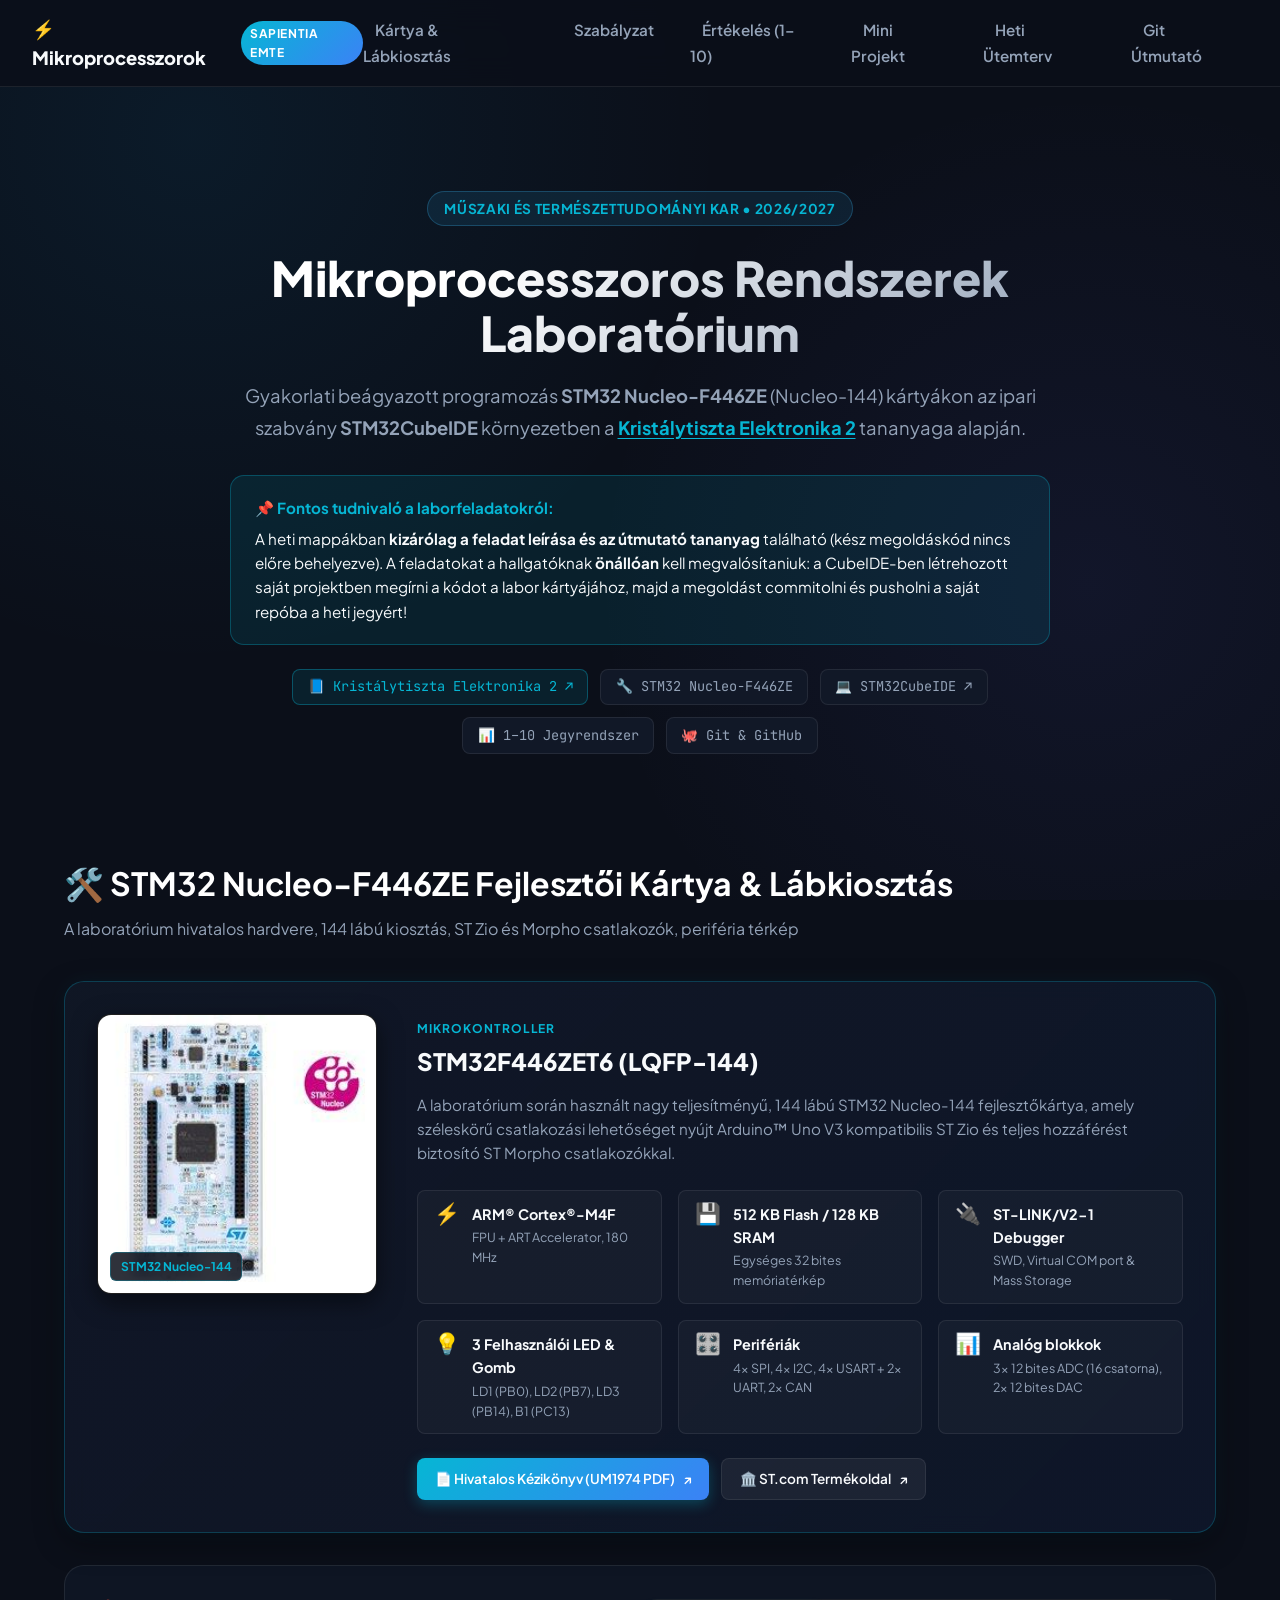
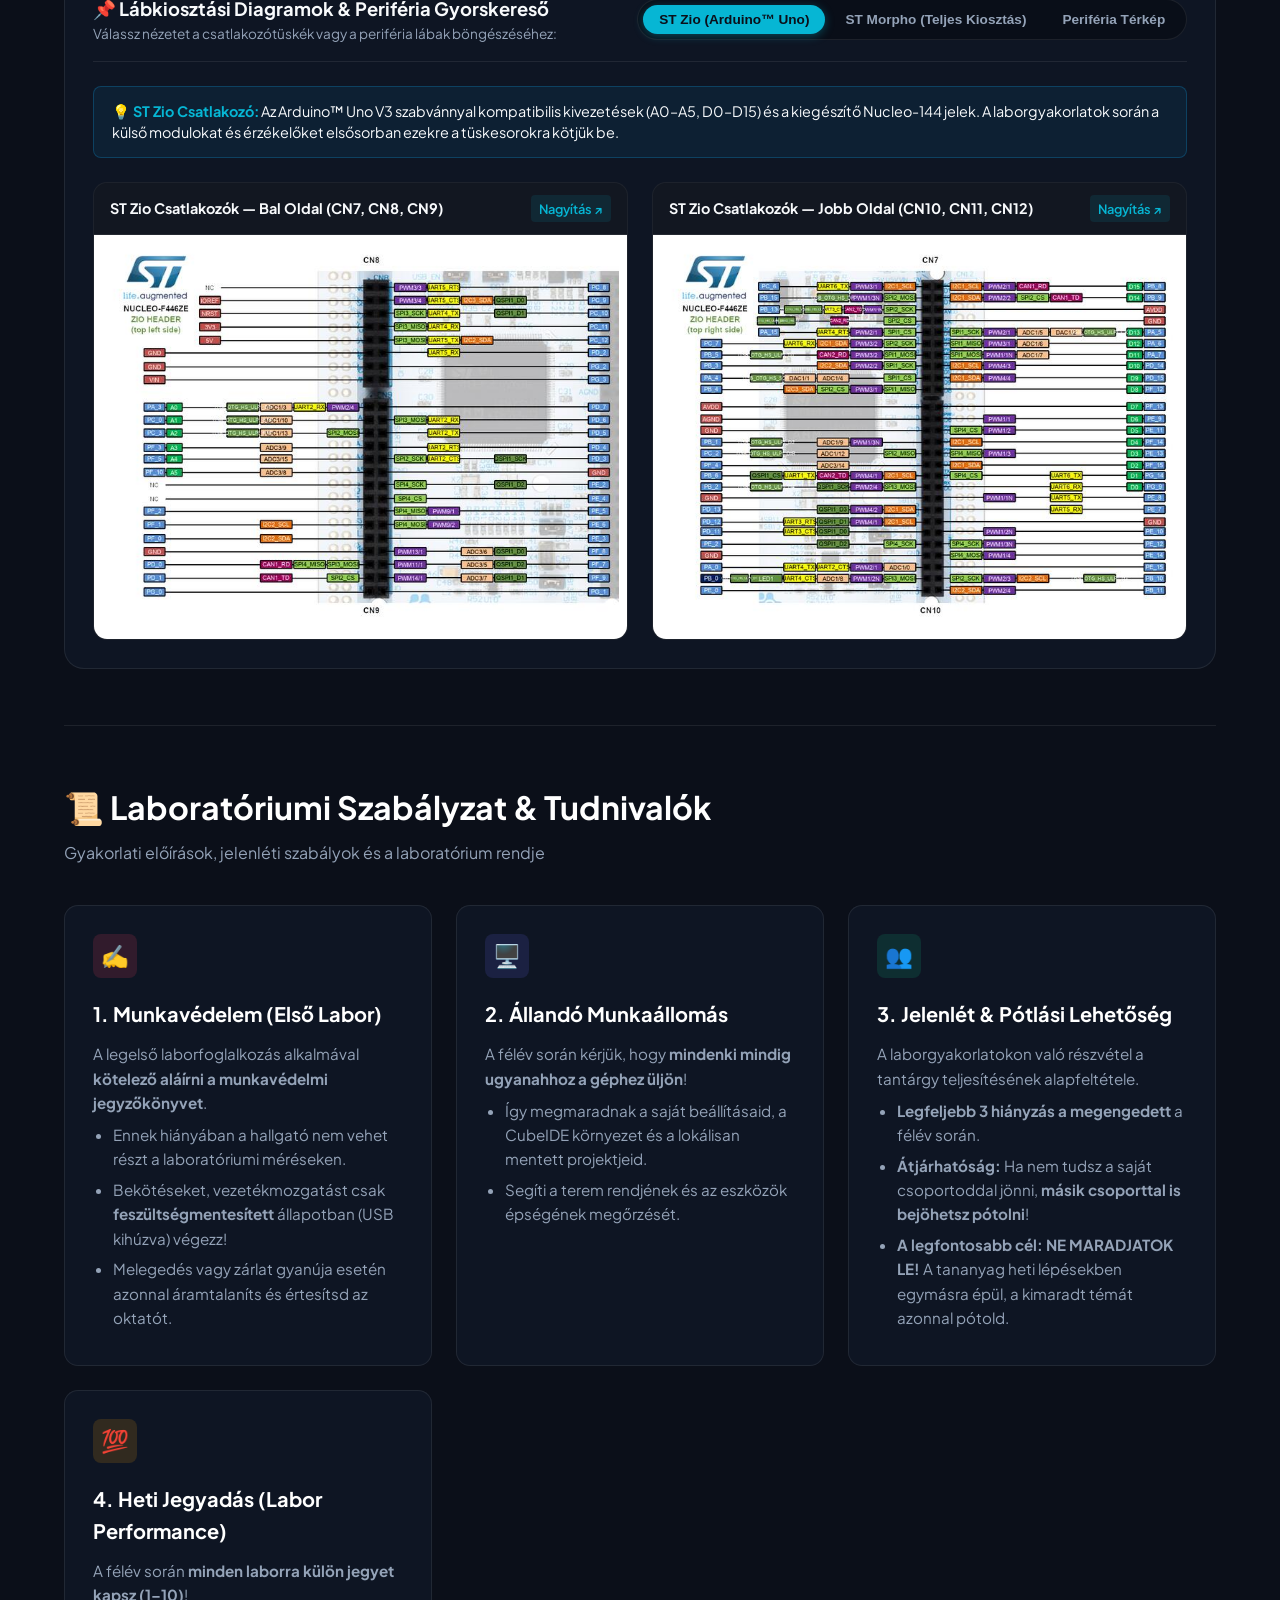
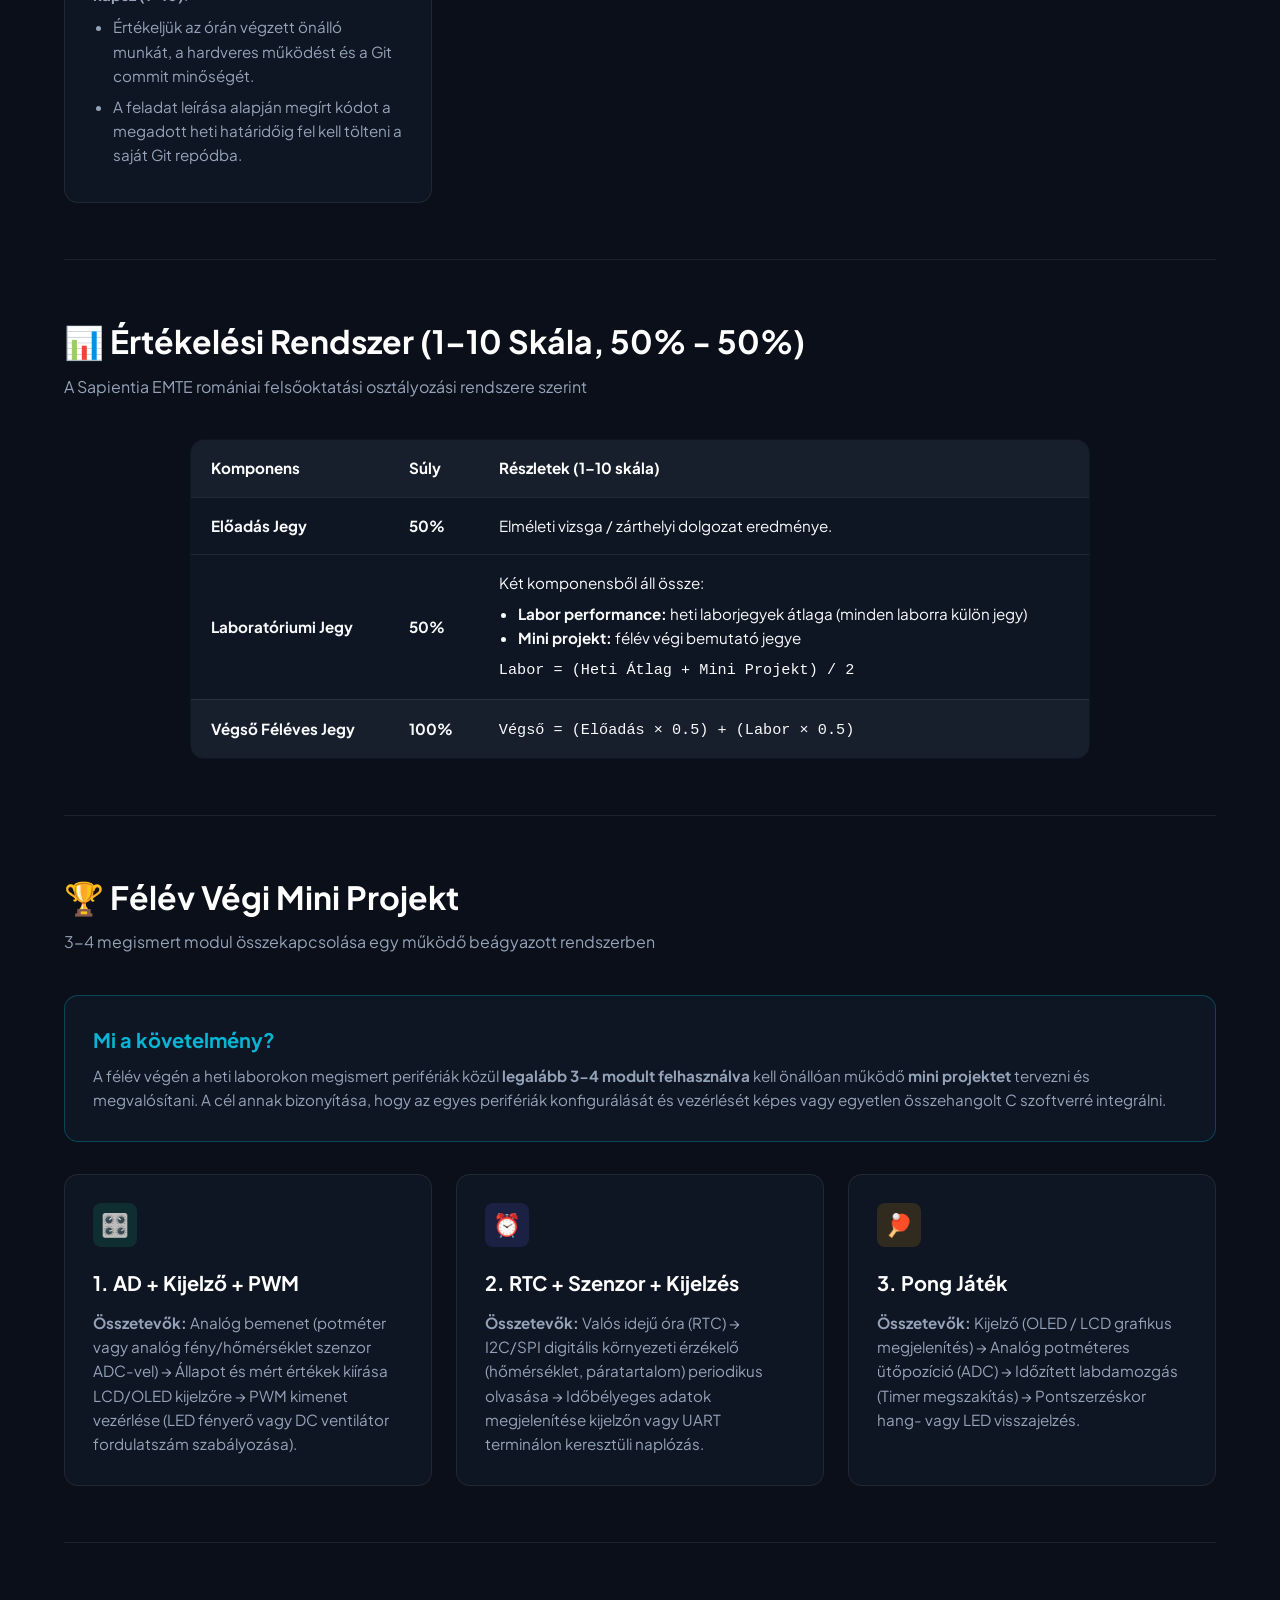
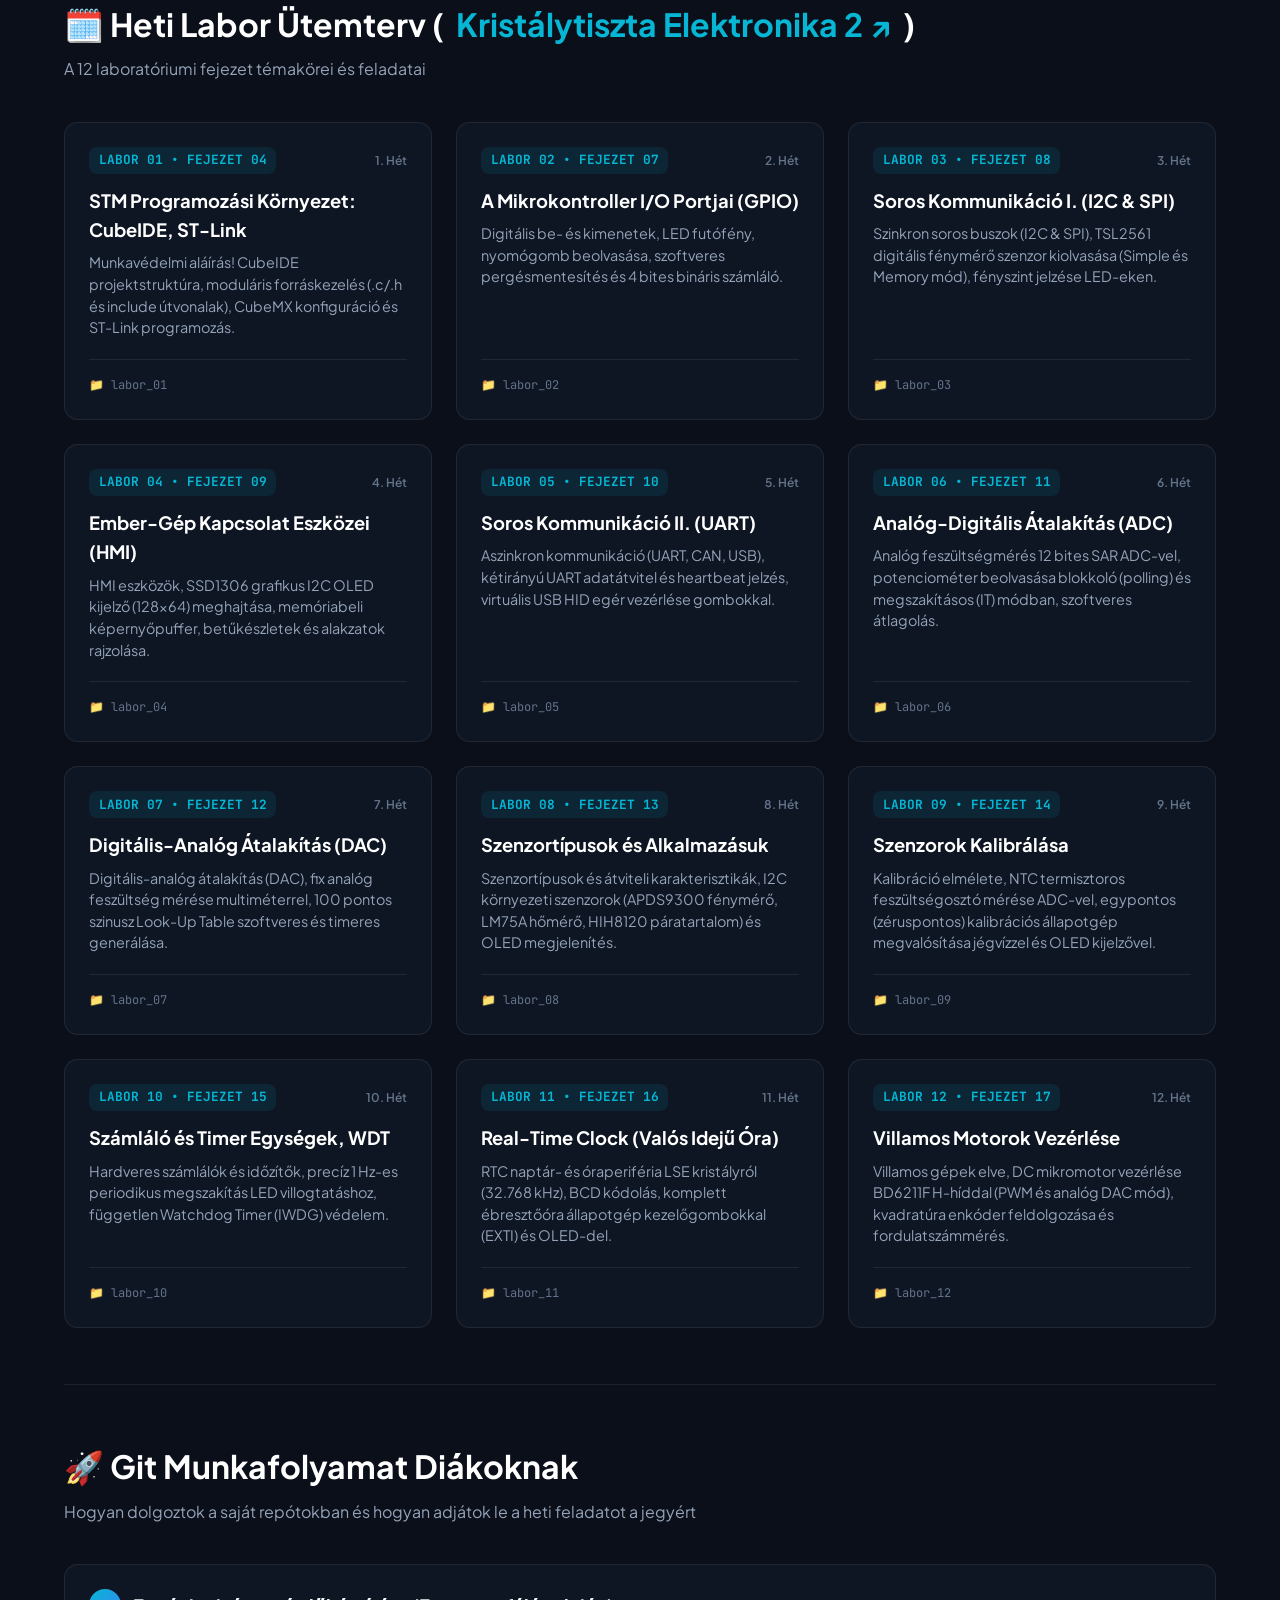
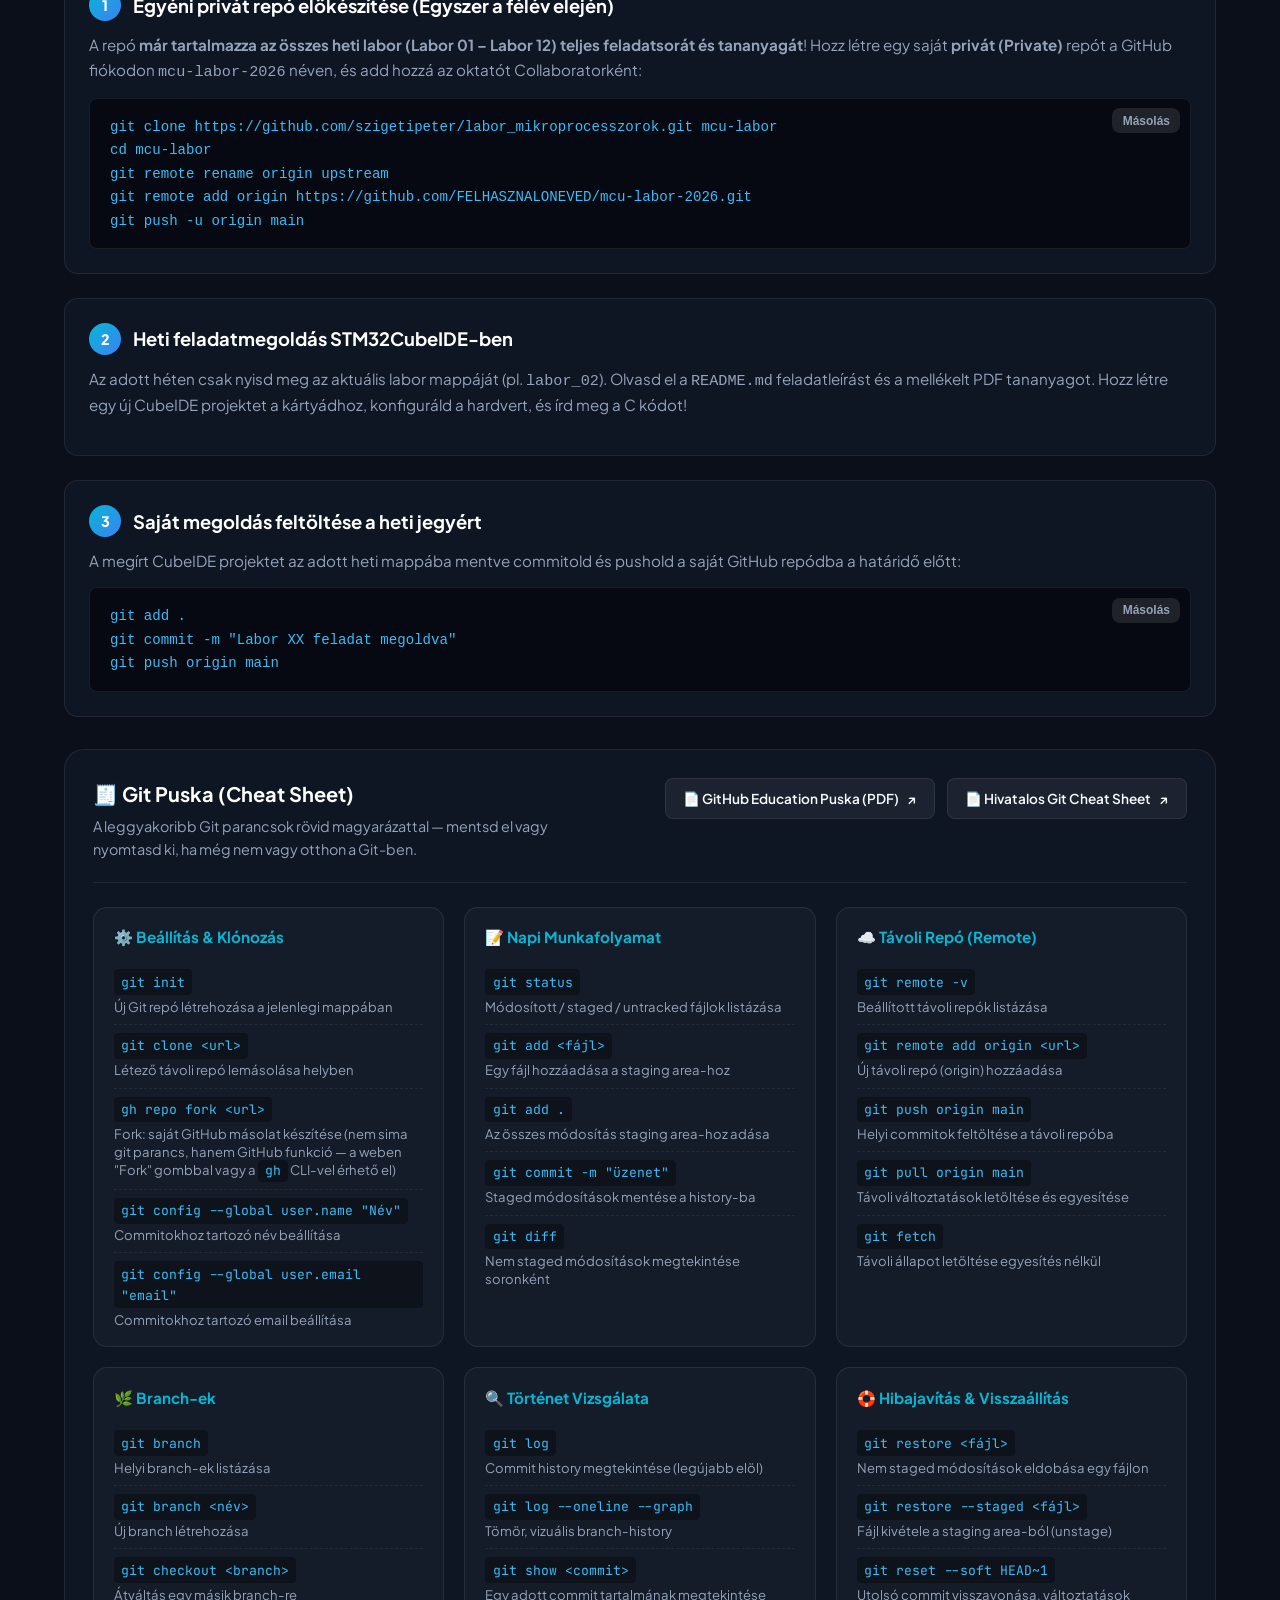
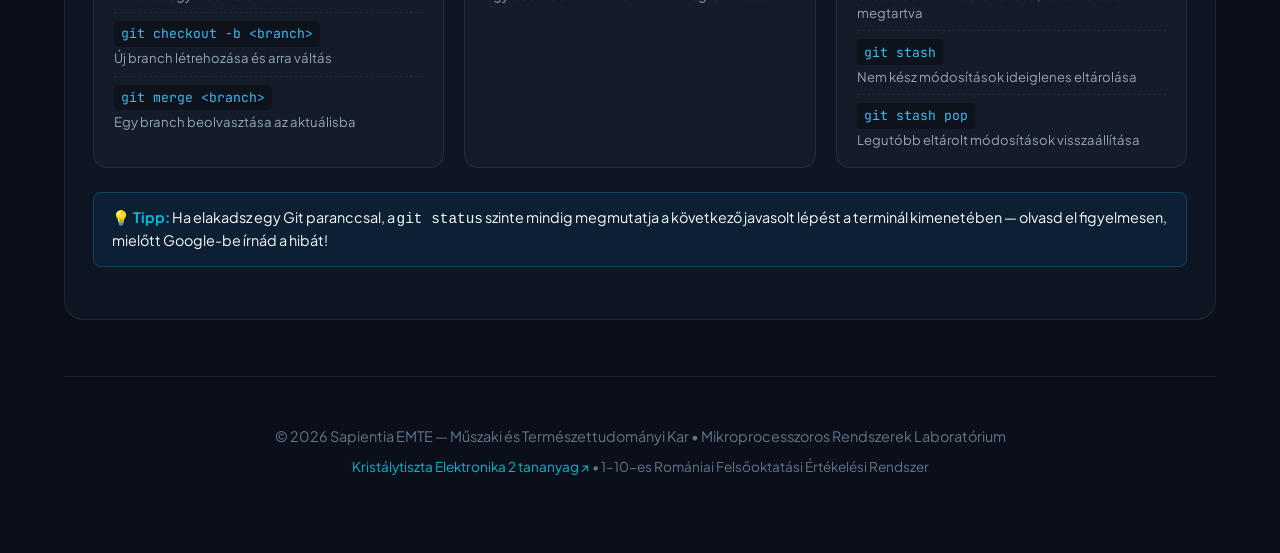
<file: docs/index.html>
<!DOCTYPE html>
<html lang="hu">
<head>
  <meta charset="UTF-8">
  <meta name="viewport" content="width=device-width, initial-scale=1.0">
  <title>Mikroprocesszoros Rendszerek Laboratórium | Sapientia EMTE</title>
  <meta name="description" content="Hivatalos laboratóriumi útmutató, szabályzat, 1-10-es értékelési rendszer, heti tananyag és mini projekt követelmények.">
  <link rel="stylesheet" href="style.css">
</head>
<body>

  <!-- NAVIGATION -->
  <nav class="navbar">
    <a href="#" class="nav-brand">
      <span>⚡ Mikroprocesszorok</span>
      <span class="nav-badge">Sapientia EMTE</span>
    </a>
    <ul class="nav-links">
      <li><a href="#hardver">Kártya & Lábkiosztás</a></li>
      <li><a href="#szabalyzat">Szabályzat</a></li>
      <li><a href="#erteceles">Értékelés (1–10)</a></li>
      <li><a href="#miniprojekt">Mini Projekt</a></li>
      <li><a href="#utemterv">Heti Ütemterv</a></li>
      <li><a href="#git-utmutato">Git Útmutató</a></li>
    </ul>
  </nav>

  <div class="container">

    <!-- HERO SECTION -->
    <header class="hero">
      <div class="hero-subtitle">Műszaki és Természettudományi Kar • 2026/2027</div>
      <h1>Mikroprocesszoros Rendszerek Laboratórium</h1>
      <p>
        Gyakorlati beágyazott programozás <strong>STM32 Nucleo-F446ZE</strong> (Nucleo-144) kártyákon az ipari szabvány <strong>STM32CubeIDE</strong> környezetben a <a href="https://crystalclearelectronics2.eu/hu/" target="_blank" rel="noopener noreferrer" style="color: var(--accent-cyan); text-decoration: underline; text-underline-offset: 3px;"><strong>Kristálytiszta Elektronika 2</strong></a> tananyaga alapján.
      </p>

      <!-- FONTOS MEGJEGYZÉS: FELADATOK ÉS KÓDÍRÁS -->
      <div style="background: rgba(6, 182, 212, 0.1); border: 1px solid rgba(6, 182, 212, 0.3); border-radius: var(--radius-md); padding: 1.25rem 1.5rem; margin: 1.5rem auto; max-width: 820px; text-align: left; font-size: 0.95rem;">
        <strong style="color: var(--accent-cyan); display: flex; align-items: center; gap: 0.5rem; margin-bottom: 0.4rem;">
          📌 Fontos tudnivaló a laborfeladatokról:
        </strong>
        A heti mappákban <strong>kizárólag a feladat leírása és az útmutató tananyag</strong> található (kész megoldáskód nincs előre behelyezve). 
        A feladatokat a hallgatóknak <strong>önállóan</strong> kell megvalósítaniuk: a CubeIDE-ben létrehozott saját projektben megírni a kódot a labor kártyájához, majd a megoldást commitolni és pusholni a saját repóba a heti jegyért!
      </div>

      <div class="hero-tags">
        <a href="https://crystalclearelectronics2.eu/hu/" target="_blank" rel="noopener noreferrer" class="tag tag-highlight" title="Kristálytiszta Elektronika 2 hivatalos tananyag weboldal">
          📘 Kristálytiszta Elektronika 2 ↗
        </a>
        <a href="#hardver" class="tag" title="Ugrás a kártya és lábkiosztás szekcióhoz">
          🔧 STM32 Nucleo-F446ZE
        </a>
        <a href="https://www.st.com/en/development-tools/stm32cubeide.html" target="_blank" rel="noopener noreferrer" class="tag" title="STMicroelectronics STM32CubeIDE">
          💻 STM32CubeIDE ↗
        </a>
        <a href="#erteceles" class="tag" title="Ugrás az értékelési rendszerhez">
          📊 1–10 Jegyrendszer
        </a>
        <a href="#git-utmutato" class="tag" title="Ugrás a Git munkafolyamathoz">
          🐙 Git & GitHub
        </a>
      </div>
    </header>

    <!-- SECTION: FEJLESZTŐI KÁRTYA & LÁBKIOSZTÁS -->
    <section id="hardver">
      <div class="section-header">
        <h2>🛠️ STM32 Nucleo-F446ZE Fejlesztői Kártya & Lábkiosztás</h2>
        <p>A laboratórium hivatalos hardvere, 144 lábú kiosztás, ST Zio és Morpho csatlakozók, periféria térkép</p>
      </div>

      <!-- KÁRTYA ÁTTEKINTÉS ÉS FŐBB SPECIFIKÁCIÓK -->
      <div class="card board-card" style="margin-bottom: 2rem;">
        <div class="board-overview-grid">
          <div class="board-image-wrap">
            <img src="img/nucleo_f446ze.jpg" alt="STM32 Nucleo-F446ZE Fejlesztői Kártya" class="board-photo">
            <div class="board-photo-badge">STM32 Nucleo-144</div>
          </div>
          <div class="board-info-wrap">
            <div class="board-chip-title">
              <span class="chip-label">Mikrokontroller</span>
              <h3>STM32F446ZET6 (LQFP-144)</h3>
            </div>
            <p class="board-summary">
              A laboratórium során használt nagy teljesítményű, 144 lábú STM32 Nucleo-144 fejlesztőkártya, amely széleskörű csatlakozási lehetőséget nyújt Arduino™ Uno V3 kompatibilis ST Zio és teljes hozzáférést biztosító ST Morpho csatlakozókkal.
            </p>

            <div class="specs-grid">
              <div class="spec-item">
                <span class="spec-icon">⚡</span>
                <div>
                  <strong>ARM® Cortex®-M4F</strong>
                  <small>FPU + ART Accelerator, 180 MHz</small>
                </div>
              </div>
              <div class="spec-item">
                <span class="spec-icon">💾</span>
                <div>
                  <strong>512 KB Flash / 128 KB SRAM</strong>
                  <small>Egységes 32 bites memóriatérkép</small>
                </div>
              </div>
              <div class="spec-item">
                <span class="spec-icon">🔌</span>
                <div>
                  <strong>ST-LINK/V2-1 Debugger</strong>
                  <small>SWD, Virtual COM port & Mass Storage</small>
                </div>
              </div>
              <div class="spec-item">
                <span class="spec-icon">💡</span>
                <div>
                  <strong>3 Felhasználói LED & Gomb</strong>
                  <small>LD1 (PB0), LD2 (PB7), LD3 (PB14), B1 (PC13)</small>
                </div>
              </div>
              <div class="spec-item">
                <span class="spec-icon">🎛️</span>
                <div>
                  <strong>Perifériák</strong>
                  <small>4x SPI, 4x I2C, 4x USART + 2x UART, 2x CAN</small>
                </div>
              </div>
              <div class="spec-item">
                <span class="spec-icon">📊</span>
                <div>
                  <strong>Analóg blokkok</strong>
                  <small>3x 12 bites ADC (16 csatorna), 2x 12 bites DAC</small>
                </div>
              </div>
            </div>

            <div class="doc-links">
              <a href="https://www.st.com/resource/en/user_manual/um1974-stm32-nucleo144-boards-mb1137-stmicroelectronics.pdf" target="_blank" rel="noopener noreferrer" class="btn btn-primary">
                <span>📄 Hivatalos Kézikönyv (UM1974 PDF)</span>
                <span class="external-icon">↗</span>
              </a>
              <a href="https://www.st.com/en/evaluation-tools/nucleo-f446ze.html" target="_blank" rel="noopener noreferrer" class="btn btn-secondary">
                <span>🏛️ ST.com Termékoldal</span>
                <span class="external-icon">↗</span>
              </a>
            </div>
          </div>
        </div>
      </div>

      <!-- INTERAKTÍV LÁBKIOSZTÁSI DIAGRAMOK & TÁBLÁZATOK -->
      <div class="diagram-section-card">
        <div class="diagram-tabs-header">
          <div class="tab-title-group">
            <h3>📌 Lábkiosztási Diagramok & Periféria Gyorskereső</h3>
            <p>Válassz nézetet a csatlakozótüskék vagy a periféria lábak böngészéséhez:</p>
          </div>
          <div class="diagram-tabs" role="tablist">
            <button class="diagram-tab-btn active" data-tab="tab-zio" role="tab" aria-selected="true">
              ST Zio (Arduino™ Uno)
            </button>
            <button class="diagram-tab-btn" data-tab="tab-morpho" role="tab" aria-selected="false">
              ST Morpho (Teljes Kiosztás)
            </button>
            <button class="diagram-tab-btn" data-tab="tab-periferiak" role="tab" aria-selected="false">
              Periféria Térkép
            </button>
          </div>
        </div>

        <!-- TAB 1: ST ZIO CONNECTORS -->
        <div class="diagram-panel active" id="tab-zio" role="tabpanel">
          <div class="panel-desc-alert">
            <strong>💡 ST Zio Csatlakozó:</strong> Az Arduino™ Uno V3 szabvánnyal kompatibilis kivezetések (A0–A5, D0–D15) és a kiegészítő Nucleo-144 jelek. A laborgyakorlatok során a külső modulokat és érzékelőket elsősorban ezekre a tüskesorokra kötjük be.
          </div>
          <div class="diagram-grid">
            <div class="diagram-box">
              <div class="diagram-box-header">
                <h4>ST Zio Csatlakozók — Bal Oldal (CN7, CN8, CN9)</h4>
                <a href="img/nucleo_f446ze_zio_left.jpg" target="_blank" class="zoom-link" title="Megnyitás teljes méretben">Nagyítás ↗</a>
              </div>
              <div class="diagram-img-wrap">
                <img src="img/nucleo_f446ze_zio_left.jpg" alt="ST Zio Bal Oldal Lábkiosztás" loading="lazy">
              </div>
            </div>
            <div class="diagram-box">
              <div class="diagram-box-header">
                <h4>ST Zio Csatlakozók — Jobb Oldal (CN10, CN11, CN12)</h4>
                <a href="img/nucleo_f446ze_zio_right.jpg" target="_blank" class="zoom-link" title="Megnyitás teljes méretben">Nagyítás ↗</a>
              </div>
              <div class="diagram-img-wrap">
                <img src="img/nucleo_f446ze_zio_right.jpg" alt="ST Zio Jobb Oldal Lábkiosztás" loading="lazy">
              </div>
            </div>
          </div>
        </div>

        <!-- TAB 2: ST MORPHO CONNECTORS -->
        <div class="diagram-panel" id="tab-morpho" role="tabpanel" style="display: none;">
          <div class="panel-desc-alert">
            <strong>🔌 ST Morpho Csatlakozó:</strong> A kétoldali sűrű tüskesor közvetlen hozzáférést biztosít a kontroller mind az 144 kivezetéséhez (CN11 és CN12).
          </div>
          <div class="diagram-grid">
            <div class="diagram-box">
              <div class="diagram-box-header">
                <h4>ST Morpho Csatlakozók — Bal Oldal (CN11)</h4>
                <a href="img/nucleo_f446ze_morpho_left.jpg" target="_blank" class="zoom-link" title="Megnyitás teljes méretben">Nagyítás ↗</a>
              </div>
              <div class="diagram-img-wrap">
                <img src="img/nucleo_f446ze_morpho_left.jpg" alt="ST Morpho Bal Oldal Lábkiosztás" loading="lazy">
              </div>
            </div>
            <div class="diagram-box">
              <div class="diagram-box-header">
                <h4>ST Morpho Csatlakozók — Jobb Oldal (CN12)</h4>
                <a href="img/nucleo_f446ze_morpho_right.jpg" target="_blank" class="zoom-link" title="Megnyitás teljes méretben">Nagyítás ↗</a>
              </div>
              <div class="diagram-img-wrap">
                <img src="img/nucleo_f446ze_morpho_right.jpg" alt="ST Morpho Jobb Oldal Lábkiosztás" loading="lazy">
              </div>
            </div>
          </div>
        </div>

        <!-- TAB 3: PERIFÉRIA GYORSKERESŐ TÁBLÁZAT -->
        <div class="diagram-panel" id="tab-periferiak" role="tabpanel" style="display: none;">
          <div class="panel-desc-alert">
            <strong>⚡ Leggyakrabban használt laboratóriumi lábak:</strong> Az alábbi táblázatban azonnal megtalálod a heti feladatokhoz szükséges gyári LED, nyomógomb és kommunikációs busz kivezetéseket.
          </div>
          <div class="table-responsive">
            <table class="pin-mapping-table">
              <thead>
                <tr>
                  <th>Funkció / Periféria</th>
                  <th>Kivezetés (Pin)</th>
                  <th>ST Zio / Csatlakozó</th>
                  <th>Leírás & Használat a Laboron</th>
                </tr>
              </thead>
              <tbody>
                <tr>
                  <td><span class="pin-badge led-green">LD1 (Zöld LED)</span></td>
                  <td><code>PB0</code></td>
                  <td>Alaplapi LED</td>
                  <td>Labor 02: Első GPIO kimeneti és villogtató programok, futás visszajelzés</td>
                </tr>
                <tr>
                  <td><span class="pin-badge led-blue">LD2 (Kék LED)</span></td>
                  <td><code>PB7</code></td>
                  <td>Alaplapi LED</td>
                  <td>Állapotgép és időzített villogtatás (Timer/PWM)</td>
                </tr>
                <tr>
                  <td><span class="pin-badge led-red">LD3 (Piros LED)</span></td>
                  <td><code>PB14</code></td>
                  <td>Alaplapi LED</td>
                  <td>Hibaállapot vagy küszöbérték túllépés jelzése</td>
                </tr>
                <tr>
                  <td><span class="pin-badge button-blue">B1 Felhasználói Gomb</span></td>
                  <td><code>PC13</code></td>
                  <td>Alaplapi Nyomógomb</td>
                  <td>Kék gomb, aktív alacsony (Pull-up javasolt), külső megszakítás (EXTI13)</td>
                </tr>
                <tr>
                  <td><span class="pin-badge uart">ST-Link Virtual COM</span></td>
                  <td><code>PD8</code> (TX), <code>PD9</code> (RX)</td>
                  <td>USART3 (USB-n keresztül)</td>
                  <td>Soros terminál (PuTTY / TeraTerm), printf kimenet PC-re</td>
                </tr>
                <tr>
                  <td><span class="pin-badge i2c">I2C1 Busz</span></td>
                  <td><code>PB8</code> (SCL), <code>PB9</code> (SDA)</td>
                  <td>D15 (SCL), D14 (SDA)</td>
                  <td>Külső digitális hőmérő, OLED kijelző és környezeti szenzorok</td>
                </tr>
                <tr>
                  <td><span class="pin-badge spi">SPI1 Busz</span></td>
                  <td><code>PA5</code> (SCK), <code>PA6</code> (MISO), <code>PA7</code> (MOSI), <code>PD14</code> (CS)</td>
                  <td>D13 (SCK), D12 (MISO), D11 (MOSI)</td>
                  <td>Nagysebességű grafikus kijelzők, SPI memóriák</td>
                </tr>
                <tr>
                  <td><span class="pin-badge adc">Analóg Bemenetek (ADC)</span></td>
                  <td><code>PA3</code> (A0), <code>PC0</code> (A1), <code>PC3</code> (A2)</td>
                  <td>A0, A1, A2 tüskék</td>
                  <td>Potenciométer, analóg fotoellenállás vagy analóg hőmérő mérése</td>
                </tr>
                <tr>
                  <td><span class="pin-badge dac">Analóg Kimenet (DAC)</span></td>
                  <td><code>PA4</code> (DAC_OUT1)</td>
                  <td>A2 tüske / CN9-4</td>
                  <td>Labor 07: Szinusz és tetszőleges analóg feszültség előállítása</td>
                </tr>
              </tbody>
            </table>
          </div>
        </div>
      </div>
    </section>

    <!-- SECTION: SZABÁLYZAT -->
    <section id="szabalyzat">
      <div class="section-header">
        <h2>📜 Laboratóriumi Szabályzat & Tudnivalók</h2>
        <p>Gyakorlati előírások, jelenléti szabályok és a laboratórium rendje</p>
      </div>

      <div class="grid-2">
        <div class="card accent-rose">
          <div class="card-icon">✍️</div>
          <h3>1. Munkavédelem (Első Labor)</h3>
          <p>A legelső laborfoglalkozás alkalmával <strong>kötelező aláírni a munkavédelmi jegyzőkönyvet</strong>.</p>
          <ul>
            <li>Ennek hiányában a hallgató nem vehet részt a laboratóriumi méréseken.</li>
            <li>Bekötéseket, vezetékmozgatást csak <strong>feszültségmentesített</strong> állapotban (USB kihúzva) végezz!</li>
            <li>Melegedés vagy zárlat gyanúja esetén azonnal áramtalaníts és értesítsd az oktatót.</li>
          </ul>
        </div>

        <div class="card accent-indigo">
          <div class="card-icon">🖥️</div>
          <h3>2. Állandó Munkaállomás</h3>
          <p>A félév során kérjük, hogy <strong>mindenki mindig ugyanahhoz a géphez üljön</strong>!</p>
          <ul>
            <li>Így megmaradnak a saját beállításaid, a CubeIDE környezet és a lokálisan mentett projektjeid.</li>
            <li>Segíti a terem rendjének és az eszközök épségének megőrzését.</li>
          </ul>
        </div>

        <div class="card accent-emerald">
          <div class="card-icon">👥</div>
          <h3>3. Jelenlét & Pótlási Lehetőség</h3>
          <p>A laborgyakorlatokon való részvétel a tantárgy teljesítésének alapfeltétele.</p>
          <ul>
            <li><strong>Legfeljebb 3 hiányzás a megengedett</strong> a félév során.</li>
            <li><strong>Átjárhatóság:</strong> Ha nem tudsz a saját csoportoddal jönni, <strong>másik csoporttal is bejöhetsz pótolni</strong>!</li>
            <li><strong>A legfontosabb cél: NE MARADJATOK LE!</strong> A tananyag heti lépésekben egymásra épül, a kimaradt témát azonnal pótold.</li>
          </ul>
        </div>

        <div class="card accent-amber">
          <div class="card-icon">💯</div>
          <h3>4. Heti Jegyadás (Labor Performance)</h3>
          <p>A félév során <strong>minden laborra külön jegyet kapsz (1–10)</strong>!</p>
          <ul>
            <li>Értékeljük az órán végzett önálló munkát, a hardveres működést és a Git commit minőségét.</li>
            <li>A feladat leírása alapján megírt kódot a megadott heti határidőig fel kell tölteni a saját Git repódba.</li>
          </ul>
        </div>
      </div>
    </section>

    <!-- SECTION: ÉRTÉKELÉS -->
    <section id="erteceles">
      <div class="section-header">
        <h2>📊 Értékelési Rendszer (1–10 Skála, 50% - 50%)</h2>
        <p>A Sapientia EMTE romániai felsőoktatási osztályozási rendszere szerint</p>
      </div>

      <div class="grading-container">
        <table class="grading-table">
          <thead>
            <tr>
              <th>Komponens</th>
              <th>Súly</th>
              <th>Részletek (1–10 skála)</th>
            </tr>
          </thead>
          <tbody>
            <tr>
              <td><strong>Előadás Jegy</strong></td>
              <td><strong>50%</strong></td>
              <td>Elméleti vizsga / zárthelyi dolgozat eredménye.</td>
            </tr>
            <tr>
              <td><strong>Laboratóriumi Jegy</strong></td>
              <td><strong>50%</strong></td>
              <td>
                Két komponensből áll össze:
                <ul style="margin-top: 0.4rem; padding-left: 1.2rem;">
                  <li><strong>Labor performance:</strong> heti laborjegyek átlaga (minden laborra külön jegy)</li>
                  <li><strong>Mini projekt:</strong> félév végi bemutató jegye</li>
                </ul>
                <code style="display: inline-block; margin-top: 0.5rem;">Labor = (Heti Átlag + Mini Projekt) / 2</code>
              </td>
            </tr>
            <tr style="background: rgba(255,255,255,0.04);">
              <td><strong>Végső Féléves Jegy</strong></td>
              <td><strong>100%</strong></td>
              <td><code>Végső = (Előadás × 0.5) + (Labor × 0.5)</code></td>
            </tr>
          </tbody>
        </table>
      </div>
    </section>

    <!-- SECTION: MINI PROJEKT -->
    <section id="miniprojekt">
      <div class="section-header">
        <h2>🏆 Félév Végi Mini Projekt</h2>
        <p>3-4 megismert modul összekapcsolása egy működő beágyazott rendszerben</p>
      </div>

      <div class="card" style="margin-bottom: 2rem; border-color: rgba(6, 182, 212, 0.3);">
        <h3 style="color: var(--accent-cyan); margin-bottom: 0.5rem;">Mi a követelmény?</h3>
        <p>
          A félév végén a heti laborokon megismert perifériák közül 
          <strong>legalább 3-4 modult felhasználva</strong> kell önállóan működő <strong>mini projektet</strong> tervezni és megvalósítani.
          A cél annak bizonyítása, hogy az egyes perifériák konfigurálását és vezérlését képes vagy egyetlen összehangolt C szoftverré integrálni.
        </p>
      </div>

      <div class="grid-3">
        <!-- Példa 1 -->
        <div class="card accent-emerald">
          <div class="card-icon">🎛️</div>
          <h3>1. AD + Kijelző + PWM</h3>
          <p><strong>Összetevők:</strong> Analóg bemenet (potméter vagy analóg fény/hőmérséklet szenzor ADC-vel) &rarr; Állapot és mért értékek kiírása LCD/OLED kijelzőre &rarr; PWM kimenet vezérlése (LED fényerő vagy DC ventilátor fordulatszám szabályozása).</p>
        </div>

        <!-- Példa 2 -->
        <div class="card accent-indigo">
          <div class="card-icon">⏰</div>
          <h3>2. RTC + Szenzor + Kijelzés</h3>
          <p><strong>Összetevők:</strong> Valós idejű óra (RTC) &rarr; I2C/SPI digitális környezeti érzékelő (hőmérséklet, páratartalom) periodikus olvasása &rarr; Időbélyeges adatok megjelenítése kijelzőn vagy UART terminálon keresztüli naplózás.</p>
        </div>

        <!-- Példa 3 -->
        <div class="card accent-amber">
          <div class="card-icon">🏓</div>
          <h3>3. Pong Játék</h3>
          <p><strong>Összetevők:</strong> Kijelző (OLED / LCD grafikus megjelenítés) &rarr; Analóg potméteres ütőpozíció (ADC) &rarr; Időzített labdamozgás (Timer megszakítás) &rarr; Pontszerzéskor hang- vagy LED visszajelzés.</p>
        </div>
      </div>
    </section>

    <!-- SECTION: HETI ÜTEMTERV -->
    <section id="utemterv">
      <div class="section-header">
        <h2>🗓️ Heti Labor Ütemterv (<a href="https://crystalclearelectronics2.eu/hu/" target="_blank" rel="noopener noreferrer" style="color: var(--accent-cyan); text-decoration: none;">Kristálytiszta Elektronika 2 ↗</a>)</h2>
        <p>A 12 laboratóriumi fejezet témakörei és feladatai</p>
      </div>

      <div class="schedule-grid">
        <!-- Labor 01 (Fejezet 04) -->
        <div class="lab-item">
          <div class="lab-header">
            <span class="lab-num">LABOR 01 • FEJEZET 04</span>
            <span class="lab-badge">1. Hét</span>
          </div>
          <div class="lab-title">STM Programozási Környezet: CubeIDE, ST-Link</div>
          <p class="lab-desc">Munkavédelmi aláírás! CubeIDE projektstruktúra, moduláris forráskezelés (.c/.h és include útvonalak), CubeMX konfiguráció és ST-Link programozás.</p>
          <div class="lab-meta">
            <span class="lab-folder">📁 labor_01</span>
          </div>
        </div>

        <!-- Labor 02 (Fejezet 07) -->
        <div class="lab-item">
          <div class="lab-header">
            <span class="lab-num">LABOR 02 • FEJEZET 07</span>
            <span class="lab-badge">2. Hét</span>
          </div>
          <div class="lab-title">A Mikrokontroller I/O Portjai (GPIO)</div>
          <p class="lab-desc">Digitális be- és kimenetek, LED futófény, nyomógomb beolvasása, szoftveres pergésmentesítés és 4 bites bináris számláló.</p>
          <div class="lab-meta">
            <span class="lab-folder">📁 labor_02</span>
          </div>
        </div>

        <!-- Labor 03 (Fejezet 08) -->
        <div class="lab-item">
          <div class="lab-header">
            <span class="lab-num">LABOR 03 • FEJEZET 08</span>
            <span class="lab-badge">3. Hét</span>
          </div>
          <div class="lab-title">Soros Kommunikáció I. (I2C & SPI)</div>
          <p class="lab-desc">Szinkron soros buszok (I2C & SPI), TSL2561 digitális fénymérő szenzor kiolvasása (Simple és Memory mód), fényszint jelzése LED-eken.</p>
          <div class="lab-meta">
            <span class="lab-folder">📁 labor_03</span>
          </div>
        </div>

        <!-- Labor 04 (Fejezet 09) -->
        <div class="lab-item">
          <div class="lab-header">
            <span class="lab-num">LABOR 04 • FEJEZET 09</span>
            <span class="lab-badge">4. Hét</span>
          </div>
          <div class="lab-title">Ember-Gép Kapcsolat Eszközei (HMI)</div>
          <p class="lab-desc">HMI eszközök, SSD1306 grafikus I2C OLED kijelző (128x64) meghajtása, memóriabeli képernyőpuffer, betűkészletek és alakzatok rajzolása.</p>
          <div class="lab-meta">
            <span class="lab-folder">📁 labor_04</span>
          </div>
        </div>

        <!-- Labor 05 (Fejezet 10) -->
        <div class="lab-item">
          <div class="lab-header">
            <span class="lab-num">LABOR 05 • FEJEZET 10</span>
            <span class="lab-badge">5. Hét</span>
          </div>
          <div class="lab-title">Soros Kommunikáció II. (UART)</div>
          <p class="lab-desc">Aszinkron kommunikáció (UART, CAN, USB), kétirányú UART adatátvitel és heartbeat jelzés, virtuális USB HID egér vezérlése gombokkal.</p>
          <div class="lab-meta">
            <span class="lab-folder">📁 labor_05</span>
          </div>
        </div>

        <!-- Labor 06 (Fejezet 11) -->
        <div class="lab-item">
          <div class="lab-header">
            <span class="lab-num">LABOR 06 • FEJEZET 11</span>
            <span class="lab-badge">6. Hét</span>
          </div>
          <div class="lab-title">Analóg-Digitális Átalakítás (ADC)</div>
          <p class="lab-desc">Analóg feszültségmérés 12 bites SAR ADC-vel, potenciométer beolvasása blokkoló (polling) és megszakításos (IT) módban, szoftveres átlagolás.</p>
          <div class="lab-meta">
            <span class="lab-folder">📁 labor_06</span>
          </div>
        </div>

        <!-- Labor 07 (Fejezet 12) -->
        <div class="lab-item">
          <div class="lab-header">
            <span class="lab-num">LABOR 07 • FEJEZET 12</span>
            <span class="lab-badge">7. Hét</span>
          </div>
          <div class="lab-title">Digitális-Analóg Átalakítás (DAC)</div>
          <p class="lab-desc">Digitális-analóg átalakítás (DAC), fix analóg feszültség mérése multiméterrel, 100 pontos szinusz Look-Up Table szoftveres és timeres generálása.</p>
          <div class="lab-meta">
            <span class="lab-folder">📁 labor_07</span>
          </div>
        </div>

        <!-- Labor 08 (Fejezet 13) -->
        <div class="lab-item">
          <div class="lab-header">
            <span class="lab-num">LABOR 08 • FEJEZET 13</span>
            <span class="lab-badge">8. Hét</span>
          </div>
          <div class="lab-title">Szenzortípusok és Alkalmazásuk</div>
          <p class="lab-desc">Szenzortípusok és átviteli karakterisztikák, I2C környezeti szenzorok (APDS9300 fénymérő, LM75A hőmérő, HIH8120 páratartalom) és OLED megjelenítés.</p>
          <div class="lab-meta">
            <span class="lab-folder">📁 labor_08</span>
          </div>
        </div>

        <!-- Labor 09 (Fejezet 14) -->
        <div class="lab-item">
          <div class="lab-header">
            <span class="lab-num">LABOR 09 • FEJEZET 14</span>
            <span class="lab-badge">9. Hét</span>
          </div>
          <div class="lab-title">Szenzorok Kalibrálása</div>
          <p class="lab-desc">Kalibráció elmélete, NTC termisztoros feszültségosztó mérése ADC-vel, egypontos (zéruspontos) kalibrációs állapotgép megvalósítása jégvízzel és OLED kijelzővel.</p>
          <div class="lab-meta">
            <span class="lab-folder">📁 labor_09</span>
          </div>
        </div>

        <!-- Labor 10 (Fejezet 15) -->
        <div class="lab-item">
          <div class="lab-header">
            <span class="lab-num">LABOR 10 • FEJEZET 15</span>
            <span class="lab-badge">10. Hét</span>
          </div>
          <div class="lab-title">Számláló és Timer Egységek, WDT</div>
          <p class="lab-desc">Hardveres számlálók és időzítők, precíz 1 Hz-es periodikus megszakítás LED villogtatáshoz, független Watchdog Timer (IWDG) védelem.</p>
          <div class="lab-meta">
            <span class="lab-folder">📁 labor_10</span>
          </div>
        </div>

        <!-- Labor 11 (Fejezet 16) -->
        <div class="lab-item">
          <div class="lab-header">
            <span class="lab-num">LABOR 11 • FEJEZET 16</span>
            <span class="lab-badge">11. Hét</span>
          </div>
          <div class="lab-title">Real-Time Clock (Valós Idejű Óra)</div>
          <p class="lab-desc">RTC naptár- és óraperiféria LSE kristályról (32.768 kHz), BCD kódolás, komplett ébresztőóra állapotgép kezelőgombokkal (EXTI) és OLED-del.</p>
          <div class="lab-meta">
            <span class="lab-folder">📁 labor_11</span>
          </div>
        </div>

        <!-- Labor 12 (Fejezet 17) -->
        <div class="lab-item">
          <div class="lab-header">
            <span class="lab-num">LABOR 12 • FEJEZET 17</span>
            <span class="lab-badge">12. Hét</span>
          </div>
          <div class="lab-title">Villamos Motorok Vezérlése</div>
          <p class="lab-desc">Villamos gépek elve, DC mikromotor vezérlése BD6211F H-híddal (PWM és analóg DAC mód), kvadratúra enkóder feldolgozása és fordulatszámmérés.</p>
          <div class="lab-meta">
            <span class="lab-folder">📁 labor_12</span>
          </div>
        </div>
      </div>
    </section>

    <!-- SECTION: GIT ÚTMUTATÓ -->
    <section id="git-utmutato">
      <div class="section-header">
        <h2>🚀 Git Munkafolyamat Diákoknak</h2>
        <p>Hogyan dolgoztok a saját repótokban és hogyan adjátok le a heti feladatot a jegyért</p>
      </div>

      <div class="step-list">
        <!-- 1. Lépés -->
        <div class="step-card">
          <div class="step-header">
            <div class="step-number">1</div>
            <div class="step-title">Egyéni privát repó előkészítése (Egyszer a félév elején)</div>
          </div>
          <p>A repó <strong>már tartalmazza az összes heti labor (Labor 01 &ndash; Labor 12) teljes feladatsorát és tananyagát</strong>! Hozz létre egy saját <strong>privát (Private)</strong> repót a GitHub fiókodon <code>mcu-labor-2026</code> néven, és add hozzá az oktatót Collaboratorként:</p>
          <div class="code-block">
            <button class="copy-btn">Másolás</button>
            <code>git clone https://github.com/szigetipeter/labor_mikroprocesszorok.git mcu-labor
cd mcu-labor
git remote rename origin upstream
git remote add origin https://github.com/FELHASZNALONEVED/mcu-labor-2026.git
git push -u origin main</code>
          </div>
        </div>

        <!-- 2. Lépés -->
        <div class="step-card">
          <div class="step-header">
            <div class="step-number">2</div>
            <div class="step-title">Heti feladatmegoldás STM32CubeIDE-ben</div>
          </div>
          <p>Az adott héten csak nyisd meg az aktuális labor mappáját (pl. <code>labor_02</code>). Olvasd el a <code>README.md</code> feladatleírást és a mellékelt PDF tananyagot. Hozz létre egy új CubeIDE projektet a kártyádhoz, konfiguráld a hardvert, és írd meg a C kódot!</p>
        </div>

        <!-- 3. Lépés -->
        <div class="step-card">
          <div class="step-header">
            <div class="step-number">3</div>
            <div class="step-title">Saját megoldás feltöltése a heti jegyért</div>
          </div>
          <p>A megírt CubeIDE projektet az adott heti mappába mentve commitold és pushold a saját GitHub repódba a határidő előtt:</p>
          <div class="code-block">
            <button class="copy-btn">Másolás</button>
            <code>git add .
git commit -m "Labor XX feladat megoldva"
git push origin main</code>
          </div>
        </div>
      </div>

      <!-- GIT PUSKA / CHEAT SHEET -->
      <div class="cheatsheet-block">
        <div class="cheatsheet-header">
          <div>
            <h3>🧾 Git Puska (Cheat Sheet)</h3>
            <p>A leggyakoribb Git parancsok rövid magyarázattal — mentsd el vagy nyomtasd ki, ha még nem vagy otthon a Git-ben.</p>
          </div>
          <div class="cheatsheet-links">
            <a href="https://education.github.com/git-cheat-sheet-education.pdf" target="_blank" rel="noopener noreferrer" class="btn btn-secondary">
              <span>📄 GitHub Education Puska (PDF)</span>
              <span class="external-icon">↗</span>
            </a>
            <a href="https://git-scm.com/cheat-sheet" target="_blank" rel="noopener noreferrer" class="btn btn-secondary">
              <span>📄 Hivatalos Git Cheat Sheet</span>
              <span class="external-icon">↗</span>
            </a>
          </div>
        </div>

        <div class="cheatsheet-grid">
          <!-- Beállítás / Klónozás -->
          <div class="cheat-category">
            <h4>⚙️ Beállítás & Klónozás</h4>
            <div class="cheat-item"><code>git init</code><span>Új Git repó létrehozása a jelenlegi mappában</span></div>
            <div class="cheat-item"><code>git clone &lt;url&gt;</code><span>Létező távoli repó lemásolása helyben</span></div>
            <div class="cheat-item"><code>gh repo fork &lt;url&gt;</code><span>Fork: saját GitHub másolat készítése (nem sima git parancs, hanem GitHub funkció — a weben "Fork" gombbal vagy a <code>gh</code> CLI-vel érhető el)</span></div>
            <div class="cheat-item"><code>git config --global user.name "Név"</code><span>Commitokhoz tartozó név beállítása</span></div>
            <div class="cheat-item"><code>git config --global user.email "email"</code><span>Commitokhoz tartozó email beállítása</span></div>
          </div>

          <!-- Napi munkafolyamat -->
          <div class="cheat-category">
            <h4>📝 Napi Munkafolyamat</h4>
            <div class="cheat-item"><code>git status</code><span>Módosított / staged / untracked fájlok listázása</span></div>
            <div class="cheat-item"><code>git add &lt;fájl&gt;</code><span>Egy fájl hozzáadása a staging area-hoz</span></div>
            <div class="cheat-item"><code>git add .</code><span>Az összes módosítás staging area-hoz adása</span></div>
            <div class="cheat-item"><code>git commit -m "üzenet"</code><span>Staged módosítások mentése a history-ba</span></div>
            <div class="cheat-item"><code>git diff</code><span>Nem staged módosítások megtekintése soronként</span></div>
          </div>

          <!-- Távoli repó -->
          <div class="cheat-category">
            <h4>☁️ Távoli Repó (Remote)</h4>
            <div class="cheat-item"><code>git remote -v</code><span>Beállított távoli repók listázása</span></div>
            <div class="cheat-item"><code>git remote add origin &lt;url&gt;</code><span>Új távoli repó (origin) hozzáadása</span></div>
            <div class="cheat-item"><code>git push origin main</code><span>Helyi commitok feltöltése a távoli repóba</span></div>
            <div class="cheat-item"><code>git pull origin main</code><span>Távoli változtatások letöltése és egyesítése</span></div>
            <div class="cheat-item"><code>git fetch</code><span>Távoli állapot letöltése egyesítés nélkül</span></div>
          </div>

          <!-- Branch-ek -->
          <div class="cheat-category">
            <h4>🌿 Branch-ek</h4>
            <div class="cheat-item"><code>git branch</code><span>Helyi branch-ek listázása</span></div>
            <div class="cheat-item"><code>git branch &lt;név&gt;</code><span>Új branch létrehozása</span></div>
            <div class="cheat-item"><code>git checkout &lt;branch&gt;</code><span>Átváltás egy másik branch-re</span></div>
            <div class="cheat-item"><code>git checkout -b &lt;branch&gt;</code><span>Új branch létrehozása és arra váltás</span></div>
            <div class="cheat-item"><code>git merge &lt;branch&gt;</code><span>Egy branch beolvasztása az aktuálisba</span></div>
          </div>

          <!-- Történet vizsgálata -->
          <div class="cheat-category">
            <h4>🔍 Történet Vizsgálata</h4>
            <div class="cheat-item"><code>git log</code><span>Commit history megtekintése (legújabb elöl)</span></div>
            <div class="cheat-item"><code>git log --oneline --graph</code><span>Tömör, vizuális branch-history</span></div>
            <div class="cheat-item"><code>git show &lt;commit&gt;</code><span>Egy adott commit tartalmának megtekintése</span></div>
          </div>

          <!-- Hibajavítás / Visszaállítás -->
          <div class="cheat-category">
            <h4>🛟 Hibajavítás & Visszaállítás</h4>
            <div class="cheat-item"><code>git restore &lt;fájl&gt;</code><span>Nem staged módosítások eldobása egy fájlon</span></div>
            <div class="cheat-item"><code>git restore --staged &lt;fájl&gt;</code><span>Fájl kivétele a staging area-ból (unstage)</span></div>
            <div class="cheat-item"><code>git reset --soft HEAD~1</code><span>Utolsó commit visszavonása, változtatások megtartva</span></div>
            <div class="cheat-item"><code>git stash</code><span>Nem kész módosítások ideiglenes eltárolása</span></div>
            <div class="cheat-item"><code>git stash pop</code><span>Legutóbb eltárolt módosítások visszaállítása</span></div>
          </div>
        </div>

        <div class="panel-desc-alert" style="margin-top: 1.5rem;">
          <strong>💡 Tipp:</strong> Ha elakadsz egy Git paranccsal, a <code>git status</code> szinte mindig megmutatja a következő javasolt lépést a terminál kimenetében — olvasd el figyelmesen, mielőtt Google-be írnád a hibát!
        </div>
      </div>
    </section>

    <!-- FOOTER -->
    <footer>
      <p>&copy; 2026 Sapientia EMTE — Műszaki és Természettudományi Kar • Mikroprocesszoros Rendszerek Laboratórium</p>
      <p style="margin-top: 0.5rem; font-size: 0.85rem; color: var(--text-dim);">
        <a href="https://crystalclearelectronics2.eu/hu/" target="_blank" rel="noopener noreferrer" style="color: var(--accent-cyan); text-decoration: none;">Kristálytiszta Elektronika 2 tananyag ↗</a> • 1–10-es Romániai Felsőoktatási Értékelési Rendszer
      </p>
    </footer>

  </div>

  <script src="script.js"></script>
</body>
</html>
</file>
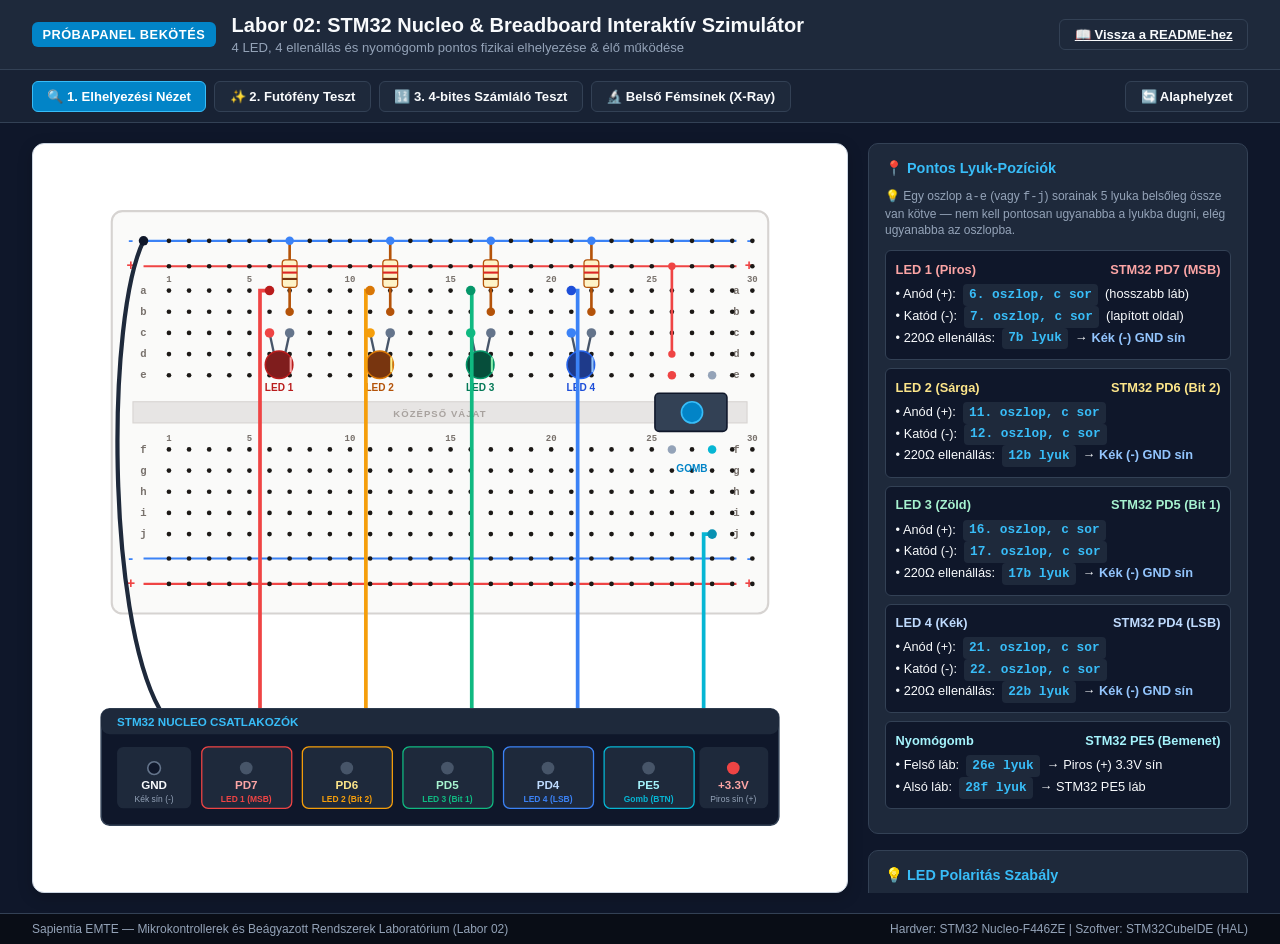
<file: labor_02/breadboard.html>
<!DOCTYPE html>
<html lang="hu">
<head>
  <meta charset="UTF-8">
  <meta name="viewport" content="width=device-width, initial-scale=1.0">
  <title>Labor 02: STM32 Nucleo & Breadboard Interaktív Bekötés és Szimulátor</title>
  <style>
    :root {
      --bg-dark: #0f172a;
      --panel-bg: #1e293b;
      --card-border: #334155;
      --accent-cyan: #38bdf8;
      --accent-blue: #3b82f6;
      --accent-emerald: #10b981;
      --accent-amber: #f59e0b;
      --accent-rose: #ef4444;
      --text-main: #f8fafc;
      --text-muted: #94a3b8;
    }

    * {
      box-sizing: border-box;
      margin: 0;
      padding: 0;
    }

    body {
      font-family: -apple-system, BlinkMacSystemFont, "Segoe UI", Roboto, Helvetica, Arial, sans-serif;
      background-color: var(--bg-dark);
      color: var(--text-main);
      min-height: 100vh;
      display: flex;
      flex-direction: column;
    }

    header {
      background: #1e293b;
      border-bottom: 1px solid var(--card-border);
      padding: 0.9rem 2rem;
      display: flex;
      justify-content: space-between;
      align-items: center;
      box-shadow: 0 4px 15px rgba(0,0,0,0.3);
    }

    .header-title {
      display: flex;
      align-items: center;
      gap: 1rem;
    }

    .header-badge {
      background: #0284c7;
      color: white;
      font-weight: 800;
      font-size: 0.8rem;
      padding: 0.3rem 0.65rem;
      border-radius: 6px;
      letter-spacing: 0.5px;
    }

    h1 {
      font-size: 1.25rem;
      font-weight: 700;
    }

    .subtitle {
      color: var(--text-muted);
      font-size: 0.82rem;
      margin-top: 0.15rem;
    }

    .controls-bar {
      background: #182234;
      padding: 0.65rem 2rem;
      border-bottom: 1px solid var(--card-border);
      display: flex;
      flex-wrap: wrap;
      gap: 0.75rem;
      align-items: center;
      justify-content: space-between;
    }

    .btn-group {
      display: flex;
      gap: 0.5rem;
      align-items: center;
    }

    .btn {
      background: var(--panel-bg);
      border: 1px solid var(--card-border);
      color: var(--text-main);
      padding: 0.45rem 0.9rem;
      font-size: 0.82rem;
      font-weight: 600;
      border-radius: 6px;
      cursor: pointer;
      display: inline-flex;
      align-items: center;
      gap: 0.4rem;
      transition: all 0.15s ease;
    }

    .btn:hover {
      background: #334155;
      border-color: var(--accent-cyan);
    }

    .btn.active {
      background: #0284c7;
      border-color: #38bdf8;
      color: white;
    }

    .btn-action {
      background: #059669;
      border: none;
      color: white;
      padding: 0.45rem 1.1rem;
      border-radius: 6px;
      font-weight: 700;
      cursor: pointer;
      transition: all 0.15s ease;
    }

    .btn-action:hover {
      background: #10b981;
    }

    .btn-action:active {
      transform: scale(0.97);
    }

    .app-container {
      display: grid;
      grid-template-columns: 1fr 380px;
      flex: 1;
      gap: 1.25rem;
      padding: 1.25rem 2rem;
      overflow: hidden;
    }

    .workspace {
      background: #ffffff;
      border: 1px solid #cbd5e1;
      border-radius: 12px;
      padding: 1rem;
      display: flex;
      flex-direction: column;
      align-items: center;
      justify-content: center;
      position: relative;
      overflow: auto;
      box-shadow: 0 4px 15px rgba(0,0,0,0.2);
    }

    .board-svg-wrap {
      width: 100%;
      max-width: 720px;
    }

    .sidebar {
      display: flex;
      flex-direction: column;
      gap: 1rem;
      overflow-y: auto;
      max-height: calc(100vh - 150px);
    }

    .info-card {
      background: var(--panel-bg);
      border: 1px solid var(--card-border);
      border-radius: 10px;
      padding: 1rem;
    }

    .info-card h3 {
      font-size: 0.9rem;
      font-weight: 700;
      color: var(--accent-cyan);
      margin-bottom: 0.65rem;
      display: flex;
      align-items: center;
      gap: 0.4rem;
    }

    /* POSITIONS LIST (HTML) */
    .pos-item {
      background: #0f172a;
      border: 1px solid #334155;
      border-radius: 6px;
      padding: 0.6rem;
      margin-bottom: 0.5rem;
      font-size: 0.8rem;
      line-height: 1.45;
    }

    .pos-header {
      display: flex;
      justify-content: space-between;
      align-items: center;
      font-weight: 800;
      margin-bottom: 0.3rem;
    }

    .pos-header.red { color: #fca5a5; }
    .pos-header.yellow { color: #fde68a; }
    .pos-header.green { color: #a7f3d0; }
    .pos-header.blue { color: #bfdbfe; }
    .pos-header.cyan { color: #a5f3fc; }

    .pos-coord {
      display: inline-block;
      background: #1e293b;
      padding: 0.1rem 0.4rem;
      border-radius: 4px;
      font-family: monospace;
      font-weight: 700;
      color: #38bdf8;
      margin: 0 0.2rem;
    }

    .polarity-box {
      background: #0f172a;
      border: 1px solid #334155;
      border-radius: 6px;
      padding: 0.75rem;
      margin-bottom: 0.6rem;
    }

    .polarity-row {
      display: flex;
      align-items: center;
      justify-content: space-between;
      padding: 0.25rem 0;
      font-size: 0.8rem;
    }

    .tag-anode {
      background: rgba(239, 68, 68, 0.2);
      color: #fca5a5;
      border: 1px solid #ef4444;
      padding: 0.15rem 0.45rem;
      border-radius: 4px;
      font-weight: 700;
      font-size: 0.72rem;
    }

    .tag-cathode {
      background: rgba(59, 130, 246, 0.2);
      color: #93c5fd;
      border: 1px solid #3b82f6;
      padding: 0.15rem 0.45rem;
      border-radius: 4px;
      font-weight: 700;
      font-size: 0.72rem;
    }

    .state-table {
      width: 100%;
      border-collapse: collapse;
      font-size: 0.8rem;
    }

    .state-table th {
      text-align: left;
      padding: 0.35rem;
      color: var(--text-muted);
      border-bottom: 1px solid #334155;
    }

    .state-table td {
      padding: 0.4rem 0.35rem;
      border-bottom: 1px solid #1e293b;
    }

    .status-dot {
      display: inline-block;
      width: 10px;
      height: 10px;
      border-radius: 50%;
      margin-right: 6px;
      background: #475569;
    }

    .status-dot.on-red { background: #ef4444; box-shadow: 0 0 8px #ef4444; }
    .status-dot.on-yellow { background: #eab308; box-shadow: 0 0 8px #eab308; }
    .status-dot.on-green { background: #10b981; box-shadow: 0 0 8px #10b981; }
    .status-dot.on-blue { background: #3b82f6; box-shadow: 0 0 8px #3b82f6; }

    .code-monitor {
      background: #090d16;
      border: 1px solid #1e293b;
      border-radius: 6px;
      padding: 0.75rem;
      font-family: monospace;
      font-size: 0.75rem;
      color: #38bdf8;
      line-height: 1.4;
      max-height: 150px;
      overflow-y: auto;
    }

    .hover-tooltip {
      position: absolute;
      background: #0f172a;
      border: 1px solid var(--accent-cyan);
      color: white;
      padding: 0.4rem 0.7rem;
      border-radius: 6px;
      font-size: 0.78rem;
      pointer-events: none;
      display: none;
      box-shadow: 0 4px 12px rgba(0,0,0,0.5);
      z-index: 100;
    }

    footer {
      background: #090d16;
      border-top: 1px solid var(--card-border);
      padding: 0.5rem 2rem;
      font-size: 0.75rem;
      color: var(--text-muted);
      display: flex;
      justify-content: space-between;
    }

    @media (max-width: 1024px) {
      .app-container {
        grid-template-columns: 1fr;
      }
    }
  </style>
</head>
<body>

  <header>
    <div class="header-title">
      <span class="header-badge">PRÓBAPANEL BEKÖTÉS</span>
      <div>
        <h1>Labor 02: STM32 Nucleo &amp; Breadboard Interaktív Szimulátor</h1>
        <div class="subtitle">4 LED, 4 ellenállás és nyomógomb pontos fizikai elhelyezése &amp; élő működése</div>
      </div>
    </div>
    <div class="btn-group">
      <a href="README.md" class="btn">📖 Vissza a README-hez</a>
    </div>
  </header>

  <div class="controls-bar">
    <div class="btn-group">
      <button class="btn active" id="btnModeWiring" onclick="setMode('wiring')">🔍 1. Elhelyezési Nézet</button>
      <button class="btn" id="btnModeRunning" onclick="setMode('running')">✨ 2. Futófény Teszt</button>
      <button class="btn" id="btnModeCounter" onclick="setMode('counter')">🔢 3. 4-bites Számláló Teszt</button>
      <button class="btn" id="btnToggleXray" onclick="toggleXray()">🔬 Belső Fémsínek (X-Ray)</button>
    </div>

    <div class="btn-group">
      <span id="counterDisplay" style="font-family: monospace; font-size: 0.9rem; font-weight: 700; color: var(--accent-amber); margin-right: 0.5rem; display: none;">
        Érték: <span id="counterVal">0</span> (0b<span id="counterBin">0000</span>)
      </span>
      <button class="btn-action" id="btnActionPush" onclick="triggerButtonPress()" style="display: none;">
        🔘 GOMB LENYOMÁSA (PE5)
      </button>
      <button class="btn" id="btnReset" onclick="resetSimulation()">🔄 Alaphelyzet</button>
    </div>
  </div>

  <div class="app-container">
    
    <div class="workspace" id="workspace">
      <div class="hover-tooltip" id="tooltip"></div>

      <div class="board-svg-wrap">
        <svg id="breadboardSvg" viewBox="0 0 680 620" width="100%" height="100%" xmlns="http://www.w3.org/2000/svg">
          <defs>
            <filter id="glowRed" x="-30%" y="-30%" width="160%" height="160%"><feGaussianBlur stdDeviation="6" result="b"/><feMerge><feMergeNode in="b"/><feMergeNode in="SourceGraphic"/></feMerge></filter>
            <filter id="glowYellow" x="-30%" y="-30%" width="160%" height="160%"><feGaussianBlur stdDeviation="6" result="b"/><feMerge><feMergeNode in="b"/><feMergeNode in="SourceGraphic"/></feMerge></filter>
            <filter id="glowGreen" x="-30%" y="-30%" width="160%" height="160%"><feGaussianBlur stdDeviation="6" result="b"/><feMerge><feMergeNode in="b"/><feMergeNode in="SourceGraphic"/></feMerge></filter>
            <filter id="glowBlue" x="-30%" y="-30%" width="160%" height="160%"><feGaussianBlur stdDeviation="6" result="b"/><feMerge><feMergeNode in="b"/><feMergeNode in="SourceGraphic"/></feMerge></filter>
          </defs>

          <!-- ================= BREADBOARD ================= -->
          <g id="breadboard" transform="translate(30, 20)">
            <!-- Breadboard Body -->
            <rect x="0" y="0" width="620" height="380" rx="10" fill="#fafaf9" stroke="#d6d3d1" stroke-width="2"/>
            <!-- Center Divider -->
            <rect x="20" y="180" width="580" height="20" fill="#e7e5e4" stroke="#d6d3d1" stroke-width="1"/>
            <text x="310" y="194" font-size="9" font-weight="700" fill="#a8a29e" text-anchor="middle" letter-spacing="1">KÖZÉPSŐ VÁJAT</text>

            <!-- Top Power Rails -->
            <line x1="30" y1="28" x2="590" y2="28" stroke="#3b82f6" stroke-width="2"/>
            <text x="18" y="32" font-size="14" font-weight="900" fill="#3b82f6" text-anchor="middle">-</text>
            <text x="602" y="32" font-size="14" font-weight="900" fill="#3b82f6" text-anchor="middle">-</text>

            <line x1="30" y1="52" x2="590" y2="52" stroke="#ef4444" stroke-width="2"/>
            <text x="18" y="56" font-size="14" font-weight="900" fill="#ef4444" text-anchor="middle">+</text>
            <text x="602" y="56" font-size="14" font-weight="900" fill="#ef4444" text-anchor="middle">+</text>

            <!-- Bottom Power Rails -->
            <line x1="30" y1="328" x2="590" y2="328" stroke="#3b82f6" stroke-width="2"/>
            <text x="18" y="332" font-size="14" font-weight="900" fill="#3b82f6" text-anchor="middle">-</text>
            <text x="602" y="332" font-size="14" font-weight="900" fill="#3b82f6" text-anchor="middle">-</text>

            <line x1="30" y1="352" x2="590" y2="352" stroke="#ef4444" stroke-width="2"/>
            <text x="18" y="356" font-size="14" font-weight="900" fill="#ef4444" text-anchor="middle">+</text>
            <text x="602" y="356" font-size="14" font-weight="900" fill="#ef4444" text-anchor="middle">+</text>

            <!-- Row Letters -->
            <g font-size="10" font-weight="700" fill="#78716c" text-anchor="middle" font-family="monospace">
              <text x="30" y="78">a</text><text x="30" y="98">b</text><text x="30" y="118">c</text><text x="30" y="138">d</text><text x="30" y="158">e</text>
              <text x="30" y="228">f</text><text x="30" y="248">g</text><text x="30" y="268">h</text><text x="30" y="288">i</text><text x="30" y="308">j</text>
              <text x="590" y="78">a</text><text x="590" y="98">b</text><text x="590" y="118">c</text><text x="590" y="138">d</text><text x="590" y="158">e</text>
              <text x="590" y="228">f</text><text x="590" y="248">g</text><text x="590" y="268">h</text><text x="590" y="288">i</text><text x="590" y="308">j</text>
            </g>

            <!-- X-Ray Internal conductors (toggled) -->
            <g id="xrayConductors" opacity="0" style="transition: opacity 0.25s ease;">
              <rect x="30" y="25" width="560" height="6" fill="#38bdf8" opacity="0.3"/>
              <rect x="30" y="49" width="560" height="6" fill="#f87171" opacity="0.3"/>
              <g fill="#fbbf24" opacity="0.3">
                <rect x="146" y="73" width="6" height="85" rx="2"/>
                <rect x="165" y="73" width="6" height="85" rx="2"/>
                <rect x="241" y="73" width="6" height="85" rx="2"/>
                <rect x="260" y="73" width="6" height="85" rx="2"/>
                <rect x="336" y="73" width="6" height="85" rx="2"/>
                <rect x="355" y="73" width="6" height="85" rx="2"/>
                <rect x="431" y="73" width="6" height="85" rx="2"/>
                <rect x="450" y="73" width="6" height="85" rx="2"/>
              </g>
            </g>

            <!-- Breadboard Holes Grid -->
            <g id="breadboardHoles" fill="#1c1917">
              <!-- Rendered via JS -->
            </g>

            <!-- ================= RESISTORS (220 Ohm) ================= -->
            <!-- Resistor 1: Col 7, Row b (95) -> Blue Rail (-) (28) -->
            <g class="comp-resistor" data-info="220Ω előtét-ellenállás: LED 1 Katód (7. oszlop) és GND kék sín között">
              <line x1="168" y1="28" x2="168" y2="95" stroke="#b45309" stroke-width="2.5" stroke-linecap="round"/>
              <rect x="161" y="46" width="14" height="26" rx="3" fill="#fef3c7" stroke="#b45309" stroke-width="1.2"/>
              <line x1="161" y1="52" x2="175" y2="52" stroke="#dc2626" stroke-width="2"/>
              <line x1="161" y1="58" x2="175" y2="58" stroke="#dc2626" stroke-width="2"/>
              <line x1="161" y1="64" x2="175" y2="64" stroke="#78350f" stroke-width="2"/>
              <circle cx="168" cy="28" r="4" fill="#3b82f6"/>
              <circle cx="168" cy="95" r="4" fill="#b45309"/>
            </g>

            <!-- Resistor 2: Col 12, Row b (95) -> Blue Rail (-) (28) -->
            <g class="comp-resistor" data-info="220Ω előtét-ellenállás: LED 2 Katód (12. oszlop) és GND kék sín között">
              <line x1="263" y1="28" x2="263" y2="95" stroke="#b45309" stroke-width="2.5" stroke-linecap="round"/>
              <rect x="256" y="46" width="14" height="26" rx="3" fill="#fef3c7" stroke="#b45309" stroke-width="1.2"/>
              <line x1="256" y1="52" x2="270" y2="52" stroke="#dc2626" stroke-width="2"/>
              <line x1="256" y1="58" x2="270" y2="58" stroke="#dc2626" stroke-width="2"/>
              <line x1="256" y1="64" x2="270" y2="64" stroke="#78350f" stroke-width="2"/>
              <circle cx="263" cy="28" r="4" fill="#3b82f6"/>
              <circle cx="263" cy="95" r="4" fill="#b45309"/>
            </g>

            <!-- Resistor 3: Col 17, Row b (95) -> Blue Rail (-) (28) -->
            <g class="comp-resistor" data-info="220Ω előtét-ellenállás: LED 3 Katód (17. oszlop) és GND kék sín között">
              <line x1="358" y1="28" x2="358" y2="95" stroke="#b45309" stroke-width="2.5" stroke-linecap="round"/>
              <rect x="351" y="46" width="14" height="26" rx="3" fill="#fef3c7" stroke="#b45309" stroke-width="1.2"/>
              <line x1="351" y1="52" x2="365" y2="52" stroke="#dc2626" stroke-width="2"/>
              <line x1="351" y1="58" x2="365" y2="58" stroke="#dc2626" stroke-width="2"/>
              <line x1="351" y1="64" x2="365" y2="64" stroke="#78350f" stroke-width="2"/>
              <circle cx="358" cy="28" r="4" fill="#3b82f6"/>
              <circle cx="358" cy="95" r="4" fill="#b45309"/>
            </g>

            <!-- Resistor 4: Col 22, Row b (95) -> Blue Rail (-) (28) -->
            <g class="comp-resistor" data-info="220Ω előtét-ellenállás: LED 4 Katód (22. oszlop) és GND kék sín között">
              <line x1="453" y1="28" x2="453" y2="95" stroke="#b45309" stroke-width="2.5" stroke-linecap="round"/>
              <rect x="446" y="46" width="14" height="26" rx="3" fill="#fef3c7" stroke="#b45309" stroke-width="1.2"/>
              <line x1="446" y1="52" x2="460" y2="52" stroke="#dc2626" stroke-width="2"/>
              <line x1="446" y1="58" x2="460" y2="58" stroke="#dc2626" stroke-width="2"/>
              <line x1="446" y1="64" x2="460" y2="64" stroke="#78350f" stroke-width="2"/>
              <circle cx="453" cy="28" r="4" fill="#3b82f6"/>
              <circle cx="453" cy="95" r="4" fill="#b45309"/>
            </g>

            <!-- ================= 4 LEDS ================= -->
            
            <!-- LED 1: Col 6 Anode (+), Col 7 Cathode (-) -->
            <g class="comp-led" data-info="LED 1 (Piros) - Anód (+): 6c lyuk, Katód (-): 7c lyuk">
              <line x1="149" y1="115" x2="154" y2="138" stroke="#475569" stroke-width="2.2"/>
              <line x1="168" y1="115" x2="163" y2="138" stroke="#475569" stroke-width="2.2"/>
              <circle cx="149" cy="115" r="4.5" fill="#ef4444"/>
              <circle cx="168" cy="115" r="4.5" fill="#64748b"/>
              <circle cx="158" cy="145" r="13" id="ledBulb1" fill="#7f1d1d" stroke="#b91c1c" stroke-width="1.5"/>
              <line x1="169" y1="138" x2="169" y2="152" stroke="#fca5a5" stroke-width="2"/>
              <text x="158" y="170" font-size="9.5" font-weight="900" fill="#b91c1c" text-anchor="middle">LED 1</text>
            </g>

            <!-- LED 2: Col 11 Anode (+), Col 12 Cathode (-) -->
            <g class="comp-led" data-info="LED 2 (Sárga) - Anód (+): 11c lyuk, Katód (-): 12c lyuk">
              <line x1="244" y1="115" x2="249" y2="138" stroke="#475569" stroke-width="2.2"/>
              <line x1="263" y1="115" x2="258" y2="138" stroke="#475569" stroke-width="2.2"/>
              <circle cx="244" cy="115" r="4.5" fill="#f59e0b"/>
              <circle cx="263" cy="115" r="4.5" fill="#64748b"/>
              <circle cx="253" cy="145" r="13" id="ledBulb2" fill="#78350f" stroke="#d97706" stroke-width="1.5"/>
              <line x1="264" y1="138" x2="264" y2="152" stroke="#fef08a" stroke-width="2"/>
              <text x="253" y="170" font-size="9.5" font-weight="900" fill="#b45309" text-anchor="middle">LED 2</text>
            </g>

            <!-- LED 3: Col 16 Anode (+), Col 17 Cathode (-) -->
            <g class="comp-led" data-info="LED 3 (Zöld) - Anód (+): 16c lyuk, Katód (-): 17c lyuk">
              <line x1="339" y1="115" x2="344" y2="138" stroke="#475569" stroke-width="2.2"/>
              <line x1="358" y1="115" x2="353" y2="138" stroke="#475569" stroke-width="2.2"/>
              <circle cx="339" cy="115" r="4.5" fill="#10b981"/>
              <circle cx="358" cy="115" r="4.5" fill="#64748b"/>
              <circle cx="348" cy="145" r="13" id="ledBulb3" fill="#064e3b" stroke="#059669" stroke-width="1.5"/>
              <line x1="359" y1="138" x2="359" y2="152" stroke="#86efac" stroke-width="2"/>
              <text x="348" y="170" font-size="9.5" font-weight="900" fill="#047857" text-anchor="middle">LED 3</text>
            </g>

            <!-- LED 4: Col 21 Anode (+), Col 22 Cathode (-) -->
            <g class="comp-led" data-info="LED 4 (Kék) - Anód (+): 21c lyuk, Katód (-): 22c lyuk">
              <line x1="434" y1="115" x2="439" y2="138" stroke="#475569" stroke-width="2.2"/>
              <line x1="453" y1="115" x2="448" y2="138" stroke="#475569" stroke-width="2.2"/>
              <circle cx="434" cy="115" r="4.5" fill="#3b82f6"/>
              <circle cx="453" cy="115" r="4.5" fill="#64748b"/>
              <circle cx="443" cy="145" r="13" id="ledBulb4" fill="#1e3a8a" stroke="#2563eb" stroke-width="1.5"/>
              <line x1="454" y1="138" x2="454" y2="152" stroke="#93c5fd" stroke-width="2"/>
              <text x="443" y="170" font-size="9.5" font-weight="900" fill="#1d4ed8" text-anchor="middle">LED 4</text>
            </g>

            <!-- ================= PUSH BUTTON ================= -->
            <g class="comp-button" style="cursor: pointer;" onclick="triggerButtonPress()" data-info="Taktilis Nyomógomb: 26. és 28. oszlop a vájat felett">
              <rect x="513" y="172" width="68" height="36" rx="4" fill="#334155" stroke="#0f172a" stroke-width="1.5"/>
              <circle cx="548" cy="190" r="10" id="btnPlunger" fill="#0284c7" stroke="#38bdf8" stroke-width="1.5"/>
              <circle cx="529" cy="155" r="4" fill="#ef4444"/>
              <circle cx="567" cy="155" r="4" fill="#94a3b8"/>
              <circle cx="529" cy="225" r="4" fill="#94a3b8"/>
              <circle cx="567" cy="225" r="4" fill="#06b6d4"/>

              <path d="M 529,135 L 529,52" fill="none" stroke="#ef4444" stroke-width="2.5" stroke-linecap="round"/>
              <circle cx="529" cy="135" r="3.5" fill="#ef4444"/>
              <circle cx="529" cy="52" r="3.5" fill="#ef4444"/>

              <text x="548" y="246" font-size="9.5" font-weight="900" fill="#0284c7" text-anchor="middle">GOMB</text>
            </g>
          </g>

          <!-- ================= WIRES FROM NUCLEO (BOTTOM DOCK) ================= -->
          <path d="M 170,490 L 170,95 L 179,95" fill="none" stroke="#ef4444" stroke-width="3.5" stroke-linecap="round"/>
          <circle cx="179" cy="95" r="4.5" fill="#b91c1c"/>

          <path d="M 270,490 L 270,95 L 274,95" fill="none" stroke="#f59e0b" stroke-width="3.5" stroke-linecap="round"/>
          <circle cx="274" cy="95" r="4.5" fill="#d97706"/>

          <path d="M 370,490 L 370,95 L 369,95" fill="none" stroke="#10b981" stroke-width="3.5" stroke-linecap="round"/>
          <circle cx="369" cy="95" r="4.5" fill="#059669"/>

          <path d="M 470,490 L 470,95 L 464,95" fill="none" stroke="#3b82f6" stroke-width="3.5" stroke-linecap="round"/>
          <circle cx="464" cy="95" r="4.5" fill="#1d4ed8"/>

          <path d="M 589,490 L 589,325 L 597,325" fill="none" stroke="#06b6d4" stroke-width="3.5" stroke-linecap="round"/>
          <circle cx="597" cy="325" r="4.5" fill="#0891b2"/>

          <path d="M 75,490 C 25,400 25,120 60,48" fill="none" stroke="#1e293b" stroke-width="4" stroke-linecap="round"/>
          <circle cx="60" cy="48" r="4.5" fill="#0f172a"/>

          <!-- ================= STM32 DOCK (BOTTOM) ================= -->
          <g transform="translate(20, 490)">
            <rect x="0" y="0" width="640" height="110" rx="8" fill="#0f172a" stroke="#334155" stroke-width="1.5"/>
            <rect x="0" y="0" width="640" height="24" rx="8" fill="#1e293b"/>
            <text x="15" y="16" font-size="11" font-weight="800" fill="#38bdf8">STM32 NUCLEO CSATLAKOZÓK</text>

            <!-- GND -->
            <g transform="translate(15, 36)">
              <rect x="0" y="0" width="70" height="58" rx="6" fill="#1e293b"/>
              <circle cx="35" cy="20" r="6" fill="#0f172a" stroke="#64748b" stroke-width="1.5"/>
              <text x="35" y="40" font-size="11" font-weight="900" fill="#f8fafc" text-anchor="middle">GND</text>
              <text x="35" y="52" font-size="8" fill="#94a3b8" text-anchor="middle">Kék sín (-)</text>
            </g>

            <!-- PD7 -->
            <g transform="translate(95, 36)">
              <rect x="0" y="0" width="85" height="58" rx="6" fill="#1e293b" stroke="#ef4444" stroke-width="1.2"/>
              <circle cx="42" cy="20" r="6" id="pinIndicatorPD7" fill="#475569"/>
              <text x="42" y="40" font-size="11" font-weight="900" fill="#fca5a5" text-anchor="middle">PD7</text>
              <text x="42" y="52" font-size="8" font-weight="700" fill="#ef4444" text-anchor="middle">LED 1 (MSB)</text>
            </g>

            <!-- PD6 -->
            <g transform="translate(190, 36)">
              <rect x="0" y="0" width="85" height="58" rx="6" fill="#1e293b" stroke="#f59e0b" stroke-width="1.2"/>
              <circle cx="42" cy="20" r="6" id="pinIndicatorPD6" fill="#475569"/>
              <text x="42" y="40" font-size="11" font-weight="900" fill="#fde68a" text-anchor="middle">PD6</text>
              <text x="42" y="52" font-size="8" font-weight="700" fill="#f59e0b" text-anchor="middle">LED 2 (Bit 2)</text>
            </g>

            <!-- PD5 -->
            <g transform="translate(285, 36)">
              <rect x="0" y="0" width="85" height="58" rx="6" fill="#1e293b" stroke="#10b981" stroke-width="1.2"/>
              <circle cx="42" cy="20" r="6" id="pinIndicatorPD5" fill="#475569"/>
              <text x="42" y="40" font-size="11" font-weight="900" fill="#a7f3d0" text-anchor="middle">PD5</text>
              <text x="42" y="52" font-size="8" font-weight="700" fill="#10b981" text-anchor="middle">LED 3 (Bit 1)</text>
            </g>

            <!-- PD4 -->
            <g transform="translate(380, 36)">
              <rect x="0" y="0" width="85" height="58" rx="6" fill="#1e293b" stroke="#3b82f6" stroke-width="1.2"/>
              <circle cx="42" cy="20" r="6" id="pinIndicatorPD4" fill="#475569"/>
              <text x="42" y="40" font-size="11" font-weight="900" fill="#bfdbfe" text-anchor="middle">PD4</text>
              <text x="42" y="52" font-size="8" font-weight="700" fill="#3b82f6" text-anchor="middle">LED 4 (LSB)</text>
            </g>

            <!-- PE5 -->
            <g transform="translate(475, 36)">
              <rect x="0" y="0" width="85" height="58" rx="6" fill="#1e293b" stroke="#06b6d4" stroke-width="1.2"/>
              <circle cx="42" cy="20" r="6" id="pinIndicatorPE5" fill="#475569"/>
              <text x="42" y="40" font-size="11" font-weight="900" fill="#a5f3fc" text-anchor="middle">PE5</text>
              <text x="42" y="52" font-size="8" font-weight="700" fill="#06b6d4" text-anchor="middle">Gomb (BTN)</text>
            </g>

            <!-- 3V3 -->
            <g transform="translate(565, 36)">
              <rect x="0" y="0" width="65" height="58" rx="6" fill="#1e293b"/>
              <circle cx="32" cy="20" r="6" fill="#ef4444"/>
              <text x="32" y="40" font-size="11" font-weight="900" fill="#fca5a5" text-anchor="middle">+3.3V</text>
              <text x="32" y="52" font-size="8" fill="#94a3b8" text-anchor="middle">Piros sín (+)</text>
            </g>
          </g>

        </svg>
      </div>
    </div>

    <!-- SIDEBAR WITH CLEAR HTML CARDS -->
    <div class="sidebar">
      
      <!-- CARD 1: PONTOS LYUK-POZÍCIÓK (HTML TABLE) -->
      <div class="info-card">
        <h3>📍 Pontos Lyuk-Pozíciók</h3>
        <div style="font-size: 0.75rem; color: var(--text-muted); margin-bottom: 0.7rem; line-height: 1.4;">
          💡 Egy oszlop <code>a-e</code> (vagy <code>f-j</code>) sorainak 5 lyuka belsőleg össze van kötve — nem kell pontosan ugyanabba a lyukba dugni, elég ugyanabba az oszlopba.
        </div>

        <div class="pos-item">
          <div class="pos-header red">
            <span>LED 1 (Piros)</span>
            <span>STM32 PD7 (MSB)</span>
          </div>
          <div>• Anód (+): <span class="pos-coord">6. oszlop, c sor</span> (hosszabb láb)</div>
          <div>• Katód (-): <span class="pos-coord">7. oszlop, c sor</span> (lapított oldal)</div>
          <div>• 220Ω ellenállás: <span class="pos-coord">7b lyuk</span> &rarr; <span style="color:#93c5fd; font-weight:700;">Kék (-) GND sín</span></div>
        </div>

        <div class="pos-item">
          <div class="pos-header yellow">
            <span>LED 2 (Sárga)</span>
            <span>STM32 PD6 (Bit 2)</span>
          </div>
          <div>• Anód (+): <span class="pos-coord">11. oszlop, c sor</span></div>
          <div>• Katód (-): <span class="pos-coord">12. oszlop, c sor</span></div>
          <div>• 220Ω ellenállás: <span class="pos-coord">12b lyuk</span> &rarr; <span style="color:#93c5fd; font-weight:700;">Kék (-) GND sín</span></div>
        </div>

        <div class="pos-item">
          <div class="pos-header green">
            <span>LED 3 (Zöld)</span>
            <span>STM32 PD5 (Bit 1)</span>
          </div>
          <div>• Anód (+): <span class="pos-coord">16. oszlop, c sor</span></div>
          <div>• Katód (-): <span class="pos-coord">17. oszlop, c sor</span></div>
          <div>• 220Ω ellenállás: <span class="pos-coord">17b lyuk</span> &rarr; <span style="color:#93c5fd; font-weight:700;">Kék (-) GND sín</span></div>
        </div>

        <div class="pos-item">
          <div class="pos-header blue">
            <span>LED 4 (Kék)</span>
            <span>STM32 PD4 (LSB)</span>
          </div>
          <div>• Anód (+): <span class="pos-coord">21. oszlop, c sor</span></div>
          <div>• Katód (-): <span class="pos-coord">22. oszlop, c sor</span></div>
          <div>• 220Ω ellenállás: <span class="pos-coord">22b lyuk</span> &rarr; <span style="color:#93c5fd; font-weight:700;">Kék (-) GND sín</span></div>
        </div>

        <div class="pos-item">
          <div class="pos-header cyan">
            <span>Nyomógomb</span>
            <span>STM32 PE5 (Bemenet)</span>
          </div>
          <div>• Felső láb: <span class="pos-coord">26e lyuk</span> &rarr; Piros (+) 3.3V sín</div>
          <div>• Alsó láb: <span class="pos-coord">28f lyuk</span> &rarr; STM32 PE5 láb</div>
        </div>
      </div>

      <!-- CARD 2: POLARITY GUIDE -->
      <div class="info-card">
        <h3>💡 LED Polaritás Szabály</h3>
        <div class="polarity-box">
          <div class="polarity-row">
            <span class="tag-anode">ANÓD (+)</span>
            <span>Hosszabb láb</span>
          </div>
          <div class="polarity-row">
            <span style="font-size: 0.78rem; color: var(--text-muted);">Bekötése:</span>
            <span style="font-size: 0.78rem; color: var(--accent-cyan);">STM32 GPIO (PD7..PD4)</span>
          </div>
        </div>

        <div class="polarity-box">
          <div class="polarity-row">
            <span class="tag-cathode">KATÓD (-)</span>
            <span>Rövidebb / lapított oldal</span>
          </div>
          <div class="polarity-row">
            <span style="font-size: 0.78rem; color: var(--text-muted);">Bekötése:</span>
            <span style="font-size: 0.78rem; color: #93c5fd;">220Ω ellenállás &rarr; GND</span>
          </div>
        </div>
      </div>

      <!-- CARD 3: REAL-TIME STATE TABLE -->
      <div class="info-card">
        <h3>🗺️ Állapot &amp; Lábkiosztás</h3>
        <table class="state-table">
          <thead>
            <tr>
              <th>LED</th>
              <th>Pin</th>
              <th>Maszk</th>
              <th>Állapot</th>
            </tr>
          </thead>
          <tbody>
            <tr><td><span class="status-dot" id="dot1"></span> LED 1</td><td><code>PD7</code></td><td><code>0x08</code></td><td id="txtStatus1">OFF</td></tr>
            <tr><td><span class="status-dot" id="dot2"></span> LED 2</td><td><code>PD6</code></td><td><code>0x04</code></td><td id="txtStatus2">OFF</td></tr>
            <tr><td><span class="status-dot" id="dot3"></span> LED 3</td><td><code>PD5</code></td><td><code>0x02</code></td><td id="txtStatus3">OFF</td></tr>
            <tr><td><span class="status-dot" id="dot4"></span> LED 4</td><td><code>PD4</code></td><td><code>0x01</code></td><td id="txtStatus4">OFF</td></tr>
          </tbody>
        </table>
      </div>

      <!-- CARD 4: CODE MONITOR -->
      <div class="info-card">
        <h3>💻 Élő main.c Kódkövető</h3>
        <div class="code-monitor" id="codeMonitor">
          <span style="color:#64748b;">// Válassz szimulációs módot a fenti gombokkal!</span><br>
          <span style="color:#f43f5e; font-weight:bold;">while</span> (1) {<br>
          &nbsp;&nbsp;<span id="codeTraceText">HAL_Delay(100);</span><br>
          }
        </div>
      </div>

    </div>

  </div>

  <footer>
    <div>Sapientia EMTE — Mikrokontrollerek és Beágyazott Rendszerek Laboratórium (Labor 02)</div>
    <div>Hardver: STM32 Nucleo-F446ZE | Szoftver: STM32CubeIDE (HAL)</div>
  </footer>

  <script>
    let currentMode = 'wiring';
    let isXrayOn = false;
    let runningInterval = null;
    let runningStep = 0;
    let counterValue = 0;

    function initHoles() {
      const container = document.getElementById('breadboardHoles');
      if (!container) return;
      let s = '';

      for (let c = 1; c <= 30; c++) {
        const cx = 35 + c * 19;
        s += `<circle cx="${cx}" cy="28" r="2.2"/>`;
        s += `<circle cx="${cx}" cy="52" r="2.2"/>`;
        s += `<circle cx="${cx}" cy="328" r="2.2"/>`;
        s += `<circle cx="${cx}" cy="352" r="2.2"/>`;

        [75, 95, 115, 135, 155].forEach(y => s += `<circle cx="${cx}" cy="${y}" r="2.2"/>`);
        [225, 245, 265, 285, 305].forEach(y => s += `<circle cx="${cx}" cy="${y}" r="2.2"/>`);

        if ([1, 5, 10, 15, 20, 25, 30].includes(c)) {
          s += `<text x="${cx}" y="67" font-size="8.5" font-weight="700" fill="#78716c" text-anchor="middle" font-family="monospace">${c}</text>`;
          s += `<text x="${cx}" y="217" font-size="8.5" font-weight="700" fill="#78716c" text-anchor="middle" font-family="monospace">${c}</text>`;
        }
      }
      container.innerHTML = s;
    }

    function setLedState(ledNum, isOn) {
      const bulb = document.getElementById(`ledBulb${ledNum}`);
      const dot = document.getElementById(`dot${ledNum}`);
      const txt = document.getElementById(`txtStatus${ledNum}`);
      const ind = document.getElementById(`pinIndicatorPD${8 - ledNum}`);

      const onColors = ['', '#ef4444', '#fbbf24', '#34d399', '#60a5fa'];
      const offColors = ['', '#7f1d1d', '#78350f', '#064e3b', '#1e3a8a'];
      const dotClasses = ['', 'on-red', 'on-yellow', 'on-green', 'on-blue'];

      if (bulb) {
        bulb.setAttribute('fill', isOn ? onColors[ledNum] : offColors[ledNum]);
        if (isOn) {
          bulb.setAttribute('filter', `url(#glow${['', 'Red', 'Yellow', 'Green', 'Blue'][ledNum]})`);
        } else {
          bulb.removeAttribute('filter');
        }
      }

      if (dot) {
        dot.className = isOn ? `status-dot ${dotClasses[ledNum]}` : 'status-dot';
      }

      if (txt) {
        txt.textContent = isOn ? 'HIGH (3.3V)' : 'LOW (0V)';
        txt.style.color = isOn ? onColors[ledNum] : 'var(--text-muted)';
        txt.style.fontWeight = isOn ? '700' : 'normal';
      }

      if (ind) {
        ind.setAttribute('fill', isOn ? onColors[ledNum] : '#475569');
      }
    }

    function resetLeds() {
      for (let i = 1; i <= 4; i++) setLedState(i, false);
    }

    function setMode(mode) {
      currentMode = mode;
      clearInterval(runningInterval);
      runningInterval = null;

      document.getElementById('btnModeWiring').classList.toggle('active', mode === 'wiring');
      document.getElementById('btnModeRunning').classList.toggle('active', mode === 'running');
      document.getElementById('btnModeCounter').classList.toggle('active', mode === 'counter');

      const actionBtn = document.getElementById('btnActionPush');
      const counterDisp = document.getElementById('counterDisplay');
      const monitor = document.getElementById('codeTraceText');

      if (mode === 'wiring') {
        actionBtn.style.display = 'none';
        counterDisp.style.display = 'none';
        resetLeds();
        monitor.innerHTML = `<span style="color:#64748b;">// 1. Feladat előkészület: Hardver ellenőrzése</span><br>HAL_GPIO_WritePin(GPIOD, HMI_LED_All_Pins, GPIO_PIN_RESET);`;
      } else if (mode === 'running') {
        actionBtn.style.display = 'none';
        counterDisp.style.display = 'none';
        resetLeds();
        startRunningLights();
      } else if (mode === 'counter') {
        actionBtn.style.display = 'inline-flex';
        counterDisp.style.display = 'inline-block';
        counterValue = 0;
        updateCounterUI();
        monitor.innerHTML = `<span style="color:#64748b;">// 2. Feladat: Nyomd meg a gombot a léptetéshez!</span><br>if (current_state_debounce &amp;&amp; !previous_state_edge) counter++;`;
      }
    }

    function startRunningLights() {
      runningStep = 0;
      const states = [
        { state: 0x01, leds: [true, false, false, false], text: 'state = 0x01 -> LED1 (PD7) ON' },
        { state: 0x02, leds: [false, true, false, false], text: 'state = 0x02 -> LED2 (PD6) ON' },
        { state: 0x04, leds: [false, false, true, false], text: 'state = 0x04 -> LED3 (PD5) ON' },
        { state: 0x08, leds: [false, false, false, true], text: 'state = 0x08 -> LED4 (PD4) ON' }
      ];

      function step() {
        const cur = states[runningStep];
        cur.leds.forEach((val, idx) => setLedState(idx + 1, val));
        document.getElementById('codeTraceText').innerHTML = `
          <span style="color:#64748b;">// Futófény léptetés: state &lt;&lt;= 1</span><br>
          HAL_GPIO_WritePin(HMI_LED_1_GPIO_Port, HMI_LED_1_Pin, ${cur.leds[0] ? 'GPIO_PIN_SET' : 'GPIO_PIN_RESET'});<br>
          HAL_GPIO_WritePin(HMI_LED_2_GPIO_Port, HMI_LED_2_Pin, ${cur.leds[1] ? 'GPIO_PIN_SET' : 'GPIO_PIN_RESET'});<br>
          HAL_GPIO_WritePin(HMI_LED_3_GPIO_Port, HMI_LED_3_Pin, ${cur.leds[2] ? 'GPIO_PIN_SET' : 'GPIO_PIN_RESET'});<br>
          HAL_GPIO_WritePin(HMI_LED_4_GPIO_Port, HMI_LED_4_Pin, ${cur.leds[3] ? 'GPIO_PIN_SET' : 'GPIO_PIN_RESET'});<br>
          HAL_Delay(100);
        `;
        runningStep = (runningStep + 1) % states.length;
      }

      step();
      runningInterval = setInterval(step, 450);
    }

    function triggerButtonPress() {
      const plunger = document.getElementById('btnPlunger');
      const pinPE5 = document.getElementById('pinIndicatorPE5');
      if (plunger) {
        plunger.setAttribute('fill', '#38bdf8');
        setTimeout(() => plunger.setAttribute('fill', '#0284c7'), 150);
      }
      if (pinPE5) {
        pinPE5.setAttribute('fill', '#06b6d4');
        setTimeout(() => pinPE5.setAttribute('fill', '#475569'), 250);
      }

      if (currentMode !== 'counter') setMode('counter');
      counterValue = (counterValue + 1) % 16;
      updateCounterUI();
    }

    function updateCounterUI() {
      document.getElementById('counterVal').textContent = counterValue;
      const binStr = counterValue.toString(2).padStart(4, '0');
      document.getElementById('counterBin').textContent = binStr;

      setLedState(1, (counterValue & 0x08) !== 0);
      setLedState(2, (counterValue & 0x04) !== 0);
      setLedState(3, (counterValue & 0x02) !== 0);
      setLedState(4, (counterValue & 0x01) !== 0);

      document.getElementById('codeTraceText').innerHTML = `
        <span style="color:#64748b;">// Érvényes gombnyomás éldetektálással:</span><br>
        counter++; <span style="color:#64748b;">// érték: ${counterValue} (0b${binStr})</span><br>
        HAL_GPIO_WritePin(LED1, counter &amp; 0x08 ? SET : RESET);<br>
        HAL_GPIO_WritePin(LED2, counter &amp; 0x04 ? SET : RESET);<br>
        HAL_GPIO_WritePin(LED3, counter &amp; 0x02 ? SET : RESET);<br>
        HAL_GPIO_WritePin(LED4, counter &amp; 0x01 ? SET : RESET);
      `;
    }

    function toggleXray() {
      isXrayOn = !isXrayOn;
      const xray = document.getElementById('xrayConductors');
      const btn = document.getElementById('btnToggleXray');
      if (xray) xray.style.opacity = isXrayOn ? '1' : '0';
      if (btn) btn.classList.toggle('active', isXrayOn);
    }

    function resetSimulation() {
      setMode('wiring');
    }

    function initTooltips() {
      const tooltip = document.getElementById('tooltip');
      document.querySelectorAll('[data-info]').forEach(el => {
        el.addEventListener('mousemove', (e) => {
          tooltip.style.display = 'block';
          tooltip.textContent = el.getAttribute('data-info');
          tooltip.style.left = (e.pageX + 15) + 'px';
          tooltip.style.top = (e.pageY + 15) + 'px';
        });
        el.addEventListener('mouseleave', () => tooltip.style.display = 'none');
      });
    }

    window.addEventListener('DOMContentLoaded', () => {
      initHoles();
      initTooltips();
      resetLeds();
    });
  </script>
</body>
</html>
</file>
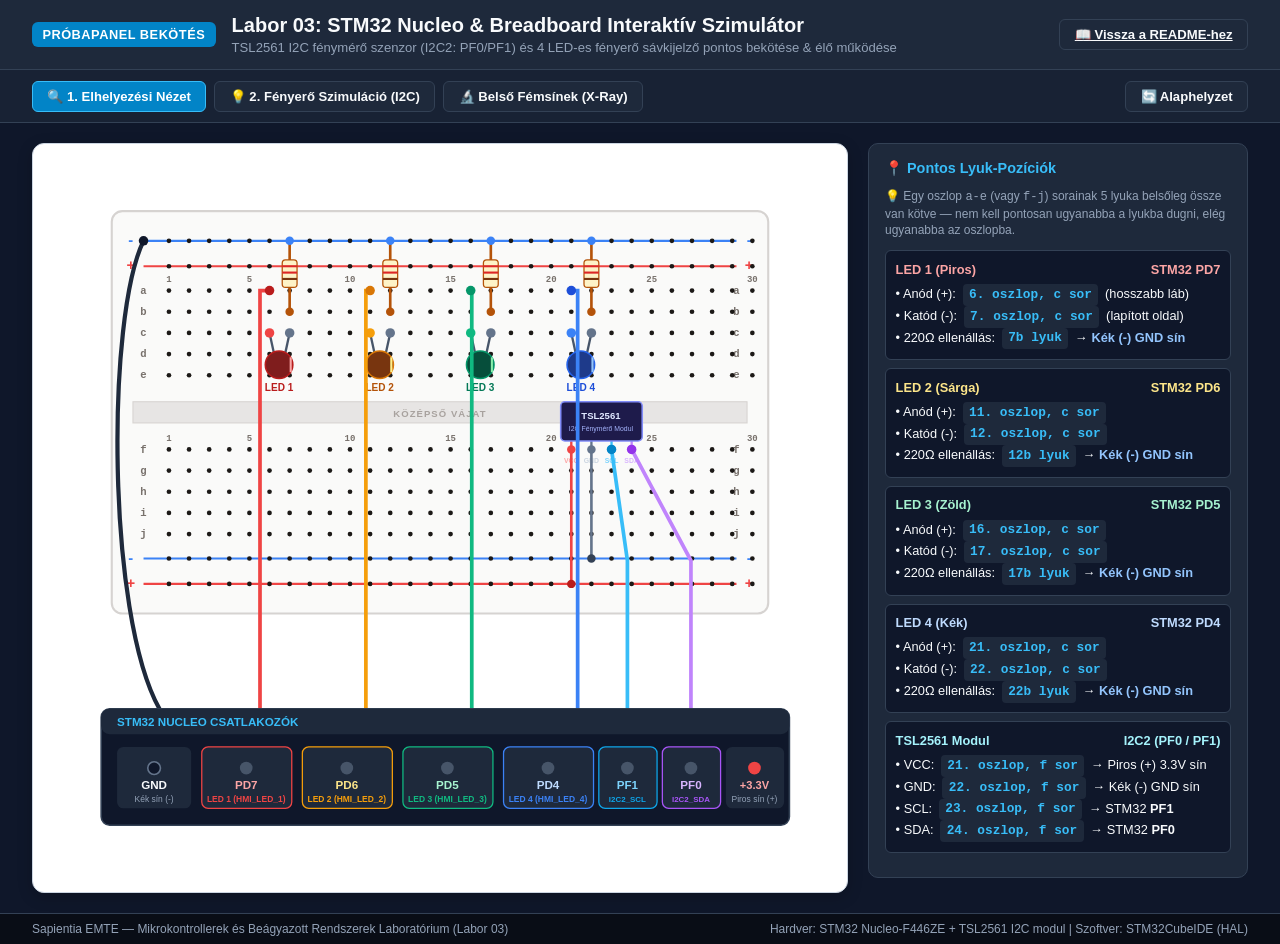
<file: labor_03/breadboard.html>
<!DOCTYPE html>
<html lang="hu">
<head>
  <meta charset="UTF-8">
  <meta name="viewport" content="width=device-width, initial-scale=1.0">
  <title>Labor 03: STM32 Nucleo & Breadboard Interaktív Bekötés és Szimulátor</title>
  <style>
    :root {
      --bg-dark: #0f172a;
      --panel-bg: #1e293b;
      --card-border: #334155;
      --accent-cyan: #38bdf8;
      --accent-blue: #3b82f6;
      --accent-emerald: #10b981;
      --accent-amber: #f59e0b;
      --accent-rose: #ef4444;
      --text-main: #f8fafc;
      --text-muted: #94a3b8;
    }

    * {
      box-sizing: border-box;
      margin: 0;
      padding: 0;
    }

    body {
      font-family: -apple-system, BlinkMacSystemFont, "Segoe UI", Roboto, Helvetica, Arial, sans-serif;
      background-color: var(--bg-dark);
      color: var(--text-main);
      min-height: 100vh;
      display: flex;
      flex-direction: column;
    }

    header {
      background: #1e293b;
      border-bottom: 1px solid var(--card-border);
      padding: 0.9rem 2rem;
      display: flex;
      justify-content: space-between;
      align-items: center;
      box-shadow: 0 4px 15px rgba(0,0,0,0.3);
    }

    .header-title {
      display: flex;
      align-items: center;
      gap: 1rem;
    }

    .header-badge {
      background: #0284c7;
      color: white;
      font-weight: 800;
      font-size: 0.8rem;
      padding: 0.3rem 0.65rem;
      border-radius: 6px;
      letter-spacing: 0.5px;
    }

    h1 {
      font-size: 1.25rem;
      font-weight: 700;
    }

    .subtitle {
      color: var(--text-muted);
      font-size: 0.82rem;
      margin-top: 0.15rem;
    }

    .controls-bar {
      background: #182234;
      padding: 0.65rem 2rem;
      border-bottom: 1px solid var(--card-border);
      display: flex;
      flex-wrap: wrap;
      gap: 0.75rem;
      align-items: center;
      justify-content: space-between;
    }

    .btn-group {
      display: flex;
      gap: 0.5rem;
      align-items: center;
    }

    .btn {
      background: var(--panel-bg);
      border: 1px solid var(--card-border);
      color: var(--text-main);
      padding: 0.45rem 0.9rem;
      font-size: 0.82rem;
      font-weight: 600;
      border-radius: 6px;
      cursor: pointer;
      display: inline-flex;
      align-items: center;
      gap: 0.4rem;
      transition: all 0.15s ease;
    }

    .btn:hover {
      background: #334155;
      border-color: var(--accent-cyan);
    }

    .btn.active {
      background: #0284c7;
      border-color: #38bdf8;
      color: white;
    }

    .btn-action {
      background: #059669;
      border: none;
      color: white;
      padding: 0.45rem 1.1rem;
      border-radius: 6px;
      font-weight: 700;
      cursor: pointer;
      transition: all 0.15s ease;
    }

    .btn-action:hover {
      background: #10b981;
    }

    .btn-action:active {
      transform: scale(0.97);
    }

    .app-container {
      display: grid;
      grid-template-columns: 1fr 380px;
      flex: 1;
      gap: 1.25rem;
      padding: 1.25rem 2rem;
      overflow: hidden;
    }

    .workspace {
      background: #ffffff;
      border: 1px solid #cbd5e1;
      border-radius: 12px;
      padding: 1rem;
      display: flex;
      flex-direction: column;
      align-items: center;
      justify-content: center;
      position: relative;
      overflow: auto;
      box-shadow: 0 4px 15px rgba(0,0,0,0.2);
    }

    .board-svg-wrap {
      width: 100%;
      max-width: 720px;
    }

    .sidebar {
      display: flex;
      flex-direction: column;
      gap: 1rem;
      overflow-y: auto;
      max-height: calc(100vh - 150px);
    }

    .info-card {
      background: var(--panel-bg);
      border: 1px solid var(--card-border);
      border-radius: 10px;
      padding: 1rem;
    }

    .info-card h3 {
      font-size: 0.9rem;
      font-weight: 700;
      color: var(--accent-cyan);
      margin-bottom: 0.65rem;
      display: flex;
      align-items: center;
      gap: 0.4rem;
    }

    /* POSITIONS LIST (HTML) */
    .pos-item {
      background: #0f172a;
      border: 1px solid #334155;
      border-radius: 6px;
      padding: 0.6rem;
      margin-bottom: 0.5rem;
      font-size: 0.8rem;
      line-height: 1.45;
    }

    .pos-header {
      display: flex;
      justify-content: space-between;
      align-items: center;
      font-weight: 800;
      margin-bottom: 0.3rem;
    }

    .pos-header.red { color: #fca5a5; }
    .pos-header.yellow { color: #fde68a; }
    .pos-header.green { color: #a7f3d0; }
    .pos-header.blue { color: #bfdbfe; }
    .pos-header.cyan { color: #a5f3fc; }

    .pos-coord {
      display: inline-block;
      background: #1e293b;
      padding: 0.1rem 0.4rem;
      border-radius: 4px;
      font-family: monospace;
      font-weight: 700;
      color: #38bdf8;
      margin: 0 0.2rem;
    }

    .polarity-box {
      background: #0f172a;
      border: 1px solid #334155;
      border-radius: 6px;
      padding: 0.75rem;
      margin-bottom: 0.6rem;
    }

    .polarity-row {
      display: flex;
      align-items: center;
      justify-content: space-between;
      padding: 0.25rem 0;
      font-size: 0.8rem;
    }

    .tag-anode {
      background: rgba(239, 68, 68, 0.2);
      color: #fca5a5;
      border: 1px solid #ef4444;
      padding: 0.15rem 0.45rem;
      border-radius: 4px;
      font-weight: 700;
      font-size: 0.72rem;
    }

    .tag-cathode {
      background: rgba(59, 130, 246, 0.2);
      color: #93c5fd;
      border: 1px solid #3b82f6;
      padding: 0.15rem 0.45rem;
      border-radius: 4px;
      font-weight: 700;
      font-size: 0.72rem;
    }

    .tag-sda {
      background: rgba(56, 189, 248, 0.2);
      color: #7dd3fc;
      border: 1px solid #38bdf8;
      padding: 0.15rem 0.45rem;
      border-radius: 4px;
      font-weight: 700;
      font-size: 0.72rem;
    }

    .tag-scl {
      background: rgba(192, 132, 252, 0.2);
      color: #d8b4fe;
      border: 1px solid #c084fc;
      padding: 0.15rem 0.45rem;
      border-radius: 4px;
      font-weight: 700;
      font-size: 0.72rem;
    }

    .state-table {
      width: 100%;
      border-collapse: collapse;
      font-size: 0.8rem;
    }

    .state-table th {
      text-align: left;
      padding: 0.35rem;
      color: var(--text-muted);
      border-bottom: 1px solid #334155;
    }

    .state-table td {
      padding: 0.4rem 0.35rem;
      border-bottom: 1px solid #1e293b;
    }

    .status-dot {
      display: inline-block;
      width: 10px;
      height: 10px;
      border-radius: 50%;
      margin-right: 6px;
      background: #475569;
    }

    .status-dot.on-red { background: #ef4444; box-shadow: 0 0 8px #ef4444; }
    .status-dot.on-yellow { background: #eab308; box-shadow: 0 0 8px #eab308; }
    .status-dot.on-green { background: #10b981; box-shadow: 0 0 8px #10b981; }
    .status-dot.on-blue { background: #3b82f6; box-shadow: 0 0 8px #3b82f6; }
    .status-dot.on-cyan { background: #38bdf8; box-shadow: 0 0 8px #38bdf8; }
    .status-dot.on-purple { background: #c084fc; box-shadow: 0 0 8px #c084fc; }

    .code-monitor {
      background: #090d16;
      border: 1px solid #1e293b;
      border-radius: 6px;
      padding: 0.75rem;
      font-family: monospace;
      font-size: 0.75rem;
      color: #38bdf8;
      line-height: 1.4;
      max-height: 150px;
      overflow-y: auto;
    }

    .hover-tooltip {
      position: absolute;
      background: #0f172a;
      border: 1px solid var(--accent-cyan);
      color: white;
      padding: 0.4rem 0.7rem;
      border-radius: 6px;
      font-size: 0.78rem;
      pointer-events: none;
      display: none;
      box-shadow: 0 4px 12px rgba(0,0,0,0.5);
      z-index: 100;
    }

    input[type="range"] {
      width: 140px;
      accent-color: var(--accent-cyan);
    }

    footer {
      background: #090d16;
      border-top: 1px solid var(--card-border);
      padding: 0.5rem 2rem;
      font-size: 0.75rem;
      color: var(--text-muted);
      display: flex;
      justify-content: space-between;
    }

    @media (max-width: 1024px) {
      .app-container {
        grid-template-columns: 1fr;
      }
    }
  </style>
</head>
<body>

  <header>
    <div class="header-title">
      <span class="header-badge">PRÓBAPANEL BEKÖTÉS</span>
      <div>
        <h1>Labor 03: STM32 Nucleo &amp; Breadboard Interaktív Szimulátor</h1>
        <div class="subtitle">TSL2561 I2C fénymérő szenzor (I2C2: PF0/PF1) és 4 LED-es fényerő sávkijelző pontos bekötése &amp; élő működése</div>
      </div>
    </div>
    <div class="btn-group">
      <a href="README.md" class="btn">📖 Vissza a README-hez</a>
    </div>
  </header>

  <div class="controls-bar">
    <div class="btn-group">
      <button class="btn active" id="btnModeWiring" onclick="setMode('wiring')">🔍 1. Elhelyezési Nézet</button>
      <button class="btn" id="btnModeLight" onclick="setMode('light')">💡 2. Fényerő Szimuláció (I2C)</button>
      <button class="btn" id="btnToggleXray" onclick="toggleXray()">🔬 Belső Fémsínek (X-Ray)</button>
    </div>

    <div class="btn-group">
      <span id="lightControls" style="display:none; align-items:center; gap:0.6rem;">
        <span style="font-size:0.8rem; color: var(--text-muted);">Szimulált ADC0 (nyers) érték:</span>
        <input type="range" id="luxSlider" min="0" max="6000" step="50" value="300" oninput="applyLightLevel(this.value)">
        <span style="font-family: monospace; font-weight:700; color: var(--accent-amber); min-width:3.4em; display:inline-block;" id="luxVal">300</span>
        <button class="btn" id="btnAutoScan" onclick="toggleAutoScan()">▶ Automata pásztázás</button>
      </span>
      <button class="btn" id="btnReset" onclick="resetSimulation()">🔄 Alaphelyzet</button>
    </div>
  </div>

  <div class="app-container">

    <div class="workspace" id="workspace">
      <div class="hover-tooltip" id="tooltip"></div>

      <div class="board-svg-wrap">
        <svg id="breadboardSvg" viewBox="0 0 680 620" width="100%" height="100%" xmlns="http://www.w3.org/2000/svg">
          <defs>
            <filter id="glowRed" x="-30%" y="-30%" width="160%" height="160%"><feGaussianBlur stdDeviation="6" result="b"/><feMerge><feMergeNode in="b"/><feMergeNode in="SourceGraphic"/></feMerge></filter>
            <filter id="glowYellow" x="-30%" y="-30%" width="160%" height="160%"><feGaussianBlur stdDeviation="6" result="b"/><feMerge><feMergeNode in="b"/><feMergeNode in="SourceGraphic"/></feMerge></filter>
            <filter id="glowGreen" x="-30%" y="-30%" width="160%" height="160%"><feGaussianBlur stdDeviation="6" result="b"/><feMerge><feMergeNode in="b"/><feMergeNode in="SourceGraphic"/></feMerge></filter>
            <filter id="glowBlue" x="-30%" y="-30%" width="160%" height="160%"><feGaussianBlur stdDeviation="6" result="b"/><feMerge><feMergeNode in="b"/><feMergeNode in="SourceGraphic"/></feMerge></filter>
          </defs>

          <!-- ================= BREADBOARD ================= -->
          <g id="breadboard" transform="translate(30, 20)">
            <!-- Breadboard Body -->
            <rect x="0" y="0" width="620" height="380" rx="10" fill="#fafaf9" stroke="#d6d3d1" stroke-width="2"/>
            <!-- Center Divider -->
            <rect x="20" y="180" width="580" height="20" fill="#e7e5e4" stroke="#d6d3d1" stroke-width="1"/>
            <text x="310" y="194" font-size="9" font-weight="700" fill="#a8a29e" text-anchor="middle" letter-spacing="1">KÖZÉPSŐ VÁJAT</text>

            <!-- Top Power Rails -->
            <line x1="30" y1="28" x2="590" y2="28" stroke="#3b82f6" stroke-width="2"/>
            <text x="18" y="32" font-size="14" font-weight="900" fill="#3b82f6" text-anchor="middle">-</text>
            <text x="602" y="32" font-size="14" font-weight="900" fill="#3b82f6" text-anchor="middle">-</text>

            <line x1="30" y1="52" x2="590" y2="52" stroke="#ef4444" stroke-width="2"/>
            <text x="18" y="56" font-size="14" font-weight="900" fill="#ef4444" text-anchor="middle">+</text>
            <text x="602" y="56" font-size="14" font-weight="900" fill="#ef4444" text-anchor="middle">+</text>

            <!-- Bottom Power Rails -->
            <line x1="30" y1="328" x2="590" y2="328" stroke="#3b82f6" stroke-width="2"/>
            <text x="18" y="332" font-size="14" font-weight="900" fill="#3b82f6" text-anchor="middle">-</text>
            <text x="602" y="332" font-size="14" font-weight="900" fill="#3b82f6" text-anchor="middle">-</text>

            <line x1="30" y1="352" x2="590" y2="352" stroke="#ef4444" stroke-width="2"/>
            <text x="18" y="356" font-size="14" font-weight="900" fill="#ef4444" text-anchor="middle">+</text>
            <text x="602" y="356" font-size="14" font-weight="900" fill="#ef4444" text-anchor="middle">+</text>

            <!-- Row Letters -->
            <g font-size="10" font-weight="700" fill="#78716c" text-anchor="middle" font-family="monospace">
              <text x="30" y="78">a</text><text x="30" y="98">b</text><text x="30" y="118">c</text><text x="30" y="138">d</text><text x="30" y="158">e</text>
              <text x="30" y="228">f</text><text x="30" y="248">g</text><text x="30" y="268">h</text><text x="30" y="288">i</text><text x="30" y="308">j</text>
              <text x="590" y="78">a</text><text x="590" y="98">b</text><text x="590" y="118">c</text><text x="590" y="138">d</text><text x="590" y="158">e</text>
              <text x="590" y="228">f</text><text x="590" y="248">g</text><text x="590" y="268">h</text><text x="590" y="288">i</text><text x="590" y="308">j</text>
            </g>

            <!-- X-Ray Internal conductors (toggled) -->
            <g id="xrayConductors" opacity="0" style="transition: opacity 0.25s ease;">
              <rect x="30" y="25" width="560" height="6" fill="#38bdf8" opacity="0.3"/>
              <rect x="30" y="49" width="560" height="6" fill="#f87171" opacity="0.3"/>
              <g fill="#fbbf24" opacity="0.3">
                <rect x="146" y="73" width="6" height="85" rx="2"/>
                <rect x="165" y="73" width="6" height="85" rx="2"/>
                <rect x="241" y="73" width="6" height="85" rx="2"/>
                <rect x="260" y="73" width="6" height="85" rx="2"/>
                <rect x="336" y="73" width="6" height="85" rx="2"/>
                <rect x="355" y="73" width="6" height="85" rx="2"/>
                <rect x="431" y="73" width="6" height="85" rx="2"/>
                <rect x="450" y="73" width="6" height="85" rx="2"/>
              </g>
              <g fill="#a78bfa" opacity="0.3">
                <rect x="431" y="223" width="6" height="87" rx="2"/>
                <rect x="450" y="223" width="6" height="87" rx="2"/>
                <rect x="469" y="223" width="6" height="87" rx="2"/>
                <rect x="488" y="223" width="6" height="87" rx="2"/>
              </g>
            </g>

            <!-- Breadboard Holes Grid -->
            <g id="breadboardHoles" fill="#1c1917">
              <!-- Rendered via JS -->
            </g>

            <!-- ================= RESISTORS (220 Ohm) ================= -->
            <!-- Resistor 1: Col 7, Row b (95) -> Blue Rail (-) (28) -->
            <g class="comp-resistor" data-info="220Ω előtét-ellenállás: LED 1 Katód (7. oszlop) és GND kék sín között">
              <line x1="168" y1="28" x2="168" y2="95" stroke="#b45309" stroke-width="2.5" stroke-linecap="round"/>
              <rect x="161" y="46" width="14" height="26" rx="3" fill="#fef3c7" stroke="#b45309" stroke-width="1.2"/>
              <line x1="161" y1="52" x2="175" y2="52" stroke="#dc2626" stroke-width="2"/>
              <line x1="161" y1="58" x2="175" y2="58" stroke="#dc2626" stroke-width="2"/>
              <line x1="161" y1="64" x2="175" y2="64" stroke="#78350f" stroke-width="2"/>
              <circle cx="168" cy="28" r="4" fill="#3b82f6"/>
              <circle cx="168" cy="95" r="4" fill="#b45309"/>
            </g>

            <!-- Resistor 2: Col 12, Row b (95) -> Blue Rail (-) (28) -->
            <g class="comp-resistor" data-info="220Ω előtét-ellenállás: LED 2 Katód (12. oszlop) és GND kék sín között">
              <line x1="263" y1="28" x2="263" y2="95" stroke="#b45309" stroke-width="2.5" stroke-linecap="round"/>
              <rect x="256" y="46" width="14" height="26" rx="3" fill="#fef3c7" stroke="#b45309" stroke-width="1.2"/>
              <line x1="256" y1="52" x2="270" y2="52" stroke="#dc2626" stroke-width="2"/>
              <line x1="256" y1="58" x2="270" y2="58" stroke="#dc2626" stroke-width="2"/>
              <line x1="256" y1="64" x2="270" y2="64" stroke="#78350f" stroke-width="2"/>
              <circle cx="263" cy="28" r="4" fill="#3b82f6"/>
              <circle cx="263" cy="95" r="4" fill="#b45309"/>
            </g>

            <!-- Resistor 3: Col 17, Row b (95) -> Blue Rail (-) (28) -->
            <g class="comp-resistor" data-info="220Ω előtét-ellenállás: LED 3 Katód (17. oszlop) és GND kék sín között">
              <line x1="358" y1="28" x2="358" y2="95" stroke="#b45309" stroke-width="2.5" stroke-linecap="round"/>
              <rect x="351" y="46" width="14" height="26" rx="3" fill="#fef3c7" stroke="#b45309" stroke-width="1.2"/>
              <line x1="351" y1="52" x2="365" y2="52" stroke="#dc2626" stroke-width="2"/>
              <line x1="351" y1="58" x2="365" y2="58" stroke="#dc2626" stroke-width="2"/>
              <line x1="351" y1="64" x2="365" y2="64" stroke="#78350f" stroke-width="2"/>
              <circle cx="358" cy="28" r="4" fill="#3b82f6"/>
              <circle cx="358" cy="95" r="4" fill="#b45309"/>
            </g>

            <!-- Resistor 4: Col 22, Row b (95) -> Blue Rail (-) (28) -->
            <g class="comp-resistor" data-info="220Ω előtét-ellenállás: LED 4 Katód (22. oszlop) és GND kék sín között">
              <line x1="453" y1="28" x2="453" y2="95" stroke="#b45309" stroke-width="2.5" stroke-linecap="round"/>
              <rect x="446" y="46" width="14" height="26" rx="3" fill="#fef3c7" stroke="#b45309" stroke-width="1.2"/>
              <line x1="446" y1="52" x2="460" y2="52" stroke="#dc2626" stroke-width="2"/>
              <line x1="446" y1="58" x2="460" y2="58" stroke="#dc2626" stroke-width="2"/>
              <line x1="446" y1="64" x2="460" y2="64" stroke="#78350f" stroke-width="2"/>
              <circle cx="453" cy="28" r="4" fill="#3b82f6"/>
              <circle cx="453" cy="95" r="4" fill="#b45309"/>
            </g>

            <!-- ================= 4 LEDS (Fényerő sávkijelző) ================= -->

            <!-- LED 1: Col 6 Anode (+), Col 7 Cathode (-) -->
            <g class="comp-led" data-info="LED 1 (Piros) - Anód (+): 6c lyuk, Katód (-): 7c lyuk. A legalacsonyabb fényerő-sávot jelzi.">
              <line x1="149" y1="115" x2="154" y2="138" stroke="#475569" stroke-width="2.2"/>
              <line x1="168" y1="115" x2="163" y2="138" stroke="#475569" stroke-width="2.2"/>
              <circle cx="149" cy="115" r="4.5" fill="#ef4444"/>
              <circle cx="168" cy="115" r="4.5" fill="#64748b"/>
              <circle cx="158" cy="145" r="13" id="ledBulb1" fill="#7f1d1d" stroke="#b91c1c" stroke-width="1.5"/>
              <line x1="169" y1="138" x2="169" y2="152" stroke="#fca5a5" stroke-width="2"/>
              <text x="158" y="170" font-size="9.5" font-weight="900" fill="#b91c1c" text-anchor="middle">LED 1</text>
            </g>

            <!-- LED 2: Col 11 Anode (+), Col 12 Cathode (-) -->
            <g class="comp-led" data-info="LED 2 (Sárga) - Anód (+): 11c lyuk, Katód (-): 12c lyuk">
              <line x1="244" y1="115" x2="249" y2="138" stroke="#475569" stroke-width="2.2"/>
              <line x1="263" y1="115" x2="258" y2="138" stroke="#475569" stroke-width="2.2"/>
              <circle cx="244" cy="115" r="4.5" fill="#f59e0b"/>
              <circle cx="263" cy="115" r="4.5" fill="#64748b"/>
              <circle cx="253" cy="145" r="13" id="ledBulb2" fill="#78350f" stroke="#d97706" stroke-width="1.5"/>
              <line x1="264" y1="138" x2="264" y2="152" stroke="#fef08a" stroke-width="2"/>
              <text x="253" y="170" font-size="9.5" font-weight="900" fill="#b45309" text-anchor="middle">LED 2</text>
            </g>

            <!-- LED 3: Col 16 Anode (+), Col 17 Cathode (-) -->
            <g class="comp-led" data-info="LED 3 (Zöld) - Anód (+): 16c lyuk, Katód (-): 17c lyuk">
              <line x1="339" y1="115" x2="344" y2="138" stroke="#475569" stroke-width="2.2"/>
              <line x1="358" y1="115" x2="353" y2="138" stroke="#475569" stroke-width="2.2"/>
              <circle cx="339" cy="115" r="4.5" fill="#10b981"/>
              <circle cx="358" cy="115" r="4.5" fill="#64748b"/>
              <circle cx="348" cy="145" r="13" id="ledBulb3" fill="#064e3b" stroke="#059669" stroke-width="1.5"/>
              <line x1="359" y1="138" x2="359" y2="152" stroke="#86efac" stroke-width="2"/>
              <text x="348" y="170" font-size="9.5" font-weight="900" fill="#047857" text-anchor="middle">LED 3</text>
            </g>

            <!-- LED 4: Col 21 Anode (+), Col 22 Cathode (-) -->
            <g class="comp-led" data-info="LED 4 (Kék) - Anód (+): 21c lyuk, Katód (-): 22c lyuk. A legmagasabb fényerő-sávot jelzi.">
              <line x1="434" y1="115" x2="439" y2="138" stroke="#475569" stroke-width="2.2"/>
              <line x1="453" y1="115" x2="448" y2="138" stroke="#475569" stroke-width="2.2"/>
              <circle cx="434" cy="115" r="4.5" fill="#3b82f6"/>
              <circle cx="453" cy="115" r="4.5" fill="#64748b"/>
              <circle cx="443" cy="145" r="13" id="ledBulb4" fill="#1e3a8a" stroke="#2563eb" stroke-width="1.5"/>
              <line x1="454" y1="138" x2="454" y2="152" stroke="#93c5fd" stroke-width="2"/>
              <text x="443" y="170" font-size="9.5" font-weight="900" fill="#1d4ed8" text-anchor="middle">LED 4</text>
            </g>

            <!-- ================= TSL2561 I2C FÉNYMÉRŐ MODUL ================= -->
            <g class="comp-sensor" data-info="TSL2561 fénymérő modul (I2C2): VCC → +3.3V sín, GND → GND sín, SCL → STM32 PF1 (I2C2_SCL), SDA → STM32 PF0 (I2C2_SDA). A modulon beépített felhúzó (pull-up) ellenállások vannak.">
              <line x1="434" y1="217" x2="434" y2="225" stroke="#ef4444" stroke-width="2.2"/>
              <line x1="453" y1="217" x2="453" y2="225" stroke="#64748b" stroke-width="2.2"/>
              <line x1="472" y1="217" x2="472" y2="225" stroke="#38bdf8" stroke-width="2.2"/>
              <line x1="491" y1="217" x2="491" y2="225" stroke="#c084fc" stroke-width="2.2"/>

              <rect x="424" y="180" width="77" height="37" rx="4" fill="#1e1b4b" stroke="#818cf8" stroke-width="1.5"/>
              <text x="462" y="196" font-size="9" font-weight="900" fill="#e0e7ff" text-anchor="middle">TSL2561</text>
              <text x="462" y="208" font-size="6.5" fill="#a5b4fc" text-anchor="middle">I2C Fénymérő Modul</text>

              <circle cx="434" cy="225" r="4" fill="#ef4444"/>
              <circle cx="453" cy="225" r="4" fill="#64748b"/>
              <circle cx="472" cy="225" r="4" fill="#38bdf8"/>
              <circle cx="491" cy="225" r="4" fill="#c084fc"/>

              <text x="434" y="238" font-size="6.5" fill="#fca5a5" text-anchor="middle" font-weight="700">VCC</text>
              <text x="453" y="238" font-size="6.5" fill="#cbd5e1" text-anchor="middle" font-weight="700">GND</text>
              <text x="472" y="238" font-size="6.5" fill="#7dd3fc" text-anchor="middle" font-weight="700">SCL</text>
              <text x="491" y="238" font-size="6.5" fill="#d8b4fe" text-anchor="middle" font-weight="700">SDA</text>

              <!-- VCC -> Piros (+) alsó sín -->
              <path d="M 434,225 L 434,352" fill="none" stroke="#ef4444" stroke-width="2.5" stroke-linecap="round"/>
              <circle cx="434" cy="352" r="4" fill="#b91c1c"/>
              <!-- GND -> Kék (-) alsó sín -->
              <path d="M 453,225 L 453,328" fill="none" stroke="#64748b" stroke-width="2.5" stroke-linecap="round"/>
              <circle cx="453" cy="328" r="4" fill="#334155"/>
            </g>
          </g>

          <!-- ================= WIRES FROM NUCLEO (BOTTOM DOCK) ================= -->
          <path d="M 170,490 L 170,95 L 179,95" fill="none" stroke="#ef4444" stroke-width="3.5" stroke-linecap="round"/>
          <circle cx="179" cy="95" r="4.5" fill="#b91c1c"/>

          <path d="M 270,490 L 270,95 L 274,95" fill="none" stroke="#f59e0b" stroke-width="3.5" stroke-linecap="round"/>
          <circle cx="274" cy="95" r="4.5" fill="#d97706"/>

          <path d="M 370,490 L 370,95 L 369,95" fill="none" stroke="#10b981" stroke-width="3.5" stroke-linecap="round"/>
          <circle cx="369" cy="95" r="4.5" fill="#059669"/>

          <path d="M 470,490 L 470,95 L 464,95" fill="none" stroke="#3b82f6" stroke-width="3.5" stroke-linecap="round"/>
          <circle cx="464" cy="95" r="4.5" fill="#1d4ed8"/>

          <path d="M 517,490 L 517,350 L 502,245" fill="none" stroke="#38bdf8" stroke-width="3.5" stroke-linecap="round"/>
          <circle cx="502" cy="245" r="4.5" fill="#0284c7"/>

          <path d="M 577,490 L 577,350 L 521,245" fill="none" stroke="#c084fc" stroke-width="3.5" stroke-linecap="round"/>
          <circle cx="521" cy="245" r="4.5" fill="#9333ea"/>

          <path d="M 75,490 C 25,400 25,120 60,48" fill="none" stroke="#1e293b" stroke-width="4" stroke-linecap="round"/>
          <circle cx="60" cy="48" r="4.5" fill="#0f172a"/>

          <!-- ================= STM32 DOCK (BOTTOM) ================= -->
          <g transform="translate(20, 490)">
            <rect x="0" y="0" width="650" height="110" rx="8" fill="#0f172a" stroke="#334155" stroke-width="1.5"/>
            <rect x="0" y="0" width="650" height="24" rx="8" fill="#1e293b"/>
            <text x="15" y="16" font-size="11" font-weight="800" fill="#38bdf8">STM32 NUCLEO CSATLAKOZÓK</text>

            <!-- GND -->
            <g transform="translate(15, 36)">
              <rect x="0" y="0" width="70" height="58" rx="6" fill="#1e293b"/>
              <circle cx="35" cy="20" r="6" fill="#0f172a" stroke="#64748b" stroke-width="1.5"/>
              <text x="35" y="40" font-size="11" font-weight="900" fill="#f8fafc" text-anchor="middle">GND</text>
              <text x="35" y="52" font-size="8" fill="#94a3b8" text-anchor="middle">Kék sín (-)</text>
            </g>

            <!-- PD7 -->
            <g transform="translate(95, 36)">
              <rect x="0" y="0" width="85" height="58" rx="6" fill="#1e293b" stroke="#ef4444" stroke-width="1.2"/>
              <circle cx="42" cy="20" r="6" id="pinIndicatorPD7" fill="#475569"/>
              <text x="42" y="40" font-size="11" font-weight="900" fill="#fca5a5" text-anchor="middle">PD7</text>
              <text x="42" y="52" font-size="8" font-weight="700" fill="#ef4444" text-anchor="middle">LED 1 (HMI_LED_1)</text>
            </g>

            <!-- PD6 -->
            <g transform="translate(190, 36)">
              <rect x="0" y="0" width="85" height="58" rx="6" fill="#1e293b" stroke="#f59e0b" stroke-width="1.2"/>
              <circle cx="42" cy="20" r="6" id="pinIndicatorPD6" fill="#475569"/>
              <text x="42" y="40" font-size="11" font-weight="900" fill="#fde68a" text-anchor="middle">PD6</text>
              <text x="42" y="52" font-size="8" font-weight="700" fill="#f59e0b" text-anchor="middle">LED 2 (HMI_LED_2)</text>
            </g>

            <!-- PD5 -->
            <g transform="translate(285, 36)">
              <rect x="0" y="0" width="85" height="58" rx="6" fill="#1e293b" stroke="#10b981" stroke-width="1.2"/>
              <circle cx="42" cy="20" r="6" id="pinIndicatorPD5" fill="#475569"/>
              <text x="42" y="40" font-size="11" font-weight="900" fill="#a7f3d0" text-anchor="middle">PD5</text>
              <text x="42" y="52" font-size="8" font-weight="700" fill="#10b981" text-anchor="middle">LED 3 (HMI_LED_3)</text>
            </g>

            <!-- PD4 -->
            <g transform="translate(380, 36)">
              <rect x="0" y="0" width="85" height="58" rx="6" fill="#1e293b" stroke="#3b82f6" stroke-width="1.2"/>
              <circle cx="42" cy="20" r="6" id="pinIndicatorPD4" fill="#475569"/>
              <text x="42" y="40" font-size="11" font-weight="900" fill="#bfdbfe" text-anchor="middle">PD4</text>
              <text x="42" y="52" font-size="8" font-weight="700" fill="#3b82f6" text-anchor="middle">LED 4 (HMI_LED_4)</text>
            </g>

            <!-- PF1 (SCL) -->
            <g transform="translate(470, 36)">
              <rect x="0" y="0" width="55" height="58" rx="6" fill="#1e293b" stroke="#0ea5e9" stroke-width="1.2"/>
              <circle cx="27" cy="20" r="6" id="pinIndicatorPF1" fill="#475569"/>
              <text x="27" y="40" font-size="11" font-weight="900" fill="#7dd3fc" text-anchor="middle">PF1</text>
              <text x="27" y="52" font-size="7.5" font-weight="700" fill="#0ea5e9" text-anchor="middle">I2C2_SCL</text>
            </g>

            <!-- PF0 (SDA) -->
            <g transform="translate(530, 36)">
              <rect x="0" y="0" width="55" height="58" rx="6" fill="#1e293b" stroke="#a855f7" stroke-width="1.2"/>
              <circle cx="27" cy="20" r="6" id="pinIndicatorPF0" fill="#475569"/>
              <text x="27" y="40" font-size="11" font-weight="900" fill="#d8b4fe" text-anchor="middle">PF0</text>
              <text x="27" y="52" font-size="7.5" font-weight="700" fill="#a855f7" text-anchor="middle">I2C2_SDA</text>
            </g>

            <!-- 3V3 -->
            <g transform="translate(590, 36)">
              <rect x="0" y="0" width="55" height="58" rx="6" fill="#1e293b"/>
              <circle cx="27" cy="20" r="6" fill="#ef4444"/>
              <text x="27" y="40" font-size="10.5" font-weight="900" fill="#fca5a5" text-anchor="middle">+3.3V</text>
              <text x="27" y="52" font-size="8" fill="#94a3b8" text-anchor="middle">Piros sín (+)</text>
            </g>
          </g>

        </svg>
      </div>
    </div>

    <!-- SIDEBAR WITH CLEAR HTML CARDS -->
    <div class="sidebar">

      <!-- CARD 1: PONTOS LYUK-POZÍCIÓK (HTML TABLE) -->
      <div class="info-card">
        <h3>📍 Pontos Lyuk-Pozíciók</h3>
        <div style="font-size: 0.75rem; color: var(--text-muted); margin-bottom: 0.7rem; line-height: 1.4;">
          💡 Egy oszlop <code>a-e</code> (vagy <code>f-j</code>) sorainak 5 lyuka belsőleg össze van kötve — nem kell pontosan ugyanabba a lyukba dugni, elég ugyanabba az oszlopba.
        </div>

        <div class="pos-item">
          <div class="pos-header red">
            <span>LED 1 (Piros)</span>
            <span>STM32 PD7</span>
          </div>
          <div>• Anód (+): <span class="pos-coord">6. oszlop, c sor</span> (hosszabb láb)</div>
          <div>• Katód (-): <span class="pos-coord">7. oszlop, c sor</span> (lapított oldal)</div>
          <div>• 220Ω ellenállás: <span class="pos-coord">7b lyuk</span> &rarr; <span style="color:#93c5fd; font-weight:700;">Kék (-) GND sín</span></div>
        </div>

        <div class="pos-item">
          <div class="pos-header yellow">
            <span>LED 2 (Sárga)</span>
            <span>STM32 PD6</span>
          </div>
          <div>• Anód (+): <span class="pos-coord">11. oszlop, c sor</span></div>
          <div>• Katód (-): <span class="pos-coord">12. oszlop, c sor</span></div>
          <div>• 220Ω ellenállás: <span class="pos-coord">12b lyuk</span> &rarr; <span style="color:#93c5fd; font-weight:700;">Kék (-) GND sín</span></div>
        </div>

        <div class="pos-item">
          <div class="pos-header green">
            <span>LED 3 (Zöld)</span>
            <span>STM32 PD5</span>
          </div>
          <div>• Anód (+): <span class="pos-coord">16. oszlop, c sor</span></div>
          <div>• Katód (-): <span class="pos-coord">17. oszlop, c sor</span></div>
          <div>• 220Ω ellenállás: <span class="pos-coord">17b lyuk</span> &rarr; <span style="color:#93c5fd; font-weight:700;">Kék (-) GND sín</span></div>
        </div>

        <div class="pos-item">
          <div class="pos-header blue">
            <span>LED 4 (Kék)</span>
            <span>STM32 PD4</span>
          </div>
          <div>• Anód (+): <span class="pos-coord">21. oszlop, c sor</span></div>
          <div>• Katód (-): <span class="pos-coord">22. oszlop, c sor</span></div>
          <div>• 220Ω ellenállás: <span class="pos-coord">22b lyuk</span> &rarr; <span style="color:#93c5fd; font-weight:700;">Kék (-) GND sín</span></div>
        </div>

        <div class="pos-item">
          <div class="pos-header cyan">
            <span>TSL2561 Modul</span>
            <span>I2C2 (PF0 / PF1)</span>
          </div>
          <div>• VCC: <span class="pos-coord">21. oszlop, f sor</span> &rarr; Piros (+) 3.3V sín</div>
          <div>• GND: <span class="pos-coord">22. oszlop, f sor</span> &rarr; Kék (-) GND sín</div>
          <div>• SCL: <span class="pos-coord">23. oszlop, f sor</span> &rarr; STM32 <b>PF1</b></div>
          <div>• SDA: <span class="pos-coord">24. oszlop, f sor</span> &rarr; STM32 <b>PF0</b></div>
        </div>
      </div>

      <!-- CARD 2: I2C BUS GUIDE -->
      <div class="info-card">
        <h3>🔌 I2C Busz Szabályok</h3>
        <div class="polarity-box">
          <div class="polarity-row">
            <span class="tag-sda">SDA</span>
            <span>Adatvonal (Open-Drain)</span>
          </div>
          <div class="polarity-row">
            <span style="font-size: 0.78rem; color: var(--text-muted);">Bekötése:</span>
            <span style="font-size: 0.78rem; color: #7dd3fc;">STM32 PF0 (I2C2_SDA)</span>
          </div>
        </div>

        <div class="polarity-box">
          <div class="polarity-row">
            <span class="tag-scl">SCL</span>
            <span>Órajel (Open-Drain)</span>
          </div>
          <div class="polarity-row">
            <span style="font-size: 0.78rem; color: var(--text-muted);">Bekötése:</span>
            <span style="font-size: 0.78rem; color: #d8b4fe;">STM32 PF1 (I2C2_SCL)</span>
          </div>
        </div>

        <div style="font-size: 0.75rem; color: var(--text-muted); line-height: 1.4;">
          💡 A TSL2561 modul NYÁK-ján gyárilag megvannak a felhúzó (pull-up) ellenállások az SDA/SCL vonalakon, külön ellenállást nem kell rájuk tenni.
        </div>
      </div>

      <!-- CARD 3: REAL-TIME STATE TABLE -->
      <div class="info-card">
        <h3>🗺️ Állapot &amp; Lábkiosztás</h3>
        <table class="state-table">
          <thead>
            <tr>
              <th>Jel</th>
              <th>Pin</th>
              <th>Küszöb (demó)</th>
              <th>Állapot</th>
            </tr>
          </thead>
          <tbody>
            <tr><td><span class="status-dot" id="dot1"></span> LED 1</td><td><code>PD7</code></td><td>&ge; 1000</td><td id="txtStatus1">OFF</td></tr>
            <tr><td><span class="status-dot" id="dot2"></span> LED 2</td><td><code>PD6</code></td><td>&ge; 2000</td><td id="txtStatus2">OFF</td></tr>
            <tr><td><span class="status-dot" id="dot3"></span> LED 3</td><td><code>PD5</code></td><td>&ge; 3000</td><td id="txtStatus3">OFF</td></tr>
            <tr><td><span class="status-dot" id="dot4"></span> LED 4</td><td><code>PD4</code></td><td>&ge; 4000</td><td id="txtStatus4">OFF</td></tr>
            <tr><td><span class="status-dot" id="dotSda"></span> SDA</td><td><code>PF0</code></td><td>I2C2_SDA</td><td id="txtStatusSda">Idle</td></tr>
            <tr><td><span class="status-dot" id="dotScl"></span> SCL</td><td><code>PF1</code></td><td>I2C2_SCL</td><td id="txtStatusScl">Idle</td></tr>
          </tbody>
        </table>
      </div>

      <!-- CARD 4: CODE MONITOR -->
      <div class="info-card">
        <h3>💻 Élő Kódkövető</h3>
        <div class="code-monitor" id="codeMonitor">
          <span style="color:#64748b;">// Válassz szimulációs módot a fenti gombokkal!</span><br>
          <span style="color:#f43f5e; font-weight:bold;">while</span> (1) {<br>
          &nbsp;&nbsp;<span id="codeTraceText">HAL_Delay(200);</span><br>
          }
        </div>
      </div>

    </div>

  </div>

  <footer>
    <div>Sapientia EMTE — Mikrokontrollerek és Beágyazott Rendszerek Laboratórium (Labor 03)</div>
    <div>Hardver: STM32 Nucleo-F446ZE + TSL2561 I2C modul | Szoftver: STM32CubeIDE (HAL)</div>
  </footer>

  <script>
    let currentMode = 'wiring';
    let isXrayOn = false;
    let autoScanInterval = null;
    let autoScanDirection = 1;

    const LIMIT_OFF = 1000;
    const LIMIT_1 = 2000;
    const LIMIT_2 = 3000;
    const LIMIT_3 = 4000;

    function initHoles() {
      const container = document.getElementById('breadboardHoles');
      if (!container) return;
      let s = '';

      for (let c = 1; c <= 30; c++) {
        const cx = 35 + c * 19;
        s += `<circle cx="${cx}" cy="28" r="2.2"/>`;
        s += `<circle cx="${cx}" cy="52" r="2.2"/>`;
        s += `<circle cx="${cx}" cy="328" r="2.2"/>`;
        s += `<circle cx="${cx}" cy="352" r="2.2"/>`;

        [75, 95, 115, 135, 155].forEach(y => s += `<circle cx="${cx}" cy="${y}" r="2.2"/>`);
        [225, 245, 265, 285, 305].forEach(y => s += `<circle cx="${cx}" cy="${y}" r="2.2"/>`);

        if ([1, 5, 10, 15, 20, 25, 30].includes(c)) {
          s += `<text x="${cx}" y="67" font-size="8.5" font-weight="700" fill="#78716c" text-anchor="middle" font-family="monospace">${c}</text>`;
          s += `<text x="${cx}" y="217" font-size="8.5" font-weight="700" fill="#78716c" text-anchor="middle" font-family="monospace">${c}</text>`;
        }
      }
      container.innerHTML = s;
    }

    function setLedState(ledNum, isOn) {
      const bulb = document.getElementById(`ledBulb${ledNum}`);
      const dot = document.getElementById(`dot${ledNum}`);
      const txt = document.getElementById(`txtStatus${ledNum}`);
      const ind = document.getElementById(`pinIndicatorPD${8 - ledNum}`);

      const onColors = ['', '#ef4444', '#fbbf24', '#34d399', '#60a5fa'];
      const offColors = ['', '#7f1d1d', '#78350f', '#064e3b', '#1e3a8a'];
      const dotClasses = ['', 'on-red', 'on-yellow', 'on-green', 'on-blue'];

      if (bulb) {
        bulb.setAttribute('fill', isOn ? onColors[ledNum] : offColors[ledNum]);
        if (isOn) {
          bulb.setAttribute('filter', `url(#glow${['', 'Red', 'Yellow', 'Green', 'Blue'][ledNum]})`);
        } else {
          bulb.removeAttribute('filter');
        }
      }

      if (dot) {
        dot.className = isOn ? `status-dot ${dotClasses[ledNum]}` : 'status-dot';
      }

      if (txt) {
        txt.textContent = isOn ? 'ON' : 'OFF';
        txt.style.color = isOn ? onColors[ledNum] : 'var(--text-muted)';
        txt.style.fontWeight = isOn ? '700' : 'normal';
      }

      if (ind) {
        ind.setAttribute('fill', isOn ? onColors[ledNum] : '#475569');
      }
    }

    function resetLeds() {
      for (let i = 1; i <= 4; i++) setLedState(i, false);
    }

    function pulseI2cLine(which) {
      const ind = document.getElementById(which === 'sda' ? 'pinIndicatorPF0' : 'pinIndicatorPF1');
      const dot = document.getElementById(which === 'sda' ? 'dotSda' : 'dotScl');
      const txt = document.getElementById(which === 'sda' ? 'txtStatusSda' : 'txtStatusScl');
      const color = which === 'sda' ? '#c084fc' : '#38bdf8';
      const dotClass = which === 'sda' ? 'on-purple' : 'on-cyan';
      if (ind) ind.setAttribute('fill', color);
      if (dot) dot.className = `status-dot ${dotClass}`;
      if (txt) { txt.textContent = 'Aktív'; txt.style.color = color; txt.style.fontWeight = '700'; }
      setTimeout(() => {
        if (ind) ind.setAttribute('fill', '#475569');
        if (dot) dot.className = 'status-dot';
        if (txt) { txt.textContent = 'Idle'; txt.style.color = 'var(--text-muted)'; txt.style.fontWeight = 'normal'; }
      }, 300);
    }

    function setMode(mode) {
      currentMode = mode;
      clearInterval(autoScanInterval);
      autoScanInterval = null;
      document.getElementById('btnAutoScan').textContent = '▶ Automata pásztázás';

      document.getElementById('btnModeWiring').classList.toggle('active', mode === 'wiring');
      document.getElementById('btnModeLight').classList.toggle('active', mode === 'light');

      const lightControls = document.getElementById('lightControls');
      const monitor = document.getElementById('codeTraceText');

      if (mode === 'wiring') {
        lightControls.style.display = 'none';
        resetLeds();
        monitor.innerHTML = `<span style="color:#64748b;">// 1. Feladat előkészület: I2C2 és a LED-ek ellenőrzése</span><br>MX_I2C2_Init(); <span style="color:#64748b;">// SDA: PF0, SCL: PF1</span>`;
      } else if (mode === 'light') {
        lightControls.style.display = 'inline-flex';
        applyLightLevel(document.getElementById('luxSlider').value);
      }
    }

    function applyLightLevel(rawValue) {
      const value = Number(rawValue);
      document.getElementById('luxSlider').value = value;
      document.getElementById('luxVal').textContent = value;

      let count = 0;
      if (value >= LIMIT_3) count = 4;
      else if (value >= LIMIT_2) count = 3;
      else if (value >= LIMIT_1) count = 2;
      else if (value >= LIMIT_OFF) count = 1;

      setLedState(1, count >= 1);
      setLedState(2, count >= 2);
      setLedState(3, count >= 3);
      setLedState(4, count >= 4);

      pulseI2cLine('scl');
      setTimeout(() => pulseI2cLine('sda'), 120);

      document.getElementById('codeTraceText').innerHTML = `
        <span style="color:#64748b;">// light_sensor_value = Light_Sensor_Read_Value(SIMPLE_MODE); // ${value}</span><br>
        HAL_GPIO_WritePin(HMI_LED_1, ${count >= 1 ? 'SET' : 'RESET'});<br>
        HAL_GPIO_WritePin(HMI_LED_2, ${count >= 2 ? 'SET' : 'RESET'});<br>
        HAL_GPIO_WritePin(HMI_LED_3, ${count >= 3 ? 'SET' : 'RESET'});<br>
        HAL_GPIO_WritePin(HMI_LED_4, ${count >= 4 ? 'SET' : 'RESET'});
      `;
    }

    function toggleAutoScan() {
      const btn = document.getElementById('btnAutoScan');
      if (autoScanInterval) {
        clearInterval(autoScanInterval);
        autoScanInterval = null;
        btn.textContent = '▶ Automata pásztázás';
        return;
      }
      btn.textContent = '⏸ Pásztázás leállítása';
      const slider = document.getElementById('luxSlider');
      autoScanInterval = setInterval(() => {
        let v = Number(slider.value) + autoScanDirection * 200;
        if (v >= 6000) { v = 6000; autoScanDirection = -1; }
        if (v <= 0) { v = 0; autoScanDirection = 1; }
        applyLightLevel(v);
      }, 220);
    }

    function toggleXray() {
      isXrayOn = !isXrayOn;
      const xray = document.getElementById('xrayConductors');
      const btn = document.getElementById('btnToggleXray');
      if (xray) xray.style.opacity = isXrayOn ? '1' : '0';
      if (btn) btn.classList.toggle('active', isXrayOn);
    }

    function resetSimulation() {
      setMode('wiring');
    }

    function initTooltips() {
      const tooltip = document.getElementById('tooltip');
      document.querySelectorAll('[data-info]').forEach(el => {
        el.addEventListener('mousemove', (e) => {
          tooltip.style.display = 'block';
          tooltip.textContent = el.getAttribute('data-info');
          tooltip.style.left = (e.pageX + 15) + 'px';
          tooltip.style.top = (e.pageY + 15) + 'px';
        });
        el.addEventListener('mouseleave', () => tooltip.style.display = 'none');
      });
    }

    window.addEventListener('DOMContentLoaded', () => {
      initHoles();
      initTooltips();
      resetLeds();
    });
  </script>
</body>
</html>
</file>
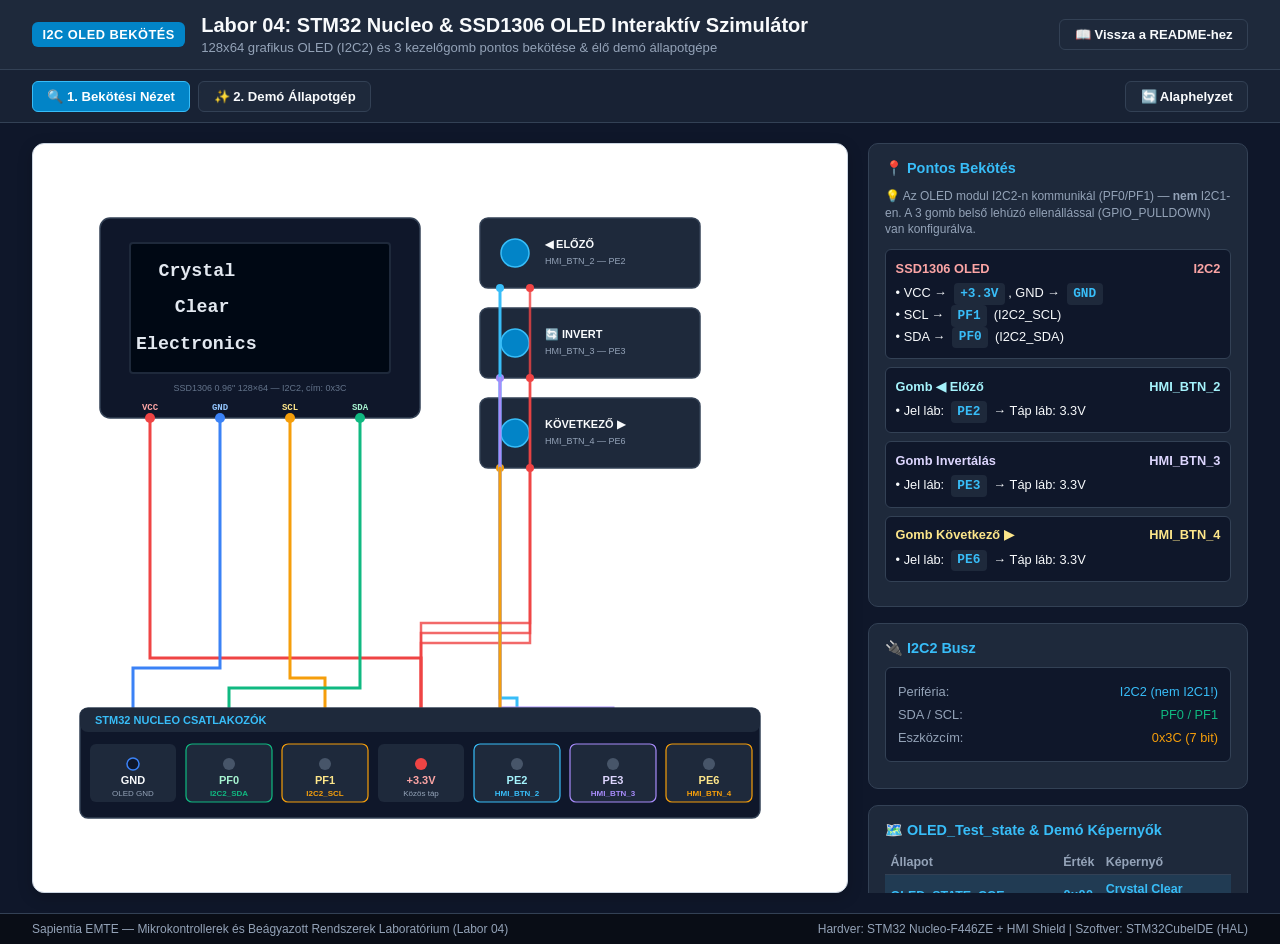
<file: labor_04/breadboard.html>
<!DOCTYPE html>
<html lang="hu">
<head>
  <meta charset="UTF-8">
  <meta name="viewport" content="width=device-width, initial-scale=1.0">
  <title>Labor 04: STM32 Nucleo &amp; SSD1306 OLED Interaktív Bekötés és Szimulátor</title>
  <style>
    :root {
      --bg-dark: #0f172a;
      --panel-bg: #1e293b;
      --card-border: #334155;
      --accent-cyan: #38bdf8;
      --accent-blue: #3b82f6;
      --accent-emerald: #10b981;
      --accent-amber: #f59e0b;
      --accent-rose: #ef4444;
      --text-main: #f8fafc;
      --text-muted: #94a3b8;
    }

    * {
      box-sizing: border-box;
      margin: 0;
      padding: 0;
    }

    body {
      font-family: -apple-system, BlinkMacSystemFont, "Segoe UI", Roboto, Helvetica, Arial, sans-serif;
      background-color: var(--bg-dark);
      color: var(--text-main);
      min-height: 100vh;
      display: flex;
      flex-direction: column;
    }

    header {
      background: #1e293b;
      border-bottom: 1px solid var(--card-border);
      padding: 0.9rem 2rem;
      display: flex;
      justify-content: space-between;
      align-items: center;
      box-shadow: 0 4px 15px rgba(0,0,0,0.3);
    }

    .header-title {
      display: flex;
      align-items: center;
      gap: 1rem;
    }

    .header-badge {
      background: #0284c7;
      color: white;
      font-weight: 800;
      font-size: 0.8rem;
      padding: 0.3rem 0.65rem;
      border-radius: 6px;
      letter-spacing: 0.5px;
    }

    h1 {
      font-size: 1.25rem;
      font-weight: 700;
    }

    .subtitle {
      color: var(--text-muted);
      font-size: 0.82rem;
      margin-top: 0.15rem;
    }

    .controls-bar {
      background: #182234;
      padding: 0.65rem 2rem;
      border-bottom: 1px solid var(--card-border);
      display: flex;
      flex-wrap: wrap;
      gap: 0.75rem;
      align-items: center;
      justify-content: space-between;
    }

    .btn-group {
      display: flex;
      gap: 0.5rem;
      align-items: center;
      flex-wrap: wrap;
    }

    .btn {
      background: var(--panel-bg);
      border: 1px solid var(--card-border);
      color: var(--text-main);
      padding: 0.45rem 0.9rem;
      font-size: 0.82rem;
      font-weight: 600;
      border-radius: 6px;
      cursor: pointer;
      display: inline-flex;
      align-items: center;
      gap: 0.4rem;
      transition: all 0.15s ease;
      text-decoration: none;
    }

    .btn:hover {
      background: #334155;
      border-color: var(--accent-cyan);
    }

    .btn.active {
      background: #0284c7;
      border-color: #38bdf8;
      color: white;
    }

    .btn-action {
      background: #059669;
      border: none;
      color: white;
      padding: 0.45rem 1.1rem;
      border-radius: 6px;
      font-weight: 700;
      cursor: pointer;
      transition: all 0.15s ease;
    }

    .btn-action:hover {
      background: #10b981;
    }

    .btn-action:active {
      transform: scale(0.97);
    }

    .app-container {
      display: grid;
      grid-template-columns: 1fr 380px;
      flex: 1;
      gap: 1.25rem;
      padding: 1.25rem 2rem;
      overflow: hidden;
    }

    .workspace {
      background: #ffffff;
      border: 1px solid #cbd5e1;
      border-radius: 12px;
      padding: 1rem;
      display: flex;
      flex-direction: column;
      align-items: center;
      justify-content: center;
      position: relative;
      overflow: auto;
      box-shadow: 0 4px 15px rgba(0,0,0,0.2);
    }

    .board-svg-wrap {
      width: 100%;
      max-width: 760px;
    }

    .sidebar {
      display: flex;
      flex-direction: column;
      gap: 1rem;
      overflow-y: auto;
      max-height: calc(100vh - 150px);
    }

    .info-card {
      background: var(--panel-bg);
      border: 1px solid var(--card-border);
      border-radius: 10px;
      padding: 1rem;
    }

    .info-card h3 {
      font-size: 0.9rem;
      font-weight: 700;
      color: var(--accent-cyan);
      margin-bottom: 0.65rem;
      display: flex;
      align-items: center;
      gap: 0.4rem;
    }

    .pos-item {
      background: #0f172a;
      border: 1px solid #334155;
      border-radius: 6px;
      padding: 0.6rem;
      margin-bottom: 0.5rem;
      font-size: 0.8rem;
      line-height: 1.45;
    }

    .pos-header {
      display: flex;
      justify-content: space-between;
      align-items: center;
      font-weight: 800;
      margin-bottom: 0.3rem;
    }

    .pos-header.red { color: #fca5a5; }
    .pos-header.amber { color: #fde68a; }
    .pos-header.cyan { color: #a5f3fc; }
    .pos-header.violet { color: #ddd6fe; }

    .pos-coord {
      display: inline-block;
      background: #1e293b;
      padding: 0.1rem 0.4rem;
      border-radius: 4px;
      font-family: monospace;
      font-weight: 700;
      color: #38bdf8;
      margin: 0 0.2rem;
    }

    .polarity-box {
      background: #0f172a;
      border: 1px solid #334155;
      border-radius: 6px;
      padding: 0.75rem;
      margin-bottom: 0.6rem;
    }

    .polarity-row {
      display: flex;
      align-items: center;
      justify-content: space-between;
      padding: 0.25rem 0;
      font-size: 0.8rem;
    }

    .state-table {
      width: 100%;
      border-collapse: collapse;
      font-size: 0.78rem;
    }

    .state-table th {
      text-align: left;
      padding: 0.35rem;
      color: var(--text-muted);
      border-bottom: 1px solid #334155;
    }

    .state-table td {
      padding: 0.4rem 0.35rem;
      border-bottom: 1px solid #1e293b;
    }

    .state-table tr.current-row td {
      background: rgba(56, 189, 248, 0.12);
      color: var(--accent-cyan);
      font-weight: 700;
    }

    .code-monitor {
      background: #090d16;
      border: 1px solid #1e293b;
      border-radius: 6px;
      padding: 0.75rem;
      font-family: monospace;
      font-size: 0.75rem;
      color: #38bdf8;
      line-height: 1.4;
      max-height: 170px;
      overflow-y: auto;
    }

    .hover-tooltip {
      position: absolute;
      background: #0f172a;
      border: 1px solid var(--accent-cyan);
      color: white;
      padding: 0.4rem 0.7rem;
      border-radius: 6px;
      font-size: 0.78rem;
      pointer-events: none;
      display: none;
      box-shadow: 0 4px 12px rgba(0,0,0,0.5);
      z-index: 100;
      max-width: 260px;
    }

    footer {
      background: #090d16;
      border-top: 1px solid var(--card-border);
      padding: 0.5rem 2rem;
      font-size: 0.75rem;
      color: var(--text-muted);
      display: flex;
      justify-content: space-between;
    }

    @media (max-width: 1024px) {
      .app-container {
        grid-template-columns: 1fr;
      }
    }
  </style>
</head>
<body>

  <header>
    <div class="header-title">
      <span class="header-badge">I2C OLED BEKÖTÉS</span>
      <div>
        <h1>Labor 04: STM32 Nucleo &amp; SSD1306 OLED Interaktív Szimulátor</h1>
        <div class="subtitle">128x64 grafikus OLED (I2C2) és 3 kezelőgomb pontos bekötése &amp; élő demó állapotgépe</div>
      </div>
    </div>
    <div class="btn-group">
      <a href="README.md" class="btn">📖 Vissza a README-hez</a>
    </div>
  </header>

  <div class="controls-bar">
    <div class="btn-group">
      <button class="btn active" id="btnModeWiring" onclick="setMode('wiring')">🔍 1. Bekötési Nézet</button>
      <button class="btn" id="btnModeDemo" onclick="setMode('demo')">✨ 2. Demó Állapotgép</button>
    </div>

    <div class="btn-group">
      <button class="btn-action" id="btnPrev" onclick="pressButton('prev')" style="display:none; background:#0284c7;">◀ ELŐZŐ (PE2)</button>
      <button class="btn-action" id="btnInvert" onclick="pressButton('invert')" style="display:none; background:#7c3aed;">🔄 INVERTÁLÁS (PE3)</button>
      <button class="btn-action" id="btnNext" onclick="pressButton('next')" style="display:none;">KÖVETKEZŐ ▶ (PE6)</button>
      <button class="btn" id="btnReset" onclick="resetSimulation()">🔄 Alaphelyzet</button>
    </div>
  </div>

  <div class="app-container">

    <div class="workspace" id="workspace">
      <div class="hover-tooltip" id="tooltip"></div>

      <div class="board-svg-wrap">
        <svg id="breadboardSvg" viewBox="0 0 760 660" width="100%" height="100%" xmlns="http://www.w3.org/2000/svg">

          <!-- ================= OLED MODULE ================= -->
          <g class="comp-oled" data-info="SSD1306 grafikus OLED modul, 128x64 képpont, I2C interfész (cím: 0x3C)">
            <rect x="40" y="30" width="320" height="200" rx="10" fill="#0f172a" stroke="#334155" stroke-width="1.5"/>
            <rect x="70" y="55" width="260" height="130" rx="3" fill="#000814" stroke="#1e293b" stroke-width="2" id="oledScreenBg"/>
            <g id="oledContent" transform="translate(70,55) scale(2.03125)"></g>
            <text x="200" y="203" font-size="9" fill="#64748b" text-anchor="middle">SSD1306 0.96" 128&#215;64 &mdash; I2C2, cím: 0x3C</text>
          </g>

          <!-- OLED header pins -->
          <g font-size="9" font-weight="800" text-anchor="middle" font-family="monospace">
            <circle cx="90" cy="230" r="5" fill="#ef4444" id="pinOledVCC"/>
            <text x="90" y="222" fill="#fca5a5">VCC</text>

            <circle cx="160" cy="230" r="5" fill="#3b82f6" id="pinOledGND"/>
            <text x="160" y="222" fill="#93c5fd">GND</text>

            <circle cx="230" cy="230" r="5" fill="#f59e0b" id="pinOledSCL"/>
            <text x="230" y="222" fill="#fde68a">SCL</text>

            <circle cx="300" cy="230" r="5" fill="#10b981" id="pinOledSDA"/>
            <text x="300" y="222" fill="#a7f3d0">SDA</text>
          </g>

          <!-- ================= 3 CONTROL BUTTONS ================= -->
          <!-- Button 0: ELŐZŐ / PE2 / HMI_BTN_2 -->
          <g class="comp-button" style="cursor:pointer;" onclick="pressButton('prev')" data-info="Nyomógomb (◀ Előző állapot): HMI_BTN_2 &mdash; STM32 PE2, belső GPIO_PULLDOWN, lenyomva 3.3V">
            <rect x="420" y="30" width="220" height="70" rx="8" fill="#1e293b" stroke="#334155" stroke-width="1.5"/>
            <circle cx="455" cy="65" r="14" fill="#0284c7" stroke="#38bdf8" stroke-width="1.5" id="btnPlunger0"/>
            <text x="485" y="60" font-size="11" font-weight="900" fill="#f8fafc">◀ ELŐZŐ</text>
            <text x="485" y="76" font-size="9" fill="#94a3b8">HMI_BTN_2 &mdash; PE2</text>
            <circle cx="440" cy="100" r="4" fill="#38bdf8" id="pinBtn0Sig"/>
            <circle cx="470" cy="100" r="4" fill="#ef4444"/>
          </g>

          <!-- Button 1: INVERTÁLÁS / PE3 / HMI_BTN_3 -->
          <g class="comp-button" style="cursor:pointer;" onclick="pressButton('invert')" data-info="Nyomógomb (Színinvertálás): HMI_BTN_3 &mdash; STM32 PE3, belső GPIO_PULLDOWN, lenyomva 3.3V">
            <rect x="420" y="120" width="220" height="70" rx="8" fill="#1e293b" stroke="#334155" stroke-width="1.5"/>
            <circle cx="455" cy="155" r="14" fill="#0284c7" stroke="#38bdf8" stroke-width="1.5" id="btnPlunger1"/>
            <text x="485" y="150" font-size="11" font-weight="900" fill="#f8fafc">🔄 INVERT</text>
            <text x="485" y="166" font-size="9" fill="#94a3b8">HMI_BTN_3 &mdash; PE3</text>
            <circle cx="440" cy="190" r="4" fill="#a78bfa" id="pinBtn1Sig"/>
            <circle cx="470" cy="190" r="4" fill="#ef4444"/>
          </g>

          <!-- Button 2: KÖVETKEZŐ / PE6 / HMI_BTN_4 -->
          <g class="comp-button" style="cursor:pointer;" onclick="pressButton('next')" data-info="Nyomógomb (Következő állapot ▶): HMI_BTN_4 &mdash; STM32 PE6, belső GPIO_PULLDOWN, lenyomva 3.3V">
            <rect x="420" y="210" width="220" height="70" rx="8" fill="#1e293b" stroke="#334155" stroke-width="1.5"/>
            <circle cx="455" cy="245" r="14" fill="#0284c7" stroke="#38bdf8" stroke-width="1.5" id="btnPlunger2"/>
            <text x="485" y="240" font-size="11" font-weight="900" fill="#f8fafc">KÖVETKEZŐ ▶</text>
            <text x="485" y="256" font-size="9" fill="#94a3b8">HMI_BTN_4 &mdash; PE6</text>
            <circle cx="440" cy="280" r="4" fill="#f59e0b" id="pinBtn2Sig"/>
            <circle cx="470" cy="280" r="4" fill="#ef4444"/>
          </g>

          <!-- ================= WIRES ================= -->
          <!-- OLED VCC -> 3V3 -->
          <path d="M 90,230 L 90,470 L 361,470 L 361,556" fill="none" stroke="#ef4444" stroke-width="3" stroke-linecap="round"/>
          <!-- OLED GND -> GND -->
          <path d="M 160,230 L 160,480 L 73,480 L 73,556" fill="none" stroke="#3b82f6" stroke-width="3" stroke-linecap="round"/>
          <!-- OLED SCL -> PF1 -->
          <path d="M 230,230 L 230,490 L 265,490 L 265,556" fill="none" stroke="#f59e0b" stroke-width="3" stroke-linecap="round"/>
          <!-- OLED SDA -> PF0 -->
          <path d="M 300,230 L 300,500 L 169,500 L 169,556" fill="none" stroke="#10b981" stroke-width="3" stroke-linecap="round"/>

          <!-- Button 0 signal -> PE2, power -> 3V3 -->
          <path d="M 440,100 L 440,510 L 457,510 L 457,556" fill="none" stroke="#38bdf8" stroke-width="3" stroke-linecap="round"/>
          <path d="M 470,100 L 470,455 L 361,455 L 361,556" fill="none" stroke="#ef4444" stroke-width="2.5" stroke-linecap="round" opacity="0.8"/>

          <!-- Button 1 signal -> PE3, power -> 3V3 -->
          <path d="M 440,190 L 440,520 L 553,520 L 553,556" fill="none" stroke="#a78bfa" stroke-width="3" stroke-linecap="round"/>
          <path d="M 470,190 L 470,445 L 361,445 L 361,556" fill="none" stroke="#ef4444" stroke-width="2.5" stroke-linecap="round" opacity="0.8"/>

          <!-- Button 2 signal -> PE6, power -> 3V3 -->
          <path d="M 440,280 L 440,530 L 649,530 L 649,556" fill="none" stroke="#f59e0b" stroke-width="3" stroke-linecap="round"/>
          <path d="M 470,280 L 470,435 L 361,435 L 361,556" fill="none" stroke="#ef4444" stroke-width="2.5" stroke-linecap="round" opacity="0.8"/>

          <!-- ================= STM32 DOCK (BOTTOM) ================= -->
          <g transform="translate(20, 520)">
            <rect x="0" y="0" width="680" height="110" rx="8" fill="#0f172a" stroke="#334155" stroke-width="1.5"/>
            <rect x="0" y="0" width="680" height="24" rx="8" fill="#1e293b"/>
            <text x="15" y="16" font-size="11" font-weight="800" fill="#38bdf8">STM32 NUCLEO CSATLAKOZÓK</text>

            <!-- GND -->
            <g transform="translate(10, 36)">
              <rect x="0" y="0" width="86" height="58" rx="6" fill="#1e293b"/>
              <circle cx="43" cy="20" r="6" fill="#0f172a" stroke="#3b82f6" stroke-width="1.5"/>
              <text x="43" y="40" font-size="11" font-weight="900" fill="#f8fafc" text-anchor="middle">GND</text>
              <text x="43" y="52" font-size="8" fill="#94a3b8" text-anchor="middle">OLED GND</text>
            </g>

            <!-- PF0 SDA -->
            <g transform="translate(106, 36)">
              <rect x="0" y="0" width="86" height="58" rx="6" fill="#1e293b" stroke="#10b981" stroke-width="1.2"/>
              <circle cx="43" cy="20" r="6" id="pinIndicatorPF0" fill="#475569"/>
              <text x="43" y="40" font-size="11" font-weight="900" fill="#a7f3d0" text-anchor="middle">PF0</text>
              <text x="43" y="52" font-size="8" font-weight="700" fill="#10b981" text-anchor="middle">I2C2_SDA</text>
            </g>

            <!-- PF1 SCL -->
            <g transform="translate(202, 36)">
              <rect x="0" y="0" width="86" height="58" rx="6" fill="#1e293b" stroke="#f59e0b" stroke-width="1.2"/>
              <circle cx="43" cy="20" r="6" id="pinIndicatorPF1" fill="#475569"/>
              <text x="43" y="40" font-size="11" font-weight="900" fill="#fde68a" text-anchor="middle">PF1</text>
              <text x="43" y="52" font-size="8" font-weight="700" fill="#f59e0b" text-anchor="middle">I2C2_SCL</text>
            </g>

            <!-- 3V3 -->
            <g transform="translate(298, 36)">
              <rect x="0" y="0" width="86" height="58" rx="6" fill="#1e293b"/>
              <circle cx="43" cy="20" r="6" fill="#ef4444"/>
              <text x="43" y="40" font-size="11" font-weight="900" fill="#fca5a5" text-anchor="middle">+3.3V</text>
              <text x="43" y="52" font-size="8" fill="#94a3b8" text-anchor="middle">Közös táp</text>
            </g>

            <!-- PE2 -->
            <g transform="translate(394, 36)">
              <rect x="0" y="0" width="86" height="58" rx="6" fill="#1e293b" stroke="#38bdf8" stroke-width="1.2"/>
              <circle cx="43" cy="20" r="6" id="pinIndicatorPE2" fill="#475569"/>
              <text x="43" y="40" font-size="11" font-weight="900" fill="#a5f3fc" text-anchor="middle">PE2</text>
              <text x="43" y="52" font-size="8" font-weight="700" fill="#38bdf8" text-anchor="middle">HMI_BTN_2</text>
            </g>

            <!-- PE3 -->
            <g transform="translate(490, 36)">
              <rect x="0" y="0" width="86" height="58" rx="6" fill="#1e293b" stroke="#a78bfa" stroke-width="1.2"/>
              <circle cx="43" cy="20" r="6" id="pinIndicatorPE3" fill="#475569"/>
              <text x="43" y="40" font-size="11" font-weight="900" fill="#ddd6fe" text-anchor="middle">PE3</text>
              <text x="43" y="52" font-size="8" font-weight="700" fill="#a78bfa" text-anchor="middle">HMI_BTN_3</text>
            </g>

            <!-- PE6 -->
            <g transform="translate(586, 36)">
              <rect x="0" y="0" width="86" height="58" rx="6" fill="#1e293b" stroke="#f59e0b" stroke-width="1.2"/>
              <circle cx="43" cy="20" r="6" id="pinIndicatorPE6" fill="#475569"/>
              <text x="43" y="40" font-size="11" font-weight="900" fill="#fde68a" text-anchor="middle">PE6</text>
              <text x="43" y="52" font-size="8" font-weight="700" fill="#f59e0b" text-anchor="middle">HMI_BTN_4</text>
            </g>
          </g>

        </svg>
      </div>
    </div>

    <!-- SIDEBAR WITH CLEAR HTML CARDS -->
    <div class="sidebar">

      <!-- CARD 1: EXACT WIRING -->
      <div class="info-card">
        <h3>📍 Pontos Bekötés</h3>
        <div style="font-size: 0.75rem; color: var(--text-muted); margin-bottom: 0.7rem; line-height: 1.4;">
          💡 Az OLED modul I2C2-n kommunikál (PF0/PF1) &mdash; <strong>nem</strong> I2C1-en. A 3 gomb belső lehúzó ellenállással (GPIO_PULLDOWN) van konfigurálva.
        </div>

        <div class="pos-item">
          <div class="pos-header red">
            <span>SSD1306 OLED</span>
            <span>I2C2</span>
          </div>
          <div>• VCC → <span class="pos-coord">+3.3V</span>, GND → <span class="pos-coord">GND</span></div>
          <div>• SCL → <span class="pos-coord">PF1</span> (I2C2_SCL)</div>
          <div>• SDA → <span class="pos-coord">PF0</span> (I2C2_SDA)</div>
        </div>

        <div class="pos-item">
          <div class="pos-header cyan">
            <span>Gomb ◀ Előző</span>
            <span>HMI_BTN_2</span>
          </div>
          <div>• Jel láb: <span class="pos-coord">PE2</span> &rarr; Táp láb: 3.3V</div>
        </div>

        <div class="pos-item">
          <div class="pos-header violet">
            <span>Gomb Invertálás</span>
            <span>HMI_BTN_3</span>
          </div>
          <div>• Jel láb: <span class="pos-coord">PE3</span> &rarr; Táp láb: 3.3V</div>
        </div>

        <div class="pos-item">
          <div class="pos-header amber">
            <span>Gomb Következő ▶</span>
            <span>HMI_BTN_4</span>
          </div>
          <div>• Jel láb: <span class="pos-coord">PE6</span> &rarr; Táp láb: 3.3V</div>
        </div>
      </div>

      <!-- CARD 2: I2C INFO -->
      <div class="info-card">
        <h3>🔌 I2C2 Busz</h3>
        <div class="polarity-box">
          <div class="polarity-row">
            <span style="color: var(--text-muted);">Periféria:</span>
            <span style="color: var(--accent-cyan);">I2C2 (nem I2C1!)</span>
          </div>
          <div class="polarity-row">
            <span style="color: var(--text-muted);">SDA / SCL:</span>
            <span style="color: var(--accent-emerald);">PF0 / PF1</span>
          </div>
          <div class="polarity-row">
            <span style="color: var(--text-muted);">Eszközcím:</span>
            <span style="color: var(--accent-amber);">0x3C (7 bit)</span>
          </div>
        </div>
      </div>

      <!-- CARD 3: STATE TABLE -->
      <div class="info-card">
        <h3>🗺️ OLED_Test_state &amp; Demó Képernyők</h3>
        <table class="state-table" id="stateTable">
          <thead>
            <tr><th>Állapot</th><th>Érték</th><th>Képernyő</th></tr>
          </thead>
          <tbody>
            <tr data-state="CCE"><td>OLED_STATE_CCE</td><td><code>0x00</code></td><td>Crystal Clear Electronics</td></tr>
            <tr data-state="FONTS"><td>OLED_STATE_FONTS</td><td><code>0x01</code></td><td>Betűkészletek</td></tr>
            <tr data-state="LINE"><td>OLED_STATE_LINE</td><td><code>0x02</code></td><td>Véletlen vonal</td></tr>
            <tr data-state="RECTANGLE"><td>OLED_STATE_RECTANGLE</td><td><code>0x03</code></td><td>Egymásba ágyazott téglalapok</td></tr>
            <tr data-state="CIRCLE"><td>OLED_STATE_CIRCLE</td><td><code>0x04</code></td><td>Növekvő kör animáció</td></tr>
            <tr data-state="ARC"><td>OLED_STATE_ARC</td><td><code>0x05</code></td><td>Forgó ívek</td></tr>
            <tr data-state="POLYLINE"><td>OLED_STATE_POLYLINE</td><td><code>0x06</code></td><td>Törtvonal (rombusz)</td></tr>
          </tbody>
        </table>
      </div>

      <!-- CARD 4: CODE MONITOR -->
      <div class="info-card">
        <h3>💻 Élő Kódkövető</h3>
        <div class="code-monitor" id="codeMonitor">
          <span style="color:#64748b;">// Válassz szimulációs módot a fenti gombokkal!</span><br>
          <span id="codeTraceText">OLED_Init(); OLED_Fill(BLACK); OLED_UpdateScreen();</span>
        </div>
      </div>

    </div>

  </div>

  <footer>
    <div>Sapientia EMTE — Mikrokontrollerek és Beágyazott Rendszerek Laboratórium (Labor 04)</div>
    <div>Hardver: STM32 Nucleo-F446ZE + HMI Shield | Szoftver: STM32CubeIDE (HAL)</div>
  </footer>

  <script>
    let currentMode = 'wiring';
    let currentState = 'CCE';
    let isInverted = false;
    let demoInterval = null;

    const STATES = ['CCE', 'FONTS', 'LINE', 'RECTANGLE', 'CIRCLE', 'ARC', 'POLYLINE'];
    let circleAnim = { x: 0, r: 1 };
    let arcAnim = { angle: 0 };

    function polarToXY(cx, cy, r, deg) {
      const rad = (deg - 90) * Math.PI / 180;
      return { x: cx + r * Math.cos(rad), y: cy + r * Math.sin(rad) };
    }

    function arcPath(cx, cy, r, startDeg, endDeg) {
      const start = polarToXY(cx, cy, r, startDeg);
      const end = polarToXY(cx, cy, r, endDeg);
      const sweep = ((endDeg - startDeg) % 360 + 360) % 360;
      const largeArc = sweep > 180 ? 1 : 0;
      return `M ${start.x.toFixed(2)},${start.y.toFixed(2)} A ${r},${r} 0 ${largeArc} 1 ${end.x.toFixed(2)},${end.y.toFixed(2)}`;
    }

    function fg() { return isInverted ? '#0f172a' : '#e2e8f0'; }

    function renderOled() {
      const content = document.getElementById('oledContent');
      const bg = document.getElementById('oledScreenBg');
      bg.setAttribute('fill', isInverted ? '#e2e8f0' : '#000814');
      const c = fg();
      let s = '';

      switch (currentState) {
        case 'CCE':
          s += `<text x="14" y="16" font-size="9" font-weight="800" fill="${c}" font-family="monospace">Crystal</text>`;
          s += `<text x="22" y="34" font-size="9" font-weight="800" fill="${c}" font-family="monospace">Clear</text>`;
          s += `<text x="3" y="52" font-size="9" font-weight="800" fill="${c}" font-family="monospace">Electronics</text>`;
          break;
        case 'FONTS':
          s += `<text x="2" y="11" font-size="10" fill="${c}" font-family="monospace">16x26</text>`;
          s += `<text x="2" y="30" font-size="8" fill="${c}" font-family="monospace">11x18</text>`;
          s += `<text x="2" y="46" font-size="6" fill="${c}" font-family="monospace">7x10</text>`;
          s += `<text x="2" y="58" font-size="5" fill="${c}" font-family="monospace">6x8</text>`;
          break;
        case 'LINE': {
          const x1 = Math.floor(Math.random() * 128);
          const x2 = Math.floor(Math.random() * 128);
          s += `<line x1="${x1}" y1="0" x2="${x2}" y2="63" stroke="${c}" stroke-width="1"/>`;
          break;
        }
        case 'RECTANGLE':
          for (let d = 0; d < 5; d++) {
            s += `<rect x="${1 + 5 * d}" y="${1 + 5 * d}" width="${126 - 10 * d}" height="${62 - 10 * d}" fill="none" stroke="${c}" stroke-width="1"/>`;
          }
          break;
        case 'CIRCLE':
          s += `<circle cx="${circleAnim.x}" cy="31" r="${circleAnim.r}" fill="none" stroke="${c}" stroke-width="1"/>`;
          break;
        case 'ARC':
          [5, 10, 15, 20].forEach(r => {
            s += `<path d="${arcPath(63, 31, r, arcAnim.angle, 270 + arcAnim.angle)}" fill="none" stroke="${c}" stroke-width="1"/>`;
          });
          break;
        case 'POLYLINE':
          s += `<polyline points="63,11 43,20 63,51 83,20 63,11" fill="none" stroke="${c}" stroke-width="1"/>`;
          break;
      }
      content.innerHTML = s;
    }

    function tickAnimation() {
      if (currentMode !== 'demo') return;
      if (currentState === 'CIRCLE') {
        circleAnim.r += 1;
        circleAnim.x += 2;
        if (circleAnim.x > 100) { circleAnim.x = 0; circleAnim.r = 1; }
      } else if (currentState === 'ARC') {
        arcAnim.angle = (arcAnim.angle + 10) % 360;
      }
      renderOled();
    }

    function updateStateTable() {
      document.querySelectorAll('#stateTable tbody tr').forEach(tr => {
        tr.classList.toggle('current-row', tr.getAttribute('data-state') === currentState);
      });
    }

    const FUNC_CALLS = {
      CCE: 'OLED_TestCCE(); // "Crystal" / "Clear" / "Electronics" kiírása',
      FONTS: 'OLED_TestFonts(); // Font_16x26, Font_11x18, Font_7x10, Font_6x8',
      LINE: 'OLED_TestLine(); // OLED_DrawLine(randX1, 0, randX2, 63, WHITE);',
      RECTANGLE: 'OLED_TestRectangle(); // 5x OLED_DrawRectangle(...) egymásba ágyazva',
      CIRCLE: 'OLED_TestCircle(&start_x, &start_r); // OLED_DrawCircle(x, 31, r, WHITE);',
      ARC: 'OLED_TestArc(&start_angle); // 4x OLED_DrawArc(63, 31, r, angle, 270+angle, WHITE);',
      POLYLINE: 'OLED_TestPolyline(); // OLED_DrawPolyline(loc_vertex, 5, WHITE);'
    };

    function updateCodeMonitor(extra) {
      const el = document.getElementById('codeTraceText');
      let txt = `<span style="color:#64748b;">// test_state = ${currentState}</span><br>${FUNC_CALLS[currentState]}<br>OLED_UpdateScreen();`;
      if (extra) txt = `<span style="color:#f472b6;">// ${extra}</span><br>` + txt;
      el.innerHTML = txt;
    }

    function setMode(mode) {
      currentMode = mode;
      clearInterval(demoInterval);
      demoInterval = null;

      document.getElementById('btnModeWiring').classList.toggle('active', mode === 'wiring');
      document.getElementById('btnModeDemo').classList.toggle('active', mode === 'demo');

      const show = mode === 'demo' ? 'inline-flex' : 'none';
      document.getElementById('btnPrev').style.display = show;
      document.getElementById('btnInvert').style.display = show;
      document.getElementById('btnNext').style.display = show;

      if (mode === 'wiring') {
        currentState = 'CCE';
        isInverted = false;
        renderOled();
        updateStateTable();
        document.getElementById('codeTraceText').innerHTML =
          `<span style="color:#64748b;">// Hardver ellenőrzés</span><br>MX_I2C2_Init(); OLED_Init();`;
      } else {
        renderOled();
        updateStateTable();
        updateCodeMonitor();
        demoInterval = setInterval(tickAnimation, 600);
      }
    }

    function pressButton(which) {
      if (currentMode !== 'demo') setMode('demo');

      const plungerIdx = { prev: 0, invert: 1, next: 2 }[which];
      const plunger = document.getElementById(`btnPlunger${plungerIdx}`);
      if (plunger) {
        const orig = plunger.getAttribute('fill');
        plunger.setAttribute('fill', '#38bdf8');
        setTimeout(() => plunger.setAttribute('fill', orig), 150);
      }
      const sigPin = document.getElementById(`pinBtn${plungerIdx}Sig`);
      if (sigPin) {
        const orig = sigPin.getAttribute('fill');
        sigPin.setAttribute('fill', '#ffffff');
        setTimeout(() => sigPin.setAttribute('fill', orig), 250);
      }

      const pinInd = { prev: 'pinIndicatorPE2', invert: 'pinIndicatorPE3', next: 'pinIndicatorPE6' }[which];
      const ind = document.getElementById(pinInd);
      if (ind) {
        ind.setAttribute('fill', '#ffffff');
        setTimeout(() => ind.setAttribute('fill', '#475569'), 250);
      }

      let idx = STATES.indexOf(currentState);
      if (which === 'prev') {
        idx = (idx === 0) ? STATES.length - 1 : idx - 1;
        currentState = STATES[idx];
        updateCodeMonitor('◀ Előző gomb (PE2): current_state_debounce éldetektálás');
      } else if (which === 'next') {
        idx = (idx === STATES.length - 1) ? 0 : idx + 1;
        currentState = STATES[idx];
        updateCodeMonitor('Következő gomb ▶ (PE6): current_state_debounce éldetektálás');
      } else if (which === 'invert') {
        isInverted = !isInverted;
        updateCodeMonitor(`Invertálás gomb (PE3): OLED_SetDisplayInverse(${isInverted ? 'ON' : 'OFF'})`);
      }

      circleAnim = { x: 0, r: 1 };
      arcAnim = { angle: 0 };
      renderOled();
      updateStateTable();
    }

    function resetSimulation() {
      setMode('wiring');
    }

    function initTooltips() {
      const tooltip = document.getElementById('tooltip');
      document.querySelectorAll('[data-info]').forEach(el => {
        el.addEventListener('mousemove', (e) => {
          tooltip.style.display = 'block';
          tooltip.textContent = el.getAttribute('data-info');
          tooltip.style.left = (e.pageX + 15) + 'px';
          tooltip.style.top = (e.pageY + 15) + 'px';
        });
        el.addEventListener('mouseleave', () => tooltip.style.display = 'none');
      });
    }

    window.addEventListener('DOMContentLoaded', () => {
      initTooltips();
      renderOled();
      updateStateTable();
    });
  </script>
</body>
</html>
</file>
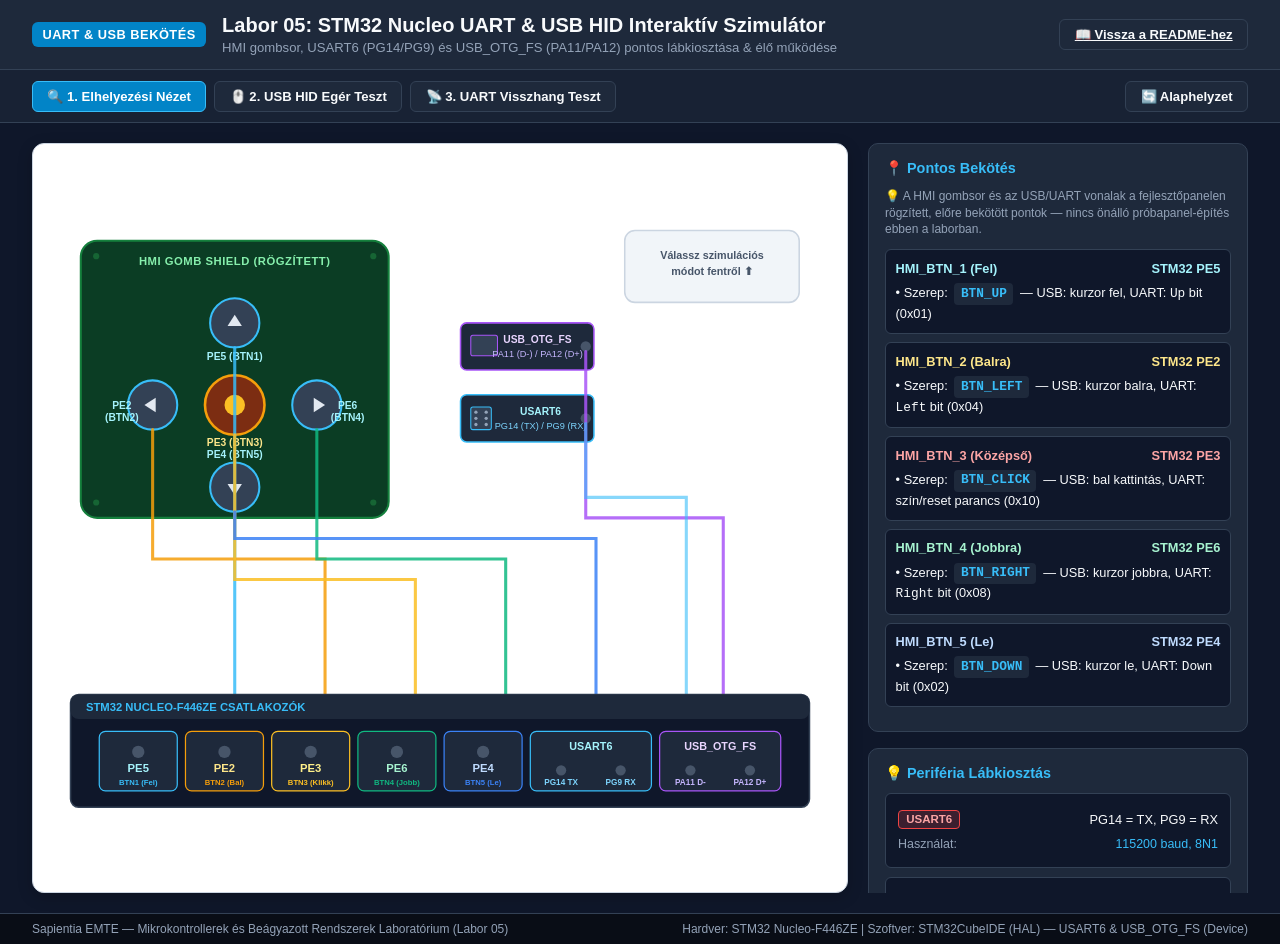
<file: labor_05/breadboard.html>
<!DOCTYPE html>
<html lang="hu">
<head>
  <meta charset="UTF-8">
  <meta name="viewport" content="width=device-width, initial-scale=1.0">
  <title>Labor 05: STM32 Nucleo UART &amp; USB HID Interaktív Szimulátor</title>
  <style>
    :root {
      --bg-dark: #0f172a;
      --panel-bg: #1e293b;
      --card-border: #334155;
      --accent-cyan: #38bdf8;
      --accent-blue: #3b82f6;
      --accent-emerald: #10b981;
      --accent-amber: #f59e0b;
      --accent-rose: #ef4444;
      --text-main: #f8fafc;
      --text-muted: #94a3b8;
    }

    * {
      box-sizing: border-box;
      margin: 0;
      padding: 0;
    }

    body {
      font-family: -apple-system, BlinkMacSystemFont, "Segoe UI", Roboto, Helvetica, Arial, sans-serif;
      background-color: var(--bg-dark);
      color: var(--text-main);
      min-height: 100vh;
      display: flex;
      flex-direction: column;
    }

    header {
      background: #1e293b;
      border-bottom: 1px solid var(--card-border);
      padding: 0.9rem 2rem;
      display: flex;
      justify-content: space-between;
      align-items: center;
      box-shadow: 0 4px 15px rgba(0,0,0,0.3);
    }

    .header-title {
      display: flex;
      align-items: center;
      gap: 1rem;
    }

    .header-badge {
      background: #0284c7;
      color: white;
      font-weight: 800;
      font-size: 0.8rem;
      padding: 0.3rem 0.65rem;
      border-radius: 6px;
      letter-spacing: 0.5px;
    }

    h1 {
      font-size: 1.25rem;
      font-weight: 700;
    }

    .subtitle {
      color: var(--text-muted);
      font-size: 0.82rem;
      margin-top: 0.15rem;
    }

    .controls-bar {
      background: #182234;
      padding: 0.65rem 2rem;
      border-bottom: 1px solid var(--card-border);
      display: flex;
      flex-wrap: wrap;
      gap: 0.75rem;
      align-items: center;
      justify-content: space-between;
    }

    .btn-group {
      display: flex;
      gap: 0.5rem;
      align-items: center;
    }

    .btn {
      background: var(--panel-bg);
      border: 1px solid var(--card-border);
      color: var(--text-main);
      padding: 0.45rem 0.9rem;
      font-size: 0.82rem;
      font-weight: 600;
      border-radius: 6px;
      cursor: pointer;
      display: inline-flex;
      align-items: center;
      gap: 0.4rem;
      transition: all 0.15s ease;
    }

    .btn:hover {
      background: #334155;
      border-color: var(--accent-cyan);
    }

    .btn.active {
      background: #0284c7;
      border-color: #38bdf8;
      color: white;
    }

    .btn-action {
      background: #059669;
      border: none;
      color: white;
      padding: 0.45rem 1.1rem;
      border-radius: 6px;
      font-weight: 700;
      cursor: pointer;
      transition: all 0.15s ease;
    }

    .btn-action:hover {
      background: #10b981;
    }

    .btn-action:active {
      transform: scale(0.97);
    }

    .app-container {
      display: grid;
      grid-template-columns: 1fr 380px;
      flex: 1;
      gap: 1.25rem;
      padding: 1.25rem 2rem;
      overflow: hidden;
    }

    .workspace {
      background: #ffffff;
      border: 1px solid #cbd5e1;
      border-radius: 12px;
      padding: 1rem;
      display: flex;
      flex-direction: column;
      align-items: center;
      justify-content: center;
      position: relative;
      overflow: auto;
      box-shadow: 0 4px 15px rgba(0,0,0,0.2);
    }

    .board-svg-wrap {
      width: 100%;
      max-width: 780px;
    }

    .sidebar {
      display: flex;
      flex-direction: column;
      gap: 1rem;
      overflow-y: auto;
      max-height: calc(100vh - 150px);
    }

    .info-card {
      background: var(--panel-bg);
      border: 1px solid var(--card-border);
      border-radius: 10px;
      padding: 1rem;
    }

    .info-card h3 {
      font-size: 0.9rem;
      font-weight: 700;
      color: var(--accent-cyan);
      margin-bottom: 0.65rem;
      display: flex;
      align-items: center;
      gap: 0.4rem;
    }

    /* POSITIONS LIST (HTML) */
    .pos-item {
      background: #0f172a;
      border: 1px solid #334155;
      border-radius: 6px;
      padding: 0.6rem;
      margin-bottom: 0.5rem;
      font-size: 0.8rem;
      line-height: 1.45;
    }

    .pos-header {
      display: flex;
      justify-content: space-between;
      align-items: center;
      font-weight: 800;
      margin-bottom: 0.3rem;
    }

    .pos-header.red { color: #fca5a5; }
    .pos-header.yellow { color: #fde68a; }
    .pos-header.green { color: #a7f3d0; }
    .pos-header.blue { color: #bfdbfe; }
    .pos-header.cyan { color: #a5f3fc; }

    .pos-coord {
      display: inline-block;
      background: #1e293b;
      padding: 0.1rem 0.4rem;
      border-radius: 4px;
      font-family: monospace;
      font-weight: 700;
      color: #38bdf8;
      margin: 0 0.2rem;
    }

    .polarity-box {
      background: #0f172a;
      border: 1px solid #334155;
      border-radius: 6px;
      padding: 0.75rem;
      margin-bottom: 0.6rem;
    }

    .polarity-row {
      display: flex;
      align-items: center;
      justify-content: space-between;
      padding: 0.25rem 0;
      font-size: 0.8rem;
    }

    .tag-anode {
      background: rgba(239, 68, 68, 0.2);
      color: #fca5a5;
      border: 1px solid #ef4444;
      padding: 0.15rem 0.45rem;
      border-radius: 4px;
      font-weight: 700;
      font-size: 0.72rem;
    }

    .tag-cathode {
      background: rgba(59, 130, 246, 0.2);
      color: #93c5fd;
      border: 1px solid #3b82f6;
      padding: 0.15rem 0.45rem;
      border-radius: 4px;
      font-weight: 700;
      font-size: 0.72rem;
    }

    .state-table {
      width: 100%;
      border-collapse: collapse;
      font-size: 0.8rem;
    }

    .state-table th {
      text-align: left;
      padding: 0.35rem;
      color: var(--text-muted);
      border-bottom: 1px solid #334155;
    }

    .state-table td {
      padding: 0.4rem 0.35rem;
      border-bottom: 1px solid #1e293b;
    }

    .status-dot {
      display: inline-block;
      width: 10px;
      height: 10px;
      border-radius: 50%;
      margin-right: 6px;
      background: #475569;
    }

    .status-dot.on-red { background: #ef4444; box-shadow: 0 0 8px #ef4444; }
    .status-dot.on-yellow { background: #eab308; box-shadow: 0 0 8px #eab308; }
    .status-dot.on-green { background: #10b981; box-shadow: 0 0 8px #10b981; }
    .status-dot.on-blue { background: #3b82f6; box-shadow: 0 0 8px #3b82f6; }

    .code-monitor {
      background: #090d16;
      border: 1px solid #1e293b;
      border-radius: 6px;
      padding: 0.75rem;
      font-family: monospace;
      font-size: 0.75rem;
      color: #38bdf8;
      line-height: 1.4;
      max-height: 150px;
      overflow-y: auto;
    }

    .hover-tooltip {
      position: absolute;
      background: #0f172a;
      border: 1px solid var(--accent-cyan);
      color: white;
      padding: 0.4rem 0.7rem;
      border-radius: 6px;
      font-size: 0.78rem;
      pointer-events: none;
      display: none;
      box-shadow: 0 4px 12px rgba(0,0,0,0.5);
      z-index: 100;
    }

    footer {
      background: #090d16;
      border-top: 1px solid var(--card-border);
      padding: 0.5rem 2rem;
      font-size: 0.75rem;
      color: var(--text-muted);
      display: flex;
      justify-content: space-between;
    }

    @media (max-width: 1024px) {
      .app-container {
        grid-template-columns: 1fr;
      }
    }
  </style>
</head>
<body>

  <header>
    <div class="header-title">
      <span class="header-badge">UART &amp; USB BEKÖTÉS</span>
      <div>
        <h1>Labor 05: STM32 Nucleo UART &amp; USB HID Interaktív Szimulátor</h1>
        <div class="subtitle">HMI gombsor, USART6 (PG14/PG9) és USB_OTG_FS (PA11/PA12) pontos lábkiosztása &amp; élő működése</div>
      </div>
    </div>
    <div class="btn-group">
      <a href="README.md" class="btn">📖 Vissza a README-hez</a>
    </div>
  </header>

  <div class="controls-bar">
    <div class="btn-group">
      <button class="btn active" id="btnModeWiring" onclick="setMode('wiring')">🔍 1. Elhelyezési Nézet</button>
      <button class="btn" id="btnModeUsb" onclick="setMode('usb')">🖱️ 2. USB HID Egér Teszt</button>
      <button class="btn" id="btnModeUart" onclick="setMode('uart')">📡 3. UART Visszhang Teszt</button>
    </div>

    <div class="btn-group">
      <span id="uartByteDisplay" style="font-family: monospace; font-size: 0.85rem; font-weight: 700; color: var(--accent-amber); margin-right: 0.5rem; display: none;">
        TX: <span id="txByte">0x00</span> &nbsp;|&nbsp; RX: <span id="rxByte">0x00</span>
      </span>
      <button class="btn" id="btnReset" onclick="resetSimulation()">🔄 Alaphelyzet</button>
    </div>
  </div>

  <div class="app-container">

    <div class="workspace" id="workspace">
      <div class="hover-tooltip" id="tooltip"></div>

      <div class="board-svg-wrap">
        <svg id="boardSvg" viewBox="0 0 760 600" width="100%" height="100%" xmlns="http://www.w3.org/2000/svg">
          <defs>
            <filter id="glowCyan" x="-40%" y="-40%" width="180%" height="180%"><feGaussianBlur stdDeviation="5" result="b"/><feMerge><feMergeNode in="b"/><feMergeNode in="SourceGraphic"/></feMerge></filter>
            <filter id="glowAmber" x="-40%" y="-40%" width="180%" height="180%"><feGaussianBlur stdDeviation="5" result="b"/><feMerge><feMergeNode in="b"/><feMergeNode in="SourceGraphic"/></feMerge></filter>
            <filter id="glowGreen" x="-40%" y="-40%" width="180%" height="180%"><feGaussianBlur stdDeviation="5" result="b"/><feMerge><feMergeNode in="b"/><feMergeNode in="SourceGraphic"/></feMerge></filter>
          </defs>

          <!-- ================= HMI GOMB SHIELD ================= -->
          <g id="hmiShield">
            <rect x="30" y="30" width="300" height="270" rx="16" fill="#0b3d24" stroke="#15803d" stroke-width="2"/>
            <text x="180" y="54" font-size="11" font-weight="800" fill="#86efac" text-anchor="middle" letter-spacing="0.5">HMI GOMB SHIELD (RÖGZÍTETT)</text>
            <circle cx="45" cy="45" r="3" fill="#166534"/>
            <circle cx="315" cy="45" r="3" fill="#166534"/>
            <circle cx="45" cy="285" r="3" fill="#166534"/>
            <circle cx="315" cy="285" r="3" fill="#166534"/>

            <!-- UP: HMI_BTN_1 / PE5 -->
            <g class="comp-button" style="cursor:pointer;" onclick="pressButton('up')" data-info="HMI_BTN_1 (PE5) — Fel gomb: USB módban kurzor fel, UART módban 'Up' bit (0x01)">
              <circle cx="180" cy="110" r="24" id="btnUp" fill="#334155" stroke="#38bdf8" stroke-width="2"/>
              <path d="M 180,102 L 173,113 L 187,113 Z" fill="#e2e8f0"/>
              <text x="180" y="146" font-size="10" font-weight="800" fill="#a5f3fc" text-anchor="middle">PE5 (BTN1)</text>
            </g>

            <!-- LEFT: HMI_BTN_2 / PE2 -->
            <g class="comp-button" style="cursor:pointer;" onclick="pressButton('left')" data-info="HMI_BTN_2 (PE2) — Balra gomb: USB módban kurzor balra, UART módban 'Left' bit (0x04)">
              <circle cx="100" cy="190" r="24" id="btnLeft" fill="#334155" stroke="#38bdf8" stroke-width="2"/>
              <path d="M 92,190 L 103,183 L 103,197 Z" fill="#e2e8f0"/>
              <text x="70" y="194" font-size="10" font-weight="800" fill="#a5f3fc" text-anchor="middle">PE2</text>
              <text x="70" y="206" font-size="10" font-weight="800" fill="#a5f3fc" text-anchor="middle">(BTN2)</text>
            </g>

            <!-- CLICK / RESET: HMI_BTN_3 / PE3 -->
            <g class="comp-button" style="cursor:pointer;" onclick="pressButton('click')" data-info="HMI_BTN_3 (PE3) — Középső gomb: USB módban bal kattintás, UART módban a szín/reset parancs bitje (0x10)">
              <circle cx="180" cy="190" r="29" id="btnClick" fill="#7c2d12" stroke="#f59e0b" stroke-width="2.5"/>
              <circle cx="180" cy="190" r="10" fill="#fbbf24"/>
              <text x="180" y="230" font-size="10" font-weight="800" fill="#fde68a" text-anchor="middle">PE3 (BTN3)</text>
            </g>

            <!-- RIGHT: HMI_BTN_4 / PE6 -->
            <g class="comp-button" style="cursor:pointer;" onclick="pressButton('right')" data-info="HMI_BTN_4 (PE6) — Jobbra gomb: USB módban kurzor jobbra, UART módban 'Right' bit (0x08)">
              <circle cx="260" cy="190" r="24" id="btnRight" fill="#334155" stroke="#38bdf8" stroke-width="2"/>
              <path d="M 268,190 L 257,183 L 257,197 Z" fill="#e2e8f0"/>
              <text x="290" y="194" font-size="10" font-weight="800" fill="#a5f3fc" text-anchor="middle">PE6</text>
              <text x="290" y="206" font-size="10" font-weight="800" fill="#a5f3fc" text-anchor="middle">(BTN4)</text>
            </g>

            <!-- DOWN: HMI_BTN_5 / PE4 -->
            <g class="comp-button" style="cursor:pointer;" onclick="pressButton('down')" data-info="HMI_BTN_5 (PE4) — Le gomb: USB módban kurzor le, UART módban 'Down' bit (0x02)">
              <circle cx="180" cy="270" r="24" id="btnDown" fill="#334155" stroke="#38bdf8" stroke-width="2"/>
              <path d="M 180,278 L 173,267 L 187,267 Z" fill="#e2e8f0"/>
              <text x="180" y="242" font-size="10" font-weight="800" fill="#a5f3fc" text-anchor="middle">PE4 (BTN5)</text>
            </g>
          </g>

          <!-- ================= CONNECTOR ICONS ================= -->
          <g id="usbConnIcon" data-info="USB_OTG_FS Device mód: D- = PA11, D+ = PA12 — a Nucleo beépített micro-USB csatlakozóján keresztül a PC-hez">
            <rect x="400" y="110" width="130" height="46" rx="6" fill="#1e293b" stroke="#a855f7" stroke-width="1.5"/>
            <rect x="410" y="122" width="26" height="20" rx="2" fill="#334155" stroke="#a855f7"/>
            <text x="475" y="130" font-size="10" font-weight="800" fill="#e9d5ff" text-anchor="middle">USB_OTG_FS</text>
            <text x="475" y="143" font-size="9" fill="#c4b5fd" text-anchor="middle">PA11 (D-) / PA12 (D+)</text>
            <circle cx="522" cy="133" r="5" id="pinIndicatorUSB" fill="#475569"/>
          </g>

          <g id="uartConnIcon" data-info="USART6 aszinkron soros vonal: TX = PG14, RX = PG9 — külső USB-UART átalakítóhoz vagy partner panelhez">
            <rect x="400" y="180" width="130" height="46" rx="6" fill="#1e293b" stroke="#38bdf8" stroke-width="1.5"/>
            <rect x="410" y="192" width="20" height="22" rx="2" fill="#334155" stroke="#38bdf8"/>
            <circle cx="415" cy="197" r="1.6" fill="#94a3b8"/><circle cx="425" cy="197" r="1.6" fill="#94a3b8"/>
            <circle cx="415" cy="203" r="1.6" fill="#94a3b8"/><circle cx="425" cy="203" r="1.6" fill="#94a3b8"/>
            <circle cx="415" cy="209" r="1.6" fill="#94a3b8"/><circle cx="425" cy="209" r="1.6" fill="#94a3b8"/>
            <text x="478" y="200" font-size="10" font-weight="800" fill="#a5f3fc" text-anchor="middle">USART6</text>
            <text x="478" y="213" font-size="9" fill="#7dd3fc" text-anchor="middle">PG14 (TX) / PG9 (RX)</text>
            <circle cx="522" cy="203" r="5" id="pinIndicatorUART" fill="#475569"/>
          </g>

          <!-- ================= WIRES: SHIELD -> DOCK ================= -->
          <path d="M 180,472 L 180,320 L 180,134" fill="none" stroke="#38bdf8" stroke-width="3" stroke-linecap="round" opacity="0.85"/>
          <path d="M 268,472 L 268,340 L 100,340 L 100,214" fill="none" stroke="#f59e0b" stroke-width="3" stroke-linecap="round" opacity="0.85"/>
          <path d="M 356,472 L 356,360 L 180,360 L 180,219" fill="none" stroke="#fbbf24" stroke-width="3" stroke-linecap="round" opacity="0.85"/>
          <path d="M 444,472 L 444,340 L 260,340 L 260,214" fill="none" stroke="#10b981" stroke-width="3" stroke-linecap="round" opacity="0.85"/>
          <path d="M 532,472 L 532,320 L 180,320 L 180,294" fill="none" stroke="#3b82f6" stroke-width="3" stroke-linecap="round" opacity="0.85"/>

          <path d="M 656,472 L 656,300 L 522,300 L 522,138" fill="none" stroke="#a855f7" stroke-width="3" stroke-linecap="round" opacity="0.85"/>
          <path d="M 620,472 L 620,280 L 522,280 L 522,208" fill="none" stroke="#38bdf8" stroke-width="3" stroke-linecap="round" opacity="0.6"/>

          <!-- ================= STM32 DOCK (BOTTOM) ================= -->
          <g transform="translate(20, 472)">
            <rect x="0" y="0" width="720" height="110" rx="8" fill="#0f172a" stroke="#334155" stroke-width="1.5"/>
            <rect x="0" y="0" width="720" height="24" rx="8" fill="#1e293b"/>
            <text x="15" y="16" font-size="11" font-weight="800" fill="#38bdf8">STM32 NUCLEO-F446ZE CSATLAKOZÓK</text>

            <!-- PE5 -->
            <g transform="translate(28, 36)">
              <rect x="0" y="0" width="76" height="58" rx="6" fill="#1e293b" stroke="#38bdf8" stroke-width="1.2"/>
              <circle cx="38" cy="20" r="6" id="pinIndicatorPE5" fill="#475569"/>
              <text x="38" y="40" font-size="11" font-weight="900" fill="#a5f3fc" text-anchor="middle">PE5</text>
              <text x="38" y="52" font-size="7.5" font-weight="700" fill="#38bdf8" text-anchor="middle">BTN1 (Fel)</text>
            </g>

            <!-- PE2 -->
            <g transform="translate(112, 36)">
              <rect x="0" y="0" width="76" height="58" rx="6" fill="#1e293b" stroke="#f59e0b" stroke-width="1.2"/>
              <circle cx="38" cy="20" r="6" id="pinIndicatorPE2" fill="#475569"/>
              <text x="38" y="40" font-size="11" font-weight="900" fill="#fde68a" text-anchor="middle">PE2</text>
              <text x="38" y="52" font-size="7.5" font-weight="700" fill="#f59e0b" text-anchor="middle">BTN2 (Bal)</text>
            </g>

            <!-- PE3 -->
            <g transform="translate(196, 36)">
              <rect x="0" y="0" width="76" height="58" rx="6" fill="#1e293b" stroke="#fbbf24" stroke-width="1.2"/>
              <circle cx="38" cy="20" r="6" id="pinIndicatorPE3" fill="#475569"/>
              <text x="38" y="40" font-size="11" font-weight="900" fill="#fef08a" text-anchor="middle">PE3</text>
              <text x="38" y="52" font-size="7.5" font-weight="700" fill="#fbbf24" text-anchor="middle">BTN3 (Klikk)</text>
            </g>

            <!-- PE6 -->
            <g transform="translate(280, 36)">
              <rect x="0" y="0" width="76" height="58" rx="6" fill="#1e293b" stroke="#10b981" stroke-width="1.2"/>
              <circle cx="38" cy="20" r="6" id="pinIndicatorPE6" fill="#475569"/>
              <text x="38" y="40" font-size="11" font-weight="900" fill="#a7f3d0" text-anchor="middle">PE6</text>
              <text x="38" y="52" font-size="7.5" font-weight="700" fill="#10b981" text-anchor="middle">BTN4 (Jobb)</text>
            </g>

            <!-- PE4 -->
            <g transform="translate(364, 36)">
              <rect x="0" y="0" width="76" height="58" rx="6" fill="#1e293b" stroke="#3b82f6" stroke-width="1.2"/>
              <circle cx="38" cy="20" r="6" id="pinIndicatorPE4" fill="#475569"/>
              <text x="38" y="40" font-size="11" font-weight="900" fill="#bfdbfe" text-anchor="middle">PE4</text>
              <text x="38" y="52" font-size="7.5" font-weight="700" fill="#3b82f6" text-anchor="middle">BTN5 (Le)</text>
            </g>

            <!-- USART6 combined -->
            <g transform="translate(448, 36)">
              <rect x="0" y="0" width="118" height="58" rx="6" fill="#1e293b" stroke="#38bdf8" stroke-width="1.2"/>
              <text x="59" y="18" font-size="10.5" font-weight="900" fill="#a5f3fc" text-anchor="middle">USART6</text>
              <circle cx="30" cy="38" r="5" id="pinIndicatorPG14" fill="#475569"/>
              <text x="30" y="52" font-size="8" font-weight="700" fill="#7dd3fc" text-anchor="middle">PG14 TX</text>
              <circle cx="88" cy="38" r="5" id="pinIndicatorPG9" fill="#475569"/>
              <text x="88" y="52" font-size="8" font-weight="700" fill="#7dd3fc" text-anchor="middle">PG9 RX</text>
            </g>

            <!-- USB combined -->
            <g transform="translate(574, 36)">
              <rect x="0" y="0" width="118" height="58" rx="6" fill="#1e293b" stroke="#a855f7" stroke-width="1.2"/>
              <text x="59" y="18" font-size="10.5" font-weight="900" fill="#e9d5ff" text-anchor="middle">USB_OTG_FS</text>
              <circle cx="30" cy="38" r="5" id="pinIndicatorPA11" fill="#475569"/>
              <text x="30" y="52" font-size="8" font-weight="700" fill="#c4b5fd" text-anchor="middle">PA11 D-</text>
              <circle cx="88" cy="38" r="5" id="pinIndicatorPA12" fill="#475569"/>
              <text x="88" y="52" font-size="8" font-weight="700" fill="#c4b5fd" text-anchor="middle">PA12 D+</text>
            </g>
          </g>

          <!-- ================= DEMO PANEL (RIGHT) ================= -->
          <g id="demoWiringHint">
            <rect x="560" y="20" width="170" height="70" rx="10" fill="#f1f5f9" stroke="#cbd5e1" stroke-width="1.5"/>
            <text x="645" y="48" font-size="10.5" font-weight="700" fill="#475569" text-anchor="middle">Válassz szimulációs</text>
            <text x="645" y="63" font-size="10.5" font-weight="700" fill="#475569" text-anchor="middle">módot fentről ⬆</text>
          </g>

          <!-- USB HID demo: PC screen + cursor -->
          <g id="demoUsb" style="display:none;">
            <rect x="560" y="15" width="170" height="120" rx="10" fill="#0f172a" stroke="#a855f7" stroke-width="2"/>
            <text x="645" y="32" font-size="9.5" font-weight="800" fill="#e9d5ff" text-anchor="middle">PC KÉPERNYŐ</text>
            <rect x="572" y="38" width="146" height="86" rx="4" fill="#1e293b"/>
            <circle id="clickRipple" cx="645" cy="81" r="4" fill="none" stroke="#f59e0b" stroke-width="2" opacity="0"/>
            <path id="cursorIcon" transform="translate(645,81)" d="M -5,-8 L 6,0 L 0,1 L 3,9 L -1,9 L -3,1 L -8,3 Z" fill="#f8fafc" stroke="#0f172a" stroke-width="0.6"/>
          </g>

          <!-- UART demo: terminal + heartbeat -->
          <g id="demoUart" style="display:none;">
            <rect x="560" y="15" width="170" height="120" rx="10" fill="#0f172a" stroke="#38bdf8" stroke-width="2"/>
            <text x="645" y="32" font-size="9.5" font-weight="800" fill="#a5f3fc" text-anchor="middle">TERMINÁL (PuTTY)</text>
            <rect x="572" y="38" width="146" height="66" rx="4" fill="#020617"/>
            <text x="580" y="52" font-size="8" font-family="monospace" fill="#38bdf8" id="termLine1">TX &gt; 0x00</text>
            <text x="580" y="65" font-size="8" font-family="monospace" fill="#34d399" id="termLine2">RX &lt; 0x00</text>
            <text x="580" y="78" font-size="8" font-family="monospace" fill="#64748b" id="termLine3">// várakozás gombnyomásra...</text>
            <text x="580" y="91" font-size="8" font-family="monospace" fill="#64748b" id="termLine4"></text>
            <circle cx="583" cy="115" r="6" id="heartbeatDot" fill="#3f1d1d"/>
            <text x="596" y="119" font-size="8.5" font-weight="700" fill="#fca5a5">Heartbeat (PD5 / HMI_LED_3)</text>
          </g>

        </svg>
      </div>
    </div>

    <!-- SIDEBAR WITH CLEAR HTML CARDS -->
    <div class="sidebar">

      <!-- CARD 1: PONTOS BEKÖTÉS -->
      <div class="info-card">
        <h3>📍 Pontos Bekötés</h3>
        <div style="font-size: 0.75rem; color: var(--text-muted); margin-bottom: 0.7rem; line-height: 1.4;">
          💡 A HMI gombsor és az USB/UART vonalak a fejlesztőpanelen rögzített, előre bekötött pontok — nincs önálló próbapanel-építés ebben a laborban.
        </div>

        <div class="pos-item">
          <div class="pos-header cyan">
            <span>HMI_BTN_1 (Fel)</span>
            <span>STM32 PE5</span>
          </div>
          <div>• Szerep: <span class="pos-coord">BTN_UP</span> — USB: kurzor fel, UART: <code>Up</code> bit (0x01)</div>
        </div>

        <div class="pos-item">
          <div class="pos-header yellow">
            <span>HMI_BTN_2 (Balra)</span>
            <span>STM32 PE2</span>
          </div>
          <div>• Szerep: <span class="pos-coord">BTN_LEFT</span> — USB: kurzor balra, UART: <code>Left</code> bit (0x04)</div>
        </div>

        <div class="pos-item">
          <div class="pos-header red">
            <span>HMI_BTN_3 (Középső)</span>
            <span>STM32 PE3</span>
          </div>
          <div>• Szerep: <span class="pos-coord">BTN_CLICK</span> — USB: bal kattintás, UART: szín/reset parancs (0x10)</div>
        </div>

        <div class="pos-item">
          <div class="pos-header green">
            <span>HMI_BTN_4 (Jobbra)</span>
            <span>STM32 PE6</span>
          </div>
          <div>• Szerep: <span class="pos-coord">BTN_RIGHT</span> — USB: kurzor jobbra, UART: <code>Right</code> bit (0x08)</div>
        </div>

        <div class="pos-item">
          <div class="pos-header blue">
            <span>HMI_BTN_5 (Le)</span>
            <span>STM32 PE4</span>
          </div>
          <div>• Szerep: <span class="pos-coord">BTN_DOWN</span> — USB: kurzor le, UART: <code>Down</code> bit (0x02)</div>
        </div>
      </div>

      <!-- CARD 2: PERIFÉRIA INFO -->
      <div class="info-card">
        <h3>💡 Periféria Lábkiosztás</h3>
        <div class="polarity-box">
          <div class="polarity-row">
            <span class="tag-anode">USART6</span>
            <span>PG14 = TX, PG9 = RX</span>
          </div>
          <div class="polarity-row">
            <span style="font-size: 0.78rem; color: var(--text-muted);">Használat:</span>
            <span style="font-size: 0.78rem; color: var(--accent-cyan);">115200 baud, 8N1</span>
          </div>
        </div>

        <div class="polarity-box">
          <div class="polarity-row">
            <span class="tag-cathode">USB_OTG_FS</span>
            <span>PA11 = D-, PA12 = D+</span>
          </div>
          <div class="polarity-row">
            <span style="font-size: 0.78rem; color: var(--text-muted);">Mód:</span>
            <span style="font-size: 0.78rem; color: #93c5fd;">Device (belső PHY, HID)</span>
          </div>
        </div>
      </div>

      <!-- CARD 3: REAL-TIME STATE TABLE -->
      <div class="info-card">
        <h3>🗺️ Állapot &amp; Lábkiosztás</h3>
        <table class="state-table">
          <thead>
            <tr>
              <th>Gomb</th>
              <th>Pin</th>
              <th>Bit</th>
              <th>Állapot</th>
            </tr>
          </thead>
          <tbody>
            <tr><td><span class="status-dot" id="dotUp"></span> Fel</td><td><code>PE5</code></td><td><code>0x01</code></td><td id="txtUp">OFF</td></tr>
            <tr><td><span class="status-dot" id="dotDown"></span> Le</td><td><code>PE4</code></td><td><code>0x02</code></td><td id="txtDown">OFF</td></tr>
            <tr><td><span class="status-dot" id="dotLeft"></span> Balra</td><td><code>PE2</code></td><td><code>0x04</code></td><td id="txtLeft">OFF</td></tr>
            <tr><td><span class="status-dot" id="dotRight"></span> Jobbra</td><td><code>PE6</code></td><td><code>0x08</code></td><td id="txtRight">OFF</td></tr>
            <tr><td><span class="status-dot" id="dotClick"></span> Klikk</td><td><code>PE3</code></td><td><code>0x10</code></td><td id="txtClick">OFF</td></tr>
          </tbody>
        </table>
      </div>

      <!-- CARD 4: CODE MONITOR -->
      <div class="info-card">
        <h3>💻 Élő main.c Kódkövető</h3>
        <div class="code-monitor" id="codeMonitor">
          <span style="color:#64748b;">// Válassz szimulációs módot a fenti gombokkal!</span><br>
          <span style="color:#f43f5e; font-weight:bold;">while</span> (1) {<br>
          &nbsp;&nbsp;<span id="codeTraceText">HAL_Delay(50);</span><br>
          }
        </div>
      </div>

    </div>

  </div>

  <footer>
    <div>Sapientia EMTE — Mikrokontrollerek és Beágyazott Rendszerek Laboratórium (Labor 05)</div>
    <div>Hardver: STM32 Nucleo-F446ZE | Szoftver: STM32CubeIDE (HAL) — USART6 &amp; USB_OTG_FS (Device)</div>
  </footer>

  <script>
    let currentMode = 'wiring';
    let heartbeatInterval = null;
    let heartbeatOn = false;
    let cursorX = 0, cursorY = 0; // offset from screen center
    const CURSOR_STEP = 16;
    const CURSOR_LIMIT_X = 60;
    const CURSOR_LIMIT_Y = 30;

    const buttons = {
      up:    { pin: 'PE5', dockId: 'pinIndicatorPE5', dot: 'dotUp', txt: 'txtUp', bulb: 'btnUp', bit: 0x01 },
      down:  { pin: 'PE4', dockId: 'pinIndicatorPE4', dot: 'dotDown', txt: 'txtDown', bulb: 'btnDown', bit: 0x02 },
      left:  { pin: 'PE2', dockId: 'pinIndicatorPE2', dot: 'dotLeft', txt: 'txtLeft', bulb: 'btnLeft', bit: 0x04 },
      right: { pin: 'PE6', dockId: 'pinIndicatorPE6', dot: 'dotRight', txt: 'txtRight', bulb: 'btnRight', bit: 0x08 },
      click: { pin: 'PE3', dockId: 'pinIndicatorPE3', dot: 'dotClick', txt: 'txtClick', bulb: 'btnClick', bit: 0x10 }
    };

    function setMode(mode) {
      currentMode = mode;
      clearInterval(heartbeatInterval);
      heartbeatInterval = null;
      heartbeatOn = false;

      document.getElementById('btnModeWiring').classList.toggle('active', mode === 'wiring');
      document.getElementById('btnModeUsb').classList.toggle('active', mode === 'usb');
      document.getElementById('btnModeUart').classList.toggle('active', mode === 'uart');

      document.getElementById('demoWiringHint').style.display = (mode === 'wiring') ? 'block' : 'none';
      document.getElementById('demoUsb').style.display = (mode === 'usb') ? 'block' : 'none';
      document.getElementById('demoUart').style.display = (mode === 'uart') ? 'block' : 'none';
      document.getElementById('uartByteDisplay').style.display = (mode === 'uart') ? 'inline-block' : 'none';

      resetCursor();
      setHeartbeat(false);
      document.getElementById('txByte').textContent = '0x00';
      document.getElementById('rxByte').textContent = '0x00';

      const monitor = document.getElementById('codeTraceText');
      if (mode === 'wiring') {
        monitor.innerHTML = `<span style="color:#64748b;">// Hardver ellenőrzés: gombok, USART6, USB_OTG_FS bekötése</span><br>MX_GPIO_Init(); MX_USART6_UART_Init(); MX_USB_DEVICE_Init();`;
      } else if (mode === 'usb') {
        monitor.innerHTML = `<span style="color:#64748b;">// Nyomj meg egy gombot az egérkurzor mozgatásához!</span><br>USBD_HID_SendReport(&amp;hUsbDeviceFS, (uint8_t*)&amp;mouseHID, sizeof(mouseHID));`;
        document.getElementById('termLine3') && null;
      } else if (mode === 'uart') {
        monitor.innerHTML = `<span style="color:#64748b;">// Nyomj meg egy gombot a bájt elküldéséhez!</span><br>HAL_UART_Transmit(&amp;huart6, &amp;tx_data_byte, 1, UART_TX_TIMEOUT);`;
        heartbeatInterval = setInterval(() => {
          heartbeatOn = !heartbeatOn;
          setHeartbeat(heartbeatOn);
        }, 500);
      }
    }

    function resetCursor() {
      cursorX = 0;
      cursorY = 0;
      const cur = document.getElementById('cursorIcon');
      if (cur) cur.setAttribute('transform', `translate(645,81)`);
    }

    function setHeartbeat(on) {
      const dot = document.getElementById('heartbeatDot');
      if (!dot) return;
      dot.setAttribute('fill', on ? '#ef4444' : '#3f1d1d');
      dot.setAttribute('filter', on ? 'url(#glowAmber)' : '');
    }

    function flashDockPin(id) {
      const el = document.getElementById(id);
      if (!el) return;
      const original = '#475569';
      el.setAttribute('fill', '#38bdf8');
      el.setAttribute('filter', 'url(#glowCyan)');
      setTimeout(() => { el.setAttribute('fill', original); el.removeAttribute('filter'); }, 220);
    }

    function pressButton(role) {
      const b = buttons[role];
      if (!b) return;

      // Visual press feedback on the shield button + dock pin (always happens, it's a real GPIO read)
      const bulb = document.getElementById(b.bulb);
      if (bulb) {
        const origFill = bulb.getAttribute('fill');
        bulb.setAttribute('fill', '#38bdf8');
        setTimeout(() => bulb.setAttribute('fill', origFill), 180);
      }
      flashDockPin(b.dockId);

      // State table update
      document.getElementById(b.dot).className = 'status-dot on-blue';
      document.getElementById(b.txt).textContent = 'HIGH (3.3V)';
      setTimeout(() => {
        document.getElementById(b.dot).className = 'status-dot';
        document.getElementById(b.txt).textContent = 'OFF';
      }, 300);

      const monitor = document.getElementById('codeTraceText');

      if (currentMode === 'usb') {
        flashDockPin('pinIndicatorPA11');
        flashDockPin('pinIndicatorPA12');
        moveCursor(role);
        if (role === 'click') {
          monitor.innerHTML = `<span style="color:#64748b;">// Bal kattintás:</span><br>mouseHID.buttons = 1; USBD_HID_SendReport(...);`;
        } else {
          const axis = (role === 'up' || role === 'down') ? 'y' : 'x';
          const sign = (role === 'up' || role === 'left') ? '-' : '';
          monitor.innerHTML = `<span style="color:#64748b;">// Irány: ${role}</span><br>mouseHID.${axis} = ${sign}MOUSE_STEP_SIZE; USBD_HID_SendReport(...);`;
        }
      } else if (currentMode === 'uart') {
        flashDockPin('pinIndicatorPG14');
        sendUartByte(b.bit, role);
        monitor.innerHTML = `<span style="color:#64748b;">// Gombállapot bájtba csomagolva:</span><br>tx_data_byte |= 0x${b.bit.toString(16).padStart(2,'0')}; HAL_UART_Transmit(&amp;huart6, &amp;tx_data_byte, 1, UART_TX_TIMEOUT);`;
      }
    }

    function moveCursor(role) {
      if (role === 'up') cursorY = Math.max(-CURSOR_LIMIT_Y, cursorY - CURSOR_STEP);
      if (role === 'down') cursorY = Math.min(CURSOR_LIMIT_Y, cursorY + CURSOR_STEP);
      if (role === 'left') cursorX = Math.max(-CURSOR_LIMIT_X, cursorX - CURSOR_STEP);
      if (role === 'right') cursorX = Math.min(CURSOR_LIMIT_X, cursorX + CURSOR_STEP);

      const cur = document.getElementById('cursorIcon');
      if (cur) cur.setAttribute('transform', `translate(${645 + cursorX},${81 + cursorY})`);

      if (role === 'click') {
        const ripple = document.getElementById('clickRipple');
        if (ripple) {
          ripple.setAttribute('cx', 645 + cursorX);
          ripple.setAttribute('cy', 81 + cursorY);
          ripple.setAttribute('opacity', '1');
          ripple.setAttribute('r', '4');
          let r = 4;
          const anim = setInterval(() => {
            r += 3;
            ripple.setAttribute('r', r);
            ripple.setAttribute('opacity', Math.max(0, 1 - r / 20));
            if (r > 20) { clearInterval(anim); ripple.setAttribute('opacity', '0'); }
          }, 30);
        }
      }
    }

    function sendUartByte(bit, role) {
      const txByte = document.getElementById('txByte');
      const rxByte = document.getElementById('rxByte');
      const t1 = document.getElementById('termLine1');
      const t2 = document.getElementById('termLine2');
      const t3 = document.getElementById('termLine3');
      const t4 = document.getElementById('termLine4');

      const hex = '0x' + bit.toString(16).padStart(2, '0').toUpperCase();
      txByte.textContent = hex;
      if (t3) t3.textContent = `// TX: ${role} gomb -> tx_data_byte`;
      if (t1) t1.textContent = `TX > ${hex}`;

      // Simulate the wire delay from PG14 -> connector -> back to PG9 (loopback / partner board echo)
      setTimeout(() => {
        flashDockPin('pinIndicatorPG9');
        rxByte.textContent = hex;
        if (t2) t2.textContent = `RX < ${hex}`;
        if (t4) t4.textContent = `// rx_data_byte feldolgozva`;
      }, 260);
    }

    function resetSimulation() {
      setMode('wiring');
    }

    function initTooltips() {
      const tooltip = document.getElementById('tooltip');
      document.querySelectorAll('[data-info]').forEach(el => {
        el.addEventListener('mousemove', (e) => {
          tooltip.style.display = 'block';
          tooltip.textContent = el.getAttribute('data-info');
          tooltip.style.left = (e.pageX + 15) + 'px';
          tooltip.style.top = (e.pageY + 15) + 'px';
        });
        el.addEventListener('mouseleave', () => tooltip.style.display = 'none');
      });
    }

    window.addEventListener('DOMContentLoaded', () => {
      initTooltips();
      setMode('wiring');
    });
  </script>
</body>
</html>
</file>
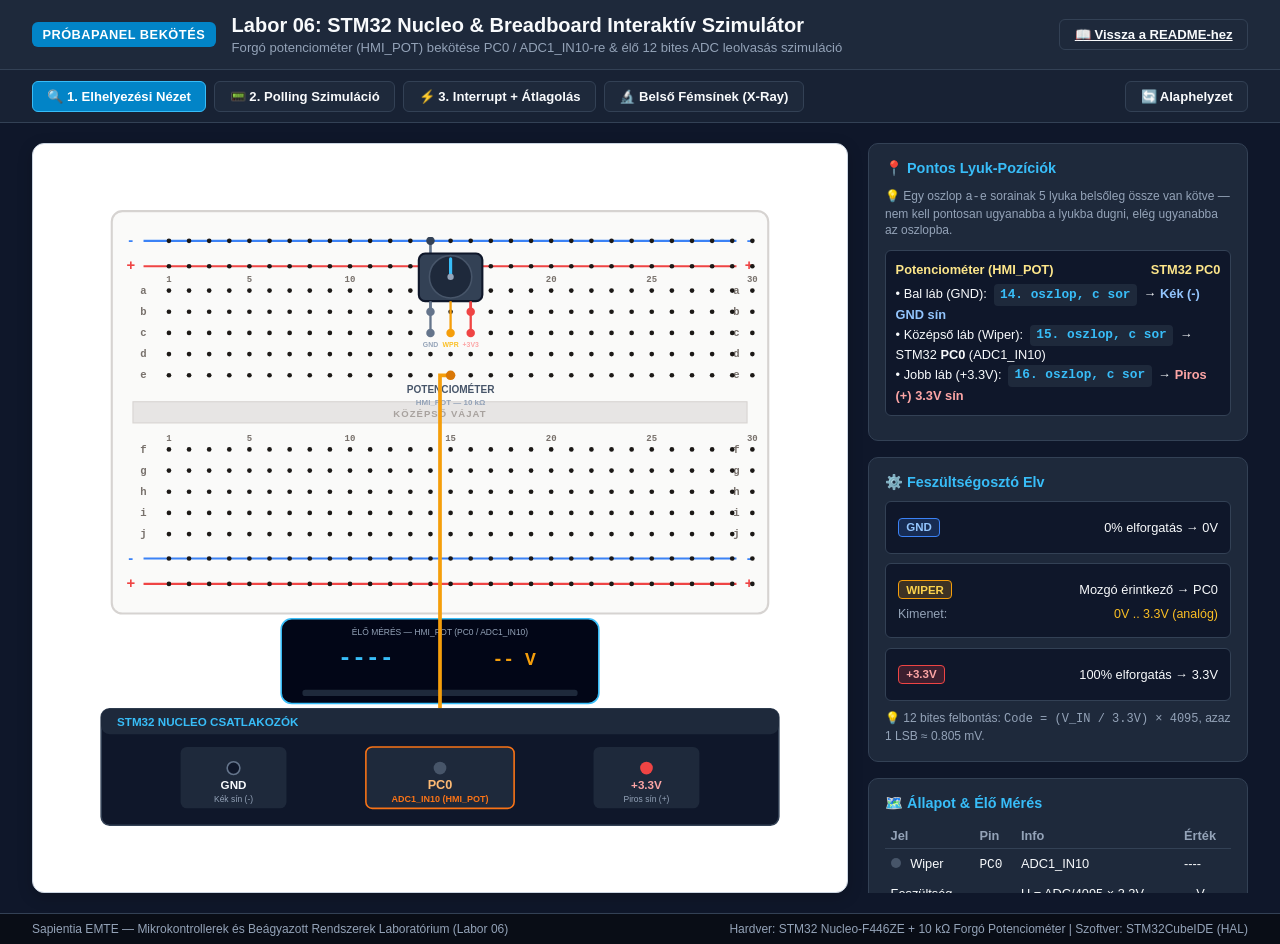
<file: labor_06/breadboard.html>
<!DOCTYPE html>
<html lang="hu">
<head>
  <meta charset="UTF-8">
  <meta name="viewport" content="width=device-width, initial-scale=1.0">
  <title>Labor 06: STM32 Nucleo & Breadboard Interaktív Bekötés és Szimulátor</title>
  <style>
    :root {
      --bg-dark: #0f172a;
      --panel-bg: #1e293b;
      --card-border: #334155;
      --accent-cyan: #38bdf8;
      --accent-blue: #3b82f6;
      --accent-emerald: #10b981;
      --accent-amber: #f59e0b;
      --accent-rose: #ef4444;
      --text-main: #f8fafc;
      --text-muted: #94a3b8;
    }

    * {
      box-sizing: border-box;
      margin: 0;
      padding: 0;
    }

    body {
      font-family: -apple-system, BlinkMacSystemFont, "Segoe UI", Roboto, Helvetica, Arial, sans-serif;
      background-color: var(--bg-dark);
      color: var(--text-main);
      min-height: 100vh;
      display: flex;
      flex-direction: column;
    }

    header {
      background: #1e293b;
      border-bottom: 1px solid var(--card-border);
      padding: 0.9rem 2rem;
      display: flex;
      justify-content: space-between;
      align-items: center;
      box-shadow: 0 4px 15px rgba(0,0,0,0.3);
    }

    .header-title {
      display: flex;
      align-items: center;
      gap: 1rem;
    }

    .header-badge {
      background: #0284c7;
      color: white;
      font-weight: 800;
      font-size: 0.8rem;
      padding: 0.3rem 0.65rem;
      border-radius: 6px;
      letter-spacing: 0.5px;
    }

    h1 {
      font-size: 1.25rem;
      font-weight: 700;
    }

    .subtitle {
      color: var(--text-muted);
      font-size: 0.82rem;
      margin-top: 0.15rem;
    }

    .controls-bar {
      background: #182234;
      padding: 0.65rem 2rem;
      border-bottom: 1px solid var(--card-border);
      display: flex;
      flex-wrap: wrap;
      gap: 0.75rem;
      align-items: center;
      justify-content: space-between;
    }

    .btn-group {
      display: flex;
      gap: 0.5rem;
      align-items: center;
    }

    .btn {
      background: var(--panel-bg);
      border: 1px solid var(--card-border);
      color: var(--text-main);
      padding: 0.45rem 0.9rem;
      font-size: 0.82rem;
      font-weight: 600;
      border-radius: 6px;
      cursor: pointer;
      display: inline-flex;
      align-items: center;
      gap: 0.4rem;
      transition: all 0.15s ease;
    }

    .btn:hover {
      background: #334155;
      border-color: var(--accent-cyan);
    }

    .btn.active {
      background: #0284c7;
      border-color: #38bdf8;
      color: white;
    }

    .btn-action {
      background: #059669;
      border: none;
      color: white;
      padding: 0.45rem 1.1rem;
      border-radius: 6px;
      font-weight: 700;
      cursor: pointer;
      transition: all 0.15s ease;
    }

    .btn-action:hover {
      background: #10b981;
    }

    .btn-action:active {
      transform: scale(0.97);
    }

    .btn-mini {
      background: var(--panel-bg);
      border: 1px solid var(--card-border);
      color: var(--text-main);
      width: 1.9rem;
      height: 1.9rem;
      font-size: 1rem;
      font-weight: 800;
      border-radius: 6px;
      cursor: pointer;
      line-height: 1;
    }

    .btn-mini:hover {
      background: #334155;
      border-color: var(--accent-cyan);
    }

    .app-container {
      display: grid;
      grid-template-columns: 1fr 380px;
      flex: 1;
      gap: 1.25rem;
      padding: 1.25rem 2rem;
      overflow: hidden;
    }

    .workspace {
      background: #ffffff;
      border: 1px solid #cbd5e1;
      border-radius: 12px;
      padding: 1rem;
      display: flex;
      flex-direction: column;
      align-items: center;
      justify-content: center;
      position: relative;
      overflow: auto;
      box-shadow: 0 4px 15px rgba(0,0,0,0.2);
    }

    .board-svg-wrap {
      width: 100%;
      max-width: 720px;
    }

    .sidebar {
      display: flex;
      flex-direction: column;
      gap: 1rem;
      overflow-y: auto;
      max-height: calc(100vh - 150px);
    }

    .info-card {
      background: var(--panel-bg);
      border: 1px solid var(--card-border);
      border-radius: 10px;
      padding: 1rem;
    }

    .info-card h3 {
      font-size: 0.9rem;
      font-weight: 700;
      color: var(--accent-cyan);
      margin-bottom: 0.65rem;
      display: flex;
      align-items: center;
      gap: 0.4rem;
    }

    /* POSITIONS LIST (HTML) */
    .pos-item {
      background: #0f172a;
      border: 1px solid #334155;
      border-radius: 6px;
      padding: 0.6rem;
      margin-bottom: 0.5rem;
      font-size: 0.8rem;
      line-height: 1.45;
    }

    .pos-header {
      display: flex;
      justify-content: space-between;
      align-items: center;
      font-weight: 800;
      margin-bottom: 0.3rem;
    }

    .pos-header.red { color: #fca5a5; }
    .pos-header.yellow { color: #fde68a; }
    .pos-header.green { color: #a7f3d0; }
    .pos-header.blue { color: #bfdbfe; }
    .pos-header.cyan { color: #a5f3fc; }

    .pos-coord {
      display: inline-block;
      background: #1e293b;
      padding: 0.1rem 0.4rem;
      border-radius: 4px;
      font-family: monospace;
      font-weight: 700;
      color: #38bdf8;
      margin: 0 0.2rem;
    }

    .polarity-box {
      background: #0f172a;
      border: 1px solid #334155;
      border-radius: 6px;
      padding: 0.75rem;
      margin-bottom: 0.6rem;
    }

    .polarity-row {
      display: flex;
      align-items: center;
      justify-content: space-between;
      padding: 0.25rem 0;
      font-size: 0.8rem;
    }

    .tag-anode {
      background: rgba(239, 68, 68, 0.2);
      color: #fca5a5;
      border: 1px solid #ef4444;
      padding: 0.15rem 0.45rem;
      border-radius: 4px;
      font-weight: 700;
      font-size: 0.72rem;
    }

    .tag-cathode {
      background: rgba(59, 130, 246, 0.2);
      color: #93c5fd;
      border: 1px solid #3b82f6;
      padding: 0.15rem 0.45rem;
      border-radius: 4px;
      font-weight: 700;
      font-size: 0.72rem;
    }

    .tag-wiper {
      background: rgba(245, 158, 11, 0.2);
      color: #fcd34d;
      border: 1px solid #f59e0b;
      padding: 0.15rem 0.45rem;
      border-radius: 4px;
      font-weight: 700;
      font-size: 0.72rem;
    }

    .state-table {
      width: 100%;
      border-collapse: collapse;
      font-size: 0.8rem;
    }

    .state-table th {
      text-align: left;
      padding: 0.35rem;
      color: var(--text-muted);
      border-bottom: 1px solid #334155;
    }

    .state-table td {
      padding: 0.4rem 0.35rem;
      border-bottom: 1px solid #1e293b;
    }

    .status-dot {
      display: inline-block;
      width: 10px;
      height: 10px;
      border-radius: 50%;
      margin-right: 6px;
      background: #475569;
    }

    .status-dot.on-amber { background: #f59e0b; box-shadow: 0 0 8px #f59e0b; }

    .code-monitor {
      background: #090d16;
      border: 1px solid #1e293b;
      border-radius: 6px;
      padding: 0.75rem;
      font-family: monospace;
      font-size: 0.75rem;
      color: #38bdf8;
      line-height: 1.4;
      max-height: 150px;
      overflow-y: auto;
    }

    .hover-tooltip {
      position: absolute;
      background: #0f172a;
      border: 1px solid var(--accent-cyan);
      color: white;
      padding: 0.4rem 0.7rem;
      border-radius: 6px;
      font-size: 0.78rem;
      pointer-events: none;
      display: none;
      box-shadow: 0 4px 12px rgba(0,0,0,0.5);
      z-index: 100;
    }

    input[type="range"] {
      width: 140px;
      accent-color: var(--accent-cyan);
    }

    footer {
      background: #090d16;
      border-top: 1px solid var(--card-border);
      padding: 0.5rem 2rem;
      font-size: 0.75rem;
      color: var(--text-muted);
      display: flex;
      justify-content: space-between;
    }

    @media (max-width: 1024px) {
      .app-container {
        grid-template-columns: 1fr;
      }
    }
  </style>
</head>
<body>

  <header>
    <div class="header-title">
      <span class="header-badge">PRÓBAPANEL BEKÖTÉS</span>
      <div>
        <h1>Labor 06: STM32 Nucleo &amp; Breadboard Interaktív Szimulátor</h1>
        <div class="subtitle">Forgó potenciométer (HMI_POT) bekötése PC0 / ADC1_IN10-re &amp; élő 12 bites ADC leolvasás szimuláció</div>
      </div>
    </div>
    <div class="btn-group">
      <a href="README.md" class="btn">📖 Vissza a README-hez</a>
    </div>
  </header>

  <div class="controls-bar">
    <div class="btn-group">
      <button class="btn active" id="btnModeWiring" onclick="setMode('wiring')">🔍 1. Elhelyezési Nézet</button>
      <button class="btn" id="btnModePolling" onclick="setMode('polling')">📟 2. Polling Szimuláció</button>
      <button class="btn" id="btnModeInterrupt" onclick="setMode('interrupt')">⚡ 3. Interrupt + Átlagolás</button>
      <button class="btn" id="btnToggleXray" onclick="toggleXray()">🔬 Belső Fémsínek (X-Ray)</button>
    </div>

    <div class="btn-group">
      <span id="potControls" style="display:none; align-items:center; gap:0.5rem;">
        <span style="font-size:0.8rem; color: var(--text-muted);">Wiper pozíció:</span>
        <button class="btn-mini" onclick="nudgePot(-64)">−</button>
        <input type="range" id="potSlider" min="0" max="4095" step="1" value="2048" oninput="applyPot(this.value)">
        <button class="btn-mini" onclick="nudgePot(64)">+</button>
      </span>
      <button class="btn" id="btnReset" onclick="resetSimulation()">🔄 Alaphelyzet</button>
    </div>
  </div>

  <div class="app-container">

    <div class="workspace" id="workspace">
      <div class="hover-tooltip" id="tooltip"></div>

      <div class="board-svg-wrap">
        <svg id="breadboardSvg" viewBox="0 0 680 620" width="100%" height="100%" xmlns="http://www.w3.org/2000/svg">

          <!-- ================= BREADBOARD ================= -->
          <g id="breadboard" transform="translate(30, 20)">
            <!-- Breadboard Body -->
            <rect x="0" y="0" width="620" height="380" rx="10" fill="#fafaf9" stroke="#d6d3d1" stroke-width="2"/>
            <!-- Center Divider -->
            <rect x="20" y="180" width="580" height="20" fill="#e7e5e4" stroke="#d6d3d1" stroke-width="1"/>
            <text x="310" y="194" font-size="9" font-weight="700" fill="#a8a29e" text-anchor="middle" letter-spacing="1">KÖZÉPSŐ VÁJAT</text>

            <!-- Top Power Rails -->
            <line x1="30" y1="28" x2="590" y2="28" stroke="#3b82f6" stroke-width="2"/>
            <text x="18" y="32" font-size="14" font-weight="900" fill="#3b82f6" text-anchor="middle">-</text>
            <text x="602" y="32" font-size="14" font-weight="900" fill="#3b82f6" text-anchor="middle">-</text>

            <line x1="30" y1="52" x2="590" y2="52" stroke="#ef4444" stroke-width="2"/>
            <text x="18" y="56" font-size="14" font-weight="900" fill="#ef4444" text-anchor="middle">+</text>
            <text x="602" y="56" font-size="14" font-weight="900" fill="#ef4444" text-anchor="middle">+</text>

            <!-- Bottom Power Rails -->
            <line x1="30" y1="328" x2="590" y2="328" stroke="#3b82f6" stroke-width="2"/>
            <text x="18" y="332" font-size="14" font-weight="900" fill="#3b82f6" text-anchor="middle">-</text>
            <text x="602" y="332" font-size="14" font-weight="900" fill="#3b82f6" text-anchor="middle">-</text>

            <line x1="30" y1="352" x2="590" y2="352" stroke="#ef4444" stroke-width="2"/>
            <text x="18" y="356" font-size="14" font-weight="900" fill="#ef4444" text-anchor="middle">+</text>
            <text x="602" y="356" font-size="14" font-weight="900" fill="#ef4444" text-anchor="middle">+</text>

            <!-- Row Letters -->
            <g font-size="10" font-weight="700" fill="#78716c" text-anchor="middle" font-family="monospace">
              <text x="30" y="78">a</text><text x="30" y="98">b</text><text x="30" y="118">c</text><text x="30" y="138">d</text><text x="30" y="158">e</text>
              <text x="30" y="228">f</text><text x="30" y="248">g</text><text x="30" y="268">h</text><text x="30" y="288">i</text><text x="30" y="308">j</text>
              <text x="590" y="78">a</text><text x="590" y="98">b</text><text x="590" y="118">c</text><text x="590" y="138">d</text><text x="590" y="158">e</text>
              <text x="590" y="228">f</text><text x="590" y="248">g</text><text x="590" y="268">h</text><text x="590" y="288">i</text><text x="590" y="308">j</text>
            </g>

            <!-- X-Ray Internal conductors (toggled) -->
            <g id="xrayConductors" opacity="0" style="transition: opacity 0.25s ease;">
              <rect x="30" y="25" width="560" height="6" fill="#38bdf8" opacity="0.3"/>
              <rect x="30" y="49" width="560" height="6" fill="#f87171" opacity="0.3"/>
              <g fill="#fbbf24" opacity="0.3">
                <rect x="298" y="73" width="6" height="85" rx="2"/>
                <rect x="317" y="73" width="6" height="85" rx="2"/>
                <rect x="336" y="73" width="6" height="85" rx="2"/>
              </g>
            </g>

            <!-- Breadboard Holes Grid -->
            <g id="breadboardHoles" fill="#1c1917">
              <!-- Rendered via JS -->
            </g>

            <!-- ================= ROTARY POTENTIOMETER (HMI_POT) ================= -->
            <g class="comp-pot" data-info="Forgó potenciométer (10kΩ): bal láb → GND kék sín, középső láb (Wiper) → STM32 PC0 (ADC1_IN10, HMI_POT), jobb láb → +3.3V piros sín. A wiper feszültsége 0V és 3.3V között változik forgatáskor.">
              <!-- Rail wires (drawn first, partially hidden behind the body) -->
              <path d="M 301,95 L 301,28" fill="none" stroke="#64748b" stroke-width="2.5" stroke-linecap="round"/>
              <circle cx="301" cy="95" r="4" fill="#64748b"/>
              <circle cx="301" cy="28" r="4" fill="#334155"/>

              <path d="M 339,95 L 339,52" fill="none" stroke="#ef4444" stroke-width="2.5" stroke-linecap="round"/>
              <circle cx="339" cy="95" r="4" fill="#ef4444"/>
              <circle cx="339" cy="52" r="4" fill="#b91c1c"/>

              <!-- Body -->
              <rect x="290" y="40" width="60" height="45" rx="6" fill="#334155" stroke="#0f172a" stroke-width="2"/>
              <circle cx="320" cy="62" r="20" fill="#1e293b" stroke="#475569" stroke-width="1.5"/>
              <g id="potPointer" transform="rotate(-90 320 62)">
                <line x1="320" y1="62" x2="320" y2="45" stroke="#38bdf8" stroke-width="3" stroke-linecap="round"/>
                <circle cx="320" cy="62" r="3" fill="#94a3b8"/>
              </g>

              <!-- Legs (drawn after body, fully visible) -->
              <line x1="301" y1="85" x2="301" y2="115" stroke="#64748b" stroke-width="2.2"/>
              <line x1="320" y1="85" x2="320" y2="115" stroke="#f59e0b" stroke-width="2.2"/>
              <line x1="339" y1="85" x2="339" y2="115" stroke="#ef4444" stroke-width="2.2"/>
              <circle cx="301" cy="115" r="4" fill="#64748b"/>
              <circle cx="320" cy="115" r="4" fill="#f59e0b"/>
              <circle cx="339" cy="115" r="4" fill="#ef4444"/>

              <text x="301" y="128" font-size="6.5" fill="#94a3b8" text-anchor="middle" font-weight="700">GND</text>
              <text x="320" y="128" font-size="6.5" fill="#fbbf24" text-anchor="middle" font-weight="700">WPR</text>
              <text x="339" y="128" font-size="6.5" fill="#fca5a5" text-anchor="middle" font-weight="700">+3V3</text>

              <text x="320" y="172" font-size="9.5" font-weight="900" fill="#475569" text-anchor="middle">POTENCIOMÉTER</text>
              <text x="320" y="183" font-size="7.5" font-weight="700" fill="#94a3b8" text-anchor="middle">HMI_POT — 10 kΩ</text>
            </g>
          </g>

          <!-- ================= LIVE DIGITAL READOUT PANEL ================= -->
          <g id="digitalPanel">
            <rect x="190" y="405" width="300" height="80" rx="10" fill="#020617" stroke="#38bdf8" stroke-width="1.5"/>
            <text x="340" y="420" font-size="8" fill="#94a3b8" text-anchor="middle">ÉLŐ MÉRÉS — HMI_POT (PC0 / ADC1_IN10)</text>
            <text id="adcDigital" x="270" y="449" font-size="22" font-weight="900" font-family="monospace" fill="#38bdf8" text-anchor="middle">----</text>
            <text id="voltDigital" x="410" y="449" font-size="17" font-weight="800" font-family="monospace" fill="#f59e0b" text-anchor="middle">-- V</text>
            <text id="adcRawSmall" x="340" y="465" font-size="9" font-family="monospace" fill="#94a3b8" text-anchor="middle"></text>
            <rect x="210" y="472" width="260" height="6" rx="3" fill="#1e293b"/>
            <rect id="adcBarFill" x="210" y="472" width="0" height="6" rx="3" fill="#38bdf8"/>
          </g>

          <!-- ================= WIRE FROM NUCLEO (BOTTOM DOCK) ================= -->
          <path d="M 340,490 L 340,175 L 350,175" fill="none" stroke="#f59e0b" stroke-width="3.5" stroke-linecap="round"/>
          <circle cx="350" cy="175" r="4.5" fill="#d97706"/>

          <!-- ================= STM32 DOCK (BOTTOM) ================= -->
          <g transform="translate(20, 490)">
            <rect x="0" y="0" width="640" height="110" rx="8" fill="#0f172a" stroke="#334155" stroke-width="1.5"/>
            <rect x="0" y="0" width="640" height="24" rx="8" fill="#1e293b"/>
            <text x="15" y="16" font-size="11" font-weight="800" fill="#38bdf8">STM32 NUCLEO CSATLAKOZÓK</text>

            <!-- GND -->
            <g transform="translate(75, 36)">
              <rect x="0" y="0" width="100" height="58" rx="6" fill="#1e293b"/>
              <circle cx="50" cy="20" r="6" fill="#0f172a" stroke="#64748b" stroke-width="1.5"/>
              <text x="50" y="40" font-size="11" font-weight="900" fill="#f8fafc" text-anchor="middle">GND</text>
              <text x="50" y="52" font-size="8" fill="#94a3b8" text-anchor="middle">Kék sín (-)</text>
            </g>

            <!-- PC0 -->
            <g transform="translate(250, 36)">
              <rect x="0" y="0" width="140" height="58" rx="6" fill="#1e293b" stroke="#f97316" stroke-width="1.5"/>
              <circle cx="70" cy="20" r="6" id="pinIndicatorPC0" fill="#475569"/>
              <text x="70" y="40" font-size="12" font-weight="900" fill="#fdba74" text-anchor="middle">PC0</text>
              <text x="70" y="52" font-size="8.5" font-weight="700" fill="#f97316" text-anchor="middle">ADC1_IN10 (HMI_POT)</text>
            </g>

            <!-- 3V3 -->
            <g transform="translate(465, 36)">
              <rect x="0" y="0" width="100" height="58" rx="6" fill="#1e293b"/>
              <circle cx="50" cy="20" r="6" fill="#ef4444"/>
              <text x="50" y="40" font-size="11" font-weight="900" fill="#fca5a5" text-anchor="middle">+3.3V</text>
              <text x="50" y="52" font-size="8" fill="#94a3b8" text-anchor="middle">Piros sín (+)</text>
            </g>
          </g>

        </svg>
      </div>
    </div>

    <!-- SIDEBAR WITH CLEAR HTML CARDS -->
    <div class="sidebar">

      <!-- CARD 1: PONTOS LYUK-POZÍCIÓK -->
      <div class="info-card">
        <h3>📍 Pontos Lyuk-Pozíciók</h3>
        <div style="font-size: 0.75rem; color: var(--text-muted); margin-bottom: 0.7rem; line-height: 1.4;">
          💡 Egy oszlop <code>a-e</code> sorainak 5 lyuka belsőleg össze van kötve — nem kell pontosan ugyanabba a lyukba dugni, elég ugyanabba az oszlopba.
        </div>

        <div class="pos-item">
          <div class="pos-header yellow">
            <span>Potenciométer (HMI_POT)</span>
            <span>STM32 PC0</span>
          </div>
          <div>• Bal láb (GND): <span class="pos-coord">14. oszlop, c sor</span> &rarr; <span style="color:#93c5fd; font-weight:700;">Kék (-) GND sín</span></div>
          <div>• Középső láb (Wiper): <span class="pos-coord">15. oszlop, c sor</span> &rarr; STM32 <b>PC0</b> (ADC1_IN10)</div>
          <div>• Jobb láb (+3.3V): <span class="pos-coord">16. oszlop, c sor</span> &rarr; <span style="color:#fca5a5; font-weight:700;">Piros (+) 3.3V sín</span></div>
        </div>
      </div>

      <!-- CARD 2: VOLTAGE DIVIDER GUIDE -->
      <div class="info-card">
        <h3>⚙️ Feszültségosztó Elv</h3>
        <div class="polarity-box">
          <div class="polarity-row">
            <span class="tag-cathode">GND</span>
            <span>0% elforgatás &rarr; 0V</span>
          </div>
        </div>
        <div class="polarity-box">
          <div class="polarity-row">
            <span class="tag-wiper">WIPER</span>
            <span>Mozgó érintkező &rarr; PC0</span>
          </div>
          <div class="polarity-row">
            <span style="font-size: 0.78rem; color: var(--text-muted);">Kimenet:</span>
            <span style="font-size: 0.78rem; color: #fbbf24;">0V .. 3.3V (analóg)</span>
          </div>
        </div>
        <div class="polarity-box">
          <div class="polarity-row">
            <span class="tag-anode">+3.3V</span>
            <span>100% elforgatás &rarr; 3.3V</span>
          </div>
        </div>
        <div style="font-size: 0.75rem; color: var(--text-muted); line-height: 1.4;">
          💡 12 bites felbontás: <code>Code = (V_IN / 3.3V) &times; 4095</code>, azaz 1 LSB &asymp; 0.805 mV.
        </div>
      </div>

      <!-- CARD 3: REAL-TIME STATE TABLE -->
      <div class="info-card">
        <h3>🗺️ Állapot &amp; Élő Mérés</h3>
        <table class="state-table">
          <thead>
            <tr>
              <th>Jel</th>
              <th>Pin</th>
              <th>Info</th>
              <th>Érték</th>
            </tr>
          </thead>
          <tbody>
            <tr><td><span class="status-dot" id="dotPot"></span> Wiper</td><td><code>PC0</code></td><td>ADC1_IN10</td><td id="txtAdcRaw">----</td></tr>
            <tr><td>Feszültség</td><td>—</td><td>U = ADC/4095 &times; 3.3V</td><td id="txtVoltage">-- V</td></tr>
            <tr id="rowAvg" style="display:none;"><td>Átlagolt</td><td>—</td><td>Mozgóátlag (8 minta)</td><td id="txtAdcAvg">----</td></tr>
          </tbody>
        </table>
      </div>

      <!-- CARD 4: CODE MONITOR -->
      <div class="info-card">
        <h3>💻 Élő Kódkövető</h3>
        <div class="code-monitor" id="codeMonitor">
          <span style="color:#64748b;">// Válassz szimulációs módot a fenti gombokkal!</span><br>
          <span style="color:#f43f5e; font-weight:bold;">while</span> (1) {<br>
          &nbsp;&nbsp;<span id="codeTraceText">HAL_Delay(200);</span><br>
          }
        </div>
      </div>

    </div>

  </div>

  <footer>
    <div>Sapientia EMTE — Mikrokontrollerek és Beágyazott Rendszerek Laboratórium (Labor 06)</div>
    <div>Hardver: STM32 Nucleo-F446ZE + 10 kΩ Forgó Potenciométer | Szoftver: STM32CubeIDE (HAL)</div>
  </footer>

  <script>
    let currentMode = 'wiring';
    let isXrayOn = false;
    let sampleHistory = [];

    function initHoles() {
      const container = document.getElementById('breadboardHoles');
      if (!container) return;
      let s = '';

      for (let c = 1; c <= 30; c++) {
        const cx = 35 + c * 19;
        s += `<circle cx="${cx}" cy="28" r="2.2"/>`;
        s += `<circle cx="${cx}" cy="52" r="2.2"/>`;
        s += `<circle cx="${cx}" cy="328" r="2.2"/>`;
        s += `<circle cx="${cx}" cy="352" r="2.2"/>`;

        [75, 95, 115, 135, 155].forEach(y => s += `<circle cx="${cx}" cy="${y}" r="2.2"/>`);
        [225, 245, 265, 285, 305].forEach(y => s += `<circle cx="${cx}" cy="${y}" r="2.2"/>`);

        if ([1, 5, 10, 15, 20, 25, 30].includes(c)) {
          s += `<text x="${cx}" y="67" font-size="8.5" font-weight="700" fill="#78716c" text-anchor="middle" font-family="monospace">${c}</text>`;
          s += `<text x="${cx}" y="217" font-size="8.5" font-weight="700" fill="#78716c" text-anchor="middle" font-family="monospace">${c}</text>`;
        }
      }
      container.innerHTML = s;
    }

    function rotatePot(value) {
      const angle = -120 + (value / 4095) * 240;
      const pointer = document.getElementById('potPointer');
      if (pointer) pointer.setAttribute('transform', `rotate(${angle.toFixed(1)} 320 62)`);
    }

    function blinkPinPC0() {
      const ind = document.getElementById('pinIndicatorPC0');
      const dot = document.getElementById('dotPot');
      if (ind) ind.setAttribute('fill', '#f97316');
      if (dot) dot.className = 'status-dot on-amber';
      setTimeout(() => {
        if (ind) ind.setAttribute('fill', '#475569');
        if (dot) dot.className = 'status-dot';
      }, 200);
    }

    function updateDigitalPanel(rawAdc, displayedAdc, voltage) {
      document.getElementById('adcDigital').textContent = displayedAdc;
      document.getElementById('voltDigital').textContent = voltage.toFixed(2) + ' V';
      const barWidth = Math.max(0, Math.min(260, (displayedAdc / 4095) * 260));
      document.getElementById('adcBarFill').setAttribute('width', barWidth.toFixed(1));
    }

    function applyPot(rawValue) {
      const value = Math.max(0, Math.min(4095, Math.round(Number(rawValue))));
      document.getElementById('potSlider').value = value;
      rotatePot(value);
      blinkPinPC0();

      const monitor = document.getElementById('codeTraceText');
      const rowAvg = document.getElementById('rowAvg');

      if (currentMode === 'interrupt') {
        // Zajos minta szimulálása + egyszerű mozgóátlag (8 minta) a README "szoftveres átlagolás" koncepciójához
        const noisy = Math.max(0, Math.min(4095, value + (Math.random() * 160 - 80)));
        sampleHistory.push(noisy);
        if (sampleHistory.length > 8) sampleHistory.shift();
        const avg = sampleHistory.reduce((a, b) => a + b, 0) / sampleHistory.length;

        document.getElementById('txtAdcRaw').textContent = Math.round(noisy);
        document.getElementById('txtAdcAvg').textContent = Math.round(avg);
        document.getElementById('adcRawSmall').textContent = `nyers: ${Math.round(noisy)}`;
        rowAvg.style.display = '';

        const volt = (avg / 4095) * 3.3;
        document.getElementById('txtVoltage').textContent = volt.toFixed(2) + ' V';
        updateDigitalPanel(noisy, Math.round(avg), volt);

        monitor.innerHTML = `
          <span style="color:#64748b;">// HAL_ADC_ConvCpltCallback() -&gt; új minta érkezett</span><br>
          adc_avg[p_avg_cnt++ % 8] = ${Math.round(noisy)};<br>
          avg = <span style="color:#64748b;">// 8 minta átlaga</span> ${Math.round(avg)};<br>
          HAL_ADC_Start_IT(&amp;hadc1);
        `;
      } else {
        // Polling / wiring mód: nyers, azonnali érték, zaj nélkül
        document.getElementById('txtAdcRaw').textContent = value;
        document.getElementById('adcRawSmall').textContent = '';
        rowAvg.style.display = 'none';

        const volt = (value / 4095) * 3.3;
        document.getElementById('txtVoltage').textContent = volt.toFixed(2) + ' V';
        updateDigitalPanel(value, value, volt);

        if (currentMode === 'polling') {
          monitor.innerHTML = `
            <span style="color:#64748b;">// HAL_ADC_Start(&amp;hadc1);</span><br>
            <span style="color:#64748b;">if</span> (HAL_ADC_PollForConversion(&amp;hadc1, 10) == HAL_OK) {<br>
            &nbsp;&nbsp;adc = HAL_ADC_GetValue(&amp;hadc1); <span style="color:#64748b;">// ${value}</span><br>
            }
          `;
        }
      }
    }

    function nudgePot(delta) {
      const slider = document.getElementById('potSlider');
      applyPot(Number(slider.value) + delta);
    }

    function setMode(mode) {
      currentMode = mode;
      sampleHistory = [];

      document.getElementById('btnModeWiring').classList.toggle('active', mode === 'wiring');
      document.getElementById('btnModePolling').classList.toggle('active', mode === 'polling');
      document.getElementById('btnModeInterrupt').classList.toggle('active', mode === 'interrupt');

      const potControls = document.getElementById('potControls');
      const monitor = document.getElementById('codeTraceText');
      const rowAvg = document.getElementById('rowAvg');

      if (mode === 'wiring') {
        potControls.style.display = 'none';
        rowAvg.style.display = 'none';
        document.getElementById('txtAdcRaw').textContent = '----';
        document.getElementById('adcRawSmall').textContent = '';
        document.getElementById('txtVoltage').textContent = '-- V';
        document.getElementById('adcDigital').textContent = '----';
        document.getElementById('voltDigital').textContent = '-- V';
        document.getElementById('adcBarFill').setAttribute('width', 0);
        rotatePot(2048);
        monitor.innerHTML = `<span style="color:#64748b;">// 1. Feladat előkészület: ADC1 csatorna ellenőrzése az .ioc felületen</span><br>MX_ADC1_Init(); <span style="color:#64748b;">// PC0 -&gt; ADC1_IN10 (HMI_POT)</span>`;
      } else {
        potControls.style.display = 'inline-flex';
        applyPot(document.getElementById('potSlider').value);
      }
    }

    function toggleXray() {
      isXrayOn = !isXrayOn;
      const xray = document.getElementById('xrayConductors');
      const btn = document.getElementById('btnToggleXray');
      if (xray) xray.style.opacity = isXrayOn ? '1' : '0';
      if (btn) btn.classList.toggle('active', isXrayOn);
    }

    function resetSimulation() {
      setMode('wiring');
    }

    function initTooltips() {
      const tooltip = document.getElementById('tooltip');
      document.querySelectorAll('[data-info]').forEach(el => {
        el.addEventListener('mousemove', (e) => {
          tooltip.style.display = 'block';
          tooltip.textContent = el.getAttribute('data-info');
          tooltip.style.left = (e.pageX + 15) + 'px';
          tooltip.style.top = (e.pageY + 15) + 'px';
        });
        el.addEventListener('mouseleave', () => tooltip.style.display = 'none');
      });
    }

    window.addEventListener('DOMContentLoaded', () => {
      initHoles();
      initTooltips();
      rotatePot(2048);
    });
  </script>
</body>
</html>
</file>
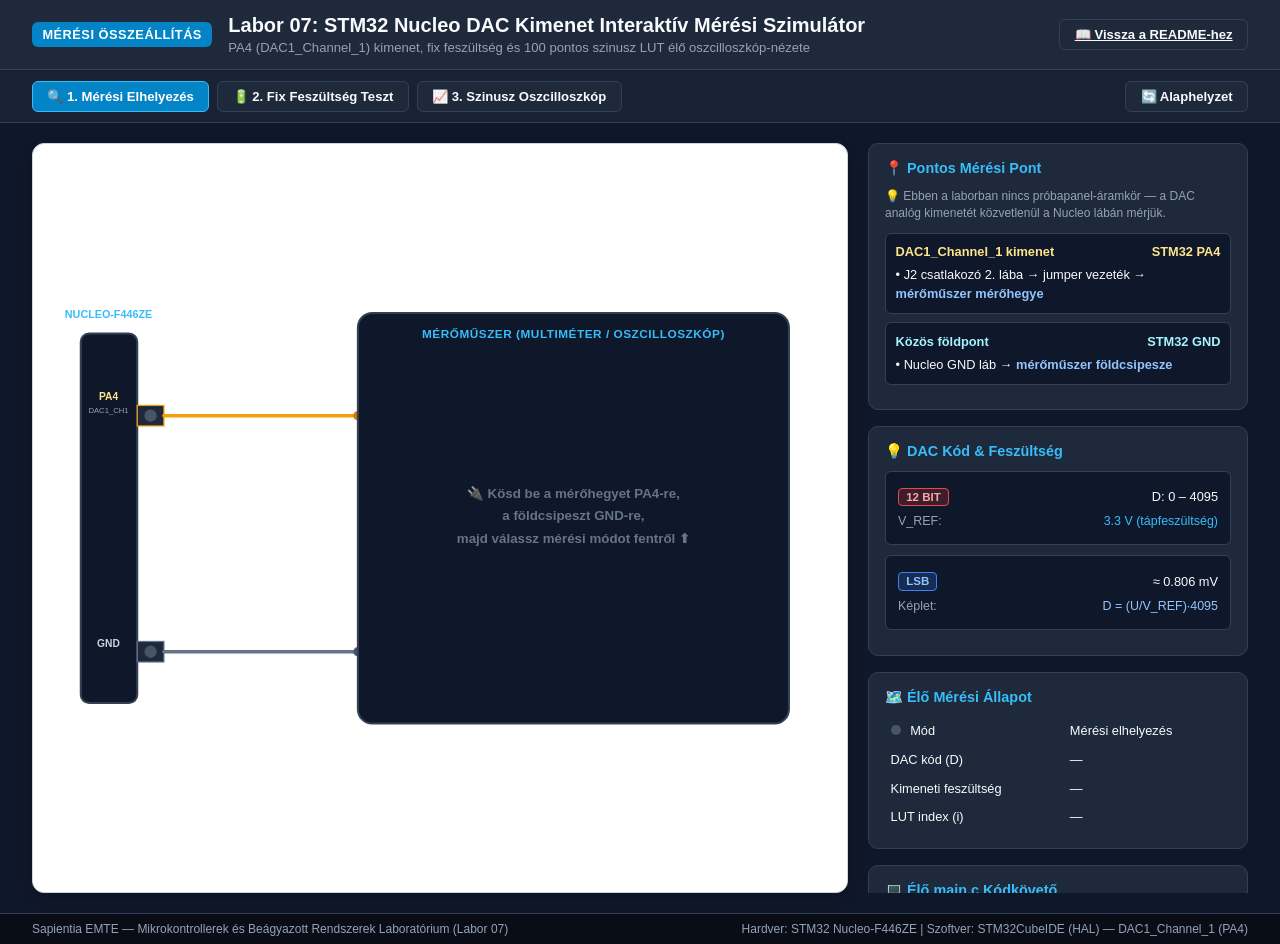
<file: labor_07/breadboard.html>
<!DOCTYPE html>
<html lang="hu">
<head>
  <meta charset="UTF-8">
  <meta name="viewport" content="width=device-width, initial-scale=1.0">
  <title>Labor 07: STM32 Nucleo DAC Kimenet Interaktív Mérési Szimulátor</title>
  <style>
    :root {
      --bg-dark: #0f172a;
      --panel-bg: #1e293b;
      --card-border: #334155;
      --accent-cyan: #38bdf8;
      --accent-blue: #3b82f6;
      --accent-emerald: #10b981;
      --accent-amber: #f59e0b;
      --accent-rose: #ef4444;
      --text-main: #f8fafc;
      --text-muted: #94a3b8;
    }

    * {
      box-sizing: border-box;
      margin: 0;
      padding: 0;
    }

    body {
      font-family: -apple-system, BlinkMacSystemFont, "Segoe UI", Roboto, Helvetica, Arial, sans-serif;
      background-color: var(--bg-dark);
      color: var(--text-main);
      min-height: 100vh;
      display: flex;
      flex-direction: column;
    }

    header {
      background: #1e293b;
      border-bottom: 1px solid var(--card-border);
      padding: 0.9rem 2rem;
      display: flex;
      justify-content: space-between;
      align-items: center;
      box-shadow: 0 4px 15px rgba(0,0,0,0.3);
    }

    .header-title {
      display: flex;
      align-items: center;
      gap: 1rem;
    }

    .header-badge {
      background: #0284c7;
      color: white;
      font-weight: 800;
      font-size: 0.8rem;
      padding: 0.3rem 0.65rem;
      border-radius: 6px;
      letter-spacing: 0.5px;
    }

    h1 {
      font-size: 1.25rem;
      font-weight: 700;
    }

    .subtitle {
      color: var(--text-muted);
      font-size: 0.82rem;
      margin-top: 0.15rem;
    }

    .controls-bar {
      background: #182234;
      padding: 0.65rem 2rem;
      border-bottom: 1px solid var(--card-border);
      display: flex;
      flex-wrap: wrap;
      gap: 0.75rem;
      align-items: center;
      justify-content: space-between;
    }

    .btn-group {
      display: flex;
      gap: 0.5rem;
      align-items: center;
    }

    .btn {
      background: var(--panel-bg);
      border: 1px solid var(--card-border);
      color: var(--text-main);
      padding: 0.45rem 0.9rem;
      font-size: 0.82rem;
      font-weight: 600;
      border-radius: 6px;
      cursor: pointer;
      display: inline-flex;
      align-items: center;
      gap: 0.4rem;
      transition: all 0.15s ease;
    }

    .btn:hover {
      background: #334155;
      border-color: var(--accent-cyan);
    }

    .btn.active {
      background: #0284c7;
      border-color: #38bdf8;
      color: white;
    }

    .btn-action {
      background: #059669;
      border: none;
      color: white;
      padding: 0.45rem 1.1rem;
      border-radius: 6px;
      font-weight: 700;
      cursor: pointer;
      transition: all 0.15s ease;
    }

    .btn-action:hover {
      background: #10b981;
    }

    .btn-action:active {
      transform: scale(0.97);
    }

    .app-container {
      display: grid;
      grid-template-columns: 1fr 380px;
      flex: 1;
      gap: 1.25rem;
      padding: 1.25rem 2rem;
      overflow: hidden;
    }

    .workspace {
      background: #ffffff;
      border: 1px solid #cbd5e1;
      border-radius: 12px;
      padding: 1rem;
      display: flex;
      flex-direction: column;
      align-items: center;
      justify-content: center;
      position: relative;
      overflow: auto;
      box-shadow: 0 4px 15px rgba(0,0,0,0.2);
    }

    .board-svg-wrap {
      width: 100%;
      max-width: 780px;
    }

    .sidebar {
      display: flex;
      flex-direction: column;
      gap: 1rem;
      overflow-y: auto;
      max-height: calc(100vh - 150px);
    }

    .info-card {
      background: var(--panel-bg);
      border: 1px solid var(--card-border);
      border-radius: 10px;
      padding: 1rem;
    }

    .info-card h3 {
      font-size: 0.9rem;
      font-weight: 700;
      color: var(--accent-cyan);
      margin-bottom: 0.65rem;
      display: flex;
      align-items: center;
      gap: 0.4rem;
    }

    /* POSITIONS LIST (HTML) */
    .pos-item {
      background: #0f172a;
      border: 1px solid #334155;
      border-radius: 6px;
      padding: 0.6rem;
      margin-bottom: 0.5rem;
      font-size: 0.8rem;
      line-height: 1.45;
    }

    .pos-header {
      display: flex;
      justify-content: space-between;
      align-items: center;
      font-weight: 800;
      margin-bottom: 0.3rem;
    }

    .pos-header.red { color: #fca5a5; }
    .pos-header.yellow { color: #fde68a; }
    .pos-header.green { color: #a7f3d0; }
    .pos-header.blue { color: #bfdbfe; }
    .pos-header.cyan { color: #a5f3fc; }

    .pos-coord {
      display: inline-block;
      background: #1e293b;
      padding: 0.1rem 0.4rem;
      border-radius: 4px;
      font-family: monospace;
      font-weight: 700;
      color: #38bdf8;
      margin: 0 0.2rem;
    }

    .polarity-box {
      background: #0f172a;
      border: 1px solid #334155;
      border-radius: 6px;
      padding: 0.75rem;
      margin-bottom: 0.6rem;
    }

    .polarity-row {
      display: flex;
      align-items: center;
      justify-content: space-between;
      padding: 0.25rem 0;
      font-size: 0.8rem;
    }

    .tag-anode {
      background: rgba(239, 68, 68, 0.2);
      color: #fca5a5;
      border: 1px solid #ef4444;
      padding: 0.15rem 0.45rem;
      border-radius: 4px;
      font-weight: 700;
      font-size: 0.72rem;
    }

    .tag-cathode {
      background: rgba(59, 130, 246, 0.2);
      color: #93c5fd;
      border: 1px solid #3b82f6;
      padding: 0.15rem 0.45rem;
      border-radius: 4px;
      font-weight: 700;
      font-size: 0.72rem;
    }

    .state-table {
      width: 100%;
      border-collapse: collapse;
      font-size: 0.8rem;
    }

    .state-table th {
      text-align: left;
      padding: 0.35rem;
      color: var(--text-muted);
      border-bottom: 1px solid #334155;
    }

    .state-table td {
      padding: 0.4rem 0.35rem;
      border-bottom: 1px solid #1e293b;
    }

    .status-dot {
      display: inline-block;
      width: 10px;
      height: 10px;
      border-radius: 50%;
      margin-right: 6px;
      background: #475569;
    }

    .status-dot.on-red { background: #ef4444; box-shadow: 0 0 8px #ef4444; }
    .status-dot.on-yellow { background: #eab308; box-shadow: 0 0 8px #eab308; }
    .status-dot.on-green { background: #10b981; box-shadow: 0 0 8px #10b981; }
    .status-dot.on-blue { background: #3b82f6; box-shadow: 0 0 8px #3b82f6; }

    .code-monitor {
      background: #090d16;
      border: 1px solid #1e293b;
      border-radius: 6px;
      padding: 0.75rem;
      font-family: monospace;
      font-size: 0.75rem;
      color: #38bdf8;
      line-height: 1.4;
      max-height: 150px;
      overflow-y: auto;
    }

    .hover-tooltip {
      position: absolute;
      background: #0f172a;
      border: 1px solid var(--accent-cyan);
      color: white;
      padding: 0.4rem 0.7rem;
      border-radius: 6px;
      font-size: 0.78rem;
      pointer-events: none;
      display: none;
      box-shadow: 0 4px 12px rgba(0,0,0,0.5);
      z-index: 100;
    }

    footer {
      background: #090d16;
      border-top: 1px solid var(--card-border);
      padding: 0.5rem 2rem;
      font-size: 0.75rem;
      color: var(--text-muted);
      display: flex;
      justify-content: space-between;
    }

    @media (max-width: 1024px) {
      .app-container {
        grid-template-columns: 1fr;
      }
    }
  </style>
</head>
<body>

  <header>
    <div class="header-title">
      <span class="header-badge">MÉRÉSI ÖSSZEÁLLÍTÁS</span>
      <div>
        <h1>Labor 07: STM32 Nucleo DAC Kimenet Interaktív Mérési Szimulátor</h1>
        <div class="subtitle">PA4 (DAC1_Channel_1) kimenet, fix feszültség és 100 pontos szinusz LUT élő oszcilloszkóp-nézete</div>
      </div>
    </div>
    <div class="btn-group">
      <a href="README.md" class="btn">📖 Vissza a README-hez</a>
    </div>
  </header>

  <div class="controls-bar">
    <div class="btn-group">
      <button class="btn active" id="btnModeWiring" onclick="setMode('wiring')">🔍 1. Mérési Elhelyezés</button>
      <button class="btn" id="btnModeFixed" onclick="setMode('fixed')">🔋 2. Fix Feszültség Teszt</button>
      <button class="btn" id="btnModeSine" onclick="setMode('sine')">📈 3. Szinusz Oszcilloszkóp</button>
    </div>

    <div class="btn-group">
      <span class="btn-group" id="voltPresets" style="display:none;">
        <button class="btn" onclick="setFixedVoltage(1.0)">1.0 V</button>
        <button class="btn" onclick="setFixedVoltage(2.0)">2.0 V</button>
        <button class="btn" onclick="setFixedVoltage(3.3)">3.3 V</button>
      </span>
      <button class="btn-action" id="btnPlayPause" onclick="toggleScopePlay()" style="display:none;">▶️ Lejátszás</button>
      <button class="btn" id="btnReset" onclick="resetSimulation()">🔄 Alaphelyzet</button>
    </div>
  </div>

  <div class="app-container">

    <div class="workspace" id="workspace">
      <div class="hover-tooltip" id="tooltip"></div>

      <div class="board-svg-wrap">
        <svg id="boardSvg" viewBox="0 0 760 480" width="100%" height="100%" xmlns="http://www.w3.org/2000/svg">
          <defs>
            <filter id="glowCyan" x="-40%" y="-40%" width="180%" height="180%"><feGaussianBlur stdDeviation="5" result="b"/><feMerge><feMergeNode in="b"/><feMergeNode in="SourceGraphic"/></feMerge></filter>
            <filter id="glowGreen" x="-40%" y="-40%" width="180%" height="180%"><feGaussianBlur stdDeviation="4" result="b"/><feMerge><feMergeNode in="b"/><feMergeNode in="SourceGraphic"/></feMerge></filter>
          </defs>

          <!-- ================= NUCLEO BOARD EDGE ================= -->
          <g id="nucleoEdge">
            <rect x="30" y="60" width="55" height="360" rx="8" fill="#0f172a" stroke="#334155" stroke-width="2"/>
            <text x="57" y="45" font-size="10.5" font-weight="800" fill="#38bdf8" text-anchor="middle">NUCLEO-F446ZE</text>

            <g class="comp-button" data-info="DAC1_Channel_1 analóg kimenet — STM32 PA4 láb (J2 csatlakozó 2. lába)">
              <rect x="85" y="130" width="26" height="20" fill="#1e293b" stroke="#f59e0b" stroke-width="1.2"/>
              <circle cx="98" cy="140" r="6" id="pinPA4" fill="#475569"/>
              <text x="57" y="125" font-size="10" font-weight="900" fill="#fde68a" text-anchor="middle">PA4</text>
              <text x="57" y="137" font-size="7.5" fill="#94a3b8" text-anchor="middle">DAC1_CH1</text>
            </g>

            <g class="comp-button" data-info="Közös földpont — a mérőműszer földcsipeszét mindig ide kell csatlakoztatni">
              <rect x="85" y="360" width="26" height="20" fill="#1e293b" stroke="#64748b" stroke-width="1.2"/>
              <circle cx="98" cy="370" r="6" id="pinGND" fill="#475569"/>
              <text x="57" y="365" font-size="10" font-weight="900" fill="#cbd5e1" text-anchor="middle">GND</text>
            </g>
          </g>

          <!-- ================= WIRES ================= -->
          <path d="M 111,140 C 220,140 220,140 300,140" fill="none" stroke="#f59e0b" stroke-width="3.5" stroke-linecap="round"/>
          <circle cx="300" cy="140" r="4.5" fill="#d97706"/>
          <path d="M 111,370 C 220,370 220,370 300,370" fill="none" stroke="#64748b" stroke-width="3.5" stroke-linecap="round"/>
          <circle cx="300" cy="370" r="4.5" fill="#475569"/>

          <!-- ================= MEASUREMENT INSTRUMENT ================= -->
          <g id="instrument">
            <rect x="300" y="40" width="420" height="400" rx="14" fill="#0f172a" stroke="#334155" stroke-width="2"/>
            <text x="510" y="64" font-size="11.5" font-weight="800" fill="#38bdf8" text-anchor="middle" letter-spacing="0.5">MÉRŐMŰSZER (MULTIMÉTER / OSZCILLOSZKÓP)</text>

            <!-- WIRING HINT -->
            <g id="demoWiringHint">
              <text x="510" y="220" font-size="13" font-weight="700" fill="#64748b" text-anchor="middle">🔌 Kösd be a mérőhegyet PA4-re,</text>
              <text x="510" y="242" font-size="13" font-weight="700" fill="#64748b" text-anchor="middle">a földcsipeszt GND-re,</text>
              <text x="510" y="264" font-size="13" font-weight="700" fill="#64748b" text-anchor="middle">majd válassz mérési módot fentről ⬆</text>
            </g>

            <!-- MULTIMETER DISPLAY -->
            <g id="demoMultimeter" style="display:none;">
              <rect x="360" y="120" width="300" height="90" rx="8" fill="#031a12" stroke="#10b981" stroke-width="1.5"/>
              <text x="510" y="178" font-size="34" font-weight="800" fill="#34d399" text-anchor="middle" font-family="monospace" id="dmmReadout">1.000 V</text>
              <text x="510" y="240" font-size="12" fill="#94a3b8" text-anchor="middle">Digitális kód: <tspan id="dmmCode" fill="#fbbf24" font-family="monospace">D = 1241 (0x4D9)</tspan></text>
              <text x="510" y="262" font-size="10.5" fill="#64748b" text-anchor="middle">D = (U_out / V_REF) × 4095, V_REF = 3.3V</text>
            </g>

            <!-- OSCILLOSCOPE SCREEN -->
            <g id="demoScope" style="display:none;">
              <rect x="330" y="90" width="360" height="220" rx="6" fill="#031407" stroke="#10b981" stroke-width="1.5"/>
              <g id="scopeGrid" stroke="#0f3d24" stroke-width="1"></g>
              <text x="330" y="86" font-size="9" fill="#4ade80">3.3V</text>
              <text x="330" y="316" font-size="9" fill="#4ade80">0V</text>
              <polyline id="scopeTrace" fill="none" stroke="#4ade80" stroke-width="2" points=""/>
              <circle id="scopeMarker" cx="330" cy="310" r="5" fill="#facc15" stroke="#fef08a" stroke-width="1.5"/>
              <text x="510" y="340" font-size="13" font-weight="800" fill="#facc15" text-anchor="middle" font-family="monospace" id="scopeReadout">U = 2.062 V (i = 0/100)</text>
              <text x="510" y="358" font-size="10" fill="#64748b" text-anchor="middle">sine[i] = (sin(2π·i/100) + 1) × 2048</text>
            </g>
          </g>
        </svg>
      </div>
    </div>

    <!-- SIDEBAR WITH CLEAR HTML CARDS -->
    <div class="sidebar">

      <!-- CARD 1: PONTOS MÉRÉSI PONT -->
      <div class="info-card">
        <h3>📍 Pontos Mérési Pont</h3>
        <div style="font-size: 0.75rem; color: var(--text-muted); margin-bottom: 0.7rem; line-height: 1.4;">
          💡 Ebben a laborban nincs próbapanel-áramkör — a DAC analóg kimenetét közvetlenül a Nucleo lábán mérjük.
        </div>

        <div class="pos-item">
          <div class="pos-header yellow">
            <span>DAC1_Channel_1 kimenet</span>
            <span>STM32 PA4</span>
          </div>
          <div>• J2 csatlakozó 2. lába &rarr; jumper vezeték &rarr; <span style="color:#93c5fd; font-weight:700;">mérőműszer mérőhegye</span></div>
        </div>

        <div class="pos-item">
          <div class="pos-header cyan">
            <span>Közös földpont</span>
            <span>STM32 GND</span>
          </div>
          <div>• Nucleo GND láb &rarr; <span style="color:#93c5fd; font-weight:700;">mérőműszer földcsipesze</span></div>
        </div>
      </div>

      <!-- CARD 2: DAC KÓD KÉPLET -->
      <div class="info-card">
        <h3>💡 DAC Kód &amp; Feszültség</h3>
        <div class="polarity-box">
          <div class="polarity-row">
            <span class="tag-anode">12 BIT</span>
            <span>D: 0 – 4095</span>
          </div>
          <div class="polarity-row">
            <span style="font-size: 0.78rem; color: var(--text-muted);">V_REF:</span>
            <span style="font-size: 0.78rem; color: var(--accent-cyan);">3.3 V (tápfeszültség)</span>
          </div>
        </div>

        <div class="polarity-box">
          <div class="polarity-row">
            <span class="tag-cathode">LSB</span>
            <span>≈ 0.806 mV</span>
          </div>
          <div class="polarity-row">
            <span style="font-size: 0.78rem; color: var(--text-muted);">Képlet:</span>
            <span style="font-size: 0.78rem; color: #93c5fd;">D = (U/V_REF)·4095</span>
          </div>
        </div>
      </div>

      <!-- CARD 3: REAL-TIME STATE TABLE -->
      <div class="info-card">
        <h3>🗺️ Élő Mérési Állapot</h3>
        <table class="state-table">
          <tbody>
            <tr><td><span class="status-dot" id="dotMode"></span> Mód</td><td id="txtMode">Mérési elhelyezés</td></tr>
            <tr><td>DAC kód (D)</td><td id="txtCode">—</td></tr>
            <tr><td>Kimeneti feszültség</td><td id="txtVoltage">—</td></tr>
            <tr><td>LUT index (i)</td><td id="txtIndex">—</td></tr>
          </tbody>
        </table>
      </div>

      <!-- CARD 4: CODE MONITOR -->
      <div class="info-card">
        <h3>💻 Élő main.c Kódkövető</h3>
        <div class="code-monitor" id="codeMonitor">
          <span style="color:#64748b;">// Válassz mérési módot a fenti gombokkal!</span><br>
          <span style="color:#f43f5e; font-weight:bold;">while</span> (1) {<br>
          &nbsp;&nbsp;<span id="codeTraceText">HAL_Delay(1);</span><br>
          }
        </div>
      </div>

    </div>

  </div>

  <footer>
    <div>Sapientia EMTE — Mikrokontrollerek és Beágyazott Rendszerek Laboratórium (Labor 07)</div>
    <div>Hardver: STM32 Nucleo-F446ZE | Szoftver: STM32CubeIDE (HAL) — DAC1_Channel_1 (PA4)</div>
  </footer>

  <script>
    let currentMode = 'wiring';
    let sineLUT = [];
    let scopeIndex = 0;
    let isPlaying = false;
    let scopeInterval = null;

    const SCOPE_X0 = 330, SCOPE_X1 = 690, SCOPE_Y0 = 90, SCOPE_Y1 = 310;

    function generateSine() {
      // Mirrors GenerateSine(): sine[i] = (sin(2*PI*i/length) + 1) * (4095/2)
      const arr = [];
      for (let i = 0; i < 100; i++) {
        arr.push(Math.round((Math.sin(2 * Math.PI * i / 100) + 1) * (4095 / 2)));
      }
      return arr;
    }

    function codeToVoltage(d) {
      return (d / 4095) * 3.3;
    }

    function buildScopeGrid() {
      const grid = document.getElementById('scopeGrid');
      let s = '';
      for (let i = 1; i < 4; i++) {
        const y = SCOPE_Y0 + (i * (SCOPE_Y1 - SCOPE_Y0) / 4);
        s += `<line x1="${SCOPE_X0}" y1="${y}" x2="${SCOPE_X1}" y2="${y}"/>`;
      }
      for (let i = 1; i < 10; i++) {
        const x = SCOPE_X0 + (i * (SCOPE_X1 - SCOPE_X0) / 10);
        s += `<line x1="${x}" y1="${SCOPE_Y0}" x2="${x}" y2="${SCOPE_Y1}"/>`;
      }
      grid.innerHTML = s;
    }

    function buildScopeTrace() {
      const points = sineLUT.map((d, i) => {
        const x = SCOPE_X0 + (i / 99) * (SCOPE_X1 - SCOPE_X0);
        const y = SCOPE_Y1 - (d / 4095) * (SCOPE_Y1 - SCOPE_Y0);
        return `${x.toFixed(1)},${y.toFixed(1)}`;
      });
      document.getElementById('scopeTrace').setAttribute('points', points.join(' '));
    }

    function moveScopeMarker(i) {
      const d = sineLUT[i];
      const x = SCOPE_X0 + (i / 99) * (SCOPE_X1 - SCOPE_X0);
      const y = SCOPE_Y1 - (d / 4095) * (SCOPE_Y1 - SCOPE_Y0);
      document.getElementById('scopeMarker').setAttribute('cx', x.toFixed(1));
      document.getElementById('scopeMarker').setAttribute('cy', y.toFixed(1));
      const u = codeToVoltage(d);
      document.getElementById('scopeReadout').textContent = `U = ${u.toFixed(3)} V (i = ${i}/100)`;
      document.getElementById('txtCode').textContent = `${d} (0x${d.toString(16).toUpperCase()})`;
      document.getElementById('txtVoltage').textContent = `${u.toFixed(3)} V`;
      document.getElementById('txtIndex').textContent = i;
    }

    function setMode(mode) {
      currentMode = mode;
      stopScope();

      document.getElementById('btnModeWiring').classList.toggle('active', mode === 'wiring');
      document.getElementById('btnModeFixed').classList.toggle('active', mode === 'fixed');
      document.getElementById('btnModeSine').classList.toggle('active', mode === 'sine');

      document.getElementById('demoWiringHint').style.display = (mode === 'wiring') ? 'block' : 'none';
      document.getElementById('demoMultimeter').style.display = (mode === 'fixed') ? 'block' : 'none';
      document.getElementById('demoScope').style.display = (mode === 'sine') ? 'block' : 'none';
      document.getElementById('voltPresets').style.display = (mode === 'fixed') ? 'inline-flex' : 'none';
      document.getElementById('btnPlayPause').style.display = (mode === 'sine') ? 'inline-flex' : 'none';

      const modeNames = { wiring: 'Mérési elhelyezés', fixed: 'Fix feszültség teszt', sine: 'Szinusz oszcilloszkóp' };
      document.getElementById('txtMode').textContent = modeNames[mode];

      const monitor = document.getElementById('codeTraceText');
      if (mode === 'wiring') {
        document.getElementById('txtCode').textContent = '—';
        document.getElementById('txtVoltage').textContent = '—';
        document.getElementById('txtIndex').textContent = '—';
        monitor.innerHTML = `<span style="color:#64748b;">// Hardver ellenőrzés: DAC1_Channel_1 (PA4) inicializálása</span><br>MX_DAC_Init(); HAL_DAC_Start(&amp;hdac, DAC_CHANNEL_1);`;
      } else if (mode === 'fixed') {
        setFixedVoltage(1.0);
        monitor.innerHTML = `<span style="color:#64748b;">// 1. Feladat: fix kimenő feszültség beállítása</span><br>HAL_DAC_SetValue(&amp;hdac, DAC_CHANNEL_1, DAC_ALIGN_12B_R, d_bemenet);`;
      } else if (mode === 'sine') {
        scopeIndex = 0;
        moveScopeMarker(0);
        document.getElementById('btnPlayPause').textContent = '▶️ Lejátszás';
        monitor.innerHTML = `<span style="color:#64748b;">// 2. Feladat: 100 pontos szinusz LUT léptetése</span><br>GenerateSine(sine_data, 100); HAL_DAC_SetValue(&amp;hdac, DAC_CHANNEL_1, DAC_ALIGN_12B_R, sine_data[i]);`;
      }
    }

    function setFixedVoltage(u) {
      const d = Math.round((u / 3.3) * 4095);
      const actualU = codeToVoltage(d);
      document.getElementById('dmmReadout').textContent = `${actualU.toFixed(3)} V`;
      document.getElementById('dmmCode').textContent = `D = ${d} (0x${d.toString(16).toUpperCase()})`;
      document.getElementById('txtCode').textContent = `${d} (0x${d.toString(16).toUpperCase()})`;
      document.getElementById('txtVoltage').textContent = `${actualU.toFixed(3)} V`;
      document.getElementById('txtIndex').textContent = '—';

      const pin = document.getElementById('pinPA4');
      pin.setAttribute('fill', '#facc15');
      pin.setAttribute('filter', 'url(#glowCyan)');
      setTimeout(() => { pin.setAttribute('fill', '#475569'); pin.removeAttribute('filter'); }, 250);
    }

    function toggleScopePlay() {
      isPlaying = !isPlaying;
      const btn = document.getElementById('btnPlayPause');
      if (isPlaying) {
        btn.textContent = '⏸️ Szüneteltetés';
        scopeInterval = setInterval(() => {
          scopeIndex = (scopeIndex + 1) % 100;
          moveScopeMarker(scopeIndex);
          const pin = document.getElementById('pinPA4');
          pin.setAttribute('fill', '#facc15');
          setTimeout(() => pin.setAttribute('fill', '#475569'), 30);
        }, 40);
      } else {
        btn.textContent = '▶️ Lejátszás';
        clearInterval(scopeInterval);
      }
    }

    function stopScope() {
      isPlaying = false;
      clearInterval(scopeInterval);
      scopeInterval = null;
      const btn = document.getElementById('btnPlayPause');
      if (btn) btn.textContent = '▶️ Lejátszás';
    }

    function resetSimulation() {
      setMode('wiring');
    }

    function initTooltips() {
      const tooltip = document.getElementById('tooltip');
      document.querySelectorAll('[data-info]').forEach(el => {
        el.addEventListener('mousemove', (e) => {
          tooltip.style.display = 'block';
          tooltip.textContent = el.getAttribute('data-info');
          tooltip.style.left = (e.pageX + 15) + 'px';
          tooltip.style.top = (e.pageY + 15) + 'px';
        });
        el.addEventListener('mouseleave', () => tooltip.style.display = 'none');
      });
    }

    window.addEventListener('DOMContentLoaded', () => {
      sineLUT = generateSine();
      buildScopeGrid();
      buildScopeTrace();
      initTooltips();
      setMode('wiring');
    });
  </script>
</body>
</html>
</file>
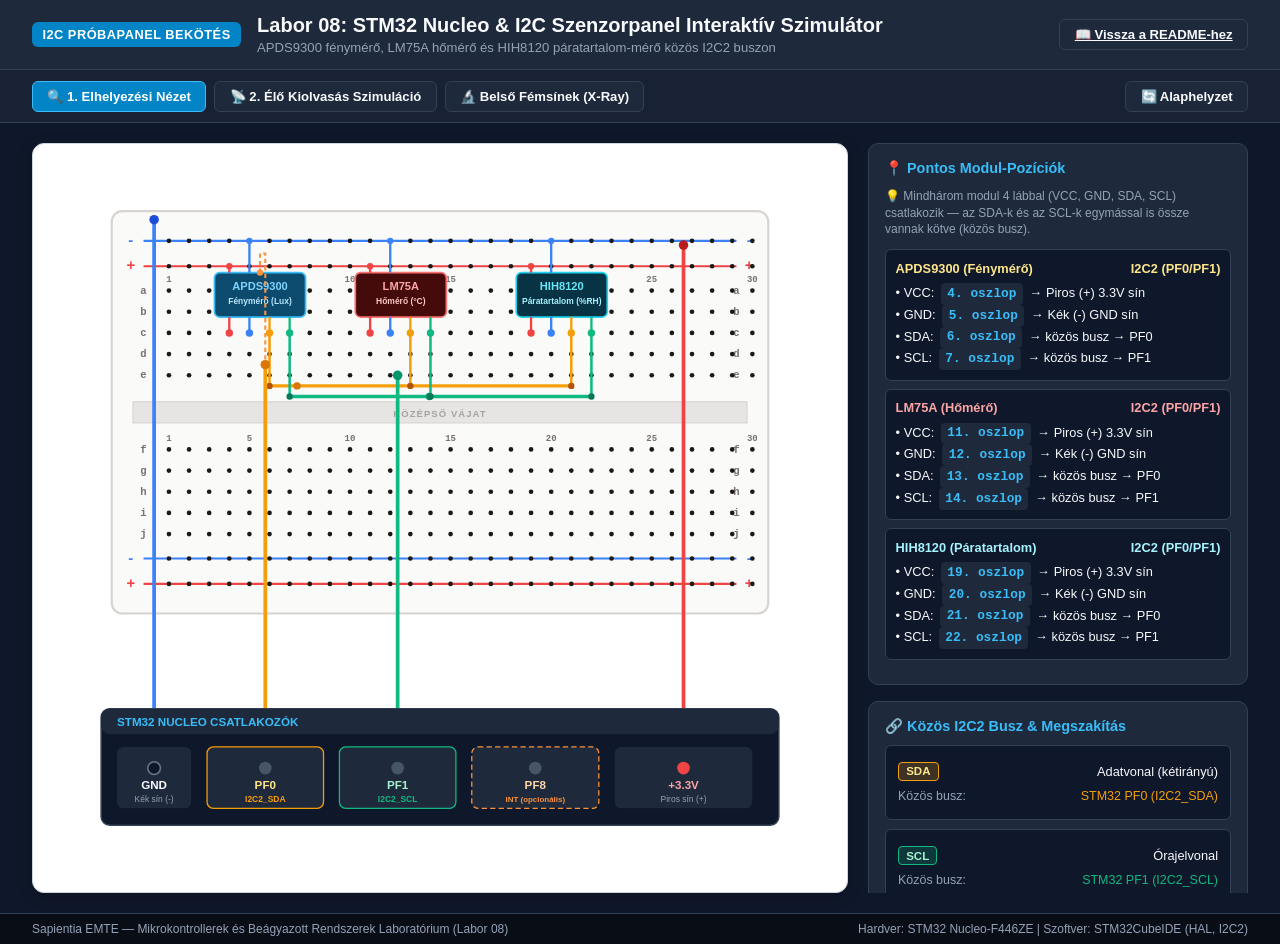
<file: labor_08/breadboard.html>
<!DOCTYPE html>
<html lang="hu">
<head>
  <meta charset="UTF-8">
  <meta name="viewport" content="width=device-width, initial-scale=1.0">
  <title>Labor 08: STM32 Nucleo & I2C Szenzorpanel Interaktív Bekötés és Szimulátor</title>
  <style>
    :root {
      --bg-dark: #0f172a;
      --panel-bg: #1e293b;
      --card-border: #334155;
      --accent-cyan: #38bdf8;
      --accent-blue: #3b82f6;
      --accent-emerald: #10b981;
      --accent-amber: #f59e0b;
      --accent-rose: #ef4444;
      --text-main: #f8fafc;
      --text-muted: #94a3b8;
    }

    * {
      box-sizing: border-box;
      margin: 0;
      padding: 0;
    }

    body {
      font-family: -apple-system, BlinkMacSystemFont, "Segoe UI", Roboto, Helvetica, Arial, sans-serif;
      background-color: var(--bg-dark);
      color: var(--text-main);
      min-height: 100vh;
      display: flex;
      flex-direction: column;
    }

    header {
      background: #1e293b;
      border-bottom: 1px solid var(--card-border);
      padding: 0.9rem 2rem;
      display: flex;
      justify-content: space-between;
      align-items: center;
      box-shadow: 0 4px 15px rgba(0,0,0,0.3);
    }

    .header-title {
      display: flex;
      align-items: center;
      gap: 1rem;
    }

    .header-badge {
      background: #0284c7;
      color: white;
      font-weight: 800;
      font-size: 0.8rem;
      padding: 0.3rem 0.65rem;
      border-radius: 6px;
      letter-spacing: 0.5px;
    }

    h1 {
      font-size: 1.25rem;
      font-weight: 700;
    }

    .subtitle {
      color: var(--text-muted);
      font-size: 0.82rem;
      margin-top: 0.15rem;
    }

    .controls-bar {
      background: #182234;
      padding: 0.65rem 2rem;
      border-bottom: 1px solid var(--card-border);
      display: flex;
      flex-wrap: wrap;
      gap: 0.75rem;
      align-items: center;
      justify-content: space-between;
    }

    .btn-group {
      display: flex;
      gap: 0.5rem;
      align-items: center;
    }

    .btn {
      background: var(--panel-bg);
      border: 1px solid var(--card-border);
      color: var(--text-main);
      padding: 0.45rem 0.9rem;
      font-size: 0.82rem;
      font-weight: 600;
      border-radius: 6px;
      cursor: pointer;
      display: inline-flex;
      align-items: center;
      gap: 0.4rem;
      transition: all 0.15s ease;
    }

    .btn:hover {
      background: #334155;
      border-color: var(--accent-cyan);
    }

    .btn.active {
      background: #0284c7;
      border-color: #38bdf8;
      color: white;
    }

    .btn-action {
      background: #059669;
      border: none;
      color: white;
      padding: 0.45rem 1.1rem;
      border-radius: 6px;
      font-weight: 700;
      cursor: pointer;
      transition: all 0.15s ease;
    }

    .btn-action:hover {
      background: #10b981;
    }

    .btn-action:active {
      transform: scale(0.97);
    }

    .select-sensor {
      background: var(--panel-bg);
      border: 1px solid var(--card-border);
      color: var(--text-main);
      padding: 0.45rem 0.7rem;
      font-size: 0.82rem;
      font-weight: 600;
      border-radius: 6px;
      cursor: pointer;
    }

    .app-container {
      display: grid;
      grid-template-columns: 1fr 380px;
      flex: 1;
      gap: 1.25rem;
      padding: 1.25rem 2rem;
      overflow: hidden;
    }

    .workspace {
      background: #ffffff;
      border: 1px solid #cbd5e1;
      border-radius: 12px;
      padding: 1rem;
      display: flex;
      flex-direction: column;
      align-items: center;
      justify-content: center;
      position: relative;
      overflow: auto;
      box-shadow: 0 4px 15px rgba(0,0,0,0.2);
    }

    .board-svg-wrap {
      width: 100%;
      max-width: 720px;
    }

    .sidebar {
      display: flex;
      flex-direction: column;
      gap: 1rem;
      overflow-y: auto;
      max-height: calc(100vh - 150px);
    }

    .info-card {
      background: var(--panel-bg);
      border: 1px solid var(--card-border);
      border-radius: 10px;
      padding: 1rem;
    }

    .info-card h3 {
      font-size: 0.9rem;
      font-weight: 700;
      color: var(--accent-cyan);
      margin-bottom: 0.65rem;
      display: flex;
      align-items: center;
      gap: 0.4rem;
    }

    /* POSITIONS LIST (HTML) */
    .pos-item {
      background: #0f172a;
      border: 1px solid #334155;
      border-radius: 6px;
      padding: 0.6rem;
      margin-bottom: 0.5rem;
      font-size: 0.8rem;
      line-height: 1.45;
    }

    .pos-header {
      display: flex;
      justify-content: space-between;
      align-items: center;
      font-weight: 800;
      margin-bottom: 0.3rem;
    }

    .pos-header.red { color: #fca5a5; }
    .pos-header.yellow { color: #fde68a; }
    .pos-header.green { color: #a7f3d0; }
    .pos-header.blue { color: #bfdbfe; }
    .pos-header.cyan { color: #a5f3fc; }

    .pos-coord {
      display: inline-block;
      background: #1e293b;
      padding: 0.1rem 0.4rem;
      border-radius: 4px;
      font-family: monospace;
      font-weight: 700;
      color: #38bdf8;
      margin: 0 0.2rem;
    }

    .polarity-box {
      background: #0f172a;
      border: 1px solid #334155;
      border-radius: 6px;
      padding: 0.75rem;
      margin-bottom: 0.6rem;
    }

    .polarity-row {
      display: flex;
      align-items: center;
      justify-content: space-between;
      padding: 0.25rem 0;
      font-size: 0.8rem;
    }

    .tag-anode {
      background: rgba(239, 68, 68, 0.2);
      color: #fca5a5;
      border: 1px solid #ef4444;
      padding: 0.15rem 0.45rem;
      border-radius: 4px;
      font-weight: 700;
      font-size: 0.72rem;
    }

    .tag-cathode {
      background: rgba(59, 130, 246, 0.2);
      color: #93c5fd;
      border: 1px solid #3b82f6;
      padding: 0.15rem 0.45rem;
      border-radius: 4px;
      font-weight: 700;
      font-size: 0.72rem;
    }

    .tag-sda {
      background: rgba(245, 158, 11, 0.2);
      color: #fde68a;
      border: 1px solid #f59e0b;
      padding: 0.15rem 0.45rem;
      border-radius: 4px;
      font-weight: 700;
      font-size: 0.72rem;
    }

    .tag-scl {
      background: rgba(16, 185, 129, 0.2);
      color: #a7f3d0;
      border: 1px solid #10b981;
      padding: 0.15rem 0.45rem;
      border-radius: 4px;
      font-weight: 700;
      font-size: 0.72rem;
    }

    .state-table {
      width: 100%;
      border-collapse: collapse;
      font-size: 0.8rem;
    }

    .state-table th {
      text-align: left;
      padding: 0.35rem;
      color: var(--text-muted);
      border-bottom: 1px solid #334155;
    }

    .state-table td {
      padding: 0.4rem 0.35rem;
      border-bottom: 1px solid #1e293b;
    }

    .status-dot {
      display: inline-block;
      width: 10px;
      height: 10px;
      border-radius: 50%;
      margin-right: 6px;
      background: #475569;
    }

    .status-dot.on-yellow { background: #eab308; box-shadow: 0 0 8px #eab308; }
    .status-dot.on-red { background: #ef4444; box-shadow: 0 0 8px #ef4444; }
    .status-dot.on-cyan { background: #22d3ee; box-shadow: 0 0 8px #22d3ee; }

    .oled-preview {
      background: #000;
      border: 2px solid #1e293b;
      border-radius: 4px;
      padding: 0.6rem 0.7rem;
      font-family: monospace;
      font-size: 0.72rem;
      color: #7dd3fc;
      line-height: 1.5;
      margin-top: 0.6rem;
      display: none;
    }

    .code-monitor {
      background: #090d16;
      border: 1px solid #1e293b;
      border-radius: 6px;
      padding: 0.75rem;
      font-family: monospace;
      font-size: 0.75rem;
      color: #38bdf8;
      line-height: 1.4;
      max-height: 150px;
      overflow-y: auto;
    }

    .hover-tooltip {
      position: absolute;
      background: #0f172a;
      border: 1px solid var(--accent-cyan);
      color: white;
      padding: 0.4rem 0.7rem;
      border-radius: 6px;
      font-size: 0.78rem;
      pointer-events: none;
      display: none;
      box-shadow: 0 4px 12px rgba(0,0,0,0.5);
      z-index: 100;
    }

    footer {
      background: #090d16;
      border-top: 1px solid var(--card-border);
      padding: 0.5rem 2rem;
      font-size: 0.75rem;
      color: var(--text-muted);
      display: flex;
      justify-content: space-between;
    }

    @media (max-width: 1024px) {
      .app-container {
        grid-template-columns: 1fr;
      }
    }
  </style>
</head>
<body>

  <header>
    <div class="header-title">
      <span class="header-badge">I2C PRÓBAPANEL BEKÖTÉS</span>
      <div>
        <h1>Labor 08: STM32 Nucleo &amp; I2C Szenzorpanel Interaktív Szimulátor</h1>
        <div class="subtitle">APDS9300 fénymérő, LM75A hőmérő és HIH8120 páratartalom-mérő közös I2C2 buszon</div>
      </div>
    </div>
    <div class="btn-group">
      <a href="README.md" class="btn">📖 Vissza a README-hez</a>
    </div>
  </header>

  <div class="controls-bar">
    <div class="btn-group">
      <button class="btn active" id="btnModeWiring" onclick="setMode('wiring')">🔍 1. Elhelyezési Nézet</button>
      <button class="btn" id="btnModeLive" onclick="setMode('live')">📡 2. Élő Kiolvasás Szimuláció</button>
      <button class="btn" id="btnToggleXray" onclick="toggleXray()">🔬 Belső Fémsínek (X-Ray)</button>
    </div>

    <div class="btn-group">
      <select class="select-sensor" id="sensorSelect" style="display:none;" onchange="selectSensor(this.value)">
        <option value="apds">💡 APDS9300 – Fénymérő (lux)</option>
        <option value="lm75a">🌡️ LM75A – Hőmérő (°C)</option>
        <option value="hih8120">💧 HIH8120 – Páratartalom (%RH)</option>
        <option value="all">🖥️ Mindhárom – OLED előnézet</option>
      </select>
      <button class="btn" id="btnReset" onclick="resetSimulation()">🔄 Alaphelyzet</button>
    </div>
  </div>

  <div class="app-container">

    <div class="workspace" id="workspace">
      <div class="hover-tooltip" id="tooltip"></div>

      <div class="board-svg-wrap">
        <svg id="breadboardSvg" viewBox="0 0 680 620" width="100%" height="100%" xmlns="http://www.w3.org/2000/svg">
          <defs>
            <filter id="glowYellow" x="-30%" y="-30%" width="160%" height="160%"><feGaussianBlur stdDeviation="6" result="b"/><feMerge><feMergeNode in="b"/><feMergeNode in="SourceGraphic"/></feMerge></filter>
            <filter id="glowRed" x="-30%" y="-30%" width="160%" height="160%"><feGaussianBlur stdDeviation="6" result="b"/><feMerge><feMergeNode in="b"/><feMergeNode in="SourceGraphic"/></feMerge></filter>
            <filter id="glowCyan" x="-30%" y="-30%" width="160%" height="160%"><feGaussianBlur stdDeviation="6" result="b"/><feMerge><feMergeNode in="b"/><feMergeNode in="SourceGraphic"/></feMerge></filter>
          </defs>

          <!-- ================= BREADBOARD ================= -->
          <g id="breadboard" transform="translate(30, 20)">
            <!-- Breadboard Body -->
            <rect x="0" y="0" width="620" height="380" rx="10" fill="#fafaf9" stroke="#d6d3d1" stroke-width="2"/>
            <!-- Center Divider -->
            <rect x="20" y="180" width="580" height="20" fill="#e7e5e4" stroke="#d6d3d1" stroke-width="1"/>
            <text x="310" y="194" font-size="9" font-weight="700" fill="#a8a29e" text-anchor="middle" letter-spacing="1">KÖZÉPSŐ VÁJAT</text>

            <!-- Top Power Rails -->
            <line x1="30" y1="28" x2="590" y2="28" stroke="#3b82f6" stroke-width="2"/>
            <text x="18" y="32" font-size="14" font-weight="900" fill="#3b82f6" text-anchor="middle">-</text>
            <text x="602" y="32" font-size="14" font-weight="900" fill="#3b82f6" text-anchor="middle">-</text>

            <line x1="30" y1="52" x2="590" y2="52" stroke="#ef4444" stroke-width="2"/>
            <text x="18" y="56" font-size="14" font-weight="900" fill="#ef4444" text-anchor="middle">+</text>
            <text x="602" y="56" font-size="14" font-weight="900" fill="#ef4444" text-anchor="middle">+</text>

            <!-- Bottom Power Rails -->
            <line x1="30" y1="328" x2="590" y2="328" stroke="#3b82f6" stroke-width="2"/>
            <text x="18" y="332" font-size="14" font-weight="900" fill="#3b82f6" text-anchor="middle">-</text>
            <text x="602" y="332" font-size="14" font-weight="900" fill="#3b82f6" text-anchor="middle">-</text>

            <line x1="30" y1="352" x2="590" y2="352" stroke="#ef4444" stroke-width="2"/>
            <text x="18" y="356" font-size="14" font-weight="900" fill="#ef4444" text-anchor="middle">+</text>
            <text x="602" y="356" font-size="14" font-weight="900" fill="#ef4444" text-anchor="middle">+</text>

            <!-- Row Letters -->
            <g font-size="10" font-weight="700" fill="#78716c" text-anchor="middle" font-family="monospace">
              <text x="30" y="78">a</text><text x="30" y="98">b</text><text x="30" y="118">c</text><text x="30" y="138">d</text><text x="30" y="158">e</text>
              <text x="30" y="228">f</text><text x="30" y="248">g</text><text x="30" y="268">h</text><text x="30" y="288">i</text><text x="30" y="308">j</text>
              <text x="590" y="78">a</text><text x="590" y="98">b</text><text x="590" y="118">c</text><text x="590" y="138">d</text><text x="590" y="158">e</text>
              <text x="590" y="228">f</text><text x="590" y="248">g</text><text x="590" y="268">h</text><text x="590" y="288">i</text><text x="590" y="308">j</text>
            </g>

            <!-- X-Ray Internal conductors (toggled) -->
            <g id="xrayConductors" opacity="0" style="transition: opacity 0.25s ease;">
              <rect x="30" y="25" width="560" height="6" fill="#38bdf8" opacity="0.3"/>
              <rect x="30" y="49" width="560" height="6" fill="#f87171" opacity="0.3"/>
              <g fill="#fbbf24" opacity="0.3">
                <rect x="108" y="73" width="6" height="85" rx="2"/>
                <rect x="127" y="73" width="6" height="85" rx="2"/>
                <rect x="146" y="73" width="6" height="85" rx="2"/>
                <rect x="165" y="73" width="6" height="85" rx="2"/>
                <rect x="241" y="73" width="6" height="85" rx="2"/>
                <rect x="260" y="73" width="6" height="85" rx="2"/>
                <rect x="279" y="73" width="6" height="85" rx="2"/>
                <rect x="298" y="73" width="6" height="85" rx="2"/>
                <rect x="393" y="73" width="6" height="85" rx="2"/>
                <rect x="412" y="73" width="6" height="85" rx="2"/>
                <rect x="431" y="73" width="6" height="85" rx="2"/>
                <rect x="450" y="73" width="6" height="85" rx="2"/>
              </g>
            </g>

            <!-- Breadboard Holes Grid -->
            <g id="breadboardHoles" fill="#1c1917">
              <!-- Rendered via JS -->
            </g>

            <!-- ================= SHARED I2C2 BUS WIRES ================= -->
            <!-- SDA bus (amber): APDS9300 - LM75A - HIH8120 -->
            <line x1="149" y1="115" x2="149" y2="165" stroke="#f59e0b" stroke-width="2.4"/>
            <line x1="282" y1="115" x2="282" y2="165" stroke="#f59e0b" stroke-width="2.4"/>
            <line x1="434" y1="115" x2="434" y2="165" stroke="#f59e0b" stroke-width="2.4"/>
            <line x1="149" y1="165" x2="434" y2="165" stroke="#f59e0b" stroke-width="3.2" data-info="Közös I2C2 SDA (adat) vezeték — mindhárom szenzor osztozik rajta, STM32 PF0 lábra fut"/>
            <circle cx="149" cy="165" r="3" fill="#b45309"/>
            <circle cx="175" cy="165" r="3.5" fill="#d97706"/>
            <circle cx="282" cy="165" r="3" fill="#b45309"/>
            <circle cx="434" cy="165" r="3" fill="#b45309"/>

            <!-- SCL bus (emerald): APDS9300 - LM75A - HIH8120 -->
            <line x1="168" y1="115" x2="168" y2="175" stroke="#10b981" stroke-width="2.4"/>
            <line x1="301" y1="115" x2="301" y2="175" stroke="#10b981" stroke-width="2.4"/>
            <line x1="453" y1="115" x2="453" y2="175" stroke="#10b981" stroke-width="2.4"/>
            <line x1="168" y1="175" x2="453" y2="175" stroke="#10b981" stroke-width="3.2" data-info="Közös I2C2 SCL (órajel) vezeték — mindhárom szenzor osztozik rajta, STM32 PF1 lábra fut"/>
            <circle cx="168" cy="175" r="3" fill="#047857"/>
            <circle cx="300" cy="175" r="3.5" fill="#059669"/>
            <circle cx="301" cy="175" r="3" fill="#047857"/>
            <circle cx="453" cy="175" r="3" fill="#047857"/>

            <!-- ================= MODULE A: APDS9300 (Fénymérő) ================= -->
            <g class="comp-module" data-info="APDS9300 I2C fényérzékelő modul — 4 lábas fejléc: VCC, GND, SDA, SCL">
              <rect id="boxAPDS" x="97" y="58" width="86" height="42" rx="5" fill="#0c4a6e" stroke="#38bdf8" stroke-width="1.6"/>
              <text x="140" y="74" font-size="10.5" font-weight="900" fill="#7dd3fc" text-anchor="middle">APDS9300</text>
              <text x="140" y="88" font-size="8" font-weight="700" fill="#bae6fd" text-anchor="middle">Fénymérő (Lux)</text>

              <!-- rail stubs -->
              <line x1="111" y1="52" x2="111" y2="58" stroke="#ef4444" stroke-width="2.2"/>
              <circle cx="111" cy="52" r="3" fill="#ef4444"/>
              <line x1="130" y1="28" x2="130" y2="58" stroke="#3b82f6" stroke-width="2.2"/>
              <circle cx="130" cy="28" r="3" fill="#3b82f6"/>

              <!-- legs -->
              <line x1="111" y1="100" x2="111" y2="115" stroke="#ef4444" stroke-width="2.2"/>
              <line x1="130" y1="100" x2="130" y2="115" stroke="#3b82f6" stroke-width="2.2"/>
              <line x1="149" y1="100" x2="149" y2="115" stroke="#f59e0b" stroke-width="2.2"/>
              <line x1="168" y1="100" x2="168" y2="115" stroke="#10b981" stroke-width="2.2"/>
              <circle cx="111" cy="115" r="3.5" fill="#ef4444" data-info="APDS9300 VCC — Piros (+) 3.3V sín, 4. oszlop"/>
              <circle cx="130" cy="115" r="3.5" fill="#3b82f6" data-info="APDS9300 GND — Kék (-) sín, 5. oszlop"/>
              <circle cx="149" cy="115" r="3.5" fill="#f59e0b" data-info="APDS9300 SDA — közös I2C2 busz, STM32 PF0, 6. oszlop"/>
              <circle cx="168" cy="115" r="3.5" fill="#10b981" data-info="APDS9300 SCL — közös I2C2 busz, STM32 PF1, 7. oszlop"/>
            </g>

            <!-- Optional light-sensor interrupt line (PF8) -->
            <path d="M145,490 L145,40 L140,40 L140,58" fill="none" stroke="#fb923c" stroke-width="2" stroke-dasharray="4 3" data-info="Opcionális: APDS9300 INT kimenete → STM32 PF8 (LightSensor_Int, EXTI8) — küszöbérték-túllépés jelzésére, ehhez a gyakorlathoz nem kötelező"/>
            <circle cx="140" cy="58" r="3" fill="#fb923c"/>

            <!-- ================= MODULE B: LM75A (Hőmérő) ================= -->
            <g class="comp-module" data-info="LM75A digitális I2C hőmérő IC — 4 lábas fejléc: VCC, GND, SDA, SCL">
              <rect id="boxLM75A" x="230" y="58" width="86" height="42" rx="5" fill="#450a0a" stroke="#f87171" stroke-width="1.6"/>
              <text x="273" y="74" font-size="10.5" font-weight="900" fill="#fca5a5" text-anchor="middle">LM75A</text>
              <text x="273" y="88" font-size="8" font-weight="700" fill="#fecaca" text-anchor="middle">Hőmérő (°C)</text>

              <line x1="244" y1="52" x2="244" y2="58" stroke="#ef4444" stroke-width="2.2"/>
              <circle cx="244" cy="52" r="3" fill="#ef4444"/>
              <line x1="263" y1="28" x2="263" y2="58" stroke="#3b82f6" stroke-width="2.2"/>
              <circle cx="263" cy="28" r="3" fill="#3b82f6"/>

              <line x1="244" y1="100" x2="244" y2="115" stroke="#ef4444" stroke-width="2.2"/>
              <line x1="263" y1="100" x2="263" y2="115" stroke="#3b82f6" stroke-width="2.2"/>
              <line x1="282" y1="100" x2="282" y2="115" stroke="#f59e0b" stroke-width="2.2"/>
              <line x1="301" y1="100" x2="301" y2="115" stroke="#10b981" stroke-width="2.2"/>
              <circle cx="244" cy="115" r="3.5" fill="#ef4444" data-info="LM75A VCC — Piros (+) 3.3V sín, 11. oszlop"/>
              <circle cx="263" cy="115" r="3.5" fill="#3b82f6" data-info="LM75A GND — Kék (-) sín, 12. oszlop"/>
              <circle cx="282" cy="115" r="3.5" fill="#f59e0b" data-info="LM75A SDA — közös I2C2 busz, STM32 PF0, 13. oszlop"/>
              <circle cx="301" cy="115" r="3.5" fill="#10b981" data-info="LM75A SCL — közös I2C2 busz, STM32 PF1, 14. oszlop"/>
            </g>

            <!-- ================= MODULE C: HIH8120 (Páratartalom) ================= -->
            <g class="comp-module" data-info="HIH8120 páratartalom és hőmérséklet szenzor — 4 lábas fejléc: VCC, GND, SDA, SCL">
              <rect id="boxHIH" x="382" y="58" width="86" height="42" rx="5" fill="#083344" stroke="#22d3ee" stroke-width="1.6"/>
              <text x="425" y="74" font-size="10.5" font-weight="900" fill="#67e8f9" text-anchor="middle">HIH8120</text>
              <text x="425" y="88" font-size="8" font-weight="700" fill="#a5f3fc" text-anchor="middle">Páratartalom (%RH)</text>

              <line x1="396" y1="52" x2="396" y2="58" stroke="#ef4444" stroke-width="2.2"/>
              <circle cx="396" cy="52" r="3" fill="#ef4444"/>
              <line x1="415" y1="28" x2="415" y2="58" stroke="#3b82f6" stroke-width="2.2"/>
              <circle cx="415" cy="28" r="3" fill="#3b82f6"/>

              <line x1="396" y1="100" x2="396" y2="115" stroke="#ef4444" stroke-width="2.2"/>
              <line x1="415" y1="100" x2="415" y2="115" stroke="#3b82f6" stroke-width="2.2"/>
              <line x1="434" y1="100" x2="434" y2="115" stroke="#f59e0b" stroke-width="2.2"/>
              <line x1="453" y1="100" x2="453" y2="115" stroke="#10b981" stroke-width="2.2"/>
              <circle cx="396" cy="115" r="3.5" fill="#ef4444" data-info="HIH8120 VCC — Piros (+) 3.3V sín, 19. oszlop"/>
              <circle cx="415" cy="115" r="3.5" fill="#3b82f6" data-info="HIH8120 GND — Kék (-) sín, 20. oszlop"/>
              <circle cx="434" cy="115" r="3.5" fill="#f59e0b" data-info="HIH8120 SDA — közös I2C2 busz, STM32 PF0, 21. oszlop"/>
              <circle cx="453" cy="115" r="3.5" fill="#10b981" data-info="HIH8120 SCL — közös I2C2 busz, STM32 PF1, 22. oszlop"/>
            </g>
          </g>

          <!-- ================= WIRES FROM NUCLEO (BOTTOM DOCK) ================= -->
          <path d="M 70,490 L 70,28" fill="none" stroke="#3b82f6" stroke-width="3.5" stroke-linecap="round"/>
          <circle cx="70" cy="28" r="4.5" fill="#1d4ed8"/>

          <path d="M 175,490 L 175,165" fill="none" stroke="#f59e0b" stroke-width="3.5" stroke-linecap="round"/>
          <circle cx="175" cy="165" r="4.5" fill="#d97706"/>

          <path d="M 300,490 L 300,175" fill="none" stroke="#10b981" stroke-width="3.5" stroke-linecap="round"/>
          <circle cx="300" cy="175" r="4.5" fill="#059669"/>

          <path d="M 570,490 L 570,52" fill="none" stroke="#ef4444" stroke-width="3.5" stroke-linecap="round"/>
          <circle cx="570" cy="52" r="4.5" fill="#b91c1c"/>

          <!-- ================= STM32 DOCK (BOTTOM) ================= -->
          <g transform="translate(20, 490)">
            <rect x="0" y="0" width="640" height="110" rx="8" fill="#0f172a" stroke="#334155" stroke-width="1.5"/>
            <rect x="0" y="0" width="640" height="24" rx="8" fill="#1e293b"/>
            <text x="15" y="16" font-size="11" font-weight="800" fill="#38bdf8">STM32 NUCLEO CSATLAKOZÓK</text>

            <!-- GND -->
            <g transform="translate(15, 36)">
              <rect x="0" y="0" width="70" height="58" rx="6" fill="#1e293b"/>
              <circle cx="35" cy="20" r="6" fill="#0f172a" stroke="#64748b" stroke-width="1.5"/>
              <text x="35" y="40" font-size="11" font-weight="900" fill="#f8fafc" text-anchor="middle">GND</text>
              <text x="35" y="52" font-size="8" fill="#94a3b8" text-anchor="middle">Kék sín (-)</text>
            </g>

            <!-- PF0 SDA -->
            <g transform="translate(100, 36)" data-info="STM32 PF0 — I2C2_SDA, közös adatvonal mindhárom szenzorhoz">
              <rect x="0" y="0" width="110" height="58" rx="6" fill="#1e293b" stroke="#f59e0b" stroke-width="1.2"/>
              <circle cx="55" cy="20" r="6" id="pinIndicatorPF0" fill="#475569"/>
              <text x="55" y="40" font-size="11" font-weight="900" fill="#fde68a" text-anchor="middle">PF0</text>
              <text x="55" y="52" font-size="8" font-weight="700" fill="#f59e0b" text-anchor="middle">I2C2_SDA</text>
            </g>

            <!-- PF1 SCL -->
            <g transform="translate(225, 36)" data-info="STM32 PF1 — I2C2_SCL, közös órajelvonal mindhárom szenzorhoz">
              <rect x="0" y="0" width="110" height="58" rx="6" fill="#1e293b" stroke="#10b981" stroke-width="1.2"/>
              <circle cx="55" cy="20" r="6" id="pinIndicatorPF1" fill="#475569"/>
              <text x="55" y="40" font-size="11" font-weight="900" fill="#a7f3d0" text-anchor="middle">PF1</text>
              <text x="55" y="52" font-size="8" font-weight="700" fill="#10b981" text-anchor="middle">I2C2_SCL</text>
            </g>

            <!-- PF8 optional interrupt -->
            <g transform="translate(350, 36)" data-info="STM32 PF8 — LightSensor_Int (EXTI8), opcionális megszakítás az APDS9300-tól, jelen gyakorlat nem használja szoftveresen">
              <rect x="0" y="0" width="120" height="58" rx="6" fill="#1e293b" stroke="#fb923c" stroke-width="1.2" stroke-dasharray="5 3"/>
              <circle cx="60" cy="20" r="6" id="pinIndicatorPF8" fill="#475569"/>
              <text x="60" y="40" font-size="11" font-weight="900" fill="#fed7aa" text-anchor="middle">PF8</text>
              <text x="60" y="52" font-size="7.5" font-weight="700" fill="#fb923c" text-anchor="middle">INT (opcionális)</text>
            </g>

            <!-- 3V3 -->
            <g transform="translate(485, 36)">
              <rect x="0" y="0" width="130" height="58" rx="6" fill="#1e293b"/>
              <circle cx="65" cy="20" r="6" fill="#ef4444"/>
              <text x="65" y="40" font-size="11" font-weight="900" fill="#fca5a5" text-anchor="middle">+3.3V</text>
              <text x="65" y="52" font-size="8" fill="#94a3b8" text-anchor="middle">Piros sín (+)</text>
            </g>
          </g>

        </svg>
      </div>
    </div>

    <!-- SIDEBAR WITH CLEAR HTML CARDS -->
    <div class="sidebar">

      <!-- CARD 1: PONTOS MODUL-POZÍCIÓK -->
      <div class="info-card">
        <h3>📍 Pontos Modul-Pozíciók</h3>
        <div style="font-size: 0.75rem; color: var(--text-muted); margin-bottom: 0.7rem; line-height: 1.4;">
          💡 Mindhárom modul 4 lábbal (VCC, GND, SDA, SCL) csatlakozik — az SDA-k és az SCL-k egymással is össze vannak kötve (közös busz).
        </div>

        <div class="pos-item">
          <div class="pos-header yellow">
            <span>APDS9300 (Fénymérő)</span>
            <span>I2C2 (PF0/PF1)</span>
          </div>
          <div>• VCC: <span class="pos-coord">4. oszlop</span> → Piros (+) 3.3V sín</div>
          <div>• GND: <span class="pos-coord">5. oszlop</span> → Kék (-) GND sín</div>
          <div>• SDA: <span class="pos-coord">6. oszlop</span> → közös busz → PF0</div>
          <div>• SCL: <span class="pos-coord">7. oszlop</span> → közös busz → PF1</div>
        </div>

        <div class="pos-item">
          <div class="pos-header red">
            <span>LM75A (Hőmérő)</span>
            <span>I2C2 (PF0/PF1)</span>
          </div>
          <div>• VCC: <span class="pos-coord">11. oszlop</span> → Piros (+) 3.3V sín</div>
          <div>• GND: <span class="pos-coord">12. oszlop</span> → Kék (-) GND sín</div>
          <div>• SDA: <span class="pos-coord">13. oszlop</span> → közös busz → PF0</div>
          <div>• SCL: <span class="pos-coord">14. oszlop</span> → közös busz → PF1</div>
        </div>

        <div class="pos-item">
          <div class="pos-header cyan">
            <span>HIH8120 (Páratartalom)</span>
            <span>I2C2 (PF0/PF1)</span>
          </div>
          <div>• VCC: <span class="pos-coord">19. oszlop</span> → Piros (+) 3.3V sín</div>
          <div>• GND: <span class="pos-coord">20. oszlop</span> → Kék (-) GND sín</div>
          <div>• SDA: <span class="pos-coord">21. oszlop</span> → közös busz → PF0</div>
          <div>• SCL: <span class="pos-coord">22. oszlop</span> → közös busz → PF1</div>
        </div>
      </div>

      <!-- CARD 2: SHARED BUS GUIDE -->
      <div class="info-card">
        <h3>🔗 Közös I2C2 Busz &amp; Megszakítás</h3>
        <div class="polarity-box">
          <div class="polarity-row">
            <span class="tag-sda">SDA</span>
            <span>Adatvonal (kétirányú)</span>
          </div>
          <div class="polarity-row">
            <span style="font-size: 0.78rem; color: var(--text-muted);">Közös busz:</span>
            <span style="font-size: 0.78rem; color: var(--accent-amber);">STM32 PF0 (I2C2_SDA)</span>
          </div>
        </div>

        <div class="polarity-box">
          <div class="polarity-row">
            <span class="tag-scl">SCL</span>
            <span>Órajelvonal</span>
          </div>
          <div class="polarity-row">
            <span style="font-size: 0.78rem; color: var(--text-muted);">Közös busz:</span>
            <span style="font-size: 0.78rem; color: var(--accent-emerald);">STM32 PF1 (I2C2_SCL)</span>
          </div>
        </div>
        <div style="font-size: 0.75rem; color: var(--text-muted); line-height: 1.4;">
          🧭 Az APDS9300 <code>INT</code> kimenete opcionálisan a <code>PF8</code> (<code>LightSensor_Int</code>, EXTI8) lábra is köthető küszöbérték-túllépés jelzésére — ez csak vezetékezési lehetőség, a jelen gyakorlat feladatai nem igénylik.
        </div>
      </div>

      <!-- CARD 3: LIVE STATE TABLE -->
      <div class="info-card">
        <h3>🗺️ Élő Mérés &amp; Állapot</h3>
        <table class="state-table">
          <thead>
            <tr>
              <th>Szenzor</th>
              <th>Busz</th>
              <th>Érték</th>
            </tr>
          </thead>
          <tbody>
            <tr><td><span class="status-dot" id="dotApds"></span> APDS9300</td><td><code>PF0/PF1</code></td><td id="valLux">—</td></tr>
            <tr><td><span class="status-dot" id="dotLm75a"></span> LM75A</td><td><code>PF0/PF1</code></td><td id="valTemp">—</td></tr>
            <tr><td><span class="status-dot" id="dotHih"></span> HIH8120</td><td><code>PF0/PF1</code></td><td id="valHum">—</td></tr>
          </tbody>
        </table>
        <div class="oled-preview" id="oledPreview">
          Lux: —<br>Temp: —<br>RH: —
        </div>
      </div>

      <!-- CARD 4: CODE MONITOR -->
      <div class="info-card">
        <h3>💻 Élő main.c Kódkövető</h3>
        <div class="code-monitor" id="codeMonitor">
          <span style="color:#64748b;">// Válassz szimulációs módot a fenti gombokkal!</span><br>
          <span style="color:#f43f5e; font-weight:bold;">while</span> (1) {<br>
          &nbsp;&nbsp;<span id="codeTraceText">HAL_Delay(200);</span><br>
          }
        </div>
      </div>

    </div>

  </div>

  <footer>
    <div>Sapientia EMTE — Mikrokontrollerek és Beágyazott Rendszerek Laboratórium (Labor 08)</div>
    <div>Hardver: STM32 Nucleo-F446ZE | Szoftver: STM32CubeIDE (HAL, I2C2)</div>
  </footer>

  <script>
    let currentMode = 'wiring';
    let isXrayOn = false;
    let liveInterval = null;
    let currentSensor = 'apds';

    // simulated live values
    let simLux = 350.0;
    let simTempC = 24.0;
    let simHumidity = 45.0;

    function initHoles() {
      const container = document.getElementById('breadboardHoles');
      if (!container) return;
      let s = '';

      for (let c = 1; c <= 30; c++) {
        const cx = 35 + c * 19;
        s += `<circle cx="${cx}" cy="28" r="2.2"/>`;
        s += `<circle cx="${cx}" cy="52" r="2.2"/>`;
        s += `<circle cx="${cx}" cy="328" r="2.2"/>`;
        s += `<circle cx="${cx}" cy="352" r="2.2"/>`;

        [75, 95, 115, 135, 155].forEach(y => s += `<circle cx="${cx}" cy="${y}" r="2.2"/>`);
        [225, 245, 265, 285, 305].forEach(y => s += `<circle cx="${cx}" cy="${y}" r="2.2"/>`);

        if ([1, 5, 10, 15, 20, 25, 30].includes(c)) {
          s += `<text x="${cx}" y="67" font-size="8.5" font-weight="700" fill="#78716c" text-anchor="middle" font-family="monospace">${c}</text>`;
          s += `<text x="${cx}" y="217" font-size="8.5" font-weight="700" fill="#78716c" text-anchor="middle" font-family="monospace">${c}</text>`;
        }
      }
      container.innerHTML = s;
    }

    function setMode(mode) {
      currentMode = mode;
      clearInterval(liveInterval);
      liveInterval = null;

      document.getElementById('btnModeWiring').classList.toggle('active', mode === 'wiring');
      document.getElementById('btnModeLive').classList.toggle('active', mode === 'live');
      document.getElementById('sensorSelect').style.display = (mode === 'live') ? 'inline-block' : 'none';

      const monitor = document.getElementById('codeTraceText');

      if (mode === 'wiring') {
        resetModuleGlow();
        document.getElementById('valLux').textContent = '—';
        document.getElementById('valTemp').textContent = '—';
        document.getElementById('valHum').textContent = '—';
        document.getElementById('oledPreview').style.display = 'none';
        monitor.innerHTML = `<span style="color:#64748b;">// Előkészület: I2C2 busz és a 3 szenzor ellenőrzése</span><br>MX_I2C2_Init();`;
      } else if (mode === 'live') {
        selectSensor(document.getElementById('sensorSelect').value);
        liveInterval = setInterval(tickSimulation, 500);
        tickSimulation();
      }
    }

    function selectSensor(sensor) {
      currentSensor = sensor;
      document.getElementById('sensorSelect').value = sensor;
      resetModuleGlow();

      const oled = document.getElementById('oledPreview');
      oled.style.display = (sensor === 'all') ? 'block' : 'none';

      if (sensor === 'apds' || sensor === 'all') glowModule('boxAPDS', 'glowYellow', 'dotApds', 'on-yellow');
      if (sensor === 'lm75a' || sensor === 'all') glowModule('boxLM75A', 'glowRed', 'dotLm75a', 'on-red');
      if (sensor === 'hih8120' || sensor === 'all') glowModule('boxHIH', 'glowCyan', 'dotHih', 'on-cyan');

      updateCodeMonitor();
    }

    function glowModule(boxId, filterId, dotId, dotClass) {
      const box = document.getElementById(boxId);
      const dot = document.getElementById(dotId);
      if (box) box.setAttribute('filter', `url(#${filterId})`);
      if (dot) dot.className = `status-dot ${dotClass}`;
    }

    function resetModuleGlow() {
      ['boxAPDS', 'boxLM75A', 'boxHIH'].forEach(id => {
        const box = document.getElementById(id);
        if (box) box.removeAttribute('filter');
      });
      ['dotApds', 'dotLm75a', 'dotHih'].forEach(id => {
        const dot = document.getElementById(id);
        if (dot) dot.className = 'status-dot';
      });
    }

    function tickSimulation() {
      // random-walk the simulated physical values within plausible ranges
      simLux = Math.min(900, Math.max(5, simLux + (Math.random() - 0.5) * 60));
      simTempC = Math.min(35, Math.max(15, simTempC + (Math.random() - 0.5) * 0.6));
      simHumidity = Math.min(75, Math.max(25, simHumidity + (Math.random() - 0.5) * 2.5));

      // LM75A: 11-bit two's complement register, 0.125 C/LSB resolution (already-verified fact)
      let raw11 = Math.round(simTempC / 0.125);
      if (raw11 < 0) raw11 += 2048;
      raw11 = raw11 & 0x7FF;
      const signedRaw = (raw11 > 1023) ? raw11 - 2048 : raw11;
      const decodedTempC = signedRaw * 0.125;

      // HIH8120: 14-bit register, RH% = raw / (2^14 - 2) * 100 (Honeywell conversion formula)
      const HIH_FS = Math.pow(2, 14) - 2;
      let raw14 = Math.round((simHumidity / 100) * HIH_FS);
      const decodedHum = (raw14 / HIH_FS) * 100;

      document.getElementById('valLux').textContent = simLux.toFixed(1) + ' lux';
      document.getElementById('valTemp').textContent = decodedTempC.toFixed(2) + ' °C';
      document.getElementById('valHum').textContent = decodedHum.toFixed(1) + ' %RH';

      if (currentSensor === 'all') {
        document.getElementById('oledPreview').innerHTML =
          `Lux: ${simLux.toFixed(1)}<br>Temp: ${decodedTempC.toFixed(1)} C<br>RH: ${decodedHum.toFixed(1)} %`;
      }

      updateCodeMonitor(raw11, raw14);
    }

    function updateCodeMonitor(raw11, raw14) {
      const monitor = document.getElementById('codeTraceText');
      let html = '';
      if (currentMode !== 'live') return;

      if (currentSensor === 'apds') {
        html = `<span style="color:#64748b;">// APDS9300 kiolvasás (I2C2)</span><br>
        LightSensor_GetCH0Value(&amp;channel_0);<br>
        LightSensor_GetCH1Value(&amp;channel_1);<br>
        LightSensor_GetLightLevel(&amp;lightLevel); <span style="color:#64748b;">// ~${simLux.toFixed(0)} lux</span>`;
      } else if (currentSensor === 'lm75a') {
        html = `<span style="color:#64748b;">// LM75A TEMPERATURE regiszter, 11 bit kettes komplemens</span><br>
        HAL_I2C_Mem_Read(&amp;hi2c2, LM75A_ADDR, LM75A_REG_TEMP, ...);<br>
        raw = 0x${(raw11 || 0).toString(16).padStart(3, '0').toUpperCase()}; <span style="color:#64748b;">// 0.125°C/LSB</span>`;
      } else if (currentSensor === 'hih8120') {
        html = `<span style="color:#64748b;">// HIH8120 4 bájtos mérési adatfolyam (I2C2)</span><br>
        HumTempSensor_GetValues(&amp;humidity, &amp;temperature);<br>
        raw14 = ${raw14 || 0}; <span style="color:#64748b;">// RH% = raw / (2^14-2) * 100</span>`;
      } else {
        html = `<span style="color:#64748b;">// Gyakorló feladat: mindhárom I2C szenzor + OLED</span><br>
        LightSensor_GetLightLevel(&amp;lightLevel);<br>
        HAL_I2C_Mem_Read(&amp;hi2c2, LM75A_ADDR, LM75A_REG_TEMP, ...);<br>
        HumTempSensor_GetValues(&amp;humidity, &amp;temperature);`;
      }
      monitor.innerHTML = html;
    }

    function toggleXray() {
      isXrayOn = !isXrayOn;
      const xray = document.getElementById('xrayConductors');
      const btn = document.getElementById('btnToggleXray');
      if (xray) xray.style.opacity = isXrayOn ? '1' : '0';
      if (btn) btn.classList.toggle('active', isXrayOn);
    }

    function resetSimulation() {
      simLux = 350.0;
      simTempC = 24.0;
      simHumidity = 45.0;
      setMode('wiring');
    }

    function initTooltips() {
      const tooltip = document.getElementById('tooltip');
      document.querySelectorAll('[data-info]').forEach(el => {
        el.addEventListener('mousemove', (e) => {
          tooltip.style.display = 'block';
          tooltip.textContent = el.getAttribute('data-info');
          tooltip.style.left = (e.pageX + 15) + 'px';
          tooltip.style.top = (e.pageY + 15) + 'px';
        });
        el.addEventListener('mouseleave', () => tooltip.style.display = 'none');
      });
    }

    window.addEventListener('DOMContentLoaded', () => {
      initHoles();
      initTooltips();
      setMode('wiring');
    });
  </script>
</body>
</html>
</file>
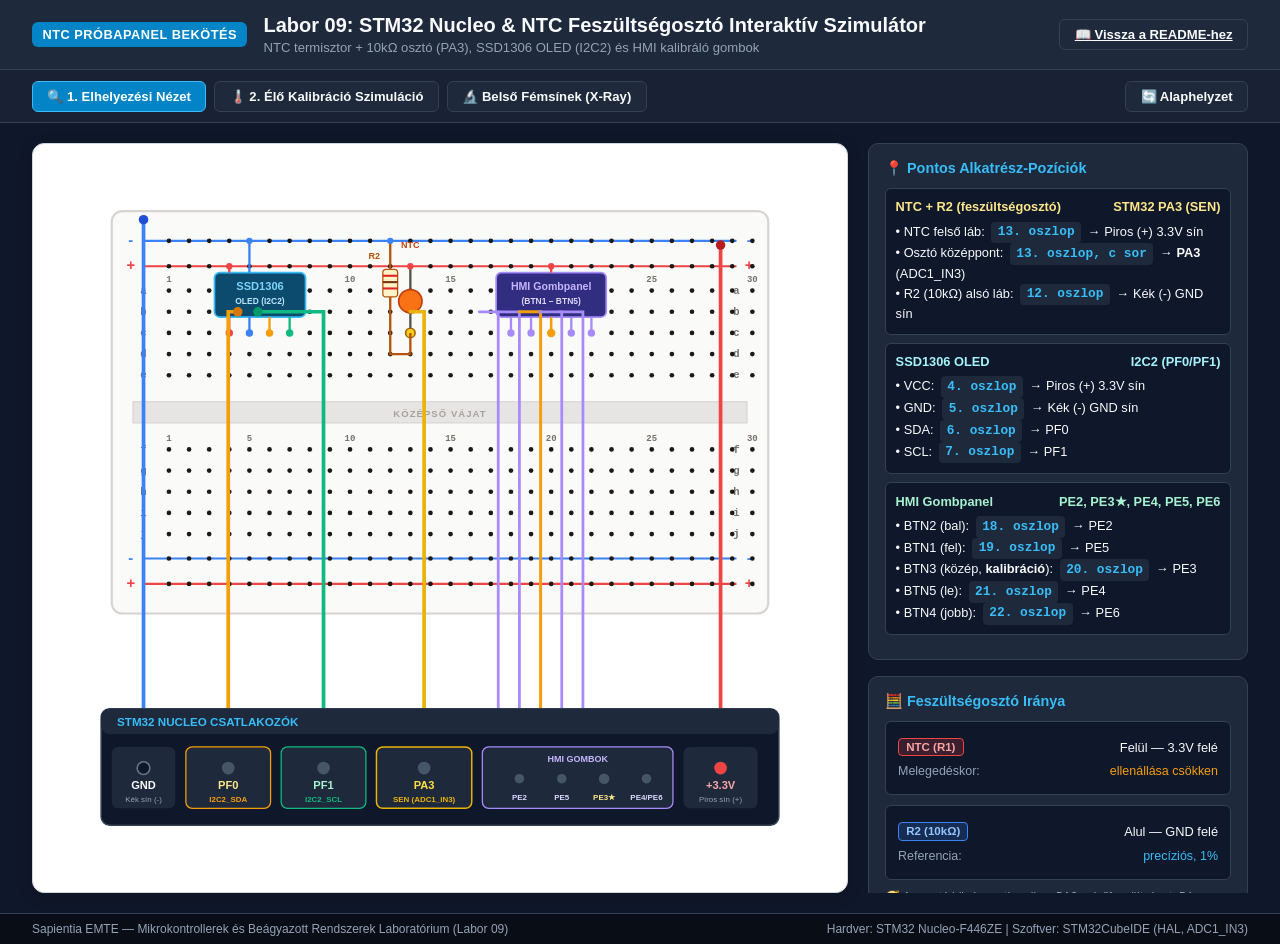
<file: labor_09/breadboard.html>
<!DOCTYPE html>
<html lang="hu">
<head>
  <meta charset="UTF-8">
  <meta name="viewport" content="width=device-width, initial-scale=1.0">
  <title>Labor 09: STM32 Nucleo & NTC Feszültségosztó Interaktív Bekötés és Szimulátor</title>
  <style>
    :root {
      --bg-dark: #0f172a;
      --panel-bg: #1e293b;
      --card-border: #334155;
      --accent-cyan: #38bdf8;
      --accent-blue: #3b82f6;
      --accent-emerald: #10b981;
      --accent-amber: #f59e0b;
      --accent-rose: #ef4444;
      --text-main: #f8fafc;
      --text-muted: #94a3b8;
    }

    * {
      box-sizing: border-box;
      margin: 0;
      padding: 0;
    }

    body {
      font-family: -apple-system, BlinkMacSystemFont, "Segoe UI", Roboto, Helvetica, Arial, sans-serif;
      background-color: var(--bg-dark);
      color: var(--text-main);
      min-height: 100vh;
      display: flex;
      flex-direction: column;
    }

    header {
      background: #1e293b;
      border-bottom: 1px solid var(--card-border);
      padding: 0.9rem 2rem;
      display: flex;
      justify-content: space-between;
      align-items: center;
      box-shadow: 0 4px 15px rgba(0,0,0,0.3);
    }

    .header-title {
      display: flex;
      align-items: center;
      gap: 1rem;
    }

    .header-badge {
      background: #0284c7;
      color: white;
      font-weight: 800;
      font-size: 0.8rem;
      padding: 0.3rem 0.65rem;
      border-radius: 6px;
      letter-spacing: 0.5px;
    }

    h1 {
      font-size: 1.25rem;
      font-weight: 700;
    }

    .subtitle {
      color: var(--text-muted);
      font-size: 0.82rem;
      margin-top: 0.15rem;
    }

    .controls-bar {
      background: #182234;
      padding: 0.65rem 2rem;
      border-bottom: 1px solid var(--card-border);
      display: flex;
      flex-wrap: wrap;
      gap: 0.75rem;
      align-items: center;
      justify-content: space-between;
    }

    .btn-group {
      display: flex;
      gap: 0.5rem;
      align-items: center;
      flex-wrap: wrap;
    }

    .btn {
      background: var(--panel-bg);
      border: 1px solid var(--card-border);
      color: var(--text-main);
      padding: 0.45rem 0.9rem;
      font-size: 0.82rem;
      font-weight: 600;
      border-radius: 6px;
      cursor: pointer;
      display: inline-flex;
      align-items: center;
      gap: 0.4rem;
      transition: all 0.15s ease;
    }

    .btn:hover {
      background: #334155;
      border-color: var(--accent-cyan);
    }

    .btn.active {
      background: #0284c7;
      border-color: #38bdf8;
      color: white;
    }

    .btn-action {
      background: #059669;
      border: none;
      color: white;
      padding: 0.45rem 1.1rem;
      border-radius: 6px;
      font-weight: 700;
      cursor: pointer;
      transition: all 0.15s ease;
    }

    .btn-action:hover {
      background: #10b981;
    }

    .btn-action:active {
      transform: scale(0.97);
    }

    .btn-small {
      background: var(--panel-bg);
      border: 1px solid var(--card-border);
      color: var(--text-main);
      padding: 0.3rem 0.6rem;
      font-size: 0.72rem;
      font-weight: 600;
      border-radius: 5px;
      cursor: pointer;
    }

    .btn-small:hover {
      border-color: var(--accent-cyan);
    }

    .slider-group {
      display: flex;
      align-items: center;
      gap: 0.5rem;
      background: var(--panel-bg);
      border: 1px solid var(--card-border);
      border-radius: 6px;
      padding: 0.35rem 0.8rem;
      font-size: 0.8rem;
    }

    .slider-group input[type="range"] {
      width: 150px;
      accent-color: var(--accent-amber);
    }

    .app-container {
      display: grid;
      grid-template-columns: 1fr 380px;
      flex: 1;
      gap: 1.25rem;
      padding: 1.25rem 2rem;
      overflow: hidden;
    }

    .workspace {
      background: #ffffff;
      border: 1px solid #cbd5e1;
      border-radius: 12px;
      padding: 1rem;
      display: flex;
      flex-direction: column;
      align-items: center;
      justify-content: center;
      position: relative;
      overflow: auto;
      box-shadow: 0 4px 15px rgba(0,0,0,0.2);
    }

    .board-svg-wrap {
      width: 100%;
      max-width: 720px;
    }

    .sidebar {
      display: flex;
      flex-direction: column;
      gap: 1rem;
      overflow-y: auto;
      max-height: calc(100vh - 150px);
    }

    .info-card {
      background: var(--panel-bg);
      border: 1px solid var(--card-border);
      border-radius: 10px;
      padding: 1rem;
    }

    .info-card h3 {
      font-size: 0.9rem;
      font-weight: 700;
      color: var(--accent-cyan);
      margin-bottom: 0.65rem;
      display: flex;
      align-items: center;
      gap: 0.4rem;
    }

    /* POSITIONS LIST (HTML) */
    .pos-item {
      background: #0f172a;
      border: 1px solid #334155;
      border-radius: 6px;
      padding: 0.6rem;
      margin-bottom: 0.5rem;
      font-size: 0.8rem;
      line-height: 1.45;
    }

    .pos-header {
      display: flex;
      justify-content: space-between;
      align-items: center;
      font-weight: 800;
      margin-bottom: 0.3rem;
    }

    .pos-header.red { color: #fca5a5; }
    .pos-header.yellow { color: #fde68a; }
    .pos-header.green { color: #a7f3d0; }
    .pos-header.blue { color: #bfdbfe; }
    .pos-header.cyan { color: #a5f3fc; }

    .pos-coord {
      display: inline-block;
      background: #1e293b;
      padding: 0.1rem 0.4rem;
      border-radius: 4px;
      font-family: monospace;
      font-weight: 700;
      color: #38bdf8;
      margin: 0 0.2rem;
    }

    .polarity-box {
      background: #0f172a;
      border: 1px solid #334155;
      border-radius: 6px;
      padding: 0.75rem;
      margin-bottom: 0.6rem;
    }

    .polarity-row {
      display: flex;
      align-items: center;
      justify-content: space-between;
      padding: 0.25rem 0;
      font-size: 0.8rem;
    }

    .tag-anode {
      background: rgba(239, 68, 68, 0.2);
      color: #fca5a5;
      border: 1px solid #ef4444;
      padding: 0.15rem 0.45rem;
      border-radius: 4px;
      font-weight: 700;
      font-size: 0.72rem;
    }

    .tag-cathode {
      background: rgba(59, 130, 246, 0.2);
      color: #93c5fd;
      border: 1px solid #3b82f6;
      padding: 0.15rem 0.45rem;
      border-radius: 4px;
      font-weight: 700;
      font-size: 0.72rem;
    }

    .state-table {
      width: 100%;
      border-collapse: collapse;
      font-size: 0.8rem;
    }

    .state-table th {
      text-align: left;
      padding: 0.35rem;
      color: var(--text-muted);
      border-bottom: 1px solid #334155;
    }

    .state-table td {
      padding: 0.4rem 0.35rem;
      border-bottom: 1px solid #1e293b;
    }

    .status-dot {
      display: inline-block;
      width: 10px;
      height: 10px;
      border-radius: 50%;
      margin-right: 6px;
      background: #475569;
    }

    .status-dot.on-amber { background: #f59e0b; box-shadow: 0 0 8px #f59e0b; }

    .code-monitor {
      background: #090d16;
      border: 1px solid #1e293b;
      border-radius: 6px;
      padding: 0.75rem;
      font-family: monospace;
      font-size: 0.75rem;
      color: #38bdf8;
      line-height: 1.4;
      max-height: 150px;
      overflow-y: auto;
    }

    .hover-tooltip {
      position: absolute;
      background: #0f172a;
      border: 1px solid var(--accent-cyan);
      color: white;
      padding: 0.4rem 0.7rem;
      border-radius: 6px;
      font-size: 0.78rem;
      pointer-events: none;
      display: none;
      box-shadow: 0 4px 12px rgba(0,0,0,0.5);
      z-index: 100;
    }

    footer {
      background: #090d16;
      border-top: 1px solid var(--card-border);
      padding: 0.5rem 2rem;
      font-size: 0.75rem;
      color: var(--text-muted);
      display: flex;
      justify-content: space-between;
    }

    @media (max-width: 1024px) {
      .app-container {
        grid-template-columns: 1fr;
      }
    }
  </style>
</head>
<body>

  <header>
    <div class="header-title">
      <span class="header-badge">NTC PRÓBAPANEL BEKÖTÉS</span>
      <div>
        <h1>Labor 09: STM32 Nucleo &amp; NTC Feszültségosztó Interaktív Szimulátor</h1>
        <div class="subtitle">NTC termisztor + 10kΩ osztó (PA3), SSD1306 OLED (I2C2) és HMI kalibráló gombok</div>
      </div>
    </div>
    <div class="btn-group">
      <a href="README.md" class="btn">📖 Vissza a README-hez</a>
    </div>
  </header>

  <div class="controls-bar">
    <div class="btn-group">
      <button class="btn active" id="btnModeWiring" onclick="setMode('wiring')">🔍 1. Elhelyezési Nézet</button>
      <button class="btn" id="btnModeLive" onclick="setMode('live')">🌡️ 2. Élő Kalibráció Szimuláció</button>
      <button class="btn" id="btnToggleXray" onclick="toggleXray()">🔬 Belső Fémsínek (X-Ray)</button>
    </div>

    <div class="btn-group" id="liveControls" style="display:none;">
      <div class="slider-group">
        <span>🌡️ Vízbe mártva:</span>
        <input type="range" id="tempSlider" min="-10" max="60" value="22" oninput="onSliderChange(this.value)">
        <span id="sliderReadout" style="font-family: monospace; font-weight: 700; color: var(--accent-amber);">22 °C</span>
      </div>
      <button class="btn-action" id="btnCalibrate" onclick="calibrateZero()">🧊 Kalibrálás (zéruspont)</button>
    </div>

    <div class="btn-group">
      <button class="btn" id="btnReset" onclick="resetSimulation()">🔄 Alaphelyzet</button>
    </div>
  </div>

  <div class="app-container">

    <div class="workspace" id="workspace">
      <div class="hover-tooltip" id="tooltip"></div>

      <div class="board-svg-wrap">
        <svg id="breadboardSvg" viewBox="0 0 680 620" width="100%" height="100%" xmlns="http://www.w3.org/2000/svg">
          <defs>
            <filter id="glowAmber" x="-30%" y="-30%" width="160%" height="160%"><feGaussianBlur stdDeviation="6" result="b"/><feMerge><feMergeNode in="b"/><feMergeNode in="SourceGraphic"/></feMerge></filter>
          </defs>

          <!-- ================= BREADBOARD ================= -->
          <g id="breadboard" transform="translate(30, 20)">
            <!-- Breadboard Body -->
            <rect x="0" y="0" width="620" height="380" rx="10" fill="#fafaf9" stroke="#d6d3d1" stroke-width="2"/>
            <!-- Center Divider -->
            <rect x="20" y="180" width="580" height="20" fill="#e7e5e4" stroke="#d6d3d1" stroke-width="1"/>
            <text x="310" y="194" font-size="9" font-weight="700" fill="#a8a29e" text-anchor="middle" letter-spacing="1">KÖZÉPSŐ VÁJAT</text>

            <!-- Top Power Rails -->
            <line x1="30" y1="28" x2="590" y2="28" stroke="#3b82f6" stroke-width="2"/>
            <text x="18" y="32" font-size="14" font-weight="900" fill="#3b82f6" text-anchor="middle">-</text>
            <text x="602" y="32" font-size="14" font-weight="900" fill="#3b82f6" text-anchor="middle">-</text>

            <line x1="30" y1="52" x2="590" y2="52" stroke="#ef4444" stroke-width="2"/>
            <text x="18" y="56" font-size="14" font-weight="900" fill="#ef4444" text-anchor="middle">+</text>
            <text x="602" y="56" font-size="14" font-weight="900" fill="#ef4444" text-anchor="middle">+</text>

            <!-- Bottom Power Rails -->
            <line x1="30" y1="328" x2="590" y2="328" stroke="#3b82f6" stroke-width="2"/>
            <text x="18" y="332" font-size="14" font-weight="900" fill="#3b82f6" text-anchor="middle">-</text>
            <text x="602" y="332" font-size="14" font-weight="900" fill="#3b82f6" text-anchor="middle">-</text>

            <line x1="30" y1="352" x2="590" y2="352" stroke="#ef4444" stroke-width="2"/>
            <text x="18" y="356" font-size="14" font-weight="900" fill="#ef4444" text-anchor="middle">+</text>
            <text x="602" y="356" font-size="14" font-weight="900" fill="#ef4444" text-anchor="middle">+</text>

            <!-- Row Letters -->
            <g font-size="10" font-weight="700" fill="#78716c" text-anchor="middle" font-family="monospace">
              <text x="30" y="78">a</text><text x="30" y="98">b</text><text x="30" y="118">c</text><text x="30" y="138">d</text><text x="30" y="158">e</text>
              <text x="30" y="228">f</text><text x="30" y="248">g</text><text x="30" y="268">h</text><text x="30" y="288">i</text><text x="30" y="308">j</text>
              <text x="590" y="78">a</text><text x="590" y="98">b</text><text x="590" y="118">c</text><text x="590" y="138">d</text><text x="590" y="158">e</text>
              <text x="590" y="228">f</text><text x="590" y="248">g</text><text x="590" y="268">h</text><text x="590" y="288">i</text><text x="590" y="308">j</text>
            </g>

            <!-- X-Ray Internal conductors (toggled) -->
            <g id="xrayConductors" opacity="0" style="transition: opacity 0.25s ease;">
              <rect x="30" y="25" width="560" height="6" fill="#38bdf8" opacity="0.3"/>
              <rect x="30" y="49" width="560" height="6" fill="#f87171" opacity="0.3"/>
              <g fill="#fbbf24" opacity="0.3">
                <rect x="108" y="73" width="6" height="85" rx="2"/>
                <rect x="127" y="73" width="6" height="85" rx="2"/>
                <rect x="146" y="73" width="6" height="85" rx="2"/>
                <rect x="165" y="73" width="6" height="85" rx="2"/>
                <rect x="260" y="73" width="6" height="85" rx="2"/>
                <rect x="279" y="73" width="6" height="85" rx="2"/>
                <rect x="374" y="73" width="6" height="85" rx="2"/>
                <rect x="393" y="73" width="6" height="85" rx="2"/>
                <rect x="412" y="73" width="6" height="85" rx="2"/>
                <rect x="431" y="73" width="6" height="85" rx="2"/>
                <rect x="450" y="73" width="6" height="85" rx="2"/>
              </g>
            </g>

            <!-- Breadboard Holes Grid -->
            <g id="breadboardHoles" fill="#1c1917">
              <!-- Rendered via JS -->
            </g>

            <!-- ================= SSD1306 OLED (I2C2) ================= -->
            <g class="comp-module" data-info="SSD1306 I2C OLED kijelző modul — 4 lábas fejléc: VCC, GND, SDA, SCL">
              <rect x="97" y="58" width="86" height="42" rx="5" fill="#0c4a6e" stroke="#38bdf8" stroke-width="1.6"/>
              <text x="140" y="74" font-size="10.5" font-weight="900" fill="#7dd3fc" text-anchor="middle">SSD1306</text>
              <text x="140" y="88" font-size="8" font-weight="700" fill="#bae6fd" text-anchor="middle">OLED (I2C2)</text>

              <line x1="111" y1="52" x2="111" y2="58" stroke="#ef4444" stroke-width="2.2"/>
              <circle cx="111" cy="52" r="3" fill="#ef4444"/>
              <line x1="130" y1="28" x2="130" y2="58" stroke="#3b82f6" stroke-width="2.2"/>
              <circle cx="130" cy="28" r="3" fill="#3b82f6"/>

              <line x1="111" y1="100" x2="111" y2="115" stroke="#ef4444" stroke-width="2.2"/>
              <line x1="130" y1="100" x2="130" y2="115" stroke="#3b82f6" stroke-width="2.2"/>
              <line x1="149" y1="100" x2="149" y2="115" stroke="#f59e0b" stroke-width="2.2"/>
              <line x1="168" y1="100" x2="168" y2="115" stroke="#10b981" stroke-width="2.2"/>
              <circle cx="111" cy="115" r="3.5" fill="#ef4444" data-info="OLED VCC — Piros (+) 3.3V sín, 4. oszlop"/>
              <circle cx="130" cy="115" r="3.5" fill="#3b82f6" data-info="OLED GND — Kék (-) sín, 5. oszlop"/>
              <circle cx="149" cy="115" r="3.5" fill="#f59e0b" data-info="OLED SDA — STM32 PF0 (I2C2_SDA), 6. oszlop"/>
              <circle cx="168" cy="115" r="3.5" fill="#10b981" data-info="OLED SCL — STM32 PF1 (I2C2_SCL), 7. oszlop"/>
            </g>

            <!-- ================= NTC + R2 VOLTAGE DIVIDER ================= -->
            <!-- NTC (top, to +3.3V) -->
            <g data-info="NTC termisztor (Vishay NTCLE400E3103H, R25=10kΩ, B=3977K) — a feszültségosztó FELSŐ tagja, 3.3V-ra kötve">
              <line x1="282" y1="52" x2="282" y2="75" stroke="#57534e" stroke-width="2.2"/>
              <line x1="282" y1="95" x2="282" y2="115" stroke="#57534e" stroke-width="2.2"/>
              <circle cx="282" cy="52" r="3" fill="#ef4444"/>
              <circle id="ntcBead" cx="282" cy="85" r="11" fill="#f97316" stroke="#c2410c" stroke-width="1.6"/>
              <text x="282" y="35" font-size="8.5" font-weight="900" fill="#c2410c" text-anchor="middle">NTC</text>
            </g>

            <!-- Node: PA3 measurement point -->
            <circle id="nodePA3" cx="282" cy="115" r="4.5" fill="#facc15" stroke="#a16207" stroke-width="1.5" data-info="Feszültségosztó középpont — STM32 PA3 (ADC1_IN3, GPIO_Label: SEN), 13. oszlop"/>

            <!-- R2 (bottom, to GND) — bent lead to avoid overlapping the NTC line -->
            <g data-info="R2 — precíziós 10kΩ fémréteg referencia-ellenállás — a feszültségosztó ALSÓ tagja, GND-re kötve">
              <path d="M282,115 L282,135 L263,135 L263,60" fill="none" stroke="#b45309" stroke-width="2.2"/>
              <line x1="263" y1="28" x2="263" y2="60" stroke="#b45309" stroke-width="2.2"/>
              <rect x="256" y="55" width="14" height="26" rx="3" fill="#fef3c7" stroke="#b45309" stroke-width="1.2"/>
              <line x1="256" y1="61" x2="270" y2="61" stroke="#dc2626" stroke-width="2"/>
              <line x1="256" y1="67" x2="270" y2="67" stroke="#78350f" stroke-width="2"/>
              <line x1="256" y1="73" x2="270" y2="73" stroke="#dc2626" stroke-width="2"/>
              <circle cx="263" cy="28" r="3" fill="#3b82f6"/>
              <text x="248" y="45" font-size="8.5" font-weight="900" fill="#b45309" text-anchor="middle">R2</text>
            </g>

            <!-- ================= HMI GOMBPANEL (BTN1-5) ================= -->
            <g class="comp-module" data-info="HMI gombpanel — 5 nyomógomb az állapotgép vezérléséhez (BTN1-BTN5)">
              <rect x="363" y="58" width="104" height="42" rx="5" fill="#312e81" stroke="#a78bfa" stroke-width="1.6"/>
              <text x="415" y="74" font-size="10" font-weight="900" fill="#c4b5fd" text-anchor="middle">HMI Gombpanel</text>
              <text x="415" y="88" font-size="8" font-weight="700" fill="#ddd6fe" text-anchor="middle">(BTN1 – BTN5)</text>

              <line x1="415" y1="52" x2="415" y2="58" stroke="#ef4444" stroke-width="2.2"/>
              <circle cx="415" cy="52" r="3" fill="#ef4444"/>

              <line x1="377" y1="100" x2="377" y2="115" stroke="#a78bfa" stroke-width="2.2"/>
              <line x1="396" y1="100" x2="396" y2="115" stroke="#a78bfa" stroke-width="2.2"/>
              <line x1="415" y1="100" x2="415" y2="115" stroke="#f59e0b" stroke-width="2.4"/>
              <line x1="434" y1="100" x2="434" y2="115" stroke="#a78bfa" stroke-width="2.2"/>
              <line x1="453" y1="100" x2="453" y2="115" stroke="#a78bfa" stroke-width="2.2"/>

              <circle cx="377" cy="115" r="3.5" fill="#a78bfa" data-info="BTN2 — PE2 — Megjelenítési mód: BAL / vissza (18. oszlop)"/>
              <circle cx="396" cy="115" r="3.5" fill="#a78bfa" data-info="BTN1 — PE5 — Képernyőváltás: FEL, SCRN_Start ⇄ SCRN_ADC (19. oszlop)"/>
              <circle id="btn3pin" cx="415" cy="115" r="4" fill="#f59e0b" data-info="BTN3 — PE3 — KÖZÉPSŐ gomb: kalibráció indítása (DM_Temp módban) / korrekció törlése (DM_Diff módban) (20. oszlop)"/>
              <circle cx="434" cy="115" r="3.5" fill="#a78bfa" data-info="BTN5 — PE4 — Képernyőváltás: LE (21. oszlop)"/>
              <circle cx="453" cy="115" r="3.5" fill="#a78bfa" data-info="BTN4 — PE6 — Megjelenítési mód: JOBB / tovább (22. oszlop)"/>
            </g>
          </g>

          <!-- ================= WIRES FROM NUCLEO (BOTTOM DOCK) ================= -->
          <path d="M 60,490 L 60,28" fill="none" stroke="#3b82f6" stroke-width="3.5" stroke-linecap="round"/>
          <circle cx="60" cy="28" r="4.5" fill="#1d4ed8"/>

          <path d="M 140,490 L 140,115 L 149,115" fill="none" stroke="#f59e0b" stroke-width="3.5" stroke-linecap="round"/>
          <circle cx="149" cy="115" r="4.5" fill="#d97706"/>

          <path d="M 230,490 L 230,115 L 168,115" fill="none" stroke="#10b981" stroke-width="3.5" stroke-linecap="round"/>
          <circle cx="168" cy="115" r="4.5" fill="#059669"/>

          <path d="M 325,490 L 325,115 L 312,115" fill="none" stroke="#eab308" stroke-width="3.5" stroke-linecap="round"/>

          <path d="M 395,490 L 395,115 L 377,115" fill="none" stroke="#a78bfa" stroke-width="2.6" stroke-linecap="round"/>
          <path d="M 415,490 L 415,115 L 396,115" fill="none" stroke="#a78bfa" stroke-width="2.6" stroke-linecap="round"/>
          <path d="M 435,490 L 435,115 L 415,115" fill="none" stroke="#f59e0b" stroke-width="2.8" stroke-linecap="round"/>
          <path d="M 455,490 L 455,115 L 434,115" fill="none" stroke="#a78bfa" stroke-width="2.6" stroke-linecap="round"/>
          <path d="M 475,490 L 475,115 L 453,115" fill="none" stroke="#a78bfa" stroke-width="2.6" stroke-linecap="round"/>

          <path d="M 605,490 L 605,52" fill="none" stroke="#ef4444" stroke-width="3.5" stroke-linecap="round"/>
          <circle cx="605" cy="52" r="4.5" fill="#b91c1c"/>

          <!-- ================= STM32 DOCK (BOTTOM) ================= -->
          <g transform="translate(20, 490)">
            <rect x="0" y="0" width="640" height="110" rx="8" fill="#0f172a" stroke="#334155" stroke-width="1.5"/>
            <rect x="0" y="0" width="640" height="24" rx="8" fill="#1e293b"/>
            <text x="15" y="16" font-size="11" font-weight="800" fill="#38bdf8">STM32 NUCLEO CSATLAKOZÓK</text>

            <!-- GND -->
            <g transform="translate(10, 36)">
              <rect x="0" y="0" width="60" height="58" rx="6" fill="#1e293b"/>
              <circle cx="30" cy="20" r="6" fill="#0f172a" stroke="#64748b" stroke-width="1.5"/>
              <text x="30" y="40" font-size="10.5" font-weight="900" fill="#f8fafc" text-anchor="middle">GND</text>
              <text x="30" y="52" font-size="7.5" fill="#94a3b8" text-anchor="middle">Kék sín (-)</text>
            </g>

            <!-- PF0 SDA -->
            <g transform="translate(80, 36)" data-info="STM32 PF0 — I2C2_SDA (OLED)">
              <rect x="0" y="0" width="80" height="58" rx="6" fill="#1e293b" stroke="#f59e0b" stroke-width="1.2"/>
              <circle cx="40" cy="20" r="6" fill="#475569"/>
              <text x="40" y="40" font-size="10.5" font-weight="900" fill="#fde68a" text-anchor="middle">PF0</text>
              <text x="40" y="52" font-size="7.5" font-weight="700" fill="#f59e0b" text-anchor="middle">I2C2_SDA</text>
            </g>

            <!-- PF1 SCL -->
            <g transform="translate(170, 36)" data-info="STM32 PF1 — I2C2_SCL (OLED)">
              <rect x="0" y="0" width="80" height="58" rx="6" fill="#1e293b" stroke="#10b981" stroke-width="1.2"/>
              <circle cx="40" cy="20" r="6" fill="#475569"/>
              <text x="40" y="40" font-size="10.5" font-weight="900" fill="#a7f3d0" text-anchor="middle">PF1</text>
              <text x="40" y="52" font-size="7.5" font-weight="700" fill="#10b981" text-anchor="middle">I2C2_SCL</text>
            </g>

            <!-- PA3 SEN -->
            <g transform="translate(260, 36)" data-info="STM32 PA3 — ADC1_IN3, GPIO_Label: SEN — a feszültségosztó mérőpontja">
              <rect x="0" y="0" width="90" height="58" rx="6" fill="#1e293b" stroke="#eab308" stroke-width="1.4"/>
              <circle cx="45" cy="20" r="6" id="pinIndicatorPA3" fill="#475569"/>
              <text x="45" y="40" font-size="10.5" font-weight="900" fill="#fde047" text-anchor="middle">PA3</text>
              <text x="45" y="52" font-size="7.5" font-weight="700" fill="#eab308" text-anchor="middle">SEN (ADC1_IN3)</text>
            </g>

            <!-- HMI Buttons combined -->
            <g transform="translate(360, 36)" data-info="HMI gombpanel STM32 lábai: PE2, PE5, PE3 (kalibráció), PE4, PE6">
              <rect x="0" y="0" width="180" height="58" rx="6" fill="#1e293b" stroke="#a78bfa" stroke-width="1.2"/>
              <text x="90" y="14" font-size="8.5" font-weight="800" fill="#c4b5fd" text-anchor="middle">HMI GOMBOK</text>
              <circle cx="35" cy="30" r="4.5" fill="#475569"/>
              <circle cx="75" cy="30" r="4.5" fill="#475569"/>
              <circle id="pinIndicatorPE3" cx="115" cy="30" r="5" fill="#475569"/>
              <circle cx="155" cy="30" r="4.5" fill="#475569"/>
              <text x="35" y="50" font-size="7.5" font-weight="700" fill="#ddd6fe" text-anchor="middle">PE2</text>
              <text x="75" y="50" font-size="7.5" font-weight="700" fill="#ddd6fe" text-anchor="middle">PE5</text>
              <text x="115" y="50" font-size="7.5" font-weight="800" fill="#fde68a" text-anchor="middle">PE3★</text>
              <text x="155" y="50" font-size="7.5" font-weight="700" fill="#ddd6fe" text-anchor="middle">PE4/PE6</text>
            </g>

            <!-- 3V3 -->
            <g transform="translate(550, 36)">
              <rect x="0" y="0" width="70" height="58" rx="6" fill="#1e293b"/>
              <circle cx="35" cy="20" r="6" fill="#ef4444"/>
              <text x="35" y="40" font-size="10.5" font-weight="900" fill="#fca5a5" text-anchor="middle">+3.3V</text>
              <text x="35" y="52" font-size="7.5" fill="#94a3b8" text-anchor="middle">Piros sín (+)</text>
            </g>
          </g>

        </svg>
      </div>
    </div>

    <!-- SIDEBAR WITH CLEAR HTML CARDS -->
    <div class="sidebar">

      <!-- CARD 1: PONTOS POZÍCIÓK -->
      <div class="info-card">
        <h3>📍 Pontos Alkatrész-Pozíciók</h3>

        <div class="pos-item">
          <div class="pos-header yellow">
            <span>NTC + R2 (feszültségosztó)</span>
            <span>STM32 PA3 (SEN)</span>
          </div>
          <div>• NTC felső láb: <span class="pos-coord">13. oszlop</span> → Piros (+) 3.3V sín</div>
          <div>• Osztó középpont: <span class="pos-coord">13. oszlop, c sor</span> → <b>PA3</b> (ADC1_IN3)</div>
          <div>• R2 (10kΩ) alsó láb: <span class="pos-coord">12. oszlop</span> → Kék (-) GND sín</div>
        </div>

        <div class="pos-item">
          <div class="pos-header cyan">
            <span>SSD1306 OLED</span>
            <span>I2C2 (PF0/PF1)</span>
          </div>
          <div>• VCC: <span class="pos-coord">4. oszlop</span> → Piros (+) 3.3V sín</div>
          <div>• GND: <span class="pos-coord">5. oszlop</span> → Kék (-) GND sín</div>
          <div>• SDA: <span class="pos-coord">6. oszlop</span> → PF0</div>
          <div>• SCL: <span class="pos-coord">7. oszlop</span> → PF1</div>
        </div>

        <div class="pos-item">
          <div class="pos-header green">
            <span>HMI Gombpanel</span>
            <span>PE2, PE3★, PE4, PE5, PE6</span>
          </div>
          <div>• BTN2 (bal): <span class="pos-coord">18. oszlop</span> → PE2</div>
          <div>• BTN1 (fel): <span class="pos-coord">19. oszlop</span> → PE5</div>
          <div>• BTN3 (közép, <b>kalibráció</b>): <span class="pos-coord">20. oszlop</span> → PE3</div>
          <div>• BTN5 (le): <span class="pos-coord">21. oszlop</span> → PE4</div>
          <div>• BTN4 (jobb): <span class="pos-coord">22. oszlop</span> → PE6</div>
        </div>
      </div>

      <!-- CARD 2: DIVIDER GUIDE -->
      <div class="info-card">
        <h3>🧮 Feszültségosztó Iránya</h3>
        <div class="polarity-box">
          <div class="polarity-row">
            <span class="tag-anode">NTC (R1)</span>
            <span>Felül — 3.3V felé</span>
          </div>
          <div class="polarity-row">
            <span style="font-size: 0.78rem; color: var(--text-muted);">Melegedéskor:</span>
            <span style="font-size: 0.78rem; color: var(--accent-amber);">ellenállása csökken</span>
          </div>
        </div>
        <div class="polarity-box">
          <div class="polarity-row">
            <span class="tag-cathode">R2 (10kΩ)</span>
            <span>Alul — GND felé</span>
          </div>
          <div class="polarity-row">
            <span style="font-size: 0.78rem; color: var(--text-muted);">Referencia:</span>
            <span style="font-size: 0.78rem; color: var(--accent-cyan);">precíziós, 1%</span>
          </div>
        </div>
        <div style="font-size: 0.75rem; color: var(--text-muted); line-height: 1.4;">
          🧭 Az osztó középpontja adja a <code>PA3</code> mérőfeszültséget: <code>R1 = (4095/ADC − 1) · 10 000 Ω</code>.
        </div>
      </div>

      <!-- CARD 3: LIVE STATE TABLE -->
      <div class="info-card">
        <h3>🗺️ Élő Mérés &amp; Kalibráció</h3>
        <table class="state-table">
          <thead>
            <tr>
              <th>Kijelzési mód</th>
              <th>Érték</th>
            </tr>
          </thead>
          <tbody>
            <tr><td><span class="status-dot" id="dotAdc"></span> Nyers ADC (DM_ConvRes)</td><td id="valAdcRaw">—</td></tr>
            <tr><td><span class="status-dot" id="dotTemp"></span> Hőmérséklet (DM_Temp)</td><td id="valTempCorrected">—</td></tr>
            <tr><td><span class="status-dot" id="dotDiff"></span> Eltolás (DM_Diff)</td><td id="valOffset">—</td></tr>
          </tbody>
        </table>
        <div class="btn-group" style="margin-top: 0.6rem;">
          <button class="btn-small" onclick="setPreset(0)">🧊 Jégvíz 0°C</button>
          <button class="btn-small" onclick="setPreset(22)">🏠 Szoba 22°C</button>
          <button class="btn-small" onclick="setPreset(45)">🔥 Meleg 45°C</button>
          <button class="btn-small" onclick="clearCorrection()">🧹 Korrekció törlése</button>
        </div>
      </div>

      <!-- CARD 4: CODE MONITOR -->
      <div class="info-card">
        <h3>💻 Élő main.c Kódkövető</h3>
        <div class="code-monitor" id="codeMonitor">
          <span style="color:#64748b;">// Válassz szimulációs módot a fenti gombokkal!</span><br>
          <span style="color:#f43f5e; font-weight:bold;">while</span> (1) {<br>
          &nbsp;&nbsp;<span id="codeTraceText">HAL_Delay(500);</span><br>
          }
        </div>
      </div>

    </div>

  </div>

  <footer>
    <div>Sapientia EMTE — Mikrokontrollerek és Beágyazott Rendszerek Laboratórium (Labor 09)</div>
    <div>Hardver: STM32 Nucleo-F446ZE | Szoftver: STM32CubeIDE (HAL, ADC1_IN3)</div>
  </footer>

  <script>
    let currentMode = 'wiring';
    let isXrayOn = false;
    let liveInterval = null;

    // NTC model constants (already-verified facts from the README/TANARI guide)
    const R25 = 10000;
    const B_COEFF = 3977;
    const T25_K = 25 + 273.15;
    const VDD = 3.3;
    const R2_OHM = 10000;

    let simAmbientC = 22;      // simulated temperature the thermistor is dipped into
    let calibrationOffset = 0; // temperature_correction

    function initHoles() {
      const container = document.getElementById('breadboardHoles');
      if (!container) return;
      let s = '';

      for (let c = 1; c <= 30; c++) {
        const cx = 35 + c * 19;
        s += `<circle cx="${cx}" cy="28" r="2.2"/>`;
        s += `<circle cx="${cx}" cy="52" r="2.2"/>`;
        s += `<circle cx="${cx}" cy="328" r="2.2"/>`;
        s += `<circle cx="${cx}" cy="352" r="2.2"/>`;

        [75, 95, 115, 135, 155].forEach(y => s += `<circle cx="${cx}" cy="${y}" r="2.2"/>`);
        [225, 245, 265, 285, 305].forEach(y => s += `<circle cx="${cx}" cy="${y}" r="2.2"/>`);

        if ([1, 5, 10, 15, 20, 25, 30].includes(c)) {
          s += `<text x="${cx}" y="67" font-size="8.5" font-weight="700" fill="#78716c" text-anchor="middle" font-family="monospace">${c}</text>`;
          s += `<text x="${cx}" y="217" font-size="8.5" font-weight="700" fill="#78716c" text-anchor="middle" font-family="monospace">${c}</text>`;
        }
      }
      container.innerHTML = s;
    }

    function setMode(mode) {
      currentMode = mode;
      clearInterval(liveInterval);
      liveInterval = null;

      document.getElementById('btnModeWiring').classList.toggle('active', mode === 'wiring');
      document.getElementById('btnModeLive').classList.toggle('active', mode === 'live');
      document.getElementById('liveControls').style.display = (mode === 'live') ? 'flex' : 'none';

      const monitor = document.getElementById('codeTraceText');
      const ntcBead = document.getElementById('ntcBead');

      if (mode === 'wiring') {
        if (ntcBead) ntcBead.removeAttribute('filter');
        document.getElementById('valAdcRaw').textContent = '—';
        document.getElementById('valTempCorrected').textContent = '—';
        document.getElementById('valOffset').textContent = '—';
        ['dotAdc', 'dotTemp', 'dotDiff'].forEach(id => document.getElementById(id).className = 'status-dot');
        monitor.innerHTML = `<span style="color:#64748b;">// Előkészület: ADC1 (PA3/ADC1_IN3) és I2C2 (OLED) ellenőrzése</span><br>MX_ADC1_Init();`;
      } else if (mode === 'live') {
        if (ntcBead) ntcBead.setAttribute('filter', 'url(#glowAmber)');
        ['dotAdc', 'dotTemp', 'dotDiff'].forEach(id => document.getElementById(id).className = 'status-dot on-amber');
        liveInterval = setInterval(tickSimulation, 400);
        tickSimulation();
      }
    }

    // NTC resistance from temperature via the B-parameter model (already described in the guide)
    function ntcResistanceAt(tempC) {
      const T_K = tempC + 273.15;
      return R25 * Math.exp(B_COEFF * (1 / T_K - 1 / T25_K));
    }

    // Inverse of the B-parameter model: temperature from a measured resistance
    function temperatureFromResistance(r) {
      const invT = (1 / T25_K) + (1 / B_COEFF) * Math.log(r / R25);
      return (1 / invT) - 273.15;
    }

    function tickSimulation() {
      // 1) physical model: NTC resistance at the simulated dip temperature
      const rNtc = ntcResistanceAt(simAmbientC);

      // 2) voltage divider: NTC on top (VDD), R2 on bottom (GND) -> Vout at the node
      const vOut = VDD * (R2_OHM / (rNtc + R2_OHM));

      // 3) 12-bit ADC sampling of the node voltage (some sampling noise for realism)
      let adcRaw = Math.round((vOut / VDD) * 4095 + (Math.random() - 0.5) * 3);
      adcRaw = Math.min(4095, Math.max(1, adcRaw));

      // 4) same reconstruction formula as the README: R1 = (4095/ADC - 1) * 10000
      const r1Calc = (4095 / adcRaw - 1) * R2_OHM;
      const tempCalculated = temperatureFromResistance(r1Calc);
      const tempCorrected = tempCalculated + calibrationOffset;

      document.getElementById('valAdcRaw').textContent = adcRaw;
      document.getElementById('valTempCorrected').textContent = tempCorrected.toFixed(1) + ' °C';
      document.getElementById('valOffset').textContent = (calibrationOffset >= 0 ? '+' : '') + calibrationOffset.toFixed(1) + ' °C';

      window._lastTempCalculated = tempCalculated;
      updateCodeMonitor(adcRaw, tempCalculated, tempCorrected);
    }

    function onSliderChange(val) {
      simAmbientC = parseFloat(val);
      document.getElementById('sliderReadout').textContent = simAmbientC + ' °C';
    }

    function setPreset(val) {
      simAmbientC = val;
      document.getElementById('tempSlider').value = val;
      document.getElementById('sliderReadout').textContent = val + ' °C';
      if (currentMode !== 'live') setMode('live');
    }

    function calibrateZero() {
      // mirrors the DM_Temp + BTN3 action: temperature_correction = 0 - temperature_calculated
      if (currentMode !== 'live') setMode('live');
      const t = (typeof window._lastTempCalculated === 'number') ? window._lastTempCalculated : 0;
      calibrationOffset = 0 - t;
      tickSimulation();
    }

    function clearCorrection() {
      // mirrors the DM_Diff + BTN3 action: temperature_correction = 0
      calibrationOffset = 0;
      if (currentMode === 'live') tickSimulation();
      document.getElementById('valOffset').textContent = '0.0 °C';
    }

    function updateCodeMonitor(adcRaw, tempCalculated, tempCorrected) {
      const monitor = document.getElementById('codeTraceText');
      if (currentMode !== 'live') return;
      monitor.innerHTML = `<span style="color:#64748b;">// ConvertAndDisplay(): SAMPLE_NUMBER db mérés átlagolása</span><br>
      adc_result = ${adcRaw}; <span style="color:#64748b;">// HAL_ADC_GetValue(&amp;hadc1)</span><br>
      temperature_calculated = CalculateTemperature(adc_result); <span style="color:#64748b;">// ${tempCalculated.toFixed(1)} °C</span><br>
      temperature = temperature_calculated + temperature_correction; <span style="color:#64748b;">// ${tempCorrected.toFixed(1)} °C</span>`;
    }

    function toggleXray() {
      isXrayOn = !isXrayOn;
      const xray = document.getElementById('xrayConductors');
      const btn = document.getElementById('btnToggleXray');
      if (xray) xray.style.opacity = isXrayOn ? '1' : '0';
      if (btn) btn.classList.toggle('active', isXrayOn);
    }

    function resetSimulation() {
      simAmbientC = 22;
      calibrationOffset = 0;
      document.getElementById('tempSlider').value = 22;
      document.getElementById('sliderReadout').textContent = '22 °C';
      setMode('wiring');
    }

    function initTooltips() {
      const tooltip = document.getElementById('tooltip');
      document.querySelectorAll('[data-info]').forEach(el => {
        el.addEventListener('mousemove', (e) => {
          tooltip.style.display = 'block';
          tooltip.textContent = el.getAttribute('data-info');
          tooltip.style.left = (e.pageX + 15) + 'px';
          tooltip.style.top = (e.pageY + 15) + 'px';
        });
        el.addEventListener('mouseleave', () => tooltip.style.display = 'none');
      });
    }

    window.addEventListener('DOMContentLoaded', () => {
      initHoles();
      initTooltips();
      setMode('wiring');
    });
  </script>
</body>
</html>
</file>
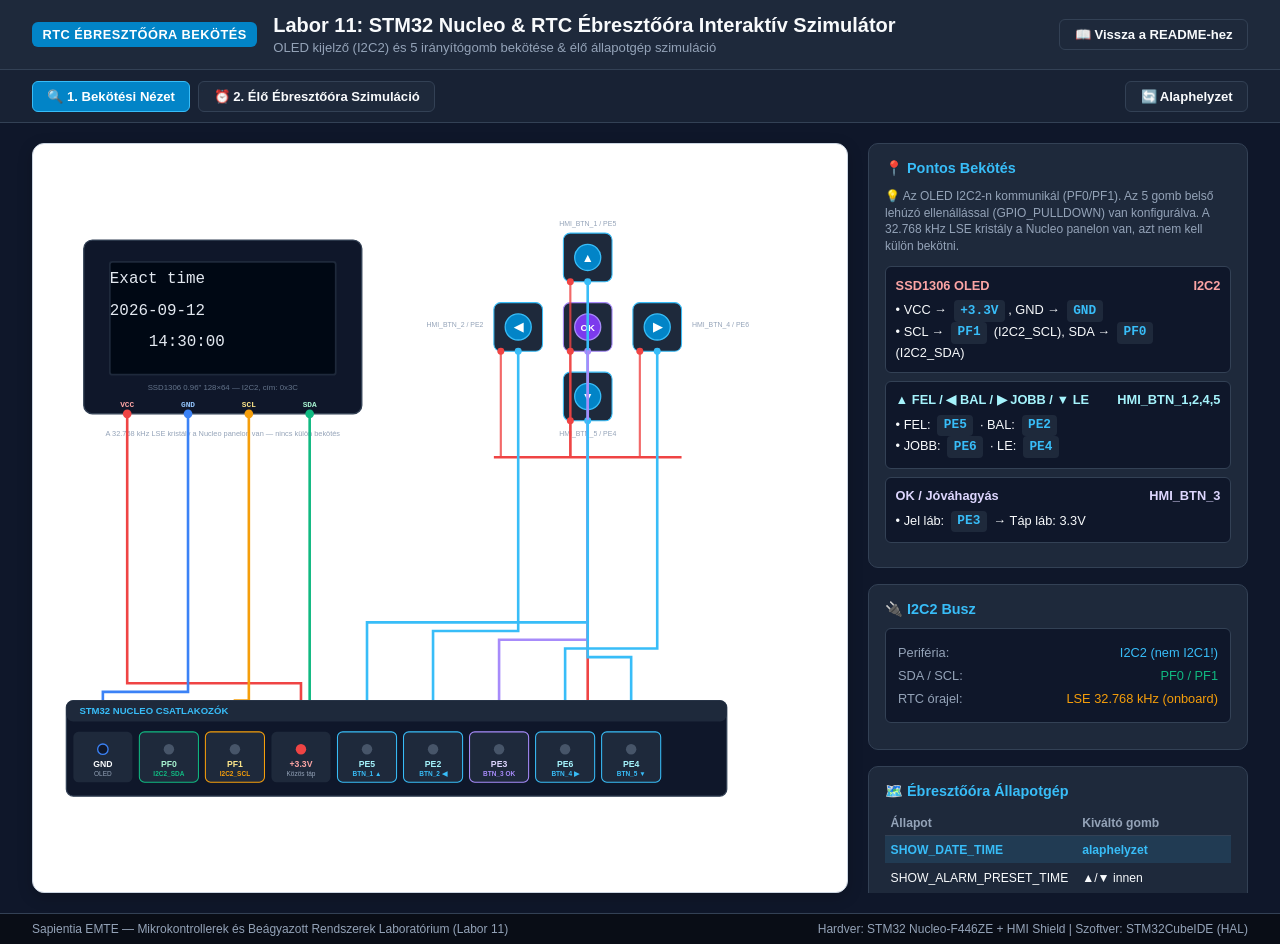
<file: labor_11/breadboard.html>
<!DOCTYPE html>
<html lang="hu">
<head>
  <meta charset="UTF-8">
  <meta name="viewport" content="width=device-width, initial-scale=1.0">
  <title>Labor 11: STM32 Nucleo &amp; RTC Ébresztőóra Interaktív Bekötés és Szimulátor</title>
  <style>
    :root {
      --bg-dark: #0f172a;
      --panel-bg: #1e293b;
      --card-border: #334155;
      --accent-cyan: #38bdf8;
      --accent-blue: #3b82f6;
      --accent-emerald: #10b981;
      --accent-amber: #f59e0b;
      --accent-rose: #ef4444;
      --text-main: #f8fafc;
      --text-muted: #94a3b8;
    }

    * {
      box-sizing: border-box;
      margin: 0;
      padding: 0;
    }

    body {
      font-family: -apple-system, BlinkMacSystemFont, "Segoe UI", Roboto, Helvetica, Arial, sans-serif;
      background-color: var(--bg-dark);
      color: var(--text-main);
      min-height: 100vh;
      display: flex;
      flex-direction: column;
    }

    header {
      background: #1e293b;
      border-bottom: 1px solid var(--card-border);
      padding: 0.9rem 2rem;
      display: flex;
      justify-content: space-between;
      align-items: center;
      box-shadow: 0 4px 15px rgba(0,0,0,0.3);
    }

    .header-title {
      display: flex;
      align-items: center;
      gap: 1rem;
    }

    .header-badge {
      background: #0284c7;
      color: white;
      font-weight: 800;
      font-size: 0.8rem;
      padding: 0.3rem 0.65rem;
      border-radius: 6px;
      letter-spacing: 0.5px;
    }

    h1 {
      font-size: 1.25rem;
      font-weight: 700;
    }

    .subtitle {
      color: var(--text-muted);
      font-size: 0.82rem;
      margin-top: 0.15rem;
    }

    .controls-bar {
      background: #182234;
      padding: 0.65rem 2rem;
      border-bottom: 1px solid var(--card-border);
      display: flex;
      flex-wrap: wrap;
      gap: 0.75rem;
      align-items: center;
      justify-content: space-between;
    }

    .btn-group {
      display: flex;
      gap: 0.5rem;
      align-items: center;
      flex-wrap: wrap;
    }

    .btn {
      background: var(--panel-bg);
      border: 1px solid var(--card-border);
      color: var(--text-main);
      padding: 0.45rem 0.9rem;
      font-size: 0.82rem;
      font-weight: 600;
      border-radius: 6px;
      cursor: pointer;
      display: inline-flex;
      align-items: center;
      gap: 0.4rem;
      transition: all 0.15s ease;
      text-decoration: none;
    }

    .btn:hover {
      background: #334155;
      border-color: var(--accent-cyan);
    }

    .btn.active {
      background: #0284c7;
      border-color: #38bdf8;
      color: white;
    }

    .btn-action {
      background: #059669;
      border: none;
      color: white;
      padding: 0.45rem 1.1rem;
      border-radius: 6px;
      font-weight: 700;
      cursor: pointer;
      transition: all 0.15s ease;
    }

    .btn-action:hover {
      background: #10b981;
    }

    .btn-action:active {
      transform: scale(0.97);
    }

    .btn-alarm {
      background: #9f1239;
      border: 1px solid #ef4444;
      color: white;
      padding: 0.45rem 1rem;
      border-radius: 6px;
      font-weight: 700;
      cursor: pointer;
      transition: all 0.15s ease;
    }

    .btn-alarm:hover { background: #be123c; }

    .app-container {
      display: grid;
      grid-template-columns: 1fr 380px;
      flex: 1;
      gap: 1.25rem;
      padding: 1.25rem 2rem;
      overflow: hidden;
    }

    .workspace {
      background: #ffffff;
      border: 1px solid #cbd5e1;
      border-radius: 12px;
      padding: 1rem;
      display: flex;
      flex-direction: column;
      align-items: center;
      justify-content: center;
      position: relative;
      overflow: auto;
      box-shadow: 0 4px 15px rgba(0,0,0,0.2);
    }

    .board-svg-wrap {
      width: 100%;
      max-width: 880px;
    }

    .sidebar {
      display: flex;
      flex-direction: column;
      gap: 1rem;
      overflow-y: auto;
      max-height: calc(100vh - 150px);
    }

    .info-card {
      background: var(--panel-bg);
      border: 1px solid var(--card-border);
      border-radius: 10px;
      padding: 1rem;
    }

    .info-card h3 {
      font-size: 0.9rem;
      font-weight: 700;
      color: var(--accent-cyan);
      margin-bottom: 0.65rem;
      display: flex;
      align-items: center;
      gap: 0.4rem;
    }

    .pos-item {
      background: #0f172a;
      border: 1px solid #334155;
      border-radius: 6px;
      padding: 0.6rem;
      margin-bottom: 0.5rem;
      font-size: 0.8rem;
      line-height: 1.45;
    }

    .pos-header {
      display: flex;
      justify-content: space-between;
      align-items: center;
      font-weight: 800;
      margin-bottom: 0.3rem;
    }

    .pos-header.red { color: #fca5a5; }
    .pos-header.amber { color: #fde68a; }
    .pos-header.cyan { color: #a5f3fc; }
    .pos-header.emerald { color: #a7f3d0; }
    .pos-header.violet { color: #ddd6fe; }

    .pos-coord {
      display: inline-block;
      background: #1e293b;
      padding: 0.1rem 0.4rem;
      border-radius: 4px;
      font-family: monospace;
      font-weight: 700;
      color: #38bdf8;
      margin: 0 0.2rem;
    }

    .polarity-box {
      background: #0f172a;
      border: 1px solid #334155;
      border-radius: 6px;
      padding: 0.75rem;
      margin-bottom: 0.6rem;
    }

    .polarity-row {
      display: flex;
      align-items: center;
      justify-content: space-between;
      padding: 0.25rem 0;
      font-size: 0.8rem;
    }

    .state-table {
      width: 100%;
      border-collapse: collapse;
      font-size: 0.76rem;
    }

    .state-table th {
      text-align: left;
      padding: 0.35rem;
      color: var(--text-muted);
      border-bottom: 1px solid #334155;
    }

    .state-table td {
      padding: 0.4rem 0.35rem;
      border-bottom: 1px solid #1e293b;
    }

    .state-table tr.current-row td {
      background: rgba(56, 189, 248, 0.12);
      color: var(--accent-cyan);
      font-weight: 700;
    }

    .code-monitor {
      background: #090d16;
      border: 1px solid #1e293b;
      border-radius: 6px;
      padding: 0.75rem;
      font-family: monospace;
      font-size: 0.75rem;
      color: #38bdf8;
      line-height: 1.4;
      max-height: 170px;
      overflow-y: auto;
    }

    .hover-tooltip {
      position: absolute;
      background: #0f172a;
      border: 1px solid var(--accent-cyan);
      color: white;
      padding: 0.4rem 0.7rem;
      border-radius: 6px;
      font-size: 0.78rem;
      pointer-events: none;
      display: none;
      box-shadow: 0 4px 12px rgba(0,0,0,0.5);
      z-index: 100;
      max-width: 260px;
    }

    footer {
      background: #090d16;
      border-top: 1px solid var(--card-border);
      padding: 0.5rem 2rem;
      font-size: 0.75rem;
      color: var(--text-muted);
      display: flex;
      justify-content: space-between;
    }

    @media (max-width: 1024px) {
      .app-container {
        grid-template-columns: 1fr;
      }
    }
  </style>
</head>
<body>

  <header>
    <div class="header-title">
      <span class="header-badge">RTC ÉBRESZTŐÓRA BEKÖTÉS</span>
      <div>
        <h1>Labor 11: STM32 Nucleo &amp; RTC Ébresztőóra Interaktív Szimulátor</h1>
        <div class="subtitle">OLED kijelző (I2C2) és 5 irányítógomb bekötése &amp; élő állapotgép szimuláció</div>
      </div>
    </div>
    <div class="btn-group">
      <a href="README.md" class="btn">📖 Vissza a README-hez</a>
    </div>
  </header>

  <div class="controls-bar">
    <div class="btn-group">
      <button class="btn active" id="btnModeWiring" onclick="setMode('wiring')">🔍 1. Bekötési Nézet</button>
      <button class="btn" id="btnModeDemo" onclick="setMode('demo')">⏰ 2. Élő Ébresztőóra Szimuláció</button>
    </div>

    <div class="btn-group" id="demoControls" style="display:none;">
      <button class="btn-action" onclick="pressButton('up')" style="background:#0284c7;">▲ FEL (PE5)</button>
      <button class="btn-action" onclick="pressButton('left')" style="background:#0284c7;">◀ BAL (PE2)</button>
      <button class="btn-action" onclick="pressButton('middle')" style="background:#7c3aed;">✅ OK (PE3)</button>
      <button class="btn-action" onclick="pressButton('right')" style="background:#0284c7;">JOBB ▶ (PE6)</button>
      <button class="btn-action" onclick="pressButton('down')" style="background:#0284c7;">▼ LE (PE4)</button>
      <button class="btn-alarm" onclick="forceAlarm()" title="Ez NEM fizikai gomb — a belső RTC Alarm A periféria megszakítását szimulálja">🔔 RTC Alarm Megszakítás Szimulálása</button>
    </div>
    <button class="btn" id="btnReset" onclick="resetSimulation()">🔄 Alaphelyzet</button>
  </div>

  <div class="app-container">

    <div class="workspace" id="workspace">
      <div class="hover-tooltip" id="tooltip"></div>

      <div class="board-svg-wrap">
        <svg id="breadboardSvg" viewBox="0 0 900 700" width="100%" height="100%" xmlns="http://www.w3.org/2000/svg">

          <!-- ================= OLED MODULE ================= -->
          <g class="comp-oled" data-info="SSD1306 grafikus OLED modul, 128x64 képpont, I2C interfész (cím: 0x3C) — dátum, idő és ébresztés menük megjelenítésére">
            <rect x="40" y="30" width="320" height="200" rx="10" fill="#0f172a" stroke="#334155" stroke-width="1.5"/>
            <rect x="70" y="55" width="260" height="130" rx="3" fill="#000814" stroke="#1e293b" stroke-width="2" id="oledScreenBg"/>
            <g id="oledContent" transform="translate(70,55) scale(2.03125)"></g>
            <text x="200" y="203" font-size="9" fill="#64748b" text-anchor="middle">SSD1306 0.96" 128&#215;64 &mdash; I2C2, cím: 0x3C</text>
          </g>

          <!-- OLED header pins -->
          <g font-size="9" font-weight="800" text-anchor="middle" font-family="monospace">
            <circle cx="90" cy="230" r="5" fill="#ef4444" id="pinOledVCC"/>
            <text x="90" y="222" fill="#fca5a5">VCC</text>

            <circle cx="160" cy="230" r="5" fill="#3b82f6" id="pinOledGND"/>
            <text x="160" y="222" fill="#93c5fd">GND</text>

            <circle cx="230" cy="230" r="5" fill="#f59e0b" id="pinOledSCL"/>
            <text x="230" y="222" fill="#fde68a">SCL</text>

            <circle cx="300" cy="230" r="5" fill="#10b981" id="pinOledSDA"/>
            <text x="300" y="222" fill="#a7f3d0">SDA</text>
          </g>

          <!-- RTC crystal note (onboard, not wired externally) -->
          <text x="200" y="255" font-size="8.5" fill="#94a3b8" text-anchor="middle">A 32.768 kHz LSE kristály a Nucleo panelon van — nincs külön bekötés</text>

          <!-- ================= 5-BUTTON NAVIGATION D-PAD ================= -->
          <!-- UP: HMI_BTN_1 / PE5 -->
          <g class="comp-button" style="cursor:pointer;" onclick="pressButton('up')" data-info="Nyomógomb (▲ FEL): HMI_BTN_1 — STM32 PE5, belső GPIO_PULLDOWN, lenyomva 3.3V">
            <rect x="592" y="22" width="56" height="56" rx="8" fill="#1e293b" stroke="#38bdf8" stroke-width="1.2"/>
            <circle cx="620" cy="50" r="15" fill="#0284c7" stroke="#38bdf8" stroke-width="1.5" id="btnPlungerUp"/>
            <text x="620" y="55" font-size="14" font-weight="900" fill="white" text-anchor="middle">▲</text>
            <circle cx="600" cy="78" r="4" fill="#ef4444"/>
            <circle cx="620" cy="78" r="4" fill="#38bdf8" id="pinBtnUpSig"/>
          </g>
          <text x="620" y="14" font-size="8" fill="#94a3b8" text-anchor="middle">HMI_BTN_1 / PE5</text>

          <!-- LEFT: HMI_BTN_2 / PE2 -->
          <g class="comp-button" style="cursor:pointer;" onclick="pressButton('left')" data-info="Nyomógomb (◀ BAL): HMI_BTN_2 — STM32 PE2, belső GPIO_PULLDOWN, lenyomva 3.3V">
            <rect x="512" y="102" width="56" height="56" rx="8" fill="#1e293b" stroke="#38bdf8" stroke-width="1.2"/>
            <circle cx="540" cy="130" r="15" fill="#0284c7" stroke="#38bdf8" stroke-width="1.5" id="btnPlungerLeft"/>
            <text x="540" y="135" font-size="14" font-weight="900" fill="white" text-anchor="middle">◀</text>
            <circle cx="520" cy="158" r="4" fill="#ef4444"/>
            <circle cx="540" cy="158" r="4" fill="#38bdf8" id="pinBtnLeftSig"/>
          </g>
          <text x="500" y="130" font-size="8" fill="#94a3b8" text-anchor="end">HMI_BTN_2 / PE2</text>

          <!-- MIDDLE: HMI_BTN_3 / PE3 -->
          <g class="comp-button" style="cursor:pointer;" onclick="pressButton('middle')" data-info="Nyomógomb (OK / jóváhagyás): HMI_BTN_3 — STM32 PE3, belső GPIO_PULLDOWN, lenyomva 3.3V">
            <rect x="592" y="102" width="56" height="56" rx="8" fill="#1e293b" stroke="#a78bfa" stroke-width="1.2"/>
            <circle cx="620" cy="130" r="15" fill="#7c3aed" stroke="#a78bfa" stroke-width="1.5" id="btnPlungerMiddle"/>
            <text x="620" y="135" font-size="11" font-weight="900" fill="white" text-anchor="middle">OK</text>
            <circle cx="600" cy="158" r="4" fill="#ef4444"/>
            <circle cx="620" cy="158" r="4" fill="#a78bfa" id="pinBtnMiddleSig"/>
          </g>

          <!-- RIGHT: HMI_BTN_4 / PE6 -->
          <g class="comp-button" style="cursor:pointer;" onclick="pressButton('right')" data-info="Nyomógomb (JOBB ▶): HMI_BTN_4 — STM32 PE6, belső GPIO_PULLDOWN, lenyomva 3.3V">
            <rect x="672" y="102" width="56" height="56" rx="8" fill="#1e293b" stroke="#38bdf8" stroke-width="1.2"/>
            <circle cx="700" cy="130" r="15" fill="#0284c7" stroke="#38bdf8" stroke-width="1.5" id="btnPlungerRight"/>
            <text x="700" y="135" font-size="14" font-weight="900" fill="white" text-anchor="middle">▶</text>
            <circle cx="680" cy="158" r="4" fill="#ef4444"/>
            <circle cx="700" cy="158" r="4" fill="#38bdf8" id="pinBtnRightSig"/>
          </g>
          <text x="740" y="130" font-size="8" fill="#94a3b8" text-anchor="start">HMI_BTN_4 / PE6</text>

          <!-- DOWN: HMI_BTN_5 / PE4 -->
          <g class="comp-button" style="cursor:pointer;" onclick="pressButton('down')" data-info="Nyomógomb (▼ LE): HMI_BTN_5 — STM32 PE4, belső GPIO_PULLDOWN, lenyomva 3.3V">
            <rect x="592" y="182" width="56" height="56" rx="8" fill="#1e293b" stroke="#38bdf8" stroke-width="1.2"/>
            <circle cx="620" cy="210" r="15" fill="#0284c7" stroke="#38bdf8" stroke-width="1.5" id="btnPlungerDown"/>
            <text x="620" y="215" font-size="14" font-weight="900" fill="white" text-anchor="middle">▼</text>
            <circle cx="600" cy="238" r="4" fill="#ef4444"/>
            <circle cx="620" cy="238" r="4" fill="#38bdf8" id="pinBtnDownSig"/>
          </g>
          <text x="620" y="256" font-size="8" fill="#94a3b8" text-anchor="middle">HMI_BTN_5 / PE4</text>

          <!-- Shared 3.3V bus for the 5 buttons -->
          <line x1="512" y1="280" x2="728" y2="280" stroke="#ef4444" stroke-width="3"/>
          <path d="M 600,78 L 600,280" fill="none" stroke="#ef4444" stroke-width="2.5" opacity="0.8"/>
          <path d="M 520,158 L 520,280" fill="none" stroke="#ef4444" stroke-width="2.5" opacity="0.8"/>
          <path d="M 600,158 L 600,280" fill="none" stroke="#ef4444" stroke-width="2.5" opacity="0.8"/>
          <path d="M 680,158 L 680,280" fill="none" stroke="#ef4444" stroke-width="2.5" opacity="0.8"/>
          <path d="M 600,238 L 600,280" fill="none" stroke="#ef4444" stroke-width="2.5" opacity="0.8"/>
          <path d="M 620,280 L 620,600 L 290,600 L 290,616" fill="none" stroke="#ef4444" stroke-width="3" stroke-linecap="round"/>

          <!-- Button signal wires -->
          <path d="M 620,78 L 620,470 L 366,470 L 366,616" fill="none" stroke="#38bdf8" stroke-width="3" stroke-linecap="round"/>
          <path d="M 540,158 L 540,480 L 442,480 L 442,616" fill="none" stroke="#38bdf8" stroke-width="3" stroke-linecap="round"/>
          <path d="M 620,158 L 620,490 L 518,490 L 518,616" fill="none" stroke="#a78bfa" stroke-width="3" stroke-linecap="round"/>
          <path d="M 700,158 L 700,500 L 594,500 L 594,616" fill="none" stroke="#38bdf8" stroke-width="3" stroke-linecap="round"/>
          <path d="M 620,238 L 620,510 L 670,510 L 670,616" fill="none" stroke="#38bdf8" stroke-width="3" stroke-linecap="round"/>

          <!-- OLED wires -->
          <path d="M 90,230 L 90,540 L 290,540 L 290,616" fill="none" stroke="#ef4444" stroke-width="3" stroke-linecap="round"/>
          <path d="M 160,230 L 160,550 L 62,550 L 62,616" fill="none" stroke="#3b82f6" stroke-width="3" stroke-linecap="round"/>
          <path d="M 230,230 L 230,560 L 214,560 L 214,616" fill="none" stroke="#f59e0b" stroke-width="3" stroke-linecap="round"/>
          <path d="M 300,230 L 300,570 L 138,570 L 138,616" fill="none" stroke="#10b981" stroke-width="3" stroke-linecap="round"/>

          <!-- ================= STM32 DOCK (BOTTOM) ================= -->
          <g transform="translate(20, 560)">
            <rect x="0" y="0" width="760" height="110" rx="8" fill="#0f172a" stroke="#334155" stroke-width="1.5"/>
            <rect x="0" y="0" width="760" height="24" rx="8" fill="#1e293b"/>
            <text x="15" y="16" font-size="11" font-weight="800" fill="#38bdf8">STM32 NUCLEO CSATLAKOZÓK</text>

            <g transform="translate(8, 36)">
              <rect x="0" y="0" width="68" height="58" rx="6" fill="#1e293b"/>
              <circle cx="34" cy="20" r="6" fill="#0f172a" stroke="#3b82f6" stroke-width="1.5"/>
              <text x="34" y="40" font-size="10" font-weight="900" fill="#f8fafc" text-anchor="middle">GND</text>
              <text x="34" y="51" font-size="7.5" fill="#94a3b8" text-anchor="middle">OLED</text>
            </g>

            <g transform="translate(84, 36)">
              <rect x="0" y="0" width="68" height="58" rx="6" fill="#1e293b" stroke="#10b981" stroke-width="1.2"/>
              <circle cx="34" cy="20" r="6" id="pinIndicatorPF0" fill="#475569"/>
              <text x="34" y="40" font-size="10" font-weight="900" fill="#a7f3d0" text-anchor="middle">PF0</text>
              <text x="34" y="51" font-size="7.5" font-weight="700" fill="#10b981" text-anchor="middle">I2C2_SDA</text>
            </g>

            <g transform="translate(160, 36)">
              <rect x="0" y="0" width="68" height="58" rx="6" fill="#1e293b" stroke="#f59e0b" stroke-width="1.2"/>
              <circle cx="34" cy="20" r="6" id="pinIndicatorPF1" fill="#475569"/>
              <text x="34" y="40" font-size="10" font-weight="900" fill="#fde68a" text-anchor="middle">PF1</text>
              <text x="34" y="51" font-size="7.5" font-weight="700" fill="#f59e0b" text-anchor="middle">I2C2_SCL</text>
            </g>

            <g transform="translate(236, 36)">
              <rect x="0" y="0" width="68" height="58" rx="6" fill="#1e293b"/>
              <circle cx="34" cy="20" r="6" fill="#ef4444"/>
              <text x="34" y="40" font-size="10" font-weight="900" fill="#fca5a5" text-anchor="middle">+3.3V</text>
              <text x="34" y="51" font-size="7.5" fill="#94a3b8" text-anchor="middle">Közös táp</text>
            </g>

            <g transform="translate(312, 36)">
              <rect x="0" y="0" width="68" height="58" rx="6" fill="#1e293b" stroke="#38bdf8" stroke-width="1.2"/>
              <circle cx="34" cy="20" r="6" id="pinIndicatorPE5" fill="#475569"/>
              <text x="34" y="40" font-size="10" font-weight="900" fill="#a5f3fc" text-anchor="middle">PE5</text>
              <text x="34" y="51" font-size="7.5" font-weight="700" fill="#38bdf8" text-anchor="middle">BTN_1 ▲</text>
            </g>

            <g transform="translate(388, 36)">
              <rect x="0" y="0" width="68" height="58" rx="6" fill="#1e293b" stroke="#38bdf8" stroke-width="1.2"/>
              <circle cx="34" cy="20" r="6" id="pinIndicatorPE2" fill="#475569"/>
              <text x="34" y="40" font-size="10" font-weight="900" fill="#a5f3fc" text-anchor="middle">PE2</text>
              <text x="34" y="51" font-size="7.5" font-weight="700" fill="#38bdf8" text-anchor="middle">BTN_2 ◀</text>
            </g>

            <g transform="translate(464, 36)">
              <rect x="0" y="0" width="68" height="58" rx="6" fill="#1e293b" stroke="#a78bfa" stroke-width="1.2"/>
              <circle cx="34" cy="20" r="6" id="pinIndicatorPE3" fill="#475569"/>
              <text x="34" y="40" font-size="10" font-weight="900" fill="#ddd6fe" text-anchor="middle">PE3</text>
              <text x="34" y="51" font-size="7.5" font-weight="700" fill="#a78bfa" text-anchor="middle">BTN_3 OK</text>
            </g>

            <g transform="translate(540, 36)">
              <rect x="0" y="0" width="68" height="58" rx="6" fill="#1e293b" stroke="#38bdf8" stroke-width="1.2"/>
              <circle cx="34" cy="20" r="6" id="pinIndicatorPE6" fill="#475569"/>
              <text x="34" y="40" font-size="10" font-weight="900" fill="#a5f3fc" text-anchor="middle">PE6</text>
              <text x="34" y="51" font-size="7.5" font-weight="700" fill="#38bdf8" text-anchor="middle">BTN_4 ▶</text>
            </g>

            <g transform="translate(616, 36)">
              <rect x="0" y="0" width="68" height="58" rx="6" fill="#1e293b" stroke="#38bdf8" stroke-width="1.2"/>
              <circle cx="34" cy="20" r="6" id="pinIndicatorPE4" fill="#475569"/>
              <text x="34" y="40" font-size="10" font-weight="900" fill="#a5f3fc" text-anchor="middle">PE4</text>
              <text x="34" y="51" font-size="7.5" font-weight="700" fill="#38bdf8" text-anchor="middle">BTN_5 ▼</text>
            </g>
          </g>

        </svg>
      </div>
    </div>

    <!-- SIDEBAR WITH CLEAR HTML CARDS -->
    <div class="sidebar">

      <!-- CARD 1: EXACT WIRING -->
      <div class="info-card">
        <h3>📍 Pontos Bekötés</h3>
        <div style="font-size: 0.75rem; color: var(--text-muted); margin-bottom: 0.7rem; line-height: 1.4;">
          💡 Az OLED I2C2-n kommunikál (PF0/PF1). Az 5 gomb belső lehúzó ellenállással (GPIO_PULLDOWN) van konfigurálva. A 32.768 kHz LSE kristály a Nucleo panelon van, azt nem kell külön bekötni.
        </div>

        <div class="pos-item">
          <div class="pos-header red">
            <span>SSD1306 OLED</span>
            <span>I2C2</span>
          </div>
          <div>• VCC → <span class="pos-coord">+3.3V</span>, GND → <span class="pos-coord">GND</span></div>
          <div>• SCL → <span class="pos-coord">PF1</span> (I2C2_SCL), SDA → <span class="pos-coord">PF0</span> (I2C2_SDA)</div>
        </div>

        <div class="pos-item">
          <div class="pos-header cyan">
            <span>▲ FEL / ◀ BAL / ▶ JOBB / ▼ LE</span>
            <span>HMI_BTN_1,2,4,5</span>
          </div>
          <div>• FEL: <span class="pos-coord">PE5</span> · BAL: <span class="pos-coord">PE2</span></div>
          <div>• JOBB: <span class="pos-coord">PE6</span> · LE: <span class="pos-coord">PE4</span></div>
        </div>

        <div class="pos-item">
          <div class="pos-header violet">
            <span>OK / Jóváhagyás</span>
            <span>HMI_BTN_3</span>
          </div>
          <div>• Jel láb: <span class="pos-coord">PE3</span> &rarr; Táp láb: 3.3V</div>
        </div>
      </div>

      <!-- CARD 2: I2C INFO -->
      <div class="info-card">
        <h3>🔌 I2C2 Busz</h3>
        <div class="polarity-box">
          <div class="polarity-row">
            <span style="color: var(--text-muted);">Periféria:</span>
            <span style="color: var(--accent-cyan);">I2C2 (nem I2C1!)</span>
          </div>
          <div class="polarity-row">
            <span style="color: var(--text-muted);">SDA / SCL:</span>
            <span style="color: var(--accent-emerald);">PF0 / PF1</span>
          </div>
          <div class="polarity-row">
            <span style="color: var(--text-muted);">RTC órajel:</span>
            <span style="color: var(--accent-amber);">LSE 32.768 kHz (onboard)</span>
          </div>
        </div>
      </div>

      <!-- CARD 3: STATE TABLE -->
      <div class="info-card">
        <h3>🗺️ Ébresztőóra Állapotgép</h3>
        <table class="state-table" id="stateTable">
          <thead>
            <tr><th>Állapot</th><th>Kiváltó gomb</th></tr>
          </thead>
          <tbody>
            <tr data-state="SHOW_DATE_TIME"><td>SHOW_DATE_TIME</td><td>alaphelyzet</td></tr>
            <tr data-state="SHOW_ALARM_PRESET_TIME"><td>SHOW_ALARM_PRESET_TIME</td><td>▲/▼ innen</td></tr>
            <tr data-state="SET_DATE_TIME"><td>SET_DATE_TIME</td><td>OK (dátum/idő nézetből)</td></tr>
            <tr data-state="SET_ALARM"><td>SET_ALARM</td><td>OK (ébresztés nézetből)</td></tr>
            <tr data-state="ALARM_IN_PROGRESS"><td>ALARM_IN_PROGRESS</td><td>RTC Alarm A megszakítás</td></tr>
          </tbody>
        </table>
      </div>

      <!-- CARD 4: CODE MONITOR -->
      <div class="info-card">
        <h3>💻 Élő Kódkövető</h3>
        <div class="code-monitor" id="codeMonitor">
          <span style="color:#64748b;">// Válassz szimulációs módot a fenti gombokkal!</span><br>
          <span id="codeTraceText">MX_RTC_Init(); OLED_Init();</span>
        </div>
      </div>

    </div>

  </div>

  <footer>
    <div>Sapientia EMTE — Mikrokontrollerek és Beágyazott Rendszerek Laboratórium (Labor 11)</div>
    <div>Hardver: STM32 Nucleo-F446ZE + HMI Shield | Szoftver: STM32CubeIDE (HAL)</div>
  </footer>

  <script>
    let currentMode = 'wiring';
    let mainState = 'NORMAL_OPERATION';
    let subState = 'SHOW_DATE_TIME';
    let clock = { year: 26, month: 9, day: 12, hour: 14, minute: 30, second: 0 };
    let alarm = { hour: 14, minute: 31, second: 0, on: true };
    let editClock = null, editAlarm = null;
    let selIdxDateTime = 0;
    let selIdxAlarm = 0;
    let blinkOn = true;
    let tickInterval = null;

    const DATETIME_FIELDS = ['YEAR', 'MONTH', 'DAY', 'HOUR', 'MINUTE', 'SECOND'];
    const ALARM_FIELDS = ['ALARM_STATE', 'HOUR', 'MINUTE', 'SECOND'];

    // Exact cursor positions from alarm_clock.c's time_objects[] tables (OLED pixel space)
    const DATETIME_POS = { YEAR: [22, 33], MONTH: [55, 33], DAY: [88, 33], HOUR: [22, 51], MINUTE: [55, 51], SECOND: [88, 51] };
    const ALARM_POS = { ALARM_STATE: [0, 33], HOUR: [22, 51], MINUTE: [55, 51], SECOND: [88, 51] };

    function pad2(n) { return n.toString().padStart(2, '0'); }
    function isLeap(y) { return y % 4 === 0; }
    function maxDay(y, m) {
      const days = [31, 28, 31, 30, 31, 30, 31, 31, 30, 31, 30, 31];
      let d = days[m - 1];
      if (isLeap(y) && m === 2) d += 1;
      return d;
    }

    function clone(o) { return JSON.parse(JSON.stringify(o)); }

    function renderScreen() {
      const bg = document.getElementById('oledScreenBg');
      const content = document.getElementById('oledContent');
      let s = '';

      if (mainState === 'ALARM_IN_PROGRESS') {
        const bgFill = blinkOn ? '#e2e8f0' : '#000814';
        const fgFill = blinkOn ? '#000814' : '#e2e8f0';
        bg.setAttribute('fill', bgFill);
        s += `<text x="2" y="34" font-size="16" font-weight="900" fill="${fgFill}" font-family="monospace">ALARM!!!</text>`;
        content.innerHTML = s;
        return;
      }

      bg.setAttribute('fill', '#000814');
      const c = '#e2e8f0';

      if (subState === 'SHOW_DATE_TIME') {
        s += `<text x="0" y="12" font-size="9" fill="${c}" font-family="monospace">Exact time</text>`;
        s += `<text x="0" y="30" font-size="9" fill="${c}" font-family="monospace">20${pad2(clock.year)}-${pad2(clock.month)}-${pad2(clock.day)}</text>`;
        s += `<text x="22" y="48" font-size="9" fill="${c}" font-family="monospace">${pad2(clock.hour)}:${pad2(clock.minute)}:${pad2(clock.second)}</text>`;
      } else if (subState === 'SHOW_ALARM_PRESET_TIME') {
        s += `<text x="0" y="12" font-size="9" fill="${c}" font-family="monospace">Wake up</text>`;
        s += `<text x="0" y="30" font-size="9" fill="${c}" font-family="monospace">${alarm.on ? 'ON' : 'OFF'}</text>`;
        s += `<text x="22" y="48" font-size="9" fill="${c}" font-family="monospace">${pad2(alarm.hour)}:${pad2(alarm.minute)}:${pad2(alarm.second)}</text>`;
      } else if (subState === 'SET_DATE_TIME') {
        const ec = editClock || clock;
        s += `<text x="0" y="12" font-size="9" fill="${c}" font-family="monospace">Set time</text>`;
        s += `<text x="0" y="30" font-size="9" fill="${c}" font-family="monospace">20${pad2(ec.year)}-${pad2(ec.month)}-${pad2(ec.day)}</text>`;
        s += `<text x="22" y="48" font-size="9" fill="${c}" font-family="monospace">${pad2(ec.hour)}:${pad2(ec.minute)}:${pad2(ec.second)}</text>`;
        if (blinkOn) {
          const field = DATETIME_FIELDS[selIdxDateTime];
          const [x1, y1] = DATETIME_POS[field];
          s += `<rect x="${x1}" y="${y1}" width="22" height="2" fill="${c}"/>`;
        }
      } else if (subState === 'SET_ALARM') {
        const ea = editAlarm || alarm;
        s += `<text x="0" y="12" font-size="9" fill="${c}" font-family="monospace">Set alarm</text>`;
        s += `<text x="0" y="30" font-size="9" fill="${c}" font-family="monospace">${ea.on ? 'on' : 'off'}</text>`;
        s += `<text x="22" y="48" font-size="9" fill="${c}" font-family="monospace">${pad2(ea.hour)}:${pad2(ea.minute)}:${pad2(ea.second)}</text>`;
        if (blinkOn) {
          const field = ALARM_FIELDS[selIdxAlarm];
          const [x1, y1] = ALARM_POS[field];
          s += `<rect x="${x1}" y="${y1}" width="22" height="2" fill="${c}"/>`;
        }
      }
      content.innerHTML = s;
    }

    function updateStateTable() {
      const activeState = mainState === 'ALARM_IN_PROGRESS' ? 'ALARM_IN_PROGRESS' : subState;
      document.querySelectorAll('#stateTable tbody tr').forEach(tr => {
        tr.classList.toggle('current-row', tr.getAttribute('data-state') === activeState);
      });
    }

    function updateCodeMonitor(extra) {
      const el = document.getElementById('codeTraceText');
      const activeState = mainState === 'ALARM_IN_PROGRESS' ? 'ALARM_IN_PROGRESS' : subState;
      const CALLS = {
        SHOW_DATE_TIME: 'ShowDateTime(&date, &time); // HAL_RTC_GetTime/GetDate(&hrtc, ..., RTC_FORMAT_BIN)',
        SHOW_ALARM_PRESET_TIME: 'ShowAlarmPresetTime(&alarm, alarmState); // HAL_RTC_GetAlarm(&hrtc, &alarm, RTC_ALARM_A, ...)',
        SET_DATE_TIME: 'SetDateTime(&date, &time, &button_states); // UpdateSelection(...)',
        SET_ALARM: 'SetAlarm(&alarm, &alarmState, &date, &time, &button_states); // HAL_RTC_SetAlarm_IT(&hrtc, ...)',
        ALARM_IN_PROGRESS: 'Alarm(&time); // HAL_RTC_AlarmAEventCallback() -> State.MainState = ALARM_IN_PROGRESS;'
      };
      let txt = `<span style="color:#64748b;">// AlarmClock_MainFunction() — SubState: ${activeState}</span><br>${CALLS[activeState]}`;
      if (extra) txt = `<span style="color:#f472b6;">// ${extra}</span><br>` + txt;
      el.innerHTML = txt;
    }

    function tick() {
      if (currentMode !== 'demo') return;
      blinkOn = !blinkOn;
      if (blinkOn) {
        clock.second++;
        if (clock.second > 59) { clock.second = 0; clock.minute++; }
        if (clock.minute > 59) { clock.minute = 0; clock.hour++; }
        if (clock.hour > 23) { clock.hour = 0; }

        if (mainState === 'NORMAL_OPERATION' && alarm.on &&
            clock.hour === alarm.hour && clock.minute === alarm.minute && clock.second === alarm.second) {
          mainState = 'ALARM_IN_PROGRESS';
          updateCodeMonitor('T7: RTC Alarm A egyezés — HAL_RTC_AlarmAEventCallback() lefut');
        }
      }
      renderScreen();
      updateStateTable();
    }

    function forceAlarm() {
      if (currentMode !== 'demo') setMode('demo');
      mainState = 'ALARM_IN_PROGRESS';
      updateCodeMonitor('RTC Alarm A megszakítás (szimulált) — HAL_RTC_AlarmAEventCallback() lefut');
      renderScreen();
      updateStateTable();
    }

    function setMode(mode) {
      currentMode = mode;
      clearInterval(tickInterval);
      tickInterval = null;

      document.getElementById('btnModeWiring').classList.toggle('active', mode === 'wiring');
      document.getElementById('btnModeDemo').classList.toggle('active', mode === 'demo');
      document.getElementById('demoControls').style.display = mode === 'demo' ? 'flex' : 'none';

      if (mode === 'wiring') {
        mainState = 'NORMAL_OPERATION';
        subState = 'SHOW_DATE_TIME';
        renderScreen();
        updateStateTable();
        document.getElementById('codeTraceText').innerHTML =
          `<span style="color:#64748b;">// Hardver ellenőrzés</span><br>MX_I2C2_Init(); MX_RTC_Init(); OLED_Init();`;
      } else {
        renderScreen();
        updateStateTable();
        updateCodeMonitor();
        tickInterval = setInterval(tick, 500);
      }
    }

    function flashPin(sigId, indId) {
      const sig = document.getElementById(sigId);
      if (sig) {
        const orig = sig.getAttribute('fill');
        sig.setAttribute('fill', '#ffffff');
        setTimeout(() => sig.setAttribute('fill', orig), 220);
      }
      const ind = document.getElementById(indId);
      if (ind) {
        ind.setAttribute('fill', '#ffffff');
        setTimeout(() => ind.setAttribute('fill', '#475569'), 220);
      }
    }

    function pressButton(which) {
      if (currentMode !== 'demo') setMode('demo');

      const PLUNGERS = { up: 'btnPlungerUp', down: 'btnPlungerDown', left: 'btnPlungerLeft', right: 'btnPlungerRight', middle: 'btnPlungerMiddle' };
      const SIGPINS = { up: 'pinBtnUpSig', down: 'pinBtnDownSig', left: 'pinBtnLeftSig', right: 'pinBtnRightSig', middle: 'pinBtnMiddleSig' };
      const INDPINS = { up: 'pinIndicatorPE5', down: 'pinIndicatorPE4', left: 'pinIndicatorPE2', right: 'pinIndicatorPE6', middle: 'pinIndicatorPE3' };

      const plunger = document.getElementById(PLUNGERS[which]);
      if (plunger) {
        const orig = plunger.getAttribute('fill');
        plunger.setAttribute('fill', '#38bdf8');
        setTimeout(() => plunger.setAttribute('fill', orig), 150);
      }
      flashPin(SIGPINS[which], INDPINS[which]);

      // ---- state machine (mirrors alarm_clock.c) ----
      if (mainState === 'ALARM_IN_PROGRESS') {
        if (which === 'middle') {
          mainState = 'NORMAL_OPERATION';
          updateCodeMonitor('T8: OK gomb — HAL_RTC_DeactivateAlarm(&hrtc, RTC_ALARM_A);');
        }
        renderScreen();
        updateStateTable();
        return;
      }

      if (which === 'middle') {
        if (subState === 'SHOW_DATE_TIME') {
          subState = 'SET_DATE_TIME';
          editClock = clone(clock);
          selIdxDateTime = 0;
          updateCodeMonitor('T1: OK gomb — dátum/idő nézetből beállító nézetbe');
        } else if (subState === 'SHOW_ALARM_PRESET_TIME') {
          subState = 'SET_ALARM';
          editAlarm = clone(alarm);
          selIdxAlarm = 0;
          updateCodeMonitor('T4: OK gomb — ébresztés nézetből beállító nézetbe');
        } else if (subState === 'SET_DATE_TIME') {
          clock = clone(editClock);
          subState = 'SHOW_DATE_TIME';
          updateCodeMonitor('T2: OK gomb — HAL_RTC_SetDate/SetTime(&hrtc, ...); mentés');
        } else if (subState === 'SET_ALARM') {
          alarm = clone(editAlarm);
          subState = 'SHOW_ALARM_PRESET_TIME';
          updateCodeMonitor('T5: OK gomb — HAL_RTC_SetAlarm_IT(&hrtc, ...); mentés');
        }
      } else if (which === 'up' || which === 'down') {
        const dir = which === 'up' ? 1 : -1;
        if (subState === 'SHOW_DATE_TIME') {
          subState = 'SHOW_ALARM_PRESET_TIME';
          updateCodeMonitor('T3: ▲/▼ — dátum/idő nézetből ébresztés nézetbe');
        } else if (subState === 'SHOW_ALARM_PRESET_TIME') {
          subState = 'SHOW_DATE_TIME';
          updateCodeMonitor('T6: ▲/▼ — ébresztés nézetből dátum/idő nézetbe');
        } else if (subState === 'SET_DATE_TIME') {
          const field = DATETIME_FIELDS[selIdxDateTime];
          if (field === 'YEAR') editClock.year = (editClock.year + dir + 100) % 100;
          else if (field === 'MONTH') editClock.month = ((editClock.month - 1 + dir + 12) % 12) + 1;
          else if (field === 'DAY') {
            const upper = maxDay(editClock.year, editClock.month);
            editClock.day = ((editClock.day - 1 + dir + upper) % upper) + 1;
          } else if (field === 'HOUR') editClock.hour = (editClock.hour + dir + 24) % 24;
          else if (field === 'MINUTE') editClock.minute = (editClock.minute + dir + 60) % 60;
          else if (field === 'SECOND') editClock.second = (editClock.second + dir + 60) % 60;
          updateCodeMonitor('UpdateSelection(&date, &time, NULL, &button_states, ' + field + ')');
        } else if (subState === 'SET_ALARM') {
          const field = ALARM_FIELDS[selIdxAlarm];
          if (field === 'ALARM_STATE') editAlarm.on = !editAlarm.on;
          else if (field === 'HOUR') editAlarm.hour = (editAlarm.hour + dir + 24) % 24;
          else if (field === 'MINUTE') editAlarm.minute = (editAlarm.minute + dir + 60) % 60;
          else if (field === 'SECOND') editAlarm.second = (editAlarm.second + dir + 60) % 60;
          updateCodeMonitor('UpdateSelection(NULL, &alarm, &alarm_state, &button_states, ' + field + ')');
        }
      } else if (which === 'left' || which === 'right') {
        const dir = which === 'right' ? 1 : -1;
        if (subState === 'SET_DATE_TIME') {
          selIdxDateTime = (selIdxDateTime + dir + DATETIME_FIELDS.length) % DATETIME_FIELDS.length;
          updateCodeMonitor('◀/▶ — kiválasztott mező: ' + DATETIME_FIELDS[selIdxDateTime]);
        } else if (subState === 'SET_ALARM') {
          selIdxAlarm = (selIdxAlarm + dir + ALARM_FIELDS.length) % ALARM_FIELDS.length;
          updateCodeMonitor('◀/▶ — kiválasztott mező: ' + ALARM_FIELDS[selIdxAlarm]);
        }
      }

      renderScreen();
      updateStateTable();
    }

    function resetSimulation() {
      clock = { year: 26, month: 9, day: 12, hour: 14, minute: 30, second: 0 };
      alarm = { hour: 14, minute: 31, second: 0, on: true };
      mainState = 'NORMAL_OPERATION';
      subState = 'SHOW_DATE_TIME';
      setMode('wiring');
    }

    function initTooltips() {
      const tooltip = document.getElementById('tooltip');
      document.querySelectorAll('[data-info]').forEach(el => {
        el.addEventListener('mousemove', (e) => {
          tooltip.style.display = 'block';
          tooltip.textContent = el.getAttribute('data-info');
          tooltip.style.left = (e.pageX + 15) + 'px';
          tooltip.style.top = (e.pageY + 15) + 'px';
        });
        el.addEventListener('mouseleave', () => tooltip.style.display = 'none');
      });
    }

    window.addEventListener('DOMContentLoaded', () => {
      initTooltips();
      renderScreen();
      updateStateTable();
    });
  </script>
</body>
</html>
</file>
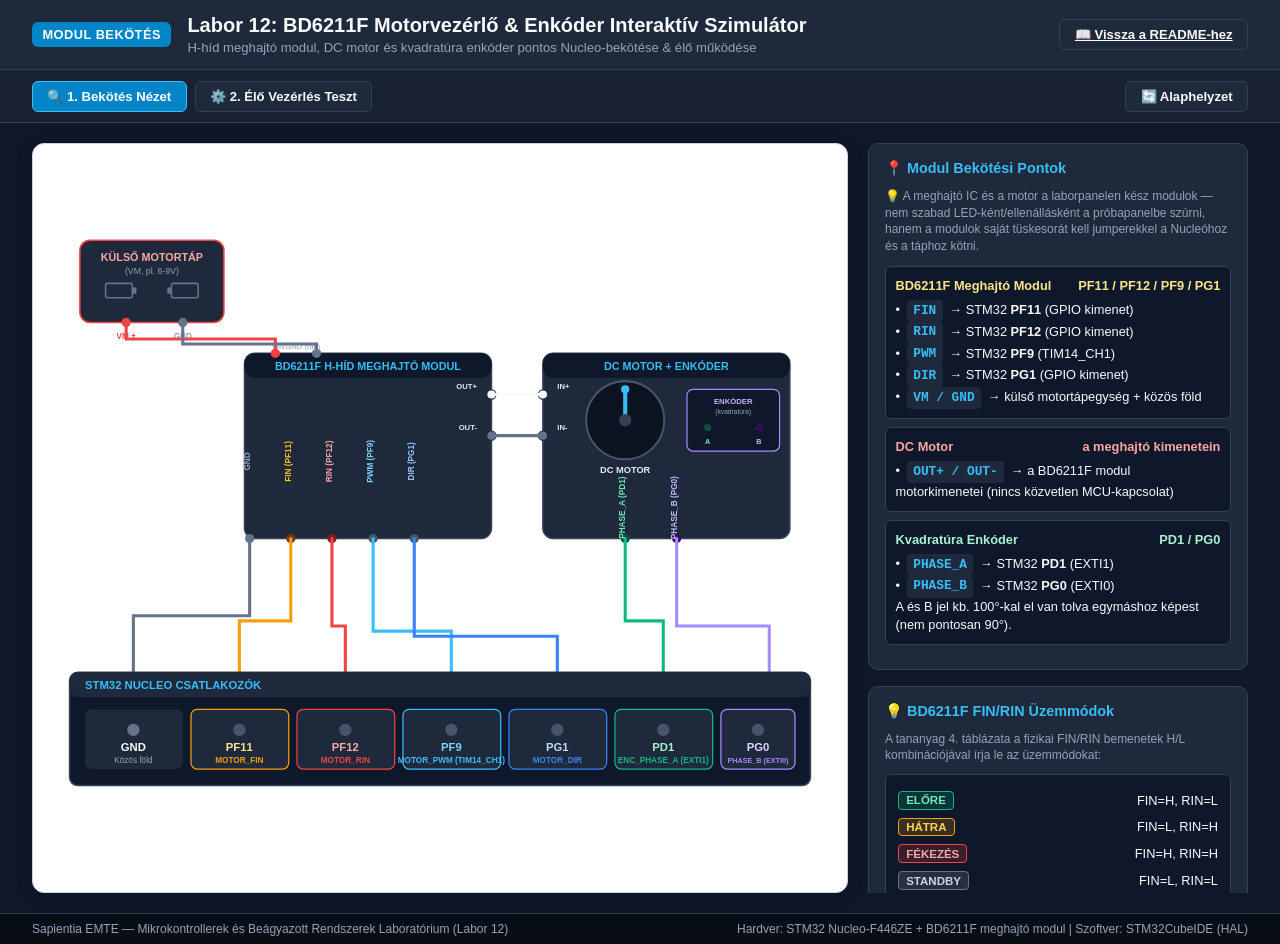
<file: labor_12/breadboard.html>
<!DOCTYPE html>
<html lang="hu">
<head>
  <meta charset="UTF-8">
  <meta name="viewport" content="width=device-width, initial-scale=1.0">
  <title>Labor 12: BD6211F Motorvezérlő &amp; Enkóder Interaktív Bekötés és Szimulátor</title>
  <style>
    :root {
      --bg-dark: #0f172a;
      --panel-bg: #1e293b;
      --card-border: #334155;
      --accent-cyan: #38bdf8;
      --accent-blue: #3b82f6;
      --accent-emerald: #10b981;
      --accent-amber: #f59e0b;
      --accent-rose: #ef4444;
      --accent-violet: #a78bfa;
      --text-main: #f8fafc;
      --text-muted: #94a3b8;
    }

    * {
      box-sizing: border-box;
      margin: 0;
      padding: 0;
    }

    body {
      font-family: -apple-system, BlinkMacSystemFont, "Segoe UI", Roboto, Helvetica, Arial, sans-serif;
      background-color: var(--bg-dark);
      color: var(--text-main);
      min-height: 100vh;
      display: flex;
      flex-direction: column;
    }

    header {
      background: #1e293b;
      border-bottom: 1px solid var(--card-border);
      padding: 0.9rem 2rem;
      display: flex;
      justify-content: space-between;
      align-items: center;
      box-shadow: 0 4px 15px rgba(0,0,0,0.3);
    }

    .header-title {
      display: flex;
      align-items: center;
      gap: 1rem;
    }

    .header-badge {
      background: #0284c7;
      color: white;
      font-weight: 800;
      font-size: 0.8rem;
      padding: 0.3rem 0.65rem;
      border-radius: 6px;
      letter-spacing: 0.5px;
    }

    h1 {
      font-size: 1.25rem;
      font-weight: 700;
    }

    .subtitle {
      color: var(--text-muted);
      font-size: 0.82rem;
      margin-top: 0.15rem;
    }

    .controls-bar {
      background: #182234;
      padding: 0.65rem 2rem;
      border-bottom: 1px solid var(--card-border);
      display: flex;
      flex-wrap: wrap;
      gap: 0.75rem;
      align-items: center;
      justify-content: space-between;
    }

    .btn-group {
      display: flex;
      gap: 0.5rem;
      align-items: center;
      flex-wrap: wrap;
    }

    .btn {
      background: var(--panel-bg);
      border: 1px solid var(--card-border);
      color: var(--text-main);
      padding: 0.45rem 0.9rem;
      font-size: 0.82rem;
      font-weight: 600;
      border-radius: 6px;
      cursor: pointer;
      display: inline-flex;
      align-items: center;
      gap: 0.4rem;
      transition: all 0.15s ease;
    }

    .btn:hover {
      background: #334155;
      border-color: var(--accent-cyan);
    }

    .btn.active {
      background: #0284c7;
      border-color: #38bdf8;
      color: white;
    }

    .btn-action {
      background: #059669;
      border: none;
      color: white;
      padding: 0.45rem 1.1rem;
      border-radius: 6px;
      font-weight: 700;
      cursor: pointer;
      transition: all 0.15s ease;
    }

    .btn-action:hover {
      filter: brightness(1.15);
    }

    .btn-action:active {
      transform: scale(0.97);
    }

    .app-container {
      display: grid;
      grid-template-columns: 1fr 380px;
      flex: 1;
      gap: 1.25rem;
      padding: 1.25rem 2rem;
      overflow: hidden;
    }

    .workspace {
      background: #ffffff;
      border: 1px solid #cbd5e1;
      border-radius: 12px;
      padding: 1rem;
      display: flex;
      flex-direction: column;
      align-items: center;
      justify-content: center;
      position: relative;
      overflow: auto;
      box-shadow: 0 4px 15px rgba(0,0,0,0.2);
    }

    .board-svg-wrap {
      width: 100%;
      max-width: 820px;
    }

    .sidebar {
      display: flex;
      flex-direction: column;
      gap: 1rem;
      overflow-y: auto;
      max-height: calc(100vh - 150px);
    }

    .info-card {
      background: var(--panel-bg);
      border: 1px solid var(--card-border);
      border-radius: 10px;
      padding: 1rem;
    }

    .info-card h3 {
      font-size: 0.9rem;
      font-weight: 700;
      color: var(--accent-cyan);
      margin-bottom: 0.65rem;
      display: flex;
      align-items: center;
      gap: 0.4rem;
    }

    .pos-item {
      background: #0f172a;
      border: 1px solid #334155;
      border-radius: 6px;
      padding: 0.6rem;
      margin-bottom: 0.5rem;
      font-size: 0.8rem;
      line-height: 1.45;
    }

    .pos-header {
      display: flex;
      justify-content: space-between;
      align-items: center;
      font-weight: 800;
      margin-bottom: 0.3rem;
    }

    .pos-header.amber { color: #fde68a; }
    .pos-header.rose { color: #fca5a5; }
    .pos-header.emerald { color: #a7f3d0; }

    .pos-coord {
      display: inline-block;
      background: #1e293b;
      padding: 0.1rem 0.4rem;
      border-radius: 4px;
      font-family: monospace;
      font-weight: 700;
      color: #38bdf8;
      margin: 0 0.2rem;
    }

    .polarity-box {
      background: #0f172a;
      border: 1px solid #334155;
      border-radius: 6px;
      padding: 0.75rem;
      margin-bottom: 0.6rem;
    }

    .polarity-row {
      display: flex;
      align-items: center;
      justify-content: space-between;
      padding: 0.25rem 0;
      font-size: 0.8rem;
    }

    .tag-pill {
      padding: 0.15rem 0.45rem;
      border-radius: 4px;
      font-weight: 700;
      font-size: 0.72rem;
      border: 1px solid;
    }

    .tag-fwd { background: rgba(16, 185, 129, 0.18); color: #6ee7b7; border-color: #10b981; }
    .tag-rev { background: rgba(245, 158, 11, 0.18); color: #fcd34d; border-color: #f59e0b; }
    .tag-brake { background: rgba(239, 68, 68, 0.18); color: #fca5a5; border-color: #ef4444; }
    .tag-standby { background: rgba(148, 163, 184, 0.18); color: #cbd5e1; border-color: #64748b; }

    .state-table {
      width: 100%;
      border-collapse: collapse;
      font-size: 0.8rem;
    }

    .state-table th {
      text-align: left;
      padding: 0.35rem;
      color: var(--text-muted);
      border-bottom: 1px solid #334155;
    }

    .state-table td {
      padding: 0.4rem 0.35rem;
      border-bottom: 1px solid #1e293b;
    }

    .status-dot {
      display: inline-block;
      width: 10px;
      height: 10px;
      border-radius: 50%;
      margin-right: 6px;
      background: #475569;
    }

    .status-dot.on-cyan { background: #38bdf8; box-shadow: 0 0 8px #38bdf8; }
    .status-dot.on-blue { background: #3b82f6; box-shadow: 0 0 8px #3b82f6; }
    .status-dot.on-amber { background: #f59e0b; box-shadow: 0 0 8px #f59e0b; }
    .status-dot.on-emerald { background: #10b981; box-shadow: 0 0 8px #10b981; }
    .status-dot.on-violet { background: #a78bfa; box-shadow: 0 0 8px #a78bfa; }

    .code-monitor {
      background: #090d16;
      border: 1px solid #1e293b;
      border-radius: 6px;
      padding: 0.75rem;
      font-family: monospace;
      font-size: 0.75rem;
      color: #38bdf8;
      line-height: 1.4;
      max-height: 160px;
      overflow-y: auto;
    }

    .hover-tooltip {
      position: absolute;
      background: #0f172a;
      border: 1px solid var(--accent-cyan);
      color: white;
      padding: 0.4rem 0.7rem;
      border-radius: 6px;
      font-size: 0.78rem;
      pointer-events: none;
      display: none;
      max-width: 260px;
      box-shadow: 0 4px 12px rgba(0,0,0,0.5);
      z-index: 100;
    }

    footer {
      background: #090d16;
      border-top: 1px solid var(--card-border);
      padding: 0.5rem 2rem;
      font-size: 0.75rem;
      color: var(--text-muted);
      display: flex;
      justify-content: space-between;
    }

    @media (max-width: 1024px) {
      .app-container {
        grid-template-columns: 1fr;
      }
    }
  </style>
</head>
<body>

  <header>
    <div class="header-title">
      <span class="header-badge">MODUL BEKÖTÉS</span>
      <div>
        <h1>Labor 12: BD6211F Motorvezérlő &amp; Enkóder Interaktív Szimulátor</h1>
        <div class="subtitle">H-híd meghajtó modul, DC motor és kvadratúra enkóder pontos Nucleo-bekötése &amp; élő működése</div>
      </div>
    </div>
    <div class="btn-group">
      <a href="README.md" class="btn">📖 Vissza a README-hez</a>
    </div>
  </header>

  <div class="controls-bar">
    <div class="btn-group">
      <button class="btn active" id="btnModeWiring" onclick="setMode('wiring')">🔍 1. Bekötés Nézet</button>
      <button class="btn" id="btnModeLive" onclick="setMode('live')">⚙️ 2. Élő Vezérlés Teszt</button>
    </div>

    <div class="btn-group">
      <span id="liveReadout" style="font-family: monospace; font-size: 0.85rem; font-weight: 700; color: var(--accent-amber); margin-right: 0.5rem; display: none;">
        Sebesség: <span id="speedVal">0</span>% | Irány: <span id="dirVal">-</span> | Enkóder: <span id="encVal">0</span>
      </span>
      <button class="btn-action" id="btnSpeedUp" onclick="increaseSpeed()" style="display: none;">➕ Sebesség (BTN1 / PE5)</button>
      <button class="btn-action" id="btnStop" onclick="stopMotor()" style="display: none; background:#ef4444;">⏹ Stop (BTN3 / PE3)</button>
      <button class="btn-action" id="btnSpeedDown" onclick="decreaseSpeed()" style="display: none; background:#64748b;">➖ Sebesség (BTN5 / PE4)</button>
      <button class="btn" id="btnReset" onclick="resetSimulation()">🔄 Alaphelyzet</button>
    </div>
  </div>

  <div class="app-container">

    <div class="workspace" id="workspace">
      <div class="hover-tooltip" id="tooltip"></div>

      <div class="board-svg-wrap">
        <svg id="moduleSvg" viewBox="0 0 760 620" width="100%" height="100%" xmlns="http://www.w3.org/2000/svg">
          <defs>
            <filter id="glowCyan" x="-40%" y="-40%" width="180%" height="180%"><feGaussianBlur stdDeviation="6" result="b"/><feMerge><feMergeNode in="b"/><feMergeNode in="SourceGraphic"/></feMerge></filter>
            <filter id="glowAmber" x="-40%" y="-40%" width="180%" height="180%"><feGaussianBlur stdDeviation="6" result="b"/><feMerge><feMergeNode in="b"/><feMergeNode in="SourceGraphic"/></feMerge></filter>
            <filter id="glowRose" x="-40%" y="-40%" width="180%" height="180%"><feGaussianBlur stdDeviation="6" result="b"/><feMerge><feMergeNode in="b"/><feMergeNode in="SourceGraphic"/></feMerge></filter>
            <filter id="glowBlue" x="-40%" y="-40%" width="180%" height="180%"><feGaussianBlur stdDeviation="6" result="b"/><feMerge><feMergeNode in="b"/><feMergeNode in="SourceGraphic"/></feMerge></filter>
            <filter id="glowEmerald" x="-40%" y="-40%" width="180%" height="180%"><feGaussianBlur stdDeviation="6" result="b"/><feMerge><feMergeNode in="b"/><feMergeNode in="SourceGraphic"/></feMerge></filter>
            <filter id="glowViolet" x="-40%" y="-40%" width="180%" height="180%"><feGaussianBlur stdDeviation="6" result="b"/><feMerge><feMergeNode in="b"/><feMergeNode in="SourceGraphic"/></feMerge></filter>
          </defs>

          <!-- ================= EXTERNAL POWER SUPPLY ================= -->
          <g class="comp-supply" data-info="Külső motortápegység (pl. 6-9V/2A): a motor áramigénye messze meghaladja az STM32 lábak 20 mA-es terhelhetőségét, ezért a BD6211F modult mindig külön tápról kell táplálni.">
            <rect x="30" y="40" width="140" height="80" rx="10" fill="#1e293b" stroke="#ef4444" stroke-width="1.5"/>
            <text x="100" y="60" font-size="10.5" font-weight="800" fill="#fca5a5" text-anchor="middle">KÜLSŐ MOTORTÁP</text>
            <text x="100" y="73" font-size="8.5" fill="#94a3b8" text-anchor="middle">(VM, pl. 6-9V)</text>
            <rect x="55" y="82" width="26" height="14" rx="2" fill="none" stroke="#64748b" stroke-width="1.5"/>
            <rect x="81" y="86" width="4" height="6" fill="#64748b"/>
            <rect x="119" y="82" width="26" height="14" rx="2" fill="none" stroke="#64748b" stroke-width="1.5"/>
            <rect x="115" y="86" width="4" height="6" fill="#64748b"/>
            <circle cx="75" cy="120" r="4.5" class="pin-indicator pin-VM" fill="#ef4444"/>
            <text x="75" y="136" font-size="8" font-weight="700" fill="#ef4444" text-anchor="middle">VM +</text>
            <circle cx="130" cy="120" r="4.5" class="pin-indicator pin-GNDPWR" fill="#64748b"/>
            <text x="130" y="136" font-size="8" font-weight="700" fill="#94a3b8" text-anchor="middle">GND</text>
          </g>

          <!-- ================= BD6211F DRIVER MODULE ================= -->
          <g class="comp-driver" data-info="BD6211F H-híd meghajtó modul: FIN/RIN/PWM/DIR vezérlőbemenetek a Nucleo GPIO lábaira, VM+GND a külső tápra, OUT+/OUT- a motorra kötve.">
            <rect x="190" y="150" width="240" height="180" rx="10" fill="#1e293b" stroke="#334155" stroke-width="1.5"/>
            <rect x="190" y="150" width="240" height="24" rx="10" fill="#0f172a"/>
            <text x="310" y="166" font-size="10.5" font-weight="800" fill="#38bdf8" text-anchor="middle">BD6211F H-HÍD MEGHAJTÓ MODUL</text>

            <!-- power in pins (top) -->
            <circle cx="220" cy="150" r="4.5" class="pin-indicator pin-VM" fill="#ef4444"/>
            <circle cx="260" cy="150" r="4.5" class="pin-indicator pin-GNDPWR" fill="#64748b"/>
            <text x="240" y="146" font-size="7.5" fill="#94a3b8" text-anchor="middle">VM/GND (táp)</text>

            <!-- output pins (right) -->
            <circle cx="430" cy="190" r="4.5" fill="#f8fafc" stroke="#1e293b" stroke-width="1"/>
            <text x="416" y="185" font-size="7.5" font-weight="700" fill="#e2e8f0" text-anchor="end">OUT+</text>
            <circle cx="430" cy="230" r="4.5" fill="#64748b" stroke="#1e293b" stroke-width="1"/>
            <text x="416" y="225" font-size="7.5" font-weight="700" fill="#e2e8f0" text-anchor="end">OUT-</text>

            <!-- control pins (bottom, to Nucleo) -->
            <circle cx="195" cy="330" r="4.5" fill="#64748b"/>
            <circle cx="235" cy="330" r="4.5" class="pin-indicator pin-FIN" fill="#78350f"/>
            <circle cx="275" cy="330" r="4.5" class="pin-indicator pin-RIN" fill="#7f1d1d"/>
            <circle cx="315" cy="330" r="4.5" class="pin-indicator pin-PWM" fill="#0c4a6e"/>
            <circle cx="355" cy="330" r="4.5" class="pin-indicator pin-DIR" fill="#1e3a8a"/>

            <text x="195" y="255" font-size="8" font-weight="700" fill="#94a3b8" text-anchor="middle" transform="rotate(-90 195 255)">GND</text>
            <text x="235" y="255" font-size="8" font-weight="700" fill="#fbbf24" text-anchor="middle" transform="rotate(-90 235 255)">FIN (PF11)</text>
            <text x="275" y="255" font-size="8" font-weight="700" fill="#fca5a5" text-anchor="middle" transform="rotate(-90 275 255)">RIN (PF12)</text>
            <text x="315" y="255" font-size="8" font-weight="700" fill="#7dd3fc" text-anchor="middle" transform="rotate(-90 315 255)">PWM (PF9)</text>
            <text x="355" y="255" font-size="8" font-weight="700" fill="#93c5fd" text-anchor="middle" transform="rotate(-90 355 255)">DIR (PG1)</text>
          </g>

          <!-- ================= DC MOTOR + ENCODER MODULE ================= -->
          <g class="comp-motor" data-info="Enkóderes DC mikromotor: OUT+/OUT- a meghajtó modul kimeneteiről kap áramot, a beépített kvadratúra enkóder PHASE_A/PHASE_B jelei a Nucleo EXTI lábaira mennek.">
            <rect x="480" y="150" width="240" height="180" rx="10" fill="#1e293b" stroke="#334155" stroke-width="1.5"/>
            <rect x="480" y="150" width="240" height="24" rx="10" fill="#0f172a"/>
            <text x="600" y="166" font-size="10.5" font-weight="800" fill="#38bdf8" text-anchor="middle">DC MOTOR + ENKÓDER</text>

            <!-- input pins (left, from driver) -->
            <circle cx="480" cy="190" r="4.5" fill="#f8fafc" stroke="#1e293b" stroke-width="1"/>
            <text x="494" y="185" font-size="7.5" font-weight="700" fill="#e2e8f0" text-anchor="start">IN+</text>
            <circle cx="480" cy="230" r="4.5" fill="#64748b" stroke="#1e293b" stroke-width="1"/>
            <text x="494" y="225" font-size="7.5" font-weight="700" fill="#e2e8f0" text-anchor="start">IN-</text>

            <!-- motor body -->
            <circle cx="560" cy="215" r="38" fill="#0b1220" stroke="#475569" stroke-width="2"/>
            <g id="motorShaft" transform="rotate(0 560 215)">
              <line x1="560" y1="215" x2="560" y2="185" stroke="#38bdf8" stroke-width="4" stroke-linecap="round"/>
              <circle cx="560" cy="185" r="4" fill="#38bdf8"/>
            </g>
            <circle cx="560" cy="215" r="6" fill="#334155"/>
            <text x="560" y="266" font-size="9" font-weight="800" fill="#e2e8f0" text-anchor="middle">DC MOTOR</text>

            <!-- encoder sub-block -->
            <rect x="620" y="185" width="90" height="60" rx="6" fill="#0f172a" stroke="#a78bfa" stroke-width="1.2"/>
            <text x="665" y="199" font-size="7.5" font-weight="800" fill="#c4b5fd" text-anchor="middle">ENKÓDER</text>
            <text x="665" y="209" font-size="6.5" fill="#94a3b8" text-anchor="middle">(kvadratúra)</text>
            <circle cx="640" cy="222" r="3.5" class="pin-indicator pin-PHASEA" fill="#064e3b"/>
            <text x="640" y="238" font-size="7" font-weight="700" fill="#6ee7b7" text-anchor="middle">A</text>
            <circle cx="690" cy="222" r="3.5" class="pin-indicator pin-PHASEB" fill="#3b0764"/>
            <text x="690" y="238" font-size="7" font-weight="700" fill="#c4b5fd" text-anchor="middle">B</text>

            <!-- phase pins down to Nucleo dock -->
            <circle cx="560" cy="330" r="4.5" class="pin-indicator pin-PHASEA" fill="#064e3b"/>
            <circle cx="610" cy="330" r="4.5" class="pin-indicator pin-PHASEB" fill="#3b0764"/>
            <text x="560" y="300" font-size="8" font-weight="700" fill="#6ee7b7" text-anchor="middle" transform="rotate(-90 560 300)">PHASE_A (PD1)</text>
            <text x="610" y="300" font-size="8" font-weight="700" fill="#c4b5fd" text-anchor="middle" transform="rotate(-90 610 300)">PHASE_B (PG0)</text>
          </g>

          <!-- ================= WIRES ================= -->
          <!-- supply to driver power pins -->
          <path d="M 75,120 L 75,136 L 220,136 L 220,150" fill="none" stroke="#ef4444" stroke-width="3" stroke-linecap="round"/>
          <path d="M 130,120 L 130,141 L 260,141 L 260,150" fill="none" stroke="#64748b" stroke-width="3" stroke-linecap="round"/>

          <!-- driver output to motor input -->
          <path d="M 430,190 L 480,190" fill="none" stroke="#f8fafc" stroke-width="3" stroke-linecap="round"/>
          <path d="M 430,230 L 480,230" fill="none" stroke="#64748b" stroke-width="3" stroke-linecap="round"/>

          <!-- driver bottom pins down to Nucleo dock -->
          <path d="M 195,330 L 195,405 L 82,405 L 82,460" fill="none" stroke="#64748b" stroke-width="3" stroke-linecap="round"/>
          <path d="M 235,330 L 235,410 L 185,410 L 185,460" fill="none" stroke="#f59e0b" stroke-width="3" stroke-linecap="round"/>
          <path d="M 275,330 L 275,415 L 288,415 L 288,460" fill="none" stroke="#ef4444" stroke-width="3" stroke-linecap="round"/>
          <path d="M 315,330 L 315,420 L 391,420 L 391,460" fill="none" stroke="#38bdf8" stroke-width="3" stroke-linecap="round"/>
          <path d="M 355,330 L 355,425 L 494,425 L 494,460" fill="none" stroke="#3b82f6" stroke-width="3" stroke-linecap="round"/>

          <!-- encoder pins down to Nucleo dock -->
          <path d="M 560,330 L 560,410 L 597,410 L 597,460" fill="none" stroke="#10b981" stroke-width="3" stroke-linecap="round"/>
          <path d="M 610,330 L 610,415 L 700,415 L 700,460" fill="none" stroke="#a78bfa" stroke-width="3" stroke-linecap="round"/>

          <!-- ================= STM32 NUCLEO DOCK ================= -->
          <g transform="translate(20, 460)">
            <rect x="0" y="0" width="720" height="110" rx="8" fill="#0f172a" stroke="#334155" stroke-width="1.5"/>
            <rect x="0" y="0" width="720" height="24" rx="8" fill="#1e293b"/>
            <text x="15" y="16" font-size="11" font-weight="800" fill="#38bdf8">STM32 NUCLEO CSATLAKOZÓK</text>

            <!-- GND -->
            <g transform="translate(15, 36)">
              <rect x="0" y="0" width="95" height="58" rx="6" fill="#1e293b"/>
              <circle cx="47" cy="20" r="6" fill="#64748b"/>
              <text x="47" y="40" font-size="11" font-weight="900" fill="#f8fafc" text-anchor="middle">GND</text>
              <text x="47" y="52" font-size="8" fill="#94a3b8" text-anchor="middle">Közös föld</text>
            </g>

            <!-- PF11 FIN -->
            <g transform="translate(118, 36)">
              <rect x="0" y="0" width="95" height="58" rx="6" fill="#1e293b" stroke="#f59e0b" stroke-width="1.2"/>
              <circle cx="47" cy="20" r="6" class="pin-indicator pin-FIN" fill="#475569"/>
              <text x="47" y="40" font-size="11" font-weight="900" fill="#fde68a" text-anchor="middle">PF11</text>
              <text x="47" y="52" font-size="8" font-weight="700" fill="#f59e0b" text-anchor="middle">MOTOR_FIN</text>
            </g>

            <!-- PF12 RIN -->
            <g transform="translate(221, 36)">
              <rect x="0" y="0" width="95" height="58" rx="6" fill="#1e293b" stroke="#ef4444" stroke-width="1.2"/>
              <circle cx="47" cy="20" r="6" class="pin-indicator pin-RIN" fill="#475569"/>
              <text x="47" y="40" font-size="11" font-weight="900" fill="#fca5a5" text-anchor="middle">PF12</text>
              <text x="47" y="52" font-size="8" font-weight="700" fill="#ef4444" text-anchor="middle">MOTOR_RIN</text>
            </g>

            <!-- PF9 PWM -->
            <g transform="translate(324, 36)">
              <rect x="0" y="0" width="95" height="58" rx="6" fill="#1e293b" stroke="#38bdf8" stroke-width="1.2"/>
              <circle cx="47" cy="20" r="6" class="pin-indicator pin-PWM" fill="#475569"/>
              <text x="47" y="40" font-size="11" font-weight="900" fill="#7dd3fc" text-anchor="middle">PF9</text>
              <text x="47" y="52" font-size="8" font-weight="700" fill="#38bdf8" text-anchor="middle">MOTOR_PWM (TIM14_CH1)</text>
            </g>

            <!-- PG1 DIR -->
            <g transform="translate(427, 36)">
              <rect x="0" y="0" width="95" height="58" rx="6" fill="#1e293b" stroke="#3b82f6" stroke-width="1.2"/>
              <circle cx="47" cy="20" r="6" class="pin-indicator pin-DIR" fill="#475569"/>
              <text x="47" y="40" font-size="11" font-weight="900" fill="#bfdbfe" text-anchor="middle">PG1</text>
              <text x="47" y="52" font-size="8" font-weight="700" fill="#3b82f6" text-anchor="middle">MOTOR_DIR</text>
            </g>

            <!-- PD1 PHASE_A -->
            <g transform="translate(530, 36)">
              <rect x="0" y="0" width="95" height="58" rx="6" fill="#1e293b" stroke="#10b981" stroke-width="1.2"/>
              <circle cx="47" cy="20" r="6" class="pin-indicator pin-PHASEA" fill="#475569"/>
              <text x="47" y="40" font-size="11" font-weight="900" fill="#a7f3d0" text-anchor="middle">PD1</text>
              <text x="47" y="52" font-size="8" font-weight="700" fill="#10b981" text-anchor="middle">ENC_PHASE_A (EXTI1)</text>
            </g>

            <!-- PG0 PHASE_B -->
            <g transform="translate(633, 36)">
              <rect x="0" y="0" width="72" height="58" rx="6" fill="#1e293b" stroke="#a78bfa" stroke-width="1.2"/>
              <circle cx="36" cy="20" r="6" class="pin-indicator pin-PHASEB" fill="#475569"/>
              <text x="36" y="40" font-size="11" font-weight="900" fill="#ddd6fe" text-anchor="middle">PG0</text>
              <text x="36" y="52" font-size="7" font-weight="700" fill="#a78bfa" text-anchor="middle">PHASE_B (EXTI0)</text>
            </g>
          </g>

        </svg>
      </div>
    </div>

    <!-- SIDEBAR WITH CLEAR HTML CARDS -->
    <div class="sidebar">

      <!-- CARD 1: MODULE WIRING POINTS -->
      <div class="info-card">
        <h3>📍 Modul Bekötési Pontok</h3>
        <div style="font-size: 0.75rem; color: var(--text-muted); margin-bottom: 0.7rem; line-height: 1.4;">
          💡 A meghajtó IC és a motor a laborpanelen kész modulok — nem szabad LED-ként/ellenállásként a próbapanelbe szúrni, hanem a modulok saját tüskesorát kell jumperekkel a Nucleóhoz és a táphoz kötni.
        </div>

        <div class="pos-item">
          <div class="pos-header amber">
            <span>BD6211F Meghajtó Modul</span>
            <span>PF11 / PF12 / PF9 / PG1</span>
          </div>
          <div>• <span class="pos-coord">FIN</span> → STM32 <b>PF11</b> (GPIO kimenet)</div>
          <div>• <span class="pos-coord">RIN</span> → STM32 <b>PF12</b> (GPIO kimenet)</div>
          <div>• <span class="pos-coord">PWM</span> → STM32 <b>PF9</b> (TIM14_CH1)</div>
          <div>• <span class="pos-coord">DIR</span> → STM32 <b>PG1</b> (GPIO kimenet)</div>
          <div>• <span class="pos-coord">VM / GND</span> → külső motortápegység + közös föld</div>
        </div>

        <div class="pos-item">
          <div class="pos-header rose">
            <span>DC Motor</span>
            <span>a meghajtó kimenetein</span>
          </div>
          <div>• <span class="pos-coord">OUT+ / OUT-</span> → a BD6211F modul motorkimenetei (nincs közvetlen MCU-kapcsolat)</div>
        </div>

        <div class="pos-item">
          <div class="pos-header emerald">
            <span>Kvadratúra Enkóder</span>
            <span>PD1 / PG0</span>
          </div>
          <div>• <span class="pos-coord">PHASE_A</span> → STM32 <b>PD1</b> (EXTI1)</div>
          <div>• <span class="pos-coord">PHASE_B</span> → STM32 <b>PG0</b> (EXTI0)</div>
          <div>A és B jel kb. 100°-kal el van tolva egymáshoz képest (nem pontosan 90°).</div>
        </div>
      </div>

      <!-- CARD 2: BD6211F MODE TABLE -->
      <div class="info-card">
        <h3>💡 BD6211F FIN/RIN Üzemmódok</h3>
        <div style="font-size: 0.75rem; color: var(--text-muted); margin-bottom: 0.6rem; line-height: 1.4;">
          A tananyag 4. táblázata a fizikai FIN/RIN bemenetek H/L kombinációjával írja le az üzemmódokat:
        </div>
        <div class="polarity-box">
          <div class="polarity-row"><span class="tag-pill tag-fwd">ELŐRE</span><span>FIN=H, RIN=L</span></div>
          <div class="polarity-row"><span class="tag-pill tag-rev">HÁTRA</span><span>FIN=L, RIN=H</span></div>
          <div class="polarity-row"><span class="tag-pill tag-brake">FÉKEZÉS</span><span>FIN=H, RIN=H</span></div>
          <div class="polarity-row"><span class="tag-pill tag-standby">STANDBY</span><span>FIN=L, RIN=L</span></div>
        </div>
        <div style="font-size: 0.73rem; color: var(--text-muted); line-height: 1.4;">
          ⚠️ Ezen a Nucleo-hardveren nincsenek fizikai SW1-SW4 DIP kapcsolók — a FIN/RIN GPIO-kimeneteket (<code>PF11</code>/<code>PF12</code>) a program állítja. Ebben a mintaprojektben (<code>motor.c</code>) e két láb induláskor <b>LOW</b>-ra áll és a kódban nem változik: az irányt és a sebességet a <code>MOTOR_DIR</code> (<code>PG1</code>) GPIO és a <code>MOTOR_PWM</code> (<code>PF9</code>, TIM14_CH1) kitöltési tényezője vezérli — ezt szimulálja az "Élő Vezérlés Teszt" mód is.
        </div>
      </div>

      <!-- CARD 3: LIVE STATE TABLE -->
      <div class="info-card">
        <h3>🗺️ Élő Állapot &amp; Lábkiosztás</h3>
        <table class="state-table">
          <thead>
            <tr>
              <th>Jel</th>
              <th>Pin</th>
              <th>Állapot</th>
            </tr>
          </thead>
          <tbody>
            <tr><td><span class="status-dot" id="dotDIR"></span> MOTOR_DIR</td><td><code>PG1</code></td><td id="txtDIR">LOW (Előre)</td></tr>
            <tr><td><span class="status-dot on-cyan" id="dotPWM"></span> MOTOR_PWM</td><td><code>PF9</code></td><td id="txtPWM">0% kitöltés</td></tr>
            <tr><td><span class="status-dot" id="dotFIN"></span> MOTOR_FIN</td><td><code>PF11</code></td><td>LOW (nem használt)</td></tr>
            <tr><td><span class="status-dot" id="dotRIN"></span> MOTOR_RIN</td><td><code>PF12</code></td><td>LOW (nem használt)</td></tr>
            <tr><td><span class="status-dot" id="dotPHA"></span> PHASE_A</td><td><code>PD1</code></td><td id="txtEnc">Poz.: 0</td></tr>
            <tr><td><span class="status-dot" id="dotPHB"></span> PHASE_B</td><td><code>PG0</code></td><td id="txtRpm">~0 RPM (becsült)</td></tr>
          </tbody>
        </table>
      </div>

      <!-- CARD 4: CODE MONITOR -->
      <div class="info-card">
        <h3>💻 Élő motor.c Kódkövető</h3>
        <div class="code-monitor" id="codeMonitor">
          <span style="color:#64748b;">// Válassz szimulációs módot a fenti gombokkal!</span><br>
          <span style="color:#f43f5e; font-weight:bold;">while</span> (1) {<br>
          &nbsp;&nbsp;<span id="codeTraceText">Motor_setPWMDutyPercent(set_speed_percent);</span><br>
          }
        </div>
      </div>

    </div>

  </div>

  <footer>
    <div>Sapientia EMTE — Mikrokontrollerek és Beágyazott Rendszerek Laboratórium (Labor 12)</div>
    <div>Hardver: STM32 Nucleo-F446ZE + BD6211F meghajtó modul | Szoftver: STM32CubeIDE (HAL)</div>
  </footer>

  <script>
    let currentMode = 'wiring';
    let speedPercent = 0;
    let encoderPosition = 0;
    let shaftAngle = 0;
    let pulseAccum = 0;
    let simInterval = null;

    function clamp(v, lo, hi) { return Math.max(lo, Math.min(hi, v)); }

    function setMode(mode) {
      currentMode = mode;
      clearInterval(simInterval);
      simInterval = null;

      document.getElementById('btnModeWiring').classList.toggle('active', mode === 'wiring');
      document.getElementById('btnModeLive').classList.toggle('active', mode === 'live');

      const liveReadout = document.getElementById('liveReadout');
      const btnUp = document.getElementById('btnSpeedUp');
      const btnStop = document.getElementById('btnStop');
      const btnDown = document.getElementById('btnSpeedDown');
      const monitor = document.getElementById('codeTraceText');

      if (mode === 'wiring') {
        liveReadout.style.display = 'none';
        btnUp.style.display = 'none';
        btnStop.style.display = 'none';
        btnDown.style.display = 'none';
        speedPercent = 0;
        encoderPosition = 0;
        shaftAngle = 0;
        updateAll();
        monitor.innerHTML = `<span style="color:#64748b;">// Bekötés ellenőrzése induláskor:</span><br>HAL_GPIO_WritePin(GPIOF, MOTOR_FIN_Pin|MOTOR_RIN_Pin, GPIO_PIN_RESET);`;
      } else if (mode === 'live') {
        liveReadout.style.display = 'inline-block';
        btnUp.style.display = 'inline-flex';
        btnStop.style.display = 'inline-flex';
        btnDown.style.display = 'inline-flex';
        monitor.innerHTML = `<span style="color:#64748b;">// Élő teszt: BTN1 (PE5) gyorsít, BTN5 (PE4) lassít, BTN3 (PE3) leállít</span><br>Motor_setPWMDutyPercent(set_speed_percent);`;
        simInterval = setInterval(simTick, 40);
      }
    }

    function increaseSpeed() {
      if (currentMode !== 'live') setMode('live');
      speedPercent = clamp(speedPercent + 10, -100, 100);
      traceSpeed();
    }

    function decreaseSpeed() {
      if (currentMode !== 'live') setMode('live');
      speedPercent = clamp(speedPercent - 10, -100, 100);
      traceSpeed();
    }

    function stopMotor() {
      if (currentMode !== 'live') setMode('live');
      speedPercent = 0;
      traceSpeed();
    }

    function traceSpeed() {
      const dirTxt = speedPercent > 0 ? 'Motor_DIR_FORWARD' : (speedPercent < 0 ? 'Motor_DIR_REVERSE' : 'Motor_DIR_FORWARD (0%)');
      document.getElementById('codeTraceText').innerHTML =
        `Motor_setPWMDutyPercent(${speedPercent}); <span style="color:#64748b;">// -&gt; ${dirTxt}, |duty|=${Math.abs(speedPercent)}%</span>`;
    }

    function simTick() {
      const step = speedPercent * 0.9;
      shaftAngle = (shaftAngle + step) % 360;
      const shaft = document.getElementById('motorShaft');
      if (shaft) shaft.setAttribute('transform', `rotate(${shaftAngle.toFixed(1)} 560 215)`);

      if (speedPercent !== 0) {
        pulseAccum += Math.abs(step);
        if (pulseAccum >= 30) {
          pulseAccum -= 30;
          encoderPosition += (speedPercent > 0) ? 1 : -1;
          flashPhase();
        }
      }
      updateAll();
    }

    function flashPhase() {
      document.querySelectorAll('.pin-PHASEA').forEach(el => el.setAttribute('fill', '#10b981'));
      setTimeout(() => document.querySelectorAll('.pin-PHASEA').forEach(el => el.setAttribute('fill', '#064e3b')), 90);
      setTimeout(() => {
        document.querySelectorAll('.pin-PHASEB').forEach(el => el.setAttribute('fill', '#a78bfa'));
        setTimeout(() => document.querySelectorAll('.pin-PHASEB').forEach(el => el.setAttribute('fill', '#3b0764')), 90);
      }, 60);
    }

    function updateAll() {
      document.getElementById('speedVal').textContent = speedPercent;
      document.getElementById('dirVal').textContent = speedPercent > 0 ? 'Előre' : (speedPercent < 0 ? 'Hátra' : 'Áll');
      document.getElementById('encVal').textContent = encoderPosition;

      // DIR pin
      const dirForward = speedPercent >= 0;
      document.querySelectorAll('.pin-DIR').forEach(el => el.setAttribute('fill', speedPercent === 0 ? '#475569' : (dirForward ? '#3b82f6' : '#f59e0b')));
      document.getElementById('dotDIR').className = 'status-dot' + (speedPercent === 0 ? '' : (dirForward ? ' on-blue' : ' on-amber'));
      document.getElementById('txtDIR').textContent = speedPercent === 0 ? 'LOW (Előre, állva)' : (dirForward ? 'LOW (Előre)' : 'HIGH (Hátra)');

      // PWM pin
      const duty = Math.abs(speedPercent);
      document.querySelectorAll('.pin-PWM').forEach(el => {
        el.setAttribute('fill', duty > 0 ? '#38bdf8' : '#475569');
        el.setAttribute('opacity', duty > 0 ? (0.4 + duty / 100 * 0.6).toFixed(2) : '1');
      });
      document.getElementById('txtPWM').textContent = duty + '% kitöltés';

      // encoder readout
      document.getElementById('txtEnc').textContent = 'Poz.: ' + encoderPosition;
      const rpmEstimate = Math.round((duty / 100) * 45);
      document.getElementById('txtRpm').textContent = '~' + rpmEstimate + ' RPM (becsült)';

      document.getElementById('dotFIN').className = 'status-dot';
      document.getElementById('dotRIN').className = 'status-dot';
      document.getElementById('dotPHA').className = 'status-dot' + (duty > 0 ? ' on-emerald' : '');
      document.getElementById('dotPHB').className = 'status-dot' + (duty > 0 ? ' on-violet' : '');
    }

    function resetSimulation() {
      setMode('wiring');
    }

    function initTooltips() {
      const tooltip = document.getElementById('tooltip');
      document.querySelectorAll('[data-info]').forEach(el => {
        el.addEventListener('mousemove', (e) => {
          tooltip.style.display = 'block';
          tooltip.textContent = el.getAttribute('data-info');
          tooltip.style.left = (e.pageX + 15) + 'px';
          tooltip.style.top = (e.pageY + 15) + 'px';
        });
        el.addEventListener('mouseleave', () => tooltip.style.display = 'none');
      });
    }

    window.addEventListener('DOMContentLoaded', () => {
      initTooltips();
      updateAll();
    });
  </script>
</body>
</html>
</file>
<file: docs/style.css>
/* ==============================================================================
   Sapientia EMTE - Mikroprocesszoros Rendszerek Labor Portál CSS
   Modern, responsive, sleek tech design system
   ============================================================================== */

@import url('https://fonts.googleapis.com/css2?family=JetBrains+Mono:wght@400;500;600&family=Plus+Jakarta+Sans:wght@400;500;600;700;800&display=swap');

:root {
  --bg-primary: #0b0f19;
  --bg-secondary: #111827;
  --bg-card: rgba(17, 24, 39, 0.75);
  --bg-card-hover: rgba(31, 41, 55, 0.85);
  --border-color: rgba(255, 255, 255, 0.08);
  --border-color-glow: rgba(56, 189, 248, 0.3);

  --text-main: #f8fafc;
  --text-muted: #94a3b8;
  --text-dim: #64748b;

  --accent-cyan: #06b6d4;
  --accent-blue: #3b82f6;
  --accent-indigo: #6366f1;
  --accent-emerald: #10b981;
  --accent-amber: #f59e0b;
  --accent-rose: #f43f5e;

  --font-sans: 'Plus Jakarta Sans', -apple-system, BlinkMacSystemFont, 'Segoe UI', Roboto, sans-serif;
  --font-mono: 'JetBrains Mono', monospace;

  --radius-sm: 8px;
  --radius-md: 14px;
  --radius-lg: 20px;

  --shadow-subtle: 0 4px 20px rgba(0, 0, 0, 0.25);
  --shadow-glow: 0 0 30px rgba(14, 165, 233, 0.15);
  --transition: all 0.25s cubic-bezier(0.16, 1, 0.3, 1);
}

* {
  box-sizing: border-box;
  margin: 0;
  padding: 0;
}

html {
  scroll-behavior: smooth;
  color-scheme: dark;
}

body {
  font-family: var(--font-sans);
  background-color: var(--bg-primary);
  color: var(--text-main);
  line-height: 1.6;
  background-image: 
    radial-gradient(circle at 15% 15%, rgba(14, 165, 233, 0.08) 0%, transparent 40%),
    radial-gradient(circle at 85% 65%, rgba(99, 102, 241, 0.08) 0%, transparent 40%);
  background-attachment: fixed;
  min-height: 100vh;
}

/* ================= NAV ================= */
.navbar {
  position: sticky;
  top: 0;
  z-index: 100;
  backdrop-filter: blur(16px);
  background: rgba(11, 15, 25, 0.85);
  border-bottom: 1px solid var(--border-color);
  padding: 0.85rem 2rem;
  display: flex;
  justify-content: space-between;
  align-items: center;
}

.nav-brand {
  display: flex;
  align-items: center;
  gap: 0.75rem;
  text-decoration: none;
  color: var(--text-main);
  font-weight: 800;
  font-size: 1.15rem;
}

.nav-badge {
  background: linear-gradient(135deg, var(--accent-cyan), var(--accent-blue));
  color: #fff;
  font-size: 0.75rem;
  font-weight: 700;
  padding: 0.2rem 0.6rem;
  border-radius: 999px;
  text-transform: uppercase;
  letter-spacing: 0.05em;
}

.nav-links {
  display: flex;
  gap: 1.5rem;
  list-style: none;
}

.nav-links a {
  text-decoration: none;
  color: var(--text-muted);
  font-size: 0.95rem;
  font-weight: 600;
  transition: var(--transition);
  padding: 0.4rem 0.75rem;
  border-radius: var(--radius-sm);
}

.nav-links a:hover,
.nav-links a.active {
  color: var(--text-main);
  background: rgba(255, 255, 255, 0.06);
}

/* ================= CONTAINER ================= */
.container {
  max-width: 1200px;
  margin: 0 auto;
  padding: 2.5rem 1.5rem;
}

/* ================= HERO ================= */
.hero {
  text-align: center;
  padding: 4rem 1rem 3rem;
  max-width: 860px;
  margin: 0 auto;
}

.hero-subtitle {
  display: inline-flex;
  align-items: center;
  gap: 0.5rem;
  padding: 0.35rem 1rem;
  border-radius: 999px;
  background: rgba(56, 189, 248, 0.1);
  border: 1px solid rgba(56, 189, 248, 0.25);
  color: var(--accent-cyan);
  font-size: 0.85rem;
  font-weight: 700;
  margin-bottom: 1.5rem;
  letter-spacing: 0.05em;
  text-transform: uppercase;
}

.hero h1 {
  font-size: 3rem;
  font-weight: 800;
  line-height: 1.15;
  margin-bottom: 1.25rem;
  background: linear-gradient(135deg, #ffffff 30%, #94a3b8 100%);
  -webkit-background-clip: text;
  -webkit-text-fill-color: transparent;
}

.hero p {
  font-size: 1.15rem;
  color: var(--text-muted);
  line-height: 1.7;
  margin-bottom: 2rem;
}

.hero-tags {
  display: flex;
  justify-content: center;
  flex-wrap: wrap;
  gap: 0.75rem;
}

.tag {
  background: var(--bg-secondary);
  border: 1px solid var(--border-color);
  padding: 0.4rem 0.9rem;
  border-radius: var(--radius-sm);
  font-size: 0.85rem;
  color: var(--text-muted);
  font-family: var(--font-mono);
  display: inline-flex;
  align-items: center;
  gap: 0.4rem;
  text-decoration: none;
  transition: var(--transition);
}

a.tag:hover, .tag:hover {
  background: rgba(255, 255, 255, 0.08);
  border-color: var(--accent-cyan);
  color: var(--text-main);
  transform: translateY(-2px);
  box-shadow: 0 4px 14px rgba(6, 182, 212, 0.2);
}

.tag-highlight {
  background: rgba(6, 182, 212, 0.1);
  border-color: rgba(6, 182, 212, 0.35);
  color: var(--accent-cyan);
}

.tag-highlight:hover {
  background: rgba(6, 182, 212, 0.22);
  border-color: var(--accent-cyan);
  color: #fff;
}


/* ================= SECTIONS ================= */
section {
  padding: 3.5rem 0;
  border-bottom: 1px solid var(--border-color);
}

section:last-of-type {
  border-bottom: none;
}

.section-header {
  margin-bottom: 2.5rem;
}

.section-header h2 {
  font-size: 2rem;
  font-weight: 700;
  color: #fff;
  display: flex;
  align-items: center;
  gap: 0.75rem;
}

.section-header p {
  color: var(--text-muted);
  font-size: 1rem;
  margin-top: 0.4rem;
}

/* ================= CARDS GRID ================= */
.grid-2 {
  display: grid;
  grid-template-columns: repeat(auto-fit, minmax(320px, 1fr));
  gap: 1.5rem;
}

.grid-3 {
  display: grid;
  grid-template-columns: repeat(auto-fit, minmax(280px, 1fr));
  gap: 1.5rem;
}

.card {
  background: var(--bg-card);
  border: 1px solid var(--border-color);
  border-radius: var(--radius-md);
  padding: 1.75rem;
  transition: var(--transition);
  position: relative;
  overflow: hidden;
  backdrop-filter: blur(10px);
}

.card:hover {
  transform: translateY(-3px);
  border-color: var(--border-color-glow);
  box-shadow: var(--shadow-glow);
}

.card-icon {
  width: 44px;
  height: 44px;
  border-radius: var(--radius-sm);
  background: rgba(14, 165, 233, 0.12);
  color: var(--accent-cyan);
  display: flex;
  align-items: center;
  justify-content: center;
  font-size: 1.4rem;
  margin-bottom: 1.25rem;
}

.card h3 {
  font-size: 1.25rem;
  font-weight: 700;
  margin-bottom: 0.75rem;
  color: #fff;
}

.card p, .card li {
  color: var(--text-muted);
  font-size: 0.95rem;
  line-height: 1.6;
}

.card ul {
  padding-left: 1.25rem;
  margin-top: 0.5rem;
}

.card li {
  margin-bottom: 0.4rem;
}

/* Specific Cards Accents */
.card.accent-rose .card-icon { background: rgba(244, 63, 94, 0.15); color: var(--accent-rose); }
.card.accent-amber .card-icon { background: rgba(245, 158, 11, 0.15); color: var(--accent-amber); }
.card.accent-emerald .card-icon { background: rgba(16, 185, 129, 0.15); color: var(--accent-emerald); }
.card.accent-indigo .card-icon { background: rgba(99, 102, 241, 0.15); color: var(--accent-indigo); }

/* ================= GRADING SECTION ================= */
.grading-container {
  max-width: 900px;
  margin: 0 auto;
}

.grading-table {
  width: 100%;
  border-collapse: collapse;
  background: var(--bg-card);
  border-radius: var(--radius-md);
  overflow: hidden;
  border: 1px solid var(--border-color);
}

.grading-table th, .grading-table td {
  padding: 1rem 1.25rem;
  text-align: left;
  border-bottom: 1px solid var(--border-color);
  font-size: 0.95rem;
}

.grading-table th {
  background: rgba(255, 255, 255, 0.04);
  font-weight: 700;
  color: #fff;
}

.grading-table tr:last-child td {
  border-bottom: none;
}

.badge-grade {
  display: inline-block;
  padding: 0.2rem 0.6rem;
  border-radius: var(--radius-sm);
  font-weight: 700;
  font-size: 0.85rem;
}
.badge-grade.g5 { background: rgba(16, 185, 129, 0.2); color: var(--accent-emerald); }
.badge-grade.g4 { background: rgba(56, 189, 248, 0.2); color: var(--accent-cyan); }
.badge-grade.g3 { background: rgba(245, 158, 11, 0.2); color: var(--accent-amber); }
.badge-grade.g2 { background: rgba(244, 63, 94, 0.2); color: var(--accent-rose); }

/* Calculator */
.calc-card {
  background: linear-gradient(145deg, rgba(17, 24, 39, 0.9), rgba(30, 41, 59, 0.7));
  border: 1px solid rgba(56, 189, 248, 0.3);
  border-radius: var(--radius-md);
  padding: 1.75rem;
}

.calc-title {
  font-size: 1.2rem;
  font-weight: 700;
  margin-bottom: 1.25rem;
  display: flex;
  align-items: center;
  gap: 0.5rem;
}

.input-group {
  margin-bottom: 1.1rem;
}

.input-group label {
  display: flex;
  justify-content: space-between;
  font-size: 0.9rem;
  color: var(--text-muted);
  margin-bottom: 0.4rem;
}

.input-group input[type="range"] {
  width: 100%;
  accent-color: var(--accent-cyan);
}

.calc-result-box {
  margin-top: 1.5rem;
  padding: 1.25rem;
  background: rgba(11, 15, 25, 0.7);
  border-radius: var(--radius-sm);
  border: 1px solid var(--border-color);
  text-align: center;
}

.calc-total-points {
  font-size: 1.8rem;
  font-weight: 800;
  color: var(--accent-cyan);
}

.calc-final-grade {
  font-size: 1.1rem;
  font-weight: 700;
  color: #fff;
  margin-top: 0.25rem;
}

/* ================= SCHEDULE / TIMELINE ================= */
.schedule-grid {
  display: grid;
  grid-template-columns: repeat(auto-fill, minmax(340px, 1fr));
  gap: 1.5rem;
}

.lab-item {
  background: var(--bg-card);
  border: 1px solid var(--border-color);
  border-radius: var(--radius-md);
  padding: 1.5rem;
  transition: var(--transition);
  display: flex;
  flex-direction: column;
}

.lab-item:hover {
  transform: translateY(-2px);
  border-color: rgba(56, 189, 248, 0.3);
}

.lab-header {
  display: flex;
  justify-content: space-between;
  align-items: center;
  margin-bottom: 0.75rem;
}

.lab-num {
  font-family: var(--font-mono);
  font-size: 0.8rem;
  font-weight: 700;
  color: var(--accent-cyan);
  background: rgba(6, 182, 212, 0.1);
  padding: 0.2rem 0.6rem;
  border-radius: var(--radius-sm);
}

.lab-badge {
  font-size: 0.75rem;
  font-weight: 600;
  color: var(--text-dim);
}

.lab-title {
  font-size: 1.15rem;
  font-weight: 700;
  color: #fff;
  margin-bottom: 0.5rem;
}

.lab-desc {
  font-size: 0.9rem;
  color: var(--text-muted);
  line-height: 1.5;
  flex-grow: 1;
  margin-bottom: 1.25rem;
}

.lab-meta {
  border-top: 1px solid var(--border-color);
  padding-top: 1rem;
  display: flex;
  justify-content: space-between;
  align-items: center;
}

.lab-folder {
  font-family: var(--font-mono);
  font-size: 0.75rem;
  color: var(--text-dim);
}

.btn-link {
  font-size: 0.85rem;
  font-weight: 600;
  color: var(--accent-cyan);
  text-decoration: none;
  display: flex;
  align-items: center;
  gap: 0.3rem;
  transition: var(--transition);
}

.btn-link:hover {
  color: #fff;
  text-decoration: underline;
}

/* ================= GIT GUIDE ================= */
.step-list {
  display: flex;
  flex-direction: column;
  gap: 1.5rem;
}

.step-card {
  background: var(--bg-card);
  border: 1px solid var(--border-color);
  border-radius: var(--radius-md);
  padding: 1.5rem;
}

.step-header {
  display: flex;
  align-items: center;
  gap: 0.75rem;
  margin-bottom: 0.75rem;
}

.step-number {
  width: 32px;
  height: 32px;
  border-radius: 50%;
  background: linear-gradient(135deg, var(--accent-cyan), var(--accent-blue));
  color: #fff;
  font-weight: 800;
  display: flex;
  align-items: center;
  justify-content: center;
  font-size: 0.9rem;
}

.step-title {
  font-size: 1.15rem;
  font-weight: 700;
  color: #fff;
}

.step-card p {
  color: var(--text-muted);
  font-size: 0.95rem;
  margin-bottom: 0.85rem;
}

.code-block {
  position: relative;
  background: #060911;
  border: 1px solid rgba(255, 255, 255, 0.08);
  border-radius: var(--radius-sm);
  padding: 1rem 1.25rem;
  font-family: var(--font-mono);
  font-size: 0.88rem;
  color: #38bdf8;
  overflow-x: auto;
  margin-top: 0.5rem;
}

.code-block code {
  white-space: pre-wrap;
  word-break: break-all;
}

.copy-btn {
  position: absolute;
  top: 0.6rem;
  right: 0.6rem;
  background: rgba(255, 255, 255, 0.1);
  border: none;
  border-radius: var(--radius-sm);
  color: var(--text-muted);
  padding: 0.35rem 0.65rem;
  font-size: 0.75rem;
  cursor: pointer;
  font-weight: 600;
  transition: var(--transition);
}

.copy-btn:hover {
  background: rgba(255, 255, 255, 0.2);
  color: #fff;
}

.copy-btn.copied {
  background: var(--accent-emerald);
  color: #fff;
}

/* ================= GIT CHEAT SHEET ================= */
.cheatsheet-block {
  margin-top: 2rem;
  background: var(--bg-card);
  border: 1px solid var(--border-color);
  border-radius: var(--radius-lg);
  padding: 1.75rem;
}

.cheatsheet-header {
  display: flex;
  justify-content: space-between;
  align-items: flex-start;
  flex-wrap: wrap;
  gap: 1rem;
  margin-bottom: 1.5rem;
  padding-bottom: 1.25rem;
  border-bottom: 1px solid var(--border-color);
}

.cheatsheet-header h3 {
  font-size: 1.25rem;
  font-weight: 700;
  color: #fff;
  margin-bottom: 0.35rem;
}

.cheatsheet-header p {
  color: var(--text-muted);
  font-size: 0.9rem;
  max-width: 520px;
}

.cheatsheet-links {
  display: flex;
  flex-wrap: wrap;
  gap: 0.75rem;
}

.cheatsheet-grid {
  display: grid;
  grid-template-columns: repeat(auto-fit, minmax(300px, 1fr));
  gap: 1.25rem;
}

.cheat-category {
  background: rgba(255, 255, 255, 0.03);
  border: 1px solid var(--border-color);
  border-radius: var(--radius-md);
  padding: 1.1rem 1.25rem;
  transition: var(--transition);
}

.cheat-category:hover {
  border-color: rgba(6, 182, 212, 0.3);
  background: rgba(255, 255, 255, 0.045);
}

.cheat-category h4 {
  font-size: 0.95rem;
  font-weight: 700;
  color: var(--accent-cyan);
  margin-bottom: 0.75rem;
}

.cheat-item {
  display: flex;
  flex-direction: column;
  gap: 0.15rem;
  padding: 0.5rem 0;
  border-bottom: 1px dashed rgba(255, 255, 255, 0.06);
}

.cheat-item:last-child {
  border-bottom: none;
  padding-bottom: 0;
}

.cheat-item code {
  font-family: var(--font-mono);
  font-size: 0.82rem;
  color: #38bdf8;
  background: rgba(0, 0, 0, 0.35);
  padding: 0.15rem 0.45rem;
  border-radius: 4px;
  width: fit-content;
}

.cheat-item span {
  font-size: 0.82rem;
  color: var(--text-muted);
  line-height: 1.4;
}

/* ================= FOOTER ================= */
footer {
  text-align: center;
  padding: 3rem 1.5rem;
  color: var(--text-dim);
  font-size: 0.9rem;
  border-top: 1px solid var(--border-color);
}

footer a {
  color: var(--accent-cyan);
  text-decoration: none;
}

footer a:hover {
  text-decoration: underline;
}

/* ================= FEJLESZTŐI KÁRTYA & DIAGRAMOK ================= */
.board-card {
  background: linear-gradient(135deg, rgba(17, 24, 39, 0.85) 0%, rgba(15, 23, 42, 0.95) 100%);
  border: 1px solid rgba(6, 182, 212, 0.25);
  box-shadow: 0 10px 30px rgba(0, 0, 0, 0.4), 0 0 20px rgba(6, 182, 212, 0.08);
  padding: 2rem;
  border-radius: var(--radius-lg);
}

.board-overview-grid {
  display: grid;
  grid-template-columns: 280px 1fr;
  gap: 2.5rem;
  align-items: start;
}

.board-image-wrap {
  position: relative;
  border-radius: var(--radius-md);
  overflow: hidden;
  border: 1px solid rgba(255, 255, 255, 0.12);
  background: #000;
  box-shadow: 0 8px 24px rgba(0, 0, 0, 0.5);
}

.board-photo {
  width: 100%;
  height: auto;
  display: block;
  transition: transform 0.3s ease;
}

.board-photo:hover {
  transform: scale(1.03);
}

.board-photo-badge {
  position: absolute;
  bottom: 0.75rem;
  left: 0.75rem;
  background: rgba(11, 15, 25, 0.85);
  backdrop-filter: blur(8px);
  color: var(--accent-cyan);
  font-size: 0.75rem;
  font-weight: 700;
  padding: 0.25rem 0.6rem;
  border-radius: 6px;
  border: 1px solid rgba(6, 182, 212, 0.3);
}

.board-chip-title {
  margin-bottom: 0.75rem;
}

.chip-label {
  display: inline-block;
  font-size: 0.75rem;
  font-weight: 700;
  text-transform: uppercase;
  letter-spacing: 0.08em;
  color: var(--accent-cyan);
  margin-bottom: 0.25rem;
}

.board-chip-title h3 {
  font-size: 1.5rem;
  font-weight: 800;
  color: var(--text-main);
}

.board-summary {
  color: var(--text-muted);
  font-size: 0.95rem;
  margin-bottom: 1.5rem;
  line-height: 1.6;
}

.specs-grid {
  display: grid;
  grid-template-columns: repeat(auto-fit, minmax(240px, 1fr));
  gap: 1rem;
  margin-bottom: 1.5rem;
}

.spec-item {
  display: flex;
  align-items: flex-start;
  gap: 0.75rem;
  background: rgba(255, 255, 255, 0.03);
  border: 1px solid var(--border-color);
  padding: 0.75rem 1rem;
  border-radius: var(--radius-sm);
  transition: var(--transition);
}

.spec-item:hover {
  background: rgba(255, 255, 255, 0.06);
  border-color: rgba(6, 182, 212, 0.3);
}

.spec-icon {
  font-size: 1.3rem;
  line-height: 1;
}

.spec-item strong {
  display: block;
  font-size: 0.9rem;
  color: var(--text-main);
  margin-bottom: 0.15rem;
}

.spec-item small {
  display: block;
  font-size: 0.78rem;
  color: var(--text-muted);
}

.doc-links {
  display: flex;
  flex-wrap: wrap;
  gap: 0.75rem;
  margin-top: 1rem;
}

.btn {
  display: inline-flex;
  align-items: center;
  gap: 0.5rem;
  padding: 0.55rem 1.1rem;
  border-radius: var(--radius-sm);
  font-size: 0.85rem;
  font-weight: 600;
  text-decoration: none;
  transition: var(--transition);
}

.btn-primary {
  background: linear-gradient(135deg, var(--accent-cyan), var(--accent-blue));
  color: #fff;
  box-shadow: 0 4px 14px rgba(6, 182, 212, 0.3);
}

.btn-primary:hover {
  transform: translateY(-1px);
  box-shadow: 0 6px 20px rgba(6, 182, 212, 0.45);
}

.btn-secondary {
  background: rgba(255, 255, 255, 0.06);
  color: var(--text-main);
  border: 1px solid var(--border-color);
}

.btn-secondary:hover {
  background: rgba(255, 255, 255, 0.12);
  border-color: rgba(255, 255, 255, 0.25);
  transform: translateY(-1px);
}

.diagram-section-card {
  background: var(--bg-card);
  border: 1px solid var(--border-color);
  border-radius: var(--radius-lg);
  padding: 1.75rem;
  margin-top: 1.5rem;
}

.diagram-tabs-header {
  display: flex;
  justify-content: space-between;
  align-items: center;
  flex-wrap: wrap;
  gap: 1rem;
  margin-bottom: 1.5rem;
  padding-bottom: 1rem;
  border-bottom: 1px solid var(--border-color);
}

.tab-title-group h3 {
  font-size: 1.15rem;
  font-weight: 700;
  color: var(--text-main);
}

.tab-title-group p {
  font-size: 0.85rem;
  color: var(--text-muted);
}

.diagram-tabs {
  display: flex;
  background: rgba(0, 0, 0, 0.3);
  padding: 0.3rem;
  border-radius: 999px;
  border: 1px solid var(--border-color);
  gap: 0.25rem;
}

.diagram-tab-btn {
  background: transparent;
  border: none;
  color: var(--text-muted);
  font-size: 0.85rem;
  font-weight: 600;
  padding: 0.45rem 1rem;
  border-radius: 999px;
  cursor: pointer;
  transition: var(--transition);
}

.diagram-tab-btn:hover {
  color: var(--text-main);
}

.diagram-tab-btn.active {
  background: var(--accent-cyan);
  color: #0b0f19;
  font-weight: 700;
  box-shadow: 0 2px 10px rgba(6, 182, 212, 0.35);
}

.panel-desc-alert {
  background: rgba(14, 165, 233, 0.08);
  border: 1px solid rgba(14, 165, 233, 0.25);
  border-radius: var(--radius-sm);
  padding: 0.85rem 1.1rem;
  font-size: 0.9rem;
  color: var(--text-main);
  margin-bottom: 1.5rem;
  line-height: 1.5;
}

.panel-desc-alert strong {
  color: var(--accent-cyan);
}

.diagram-grid {
  display: grid;
  grid-template-columns: 1fr 1fr;
  gap: 1.5rem;
}

.diagram-box {
  background: rgba(0, 0, 0, 0.25);
  border: 1px solid var(--border-color);
  border-radius: var(--radius-md);
  overflow: hidden;
  display: flex;
  flex-direction: column;
}

.diagram-box-header {
  display: flex;
  justify-content: space-between;
  align-items: center;
  padding: 0.75rem 1rem;
  background: rgba(255, 255, 255, 0.03);
  border-bottom: 1px solid var(--border-color);
}

.diagram-box-header h4 {
  font-size: 0.9rem;
  font-weight: 700;
  color: var(--text-main);
}

.zoom-link {
  color: var(--accent-cyan);
  font-size: 0.8rem;
  text-decoration: none;
  font-weight: 600;
  padding: 0.2rem 0.5rem;
  border-radius: 4px;
  background: rgba(6, 182, 212, 0.1);
  transition: var(--transition);
}

.zoom-link:hover {
  background: rgba(6, 182, 212, 0.2);
  text-decoration: none;
}

.diagram-img-wrap {
  padding: 0.5rem;
  background: #ffffff;
  display: flex;
  align-items: center;
  justify-content: center;
  min-height: 250px;
}

.diagram-img-wrap img {
  width: 100%;
  height: auto;
  display: block;
  object-fit: contain;
}

.table-responsive {
  width: 100%;
  overflow-x: auto;
}

.pin-mapping-table {
  width: 100%;
  border-collapse: collapse;
  font-size: 0.9rem;
}

.pin-mapping-table th {
  background: rgba(255, 255, 255, 0.05);
  color: var(--text-muted);
  font-weight: 600;
  text-align: left;
  padding: 0.85rem 1rem;
  border-bottom: 1px solid var(--border-color);
  font-size: 0.82rem;
  text-transform: uppercase;
  letter-spacing: 0.05em;
}

.pin-mapping-table td {
  padding: 0.85rem 1rem;
  border-bottom: 1px solid rgba(255, 255, 255, 0.04);
  vertical-align: middle;
}

.pin-mapping-table tr:hover td {
  background: rgba(255, 255, 255, 0.02);
}

.pin-mapping-table code {
  font-family: var(--font-mono);
  background: rgba(0, 0, 0, 0.4);
  color: var(--accent-cyan);
  padding: 0.2rem 0.45rem;
  border-radius: 4px;
  font-size: 0.85rem;
}

.pin-badge {
  display: inline-flex;
  align-items: center;
  gap: 0.4rem;
  font-weight: 700;
  font-size: 0.8rem;
  padding: 0.25rem 0.6rem;
  border-radius: 6px;
}

.pin-badge.led-green { background: rgba(16, 185, 129, 0.15); color: #34d399; border: 1px solid rgba(16, 185, 129, 0.3); }
.pin-badge.led-blue { background: rgba(59, 130, 246, 0.15); color: #60a5fa; border: 1px solid rgba(59, 130, 246, 0.3); }
.pin-badge.led-red { background: rgba(244, 63, 94, 0.15); color: #fb7185; border: 1px solid rgba(244, 63, 94, 0.3); }
.pin-badge.button-blue { background: rgba(99, 102, 241, 0.15); color: #a5b4fc; border: 1px solid rgba(99, 102, 241, 0.3); }
.pin-badge.uart { background: rgba(245, 158, 11, 0.15); color: #fbbf24; border: 1px solid rgba(245, 158, 11, 0.3); }
.pin-badge.i2c { background: rgba(6, 182, 212, 0.15); color: #22d3ee; border: 1px solid rgba(6, 182, 212, 0.3); }
.pin-badge.spi { background: rgba(168, 85, 247, 0.15); color: #c084fc; border: 1px solid rgba(168, 85, 247, 0.3); }
.pin-badge.adc { background: rgba(236, 72, 153, 0.15); color: #f472b6; border: 1px solid rgba(236, 72, 153, 0.3); }
.pin-badge.dac { background: rgba(34, 197, 94, 0.15); color: #4ade80; border: 1px solid rgba(34, 197, 94, 0.3); }

/* Responsiveness */
@media (max-width: 900px) {
  .board-overview-grid {
    grid-template-columns: 1fr;
    gap: 1.5rem;
  }
  .board-image-wrap {
    max-width: 320px;
    margin: 0 auto;
  }
  .diagram-grid {
    grid-template-columns: 1fr;
  }
}

@media (max-width: 768px) {
  .hero h1 { font-size: 2.2rem; }
  .navbar { flex-direction: column; gap: 1rem; }
  .nav-links { flex-wrap: wrap; justify-content: center; }
  .diagram-tabs-header { flex-direction: column; align-items: flex-start; }
}
</file>
